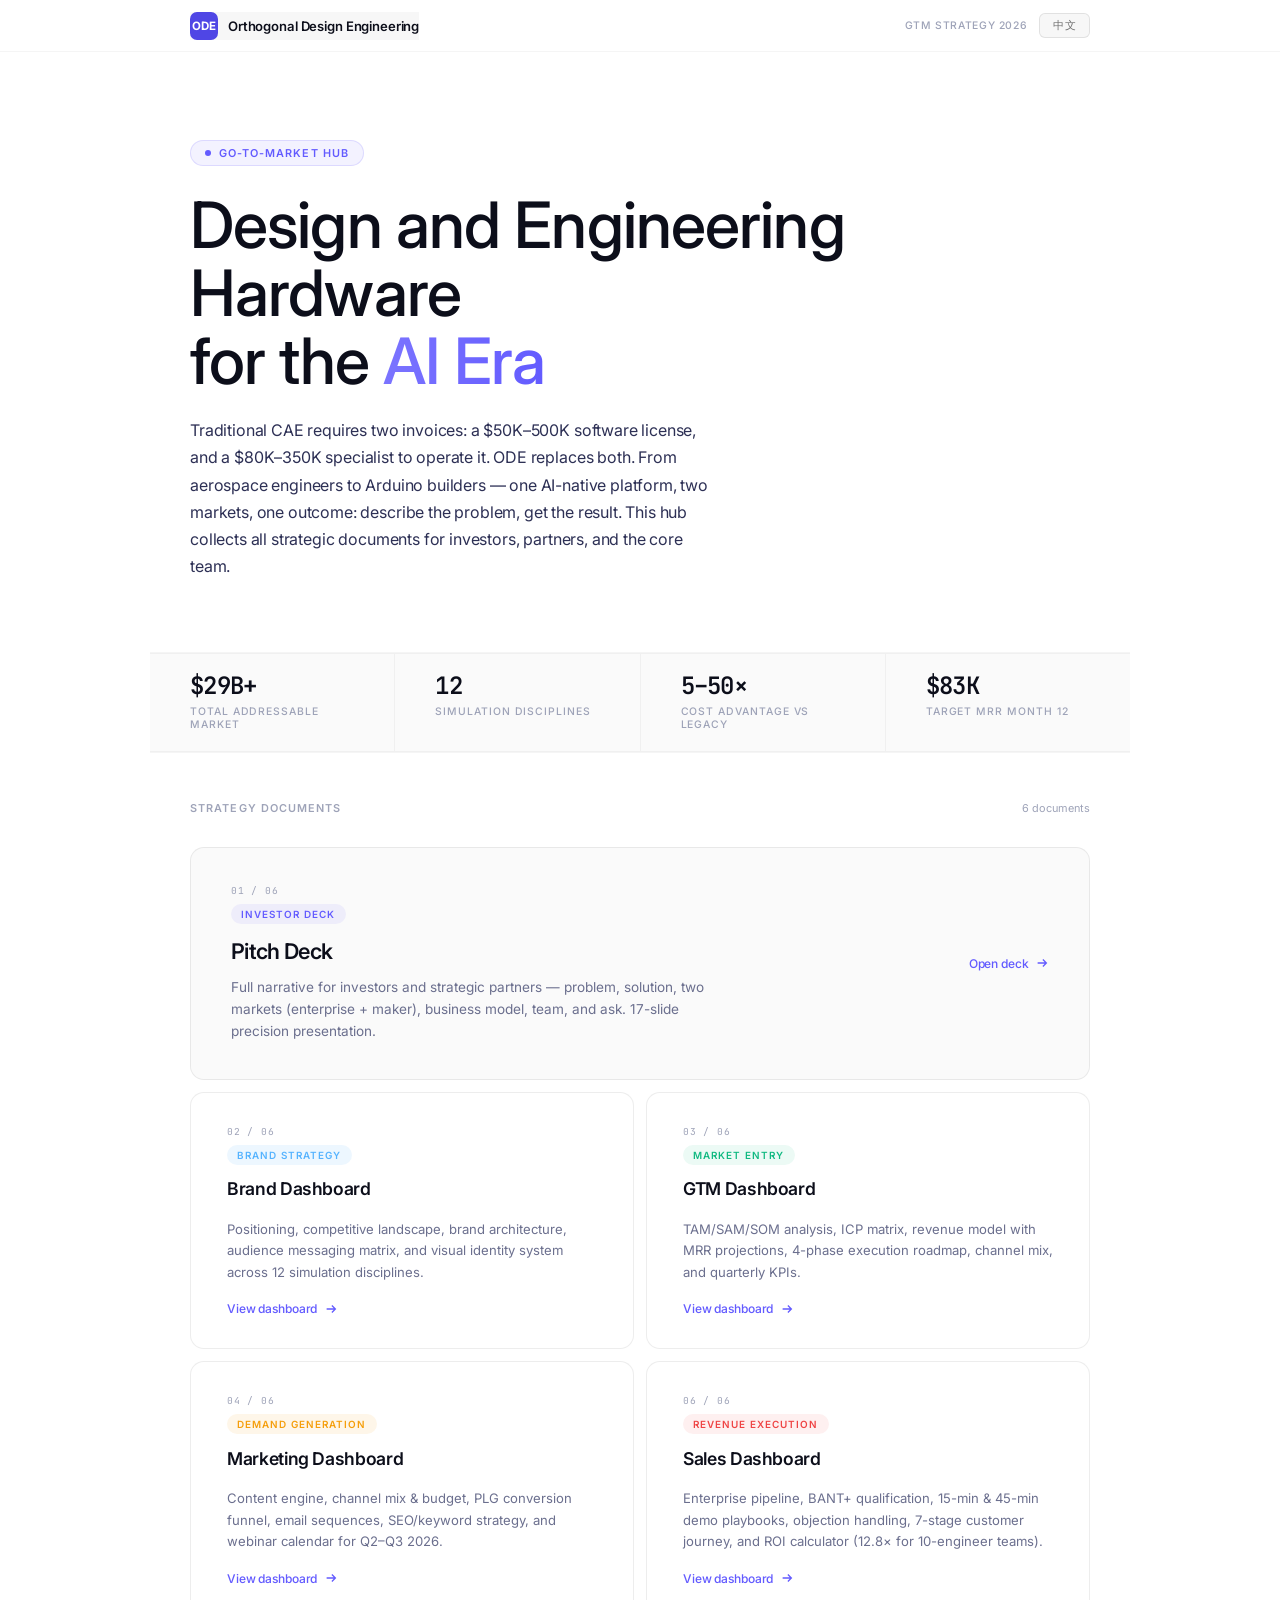
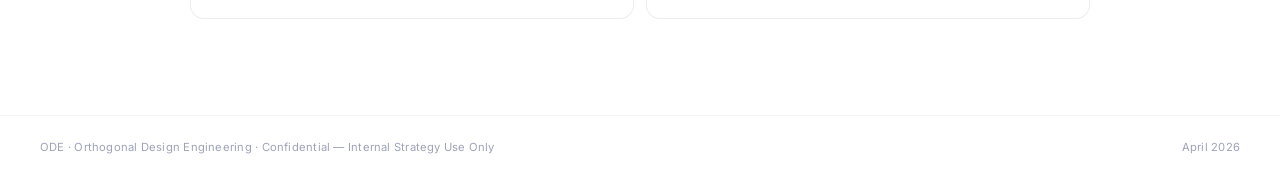
<file: deck/index.html>
<!DOCTYPE html>
<html lang="en">
<head>
<meta charset="UTF-8">
<meta name="viewport" content="width=device-width, initial-scale=1.0">
<title>ODE — Go-To-Market Hub</title>
<link rel="preconnect" href="https://fonts.googleapis.com">
<link href="https://fonts.googleapis.com/css2?family=Inter:wght@300;400;500;600;700;800&family=JetBrains+Mono:wght@400;500&display=swap" rel="stylesheet">
<style>
*,*::before,*::after{box-sizing:border-box;margin:0;padding:0}

:root{
  --bg:#FFFFFF;
  --surface:#F7F8FC;
  --surface2:#ECEEF6;
  --surface3:#E0E3EF;
  --text:#0C0E1A;
  --text2:#2D3055;
  --text3:#6B6F8E;
  --text4:#9EA3B8;
  --accent:#635BFF;
  --accent-bg:#4F46E5;
  --accent-hover:#7B74FF;
  --border:rgba(12,14,26,0.08);
  --border-s:rgba(12,14,26,0.05);
  --font:'Inter',-apple-system,BlinkMacSystemFont,sans-serif;
  --mono:'JetBrains Mono',ui-monospace,'SF Mono',Menlo,monospace;
}

html{scroll-behavior:smooth}
body{
  font-family:var(--font);
  font-feature-settings:normal;
  background:var(--bg);
  color:var(--text);
  -webkit-font-smoothing:antialiased;
  min-height:100vh;
}

/* ── NAV ── */
.nav{
  position:sticky;top:0;z-index:100;
  background:rgba(255,255,255,0.92);
  backdrop-filter:blur(20px);
  border-bottom:1px solid var(--border-s);
  padding:0 max(2.5rem, calc((100% - 980px) / 2 + 2.5rem));
  display:flex;align-items:center;justify-content:space-between;
  height:52px;
}
.nav-brand{
  display:flex;align-items:center;gap:10px;
  text-decoration:none;
}
.nav-mark{
  width:28px;height:28px;
  background:var(--accent-bg);
  border-radius:7px;
  display:flex;align-items:center;justify-content:center;
  font-size:.72rem;font-weight:700;color:white;
  letter-spacing:-.02em;
  flex-shrink:0;
}
.nav-name{font-size:.82rem;font-weight:590;color:var(--text);letter-spacing:-.01em}
.nav-sub{font-size:.72rem;font-weight:400;color:var(--text4);margin-left:2px}
.nav-right{display:flex;align-items:center;gap:.75rem}
.nav-tag{
  font-size:.65rem;font-weight:510;
  color:var(--text4);
  letter-spacing:.06em;text-transform:uppercase;
}

/* ── LANG TOGGLE ── */
#lang-btn{
  padding:.28rem .8rem;
  background:rgba(12,14,26,0.03);
  color:var(--text2);
  border:1px solid var(--border);
  border-radius:6px;
  font-size:.7rem;font-weight:590;
  cursor:pointer;
  font-family:var(--font);
  font-feature-settings:normal;
  letter-spacing:.05em;
  transition:background .18s,color .18s;
}
#lang-btn:hover{background:rgba(12,14,26,0.06);color:var(--text)}

/* ── HERO ── */
.hero{
  max-width:980px;
  margin:0 auto;
  padding:5.5rem 2.5rem 4.5rem;
}
.hero-eyebrow{
  display:inline-flex;align-items:center;gap:.5rem;
  font-size:.68rem;font-weight:590;
  color:var(--accent);
  letter-spacing:.1em;text-transform:uppercase;
  margin-bottom:1.6rem;
  padding:.3rem .85rem;
  background:rgba(99,91,255,0.08);
  border:1px solid rgba(99,91,255,0.16);
  border-radius:9999px;
}
.hero-eyebrow::before{
  content:'';display:block;
  width:6px;height:6px;border-radius:50%;
  background:var(--accent);
}
.hero-title{
  font-size:clamp(2.8rem,5vw,4rem);
  font-weight:510;
  line-height:1.06;
  letter-spacing:-0.88px;
  color:var(--text);
  margin-bottom:1.4rem;
}
.hero-title em{
  font-style:normal;
  background:linear-gradient(90deg,var(--accent-hover),var(--accent));
  -webkit-background-clip:text;-webkit-text-fill-color:transparent;
  background-clip:text;
}
.hero-sub{
  font-size:1rem;
  font-weight:400;
  line-height:1.7;
  color:var(--text3);
  max-width:520px;
  letter-spacing:-.01em;
}

/* ── DIVIDER ── */
.divider{
  max-width:980px;margin:0 auto;
  border:none;border-top:1px solid var(--border-s);
}

/* ── DOCS GRID ── */
.docs-section{
  max-width:980px;margin:0 auto;
  padding:3rem 2.5rem 6rem;
}
.docs-header{
  display:flex;align-items:baseline;justify-content:space-between;
  margin-bottom:2rem;
}
.docs-label{
  font-size:.68rem;font-weight:590;
  color:var(--text4);
  letter-spacing:.1em;text-transform:uppercase;
}
.docs-count{font-size:.68rem;color:var(--text4)}

/* Pitch Deck — wide hero card */
.card-hero{
  display:grid;grid-template-columns:1fr auto;
  align-items:center;gap:2rem;
  background:rgba(12,14,26,0.02);
  border:1px solid var(--border);
  border-radius:14px;
  padding:2.25rem 2.5rem;
  margin-bottom:12px;
  text-decoration:none;
  transition:background .2s,border-color .2s;
  cursor:pointer;
  position:relative;
  overflow:hidden;
}
.card-hero::before{
  content:'';position:absolute;
  inset:0;opacity:0;
  background:radial-gradient(ellipse at 20% 50%,rgba(99,91,255,0.06),transparent 60%);
  transition:opacity .4s;
}
.card-hero:hover{background:rgba(12,14,26,0.04);border-color:rgba(12,14,26,0.12)}
.card-hero:hover::before{opacity:1}

/* 4 secondary cards */
.docs-grid{
  display:grid;
  grid-template-columns:repeat(2,1fr);
  gap:12px;
  margin-top:0;
}
.card{
  background:rgba(12,14,26,0.02);
  border:1px solid var(--border);
  border-radius:14px;
  padding:2rem 2.25rem;
  text-decoration:none;
  transition:background .2s,border-color .2s;
  cursor:pointer;
  display:flex;flex-direction:column;gap:1.1rem;
  position:relative;overflow:hidden;
}
.card::before{
  content:'';position:absolute;inset:0;opacity:0;
  background:radial-gradient(ellipse at 0% 0%,rgba(99,91,255,0.05),transparent 60%);
  transition:opacity .4s;
}
.card:hover{background:rgba(12,14,26,0.03);border-color:rgba(12,14,26,0.12)}
.card:hover::before{opacity:1}

/* Card internals */
.card-badge{
  display:inline-flex;align-items:center;gap:.35rem;
  font-size:.62rem;font-weight:590;
  letter-spacing:.1em;text-transform:uppercase;
  padding:.25rem .65rem;
  border-radius:9999px;
  width:fit-content;
}
.badge-violet{background:rgba(99,91,255,0.10);color:var(--accent)}
.badge-blue{background:rgba(85,179,255,0.1);color:#55b3ff}
.badge-green{background:rgba(16,185,129,0.1);color:#10b981}
.badge-amber{background:rgba(251,191,36,0.1);color:#fbbf24}
.badge-rose{background:rgba(251,113,133,0.1);color:#fb7185}

.card-num{
  font-family:var(--mono);
  font-size:.6rem;font-weight:400;
  color:var(--text4);
  letter-spacing:.08em;
  margin-bottom:.3rem;
}
.card-title{
  font-size:1.1rem;font-weight:590;
  color:var(--text);
  letter-spacing:-.02em;
  line-height:1.3;
}
.card-title-zh{display:none}
.card-desc{
  font-size:.82rem;font-weight:400;
  color:var(--text3);
  line-height:1.65;
  flex:1;
}
.card-arrow{
  display:flex;align-items:center;gap:.4rem;
  font-size:.75rem;font-weight:510;
  color:var(--accent);
  letter-spacing:-.01em;
  margin-top:auto;
  transition:gap .2s;
}
a:hover .card-arrow{gap:.6rem}
.card-arrow svg{width:14px;height:14px;flex-shrink:0}

/* hero card overrides */
.card-hero .ch-left{}
.card-hero .ch-right{
  display:flex;flex-direction:column;align-items:flex-end;gap:.6rem;
}
.card-hero .card-title{font-size:1.35rem;letter-spacing:-.03em}
.card-hero .card-desc{color:var(--text3);font-size:.85rem;max-width:480px}

/* ── STATS BAR ── */
.stats{
  display:flex;
  border-top:1px solid var(--border-s);
  border-bottom:1px solid var(--border-s);
  background:rgba(12,14,26,0.02);
}
.stat-item{
  flex:1;
  padding:1.25rem 2.5rem;
  border-right:1px solid var(--border-s);
}
.stat-item:last-child{border-right:none}
.stat-val{
  font-family:var(--mono);
  font-size:1.5rem;font-weight:590;
  color:var(--text);
  letter-spacing:-.03em;
  line-height:1;
}
.stat-key{
  font-size:.65rem;font-weight:510;
  color:var(--text4);
  letter-spacing:.09em;text-transform:uppercase;
  margin-top:.4rem;
}

/* ── FOOTER ── */
.footer{
  border-top:1px solid var(--border-s);
  padding:1.5rem 2.5rem;
  display:flex;align-items:center;justify-content:space-between;
  max-width:100%;
}
.footer-txt{
  font-size:.7rem;color:var(--text4);
  letter-spacing:.02em;
}

@media(max-width:680px){
  .hero{padding:3.5rem 1.25rem 3rem}
  .hero-title{font-size:2.2rem;letter-spacing:-.6px}
  .docs-section{padding:2rem 1.25rem 4rem}
  .card-hero{grid-template-columns:1fr}
  .card-hero .ch-right{align-items:flex-start}
  .docs-grid{grid-template-columns:1fr}
  .stats{flex-wrap:wrap}
  .stat-item{flex:0 0 50%;border-bottom:1px solid var(--border-s)}
  .nav{padding:0 1.25rem}
  .nav-sub{display:none}
}
</style>
<link rel="stylesheet" href="deck-theme.css">
</head>
<body>

<!-- NAV -->
<nav class="nav">
  <a href="#" class="nav-brand">
    <div class="nav-mark">ODE</div>
    <span class="nav-name" data-en="Orthogonal Design Engineering" data-zh="正交设计工程">Orthogonal Design Engineering</span>
  </a>
  <div class="nav-right">
    <span class="nav-tag" data-en="GTM Strategy 2026" data-zh="市场策略 2026">GTM Strategy 2026</span>
    <button id="lang-btn" onclick="toggleLang()">中文</button>
  </div>
</nav>

<!-- HERO -->
<section class="hero">
  <div class="hero-eyebrow" data-en="Go-To-Market Hub" data-zh="市场进入中心">Go-To-Market Hub</div>
  <h1 class="hero-title">
    <span data-en="Design and Engineering Hardware<br>for the <em>AI Era</em>" data-zh="<em>AI 时代</em>的<br>硬件设计及研发">Design and Engineering Hardware<br>for the <em>AI Era</em></span>
  </h1>
  <p class="hero-sub" data-en="Traditional CAE requires two invoices: a $50K–500K software license, and a $80K–350K specialist to operate it. ODE replaces both. From aerospace engineers to Arduino builders — one AI-native platform, two markets, one outcome: describe the problem, get the result. This hub collects all strategic documents for investors, partners, and the core team." data-zh="传统 CAE 需要两张账单：$50K–500K 的软件许可证，以及 $80K–350K 的专家才能运行它。ODE 同时替代两者。从航空工程师到 Arduino 创客——一个 AI 原生平台，双市场，同一结果：描述问题，获得答案。本中心汇聚面向投资人、合作伙伴和核心团队的全部战略文档。">Traditional CAE requires two invoices: a $50K–500K software license, and a $80K–350K specialist to operate it. ODE replaces both. From aerospace engineers to Arduino builders — one AI-native platform, two markets, one outcome: describe the problem, get the result. This hub collects all strategic documents for investors, partners, and the core team.</p>
</section>

<hr class="divider">

<!-- STATS -->
<div class="stats" style="max-width:980px;margin:0 auto">
  <div class="stat-item">
    <div class="stat-val">$29B+</div>
    <div class="stat-key" data-en="Total Addressable Market" data-zh="总目标市场">Total Addressable Market</div>
  </div>
  <div class="stat-item">
    <div class="stat-val">12</div>
    <div class="stat-key" data-en="Simulation Disciplines" data-zh="仿真学科数">Simulation Disciplines</div>
  </div>
  <div class="stat-item">
    <div class="stat-val">5–50×</div>
    <div class="stat-key" data-en="Cost Advantage vs Legacy" data-zh="相对传统工具成本优势">Cost Advantage vs Legacy</div>
  </div>
  <div class="stat-item">
    <div class="stat-val">$83K</div>
    <div class="stat-key" data-en="Target MRR Month 12" data-zh="第12月目标月收入">Target MRR Month 12</div>
  </div>
</div>

<hr class="divider">

<!-- DOCUMENTS -->
<section class="docs-section">
  <div class="docs-header">
    <span class="docs-label" data-en="Strategy Documents" data-zh="战略文档">Strategy Documents</span>
    <span class="docs-count" data-en="6 documents" data-zh="6 份文档">6 documents</span>
  </div>

  <!-- Pitch Deck — hero card -->
  <a class="card-hero" href="pitch-deck.html">
    <div class="ch-left">
      <div class="card-num">01 / 06</div>
      <div class="card-badge badge-violet" data-en="Investor Deck" data-zh="投资人材料">Investor Deck</div>
      <div style="height:.85rem"></div>
      <div class="card-title" data-en="Pitch Deck" data-zh="融资演示文稿">Pitch Deck</div>
      <div style="height:.65rem"></div>
      <div class="card-desc" data-en="Full narrative for investors and strategic partners — problem, solution, two markets (enterprise + maker), business model, team, and ask. 17-slide precision presentation." data-zh="面向投资人和战略合作伙伴的完整叙事——问题、解决方案、双市场（企业版+创客版）、商业模式、团队与融资需求。17 张精准演示幻灯片。">Full narrative for investors and strategic partners — problem, solution, two markets (enterprise + maker), business model, team, and ask. 17-slide precision presentation.</div>
    </div>
    <div class="ch-right">
      <div class="card-arrow">
        <span data-en="Open deck" data-zh="打开演示">Open deck</span>
        <svg viewBox="0 0 16 16" fill="none" stroke="currentColor" stroke-width="1.5">
          <path d="M3 8h10M9 4l4 4-4 4"/>
        </svg>
      </div>
    </div>
  </a>

  <!-- 4 Dashboard cards -->
  <div class="docs-grid">

    <!-- Brand -->
    <a class="card" href="brand-dashboard.html">
      <div>
        <div class="card-num">02 / 06</div>
        <div class="card-badge badge-blue" data-en="Brand Strategy" data-zh="品牌战略">Brand Strategy</div>
        <div style="height:.85rem"></div>
        <div class="card-title" data-en="Brand Dashboard" data-zh="品牌战略看板">Brand Dashboard</div>
      </div>
      <div class="card-desc" data-en="Positioning, competitive landscape, brand architecture, audience messaging matrix, and visual identity system across 12 simulation disciplines." data-zh="定位策略、竞争格局、品牌架构、受众传播矩阵，以及覆盖 12 个仿真学科的视觉识别系统。">Positioning, competitive landscape, brand architecture, audience messaging matrix, and visual identity system across 12 simulation disciplines.</div>
      <div class="card-arrow">
        <span data-en="View dashboard" data-zh="查看看板">View dashboard</span>
        <svg viewBox="0 0 16 16" fill="none" stroke="currentColor" stroke-width="1.5">
          <path d="M3 8h10M9 4l4 4-4 4"/>
        </svg>
      </div>
    </a>

    <!-- GTM -->
    <a class="card" href="gtm-dashboard.html">
      <div>
        <div class="card-num">03 / 06</div>
        <div class="card-badge badge-green" data-en="Market Entry" data-zh="市场进入">Market Entry</div>
        <div style="height:.85rem"></div>
        <div class="card-title" data-en="GTM Dashboard" data-zh="市场进入看板">GTM Dashboard</div>
      </div>
      <div class="card-desc" data-en="TAM/SAM/SOM analysis, ICP matrix, revenue model with MRR projections, 4-phase execution roadmap, channel mix, and quarterly KPIs." data-zh="TAM/SAM/SOM 分析、理想客户画像矩阵、含月收入预测的收入模型、四阶段执行路线图、渠道组合及季度 KPI。">TAM/SAM/SOM analysis, ICP matrix, revenue model with MRR projections, 4-phase execution roadmap, channel mix, and quarterly KPIs.</div>
      <div class="card-arrow">
        <span data-en="View dashboard" data-zh="查看看板">View dashboard</span>
        <svg viewBox="0 0 16 16" fill="none" stroke="currentColor" stroke-width="1.5">
          <path d="M3 8h10M9 4l4 4-4 4"/>
        </svg>
      </div>
    </a>

    <!-- Marketing -->
    <a class="card" href="marketing-dashboard.html">
      <div>
        <div class="card-num">04 / 06</div>
        <div class="card-badge badge-amber" data-en="Demand Generation" data-zh="需求生成">Demand Generation</div>
        <div style="height:.85rem"></div>
        <div class="card-title" data-en="Marketing Dashboard" data-zh="营销战略看板">Marketing Dashboard</div>
      </div>
      <div class="card-desc" data-en="Content engine, channel mix & budget, PLG conversion funnel, email sequences, SEO/keyword strategy, and webinar calendar for Q2–Q3 2026." data-zh="内容引擎、渠道组合与预算、产品主导增长转化漏斗、邮件序列、SEO/关键词策略及 2026 年 Q2–Q3 网络研讨会日历。">Content engine, channel mix & budget, PLG conversion funnel, email sequences, SEO/keyword strategy, and webinar calendar for Q2–Q3 2026.</div>
      <div class="card-arrow">
        <span data-en="View dashboard" data-zh="查看看板">View dashboard</span>
        <svg viewBox="0 0 16 16" fill="none" stroke="currentColor" stroke-width="1.5">
          <path d="M3 8h10M9 4l4 4-4 4"/>
        </svg>
      </div>
    </a>

    <!-- Brand Identity (temporarily hidden)
    <a class="card" href="brand-identity.html" style="border-color:rgba(99,91,255,0.20)">
      <div>
        <div class="card-num">05 / 06</div>
        <div class="card-badge" style="background:rgba(99,91,255,0.10);color:#635BFF" data-en="Visual Identity" data-zh="视觉识别">Visual Identity</div>
        <div style="height:.85rem"></div>
        <div class="card-title" data-en="ode. Brand System" data-zh="ode. 品牌系统">ode. Brand System</div>
      </div>
      <div class="card-desc" data-en="Dual-brand architecture (Orthogonal company + ode. product), signal color system, wordmark rules, typography, voice & tone, and brand-in-use applications." data-zh="双层品牌架构（Orthogonal 公司品牌 + ode. 产品品牌）、信号色系统、字标规范、字体、语调指南及品牌应用示例。">Dual-brand architecture (Orthogonal company + ode. product), signal color system, wordmark rules, typography, voice & tone, and brand-in-use applications.</div>
      <div class="card-arrow" style="color:#635BFF">
        <span data-en="View identity" data-zh="查看品牌">View identity</span>
        <svg viewBox="0 0 16 16" fill="none" stroke="currentColor" stroke-width="1.5">
          <path d="M3 8h10M9 4l4 4-4 4"/>
        </svg>
      </div>
    </a>
    -->

    <!-- Sales -->
    <a class="card" href="sales-dashboard.html">
      <div>
        <div class="card-num">06 / 06</div>
        <div class="card-badge badge-rose" data-en="Revenue Execution" data-zh="营收执行">Revenue Execution</div>
        <div style="height:.85rem"></div>
        <div class="card-title" data-en="Sales Dashboard" data-zh="销售战略看板">Sales Dashboard</div>
      </div>
      <div class="card-desc" data-en="Enterprise pipeline, BANT+ qualification, 15-min & 45-min demo playbooks, objection handling, 7-stage customer journey, and ROI calculator (12.8× for 10-engineer teams)." data-zh="企业销售漏斗、BANT+ 客户资质评估、15 分钟与 45 分钟演示剧本、异议处理手册、7 阶段客户旅程及 ROI 计算器（10 人工程团队 12.8 倍回报）。">Enterprise pipeline, BANT+ qualification, 15-min & 45-min demo playbooks, objection handling, 7-stage customer journey, and ROI calculator (12.8× for 10-engineer teams).</div>
      <div class="card-arrow">
        <span data-en="View dashboard" data-zh="查看看板">View dashboard</span>
        <svg viewBox="0 0 16 16" fill="none" stroke="currentColor" stroke-width="1.5">
          <path d="M3 8h10M9 4l4 4-4 4"/>
        </svg>
      </div>
    </a>

  </div>
</section>

<!-- FOOTER -->
<footer class="footer">
  <span class="footer-txt" data-en="ODE · Orthogonal Design Engineering · Confidential — Internal Strategy Use Only" data-zh="ODE · 正交设计工程 · 保密文件 — 仅供内部战略使用">ODE · Orthogonal Design Engineering · Confidential — Internal Strategy Use Only</span>
  <span class="footer-txt" data-en="April 2026" data-zh="2026年4月">April 2026</span>
</footer>

<script>
(function(){
  let _lang='en';
  window.toggleLang=function(){
    _lang=_lang==='en'?'zh':'en';
    document.querySelectorAll('[data-zh]').forEach(el=>{
      el.innerHTML=_lang==='zh'?el.getAttribute('data-zh'):el.getAttribute('data-en');
    });
    document.getElementById('lang-btn').textContent=_lang==='en'?'中文':'EN';
    document.documentElement.lang=_lang;
  };
})();
</script>
</body>
</html>
</file>
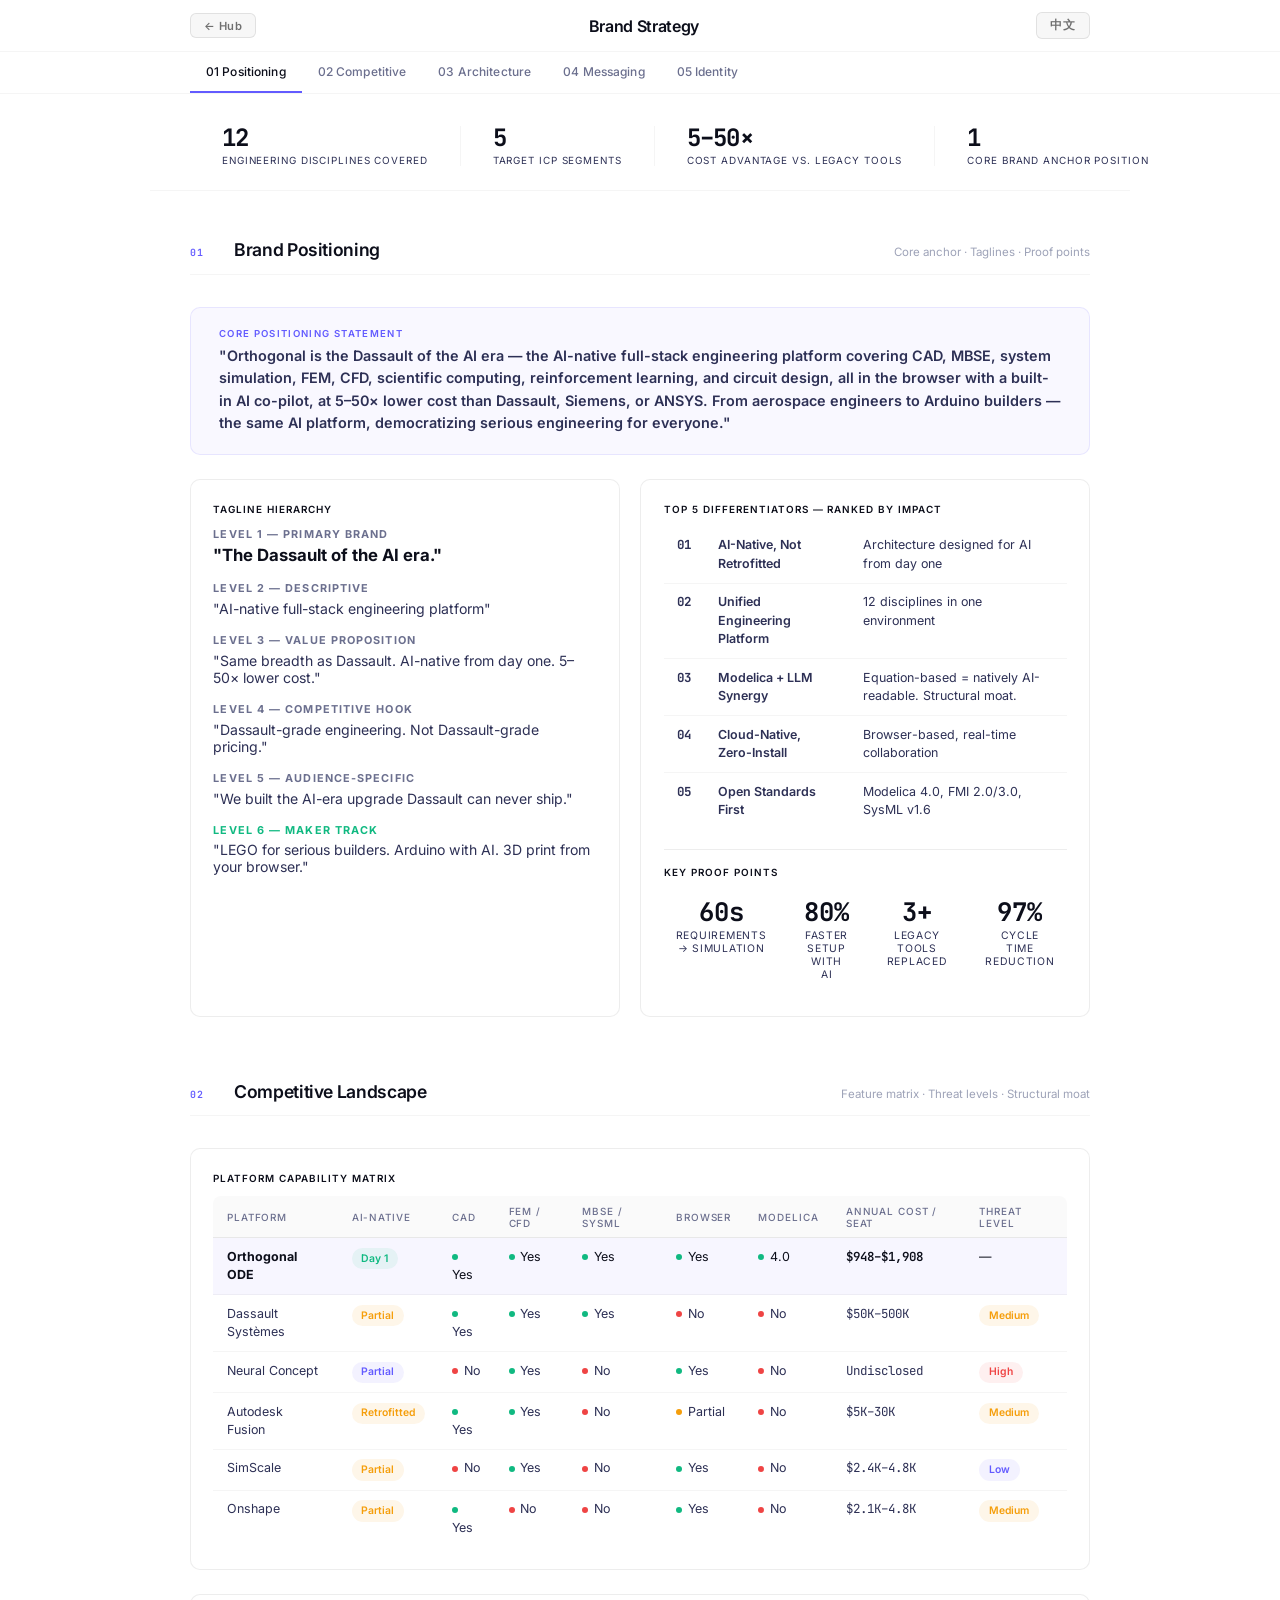
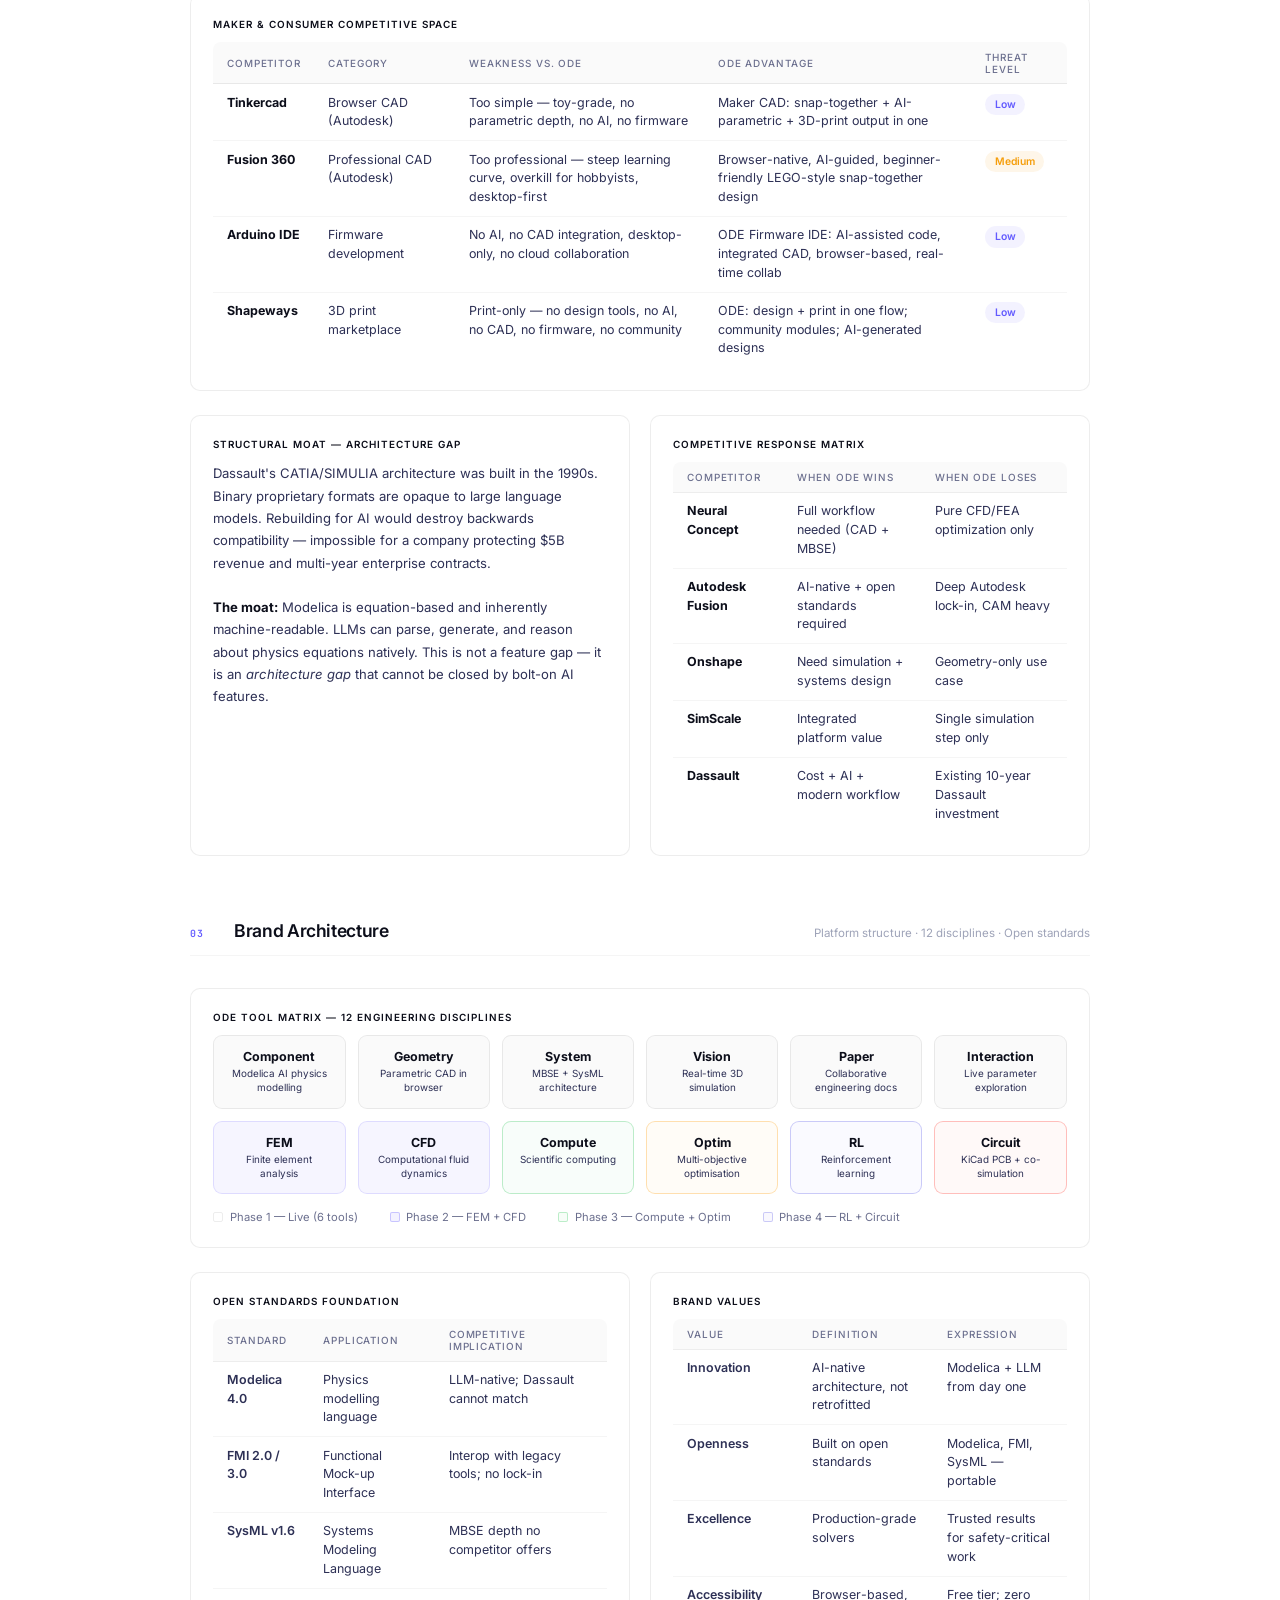
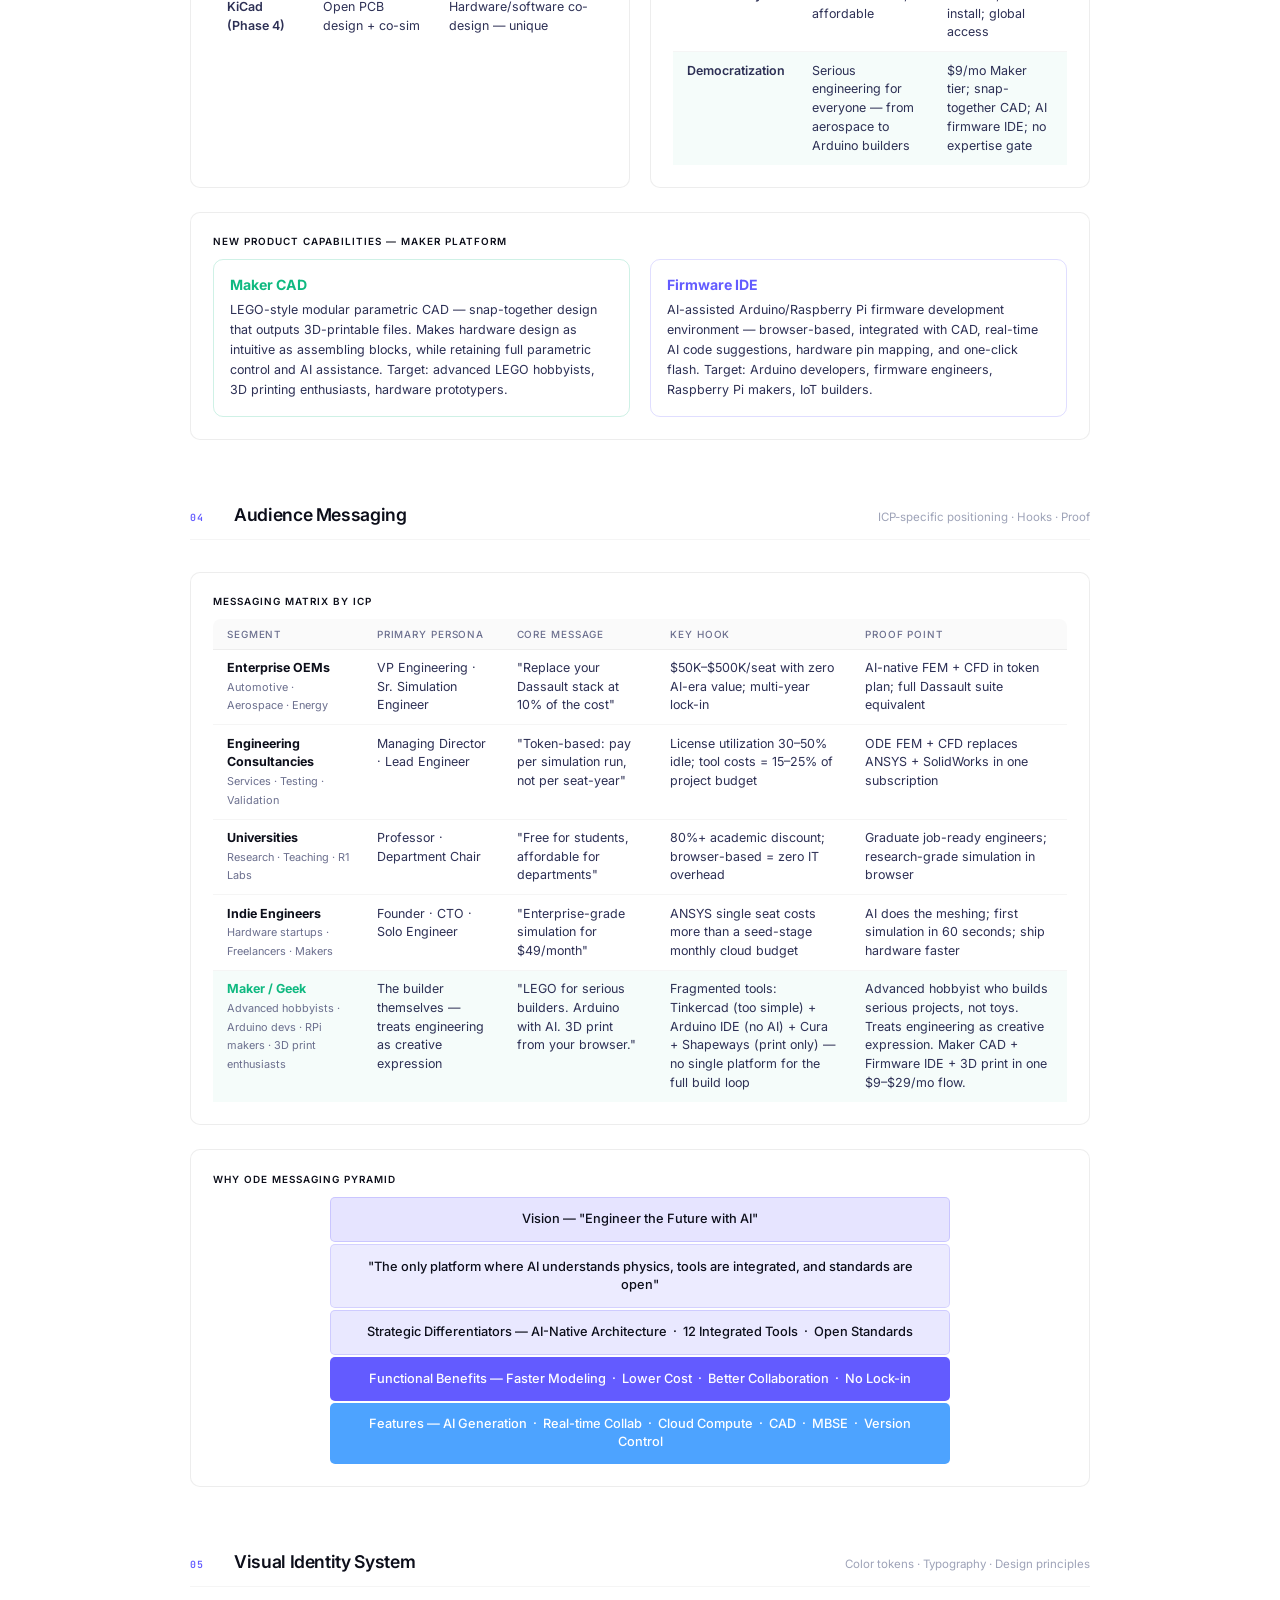
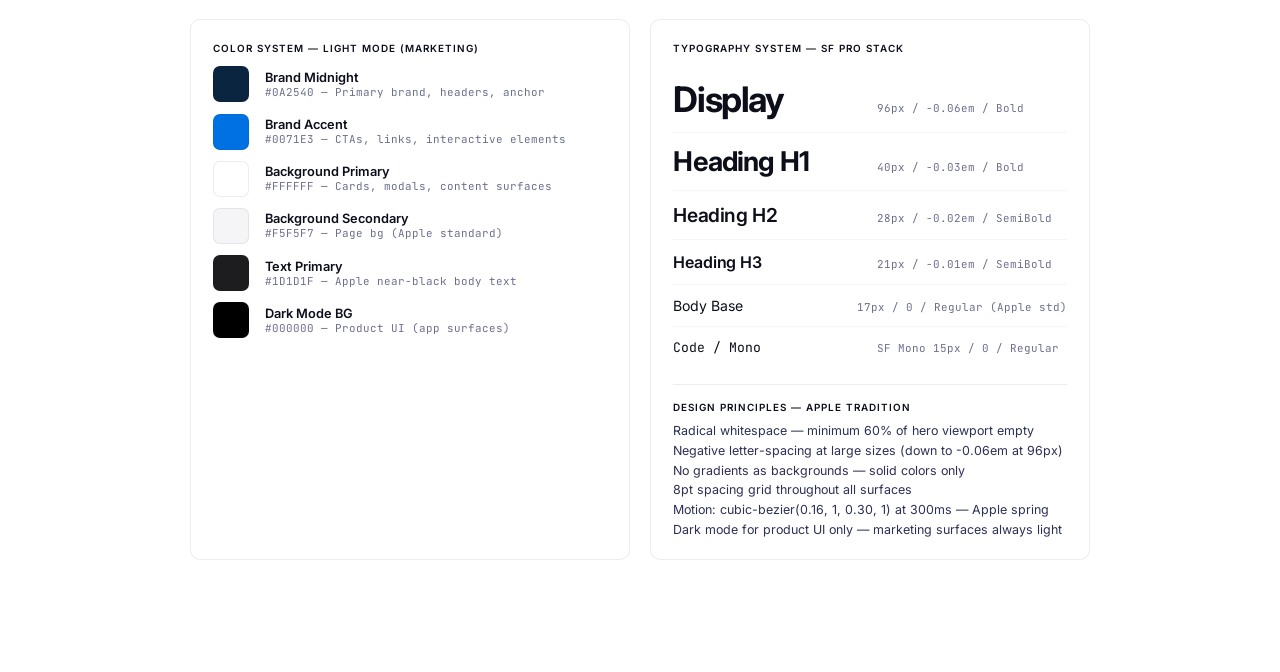
<file: deck/brand-dashboard.html>
<!DOCTYPE html>
<html lang="en">
<head>
<meta charset="UTF-8">
<meta name="viewport" content="width=device-width, initial-scale=1.0">
<title>ODE — Brand Strategy Dashboard</title>
<link rel="preconnect" href="https://fonts.googleapis.com">
<link href="https://fonts.googleapis.com/css2?family=Inter:wght@300;400;500;600;700;800&family=JetBrains+Mono:wght@400;500&display=swap" rel="stylesheet">
<style>
@import url("gtm-sales-base.css");
.g6{display:grid;grid-template-columns:repeat(6,1fr);gap:.75rem}
.swatch{width:36px;height:36px;border-radius:7px;border:1px solid var(--border);flex-shrink:0}
.tool-cell{background:rgba(12,14,26,0.02);border:1px solid var(--border);border-radius:9px;padding:.8rem;text-align:center}
.tc-name{font-size:.78rem;font-weight:700;margin-bottom:.2rem}
.tc-sub{font-size:.62rem;color:var(--text3);line-height:1.4}
.pyramid{display:flex;flex-direction:column;gap:2px;max-width:620px;margin:0 auto}
.pyr-row{display:flex;align-items:center;justify-content:center;padding:.8rem 1.25rem;color:var(--text);font-size:.8rem;font-weight:500;text-align:center;border-radius:5px;line-height:1.4}
.type-row{display:flex;align-items:baseline;gap:1.5rem;padding:.75rem 0;border-bottom:1px solid var(--border-s)}
.type-row:last-child{border-bottom:none}
.stat-mini{text-align:center;padding:.75rem}
.sm-num{font-size:1.6rem;font-weight:700;color:var(--text);font-family:var(--mono);line-height:1}
.sm-lbl{font-size:.65rem;color:var(--text3);margin-top:.25rem;text-transform:uppercase;letter-spacing:.07em}
@media(max-width:900px){.g6{grid-template-columns:repeat(3,1fr)}}
</style>
<link rel="stylesheet" href="deck-theme.css">
</head>
<body>

<div class="page-header" style="display:flex;align-items:center">
  <a href="index.html" style="padding:.28rem .8rem;background:rgba(12,14,26,.05);color:rgba(12,14,26,.6);border:1px solid rgba(12,14,26,.12);border-radius:6px;font-size:.7rem;font-weight:590;text-decoration:none;letter-spacing:.04em;flex-shrink:0;margin-right:1.25rem;white-space:nowrap;transition:background .18s,color .18s" onmouseover="this.style.background='rgba(12,14,26,.10)';this.style.color='rgba(12,14,26,.9)'" onmouseout="this.style.background='rgba(12,14,26,.05)';this.style.color='rgba(12,14,26,.6)'" data-en="← Hub" data-zh="← 主页">← Hub</a>
  <div>
    <div class="ph-eyebrow">Orthogonal Design Engineering · ODE</div>
    <div class="ph-title" data-en="Brand Strategy" data-zh="品牌策略">Brand Strategy</div>
  </div>
  <div class="ph-meta" data-en="April 2026 &nbsp;·&nbsp; Internal Confidential<br>Positioning · Architecture · Messaging · Identity" data-zh="2026年4月 &nbsp;·&nbsp; 内部保密文件<br>定位 · 架构 · 消息传递 · 视觉识别">April 2026 &nbsp;·&nbsp; Internal Confidential<br>Positioning · Architecture · Messaging · Identity</div>
  <button id="lang-btn" onclick="toggleLang()" style="padding:.3rem .85rem;background:rgba(12,14,26,.08);color:var(--text);border:1px solid rgba(12,14,26,.15);border-radius:6px;font-size:.72rem;font-weight:600;cursor:pointer;font-family:inherit;letter-spacing:.04em;transition:background .2s;flex-shrink:0;align-self:center;margin-left:1.5rem">中文</button>
</div>

<nav class="dash-nav" id="nav">
  <a href="#positioning" class="nav-item active" data-en="01 Positioning" data-zh="01 品牌定位">01 Positioning</a>
  <a href="#competitive" class="nav-item" data-en="02 Competitive" data-zh="02 竞争格局">02 Competitive</a>
  <a href="#architecture" class="nav-item" data-en="03 Architecture" data-zh="03 品牌架构">03 Architecture</a>
  <a href="#messaging" class="nav-item" data-en="04 Messaging" data-zh="04 消息传递">04 Messaging</a>
  <a href="#identity" class="nav-item" data-en="05 Identity" data-zh="05 视觉识别">05 Identity</a>
</nav>

<div class="stats-bar">
  <div class="stat-cell"><div class="stat-num">12</div><div class="stat-lbl" data-en="Engineering disciplines covered" data-zh="工程学科覆盖">Engineering disciplines covered</div></div>
  <div class="stat-cell"><div class="stat-num">5</div><div class="stat-lbl" data-en="Target ICP segments" data-zh="目标客户画像数量">Target ICP segments</div></div>
  <div class="stat-cell"><div class="stat-num">5–50×</div><div class="stat-lbl" data-en="Cost advantage vs. legacy tools" data-zh="相比传统工具的成本优势">Cost advantage vs. legacy tools</div></div>
  <div class="stat-cell"><div class="stat-num">1</div><div class="stat-lbl" data-en="Core brand anchor position" data-zh="核心品牌锚点定位">Core brand anchor position</div></div>
</div>

<main class="dash-main">

  <!-- 01 POSITIONING -->
  <section class="section" id="positioning">
    <div class="sec-hd">
      <span class="sec-num">01</span>
      <span class="sec-title" data-en="Brand Positioning" data-zh="品牌定位">Brand Positioning</span>
      <span class="sec-sub" data-en="Core anchor · Taglines · Proof points" data-zh="核心锚点 · 标语体系 · 证明点">Core anchor · Taglines · Proof points</span>
    </div>

    <div class="insight">
      <div class="ins-label" data-en="Core Positioning Statement" data-zh="核心定位声明">Core Positioning Statement</div>
      <div class="ins-text" data-en='"Orthogonal is the Dassault of the AI era — the AI-native full-stack engineering platform covering CAD, MBSE, system simulation, FEM, CFD, scientific computing, reinforcement learning, and circuit design, all in the browser with a built-in AI co-pilot, at 5–50× lower cost than Dassault, Siemens, or ANSYS. From aerospace engineers to Arduino builders — the same AI platform, democratizing serious engineering for everyone."' data-zh='"Orthogonal 是AI时代的Dassault — AI原生全栈工程平台，涵盖CAD、MBSE、系统仿真、FEM、CFD、科学计算、强化学习和电路设计，全部在浏览器中运行，内置AI协驾，成本比Dassault、Siemens或ANSYS低5–50倍。从航空航天工程师到Arduino开发者——同一AI平台，让严肃工程面向所有人。"'>"Orthogonal is the Dassault of the AI era — the AI-native full-stack engineering platform covering CAD, MBSE, system simulation, FEM, CFD, scientific computing, reinforcement learning, and circuit design, all in the browser with a built-in AI co-pilot, at 5–50× lower cost than Dassault, Siemens, or ANSYS. From aerospace engineers to Arduino builders — the same AI platform, democratizing serious engineering for everyone."</div>
    </div>

    <div class="g2">
      <div class="card">
        <div class="card-title" data-en="Tagline Hierarchy" data-zh="标语层级体系">Tagline Hierarchy</div>
        <div style="display:flex;flex-direction:column;gap:1rem">
          <div>
            <div style="font-size:.68rem;font-weight:700;text-transform:uppercase;letter-spacing:.1em;color:var(--text3);margin-bottom:.3rem" data-en="Level 1 — Primary Brand" data-zh="第一层 — 主品牌">Level 1 — Primary Brand</div>
            <div style="font-size:1.05rem;font-weight:700;color:var(--text)">"The Dassault of the AI era."</div>
          </div>
          <div>
            <div style="font-size:.68rem;font-weight:700;text-transform:uppercase;letter-spacing:.1em;color:var(--text3);margin-bottom:.3rem" data-en="Level 2 — Descriptive" data-zh="第二层 — 描述性定位">Level 2 — Descriptive</div>
            <div style="font-size:.88rem;color:var(--text2)">"AI-native full-stack engineering platform"</div>
          </div>
          <div>
            <div style="font-size:.68rem;font-weight:700;text-transform:uppercase;letter-spacing:.1em;color:var(--text3);margin-bottom:.3rem" data-en="Level 3 — Value Proposition" data-zh="第三层 — 价值主张">Level 3 — Value Proposition</div>
            <div style="font-size:.88rem;color:var(--text2)">"Same breadth as Dassault. AI-native from day one. 5–50× lower cost."</div>
          </div>
          <div>
            <div style="font-size:.68rem;font-weight:700;text-transform:uppercase;letter-spacing:.1em;color:var(--text3);margin-bottom:.3rem" data-en="Level 4 — Competitive Hook" data-zh="第四层 — 竞争钩子">Level 4 — Competitive Hook</div>
            <div style="font-size:.88rem;color:var(--text2)">"Dassault-grade engineering. Not Dassault-grade pricing."</div>
          </div>
          <div>
            <div style="font-size:.68rem;font-weight:700;text-transform:uppercase;letter-spacing:.1em;color:var(--text3);margin-bottom:.3rem" data-en="Level 5 — Audience-Specific" data-zh="第五层 — 受众专属">Level 5 — Audience-Specific</div>
            <div style="font-size:.88rem;color:var(--text2)">"We built the AI-era upgrade Dassault can never ship."</div>
          </div>
          <div>
            <div style="font-size:.68rem;font-weight:700;text-transform:uppercase;letter-spacing:.1em;color:var(--success);margin-bottom:.3rem" data-en="Level 6 — Maker Track" data-zh="第六层 — 创客专属">Level 6 — Maker Track</div>
            <div style="font-size:.88rem;color:var(--text2)" data-en='"LEGO for serious builders. Arduino with AI. 3D print from your browser."' data-zh='"认真创客的LEGO。AI赋能的Arduino。从浏览器直接3D打印。"'>"LEGO for serious builders. Arduino with AI. 3D print from your browser."</div>
          </div>
        </div>
      </div>
      <div class="card">
        <div class="card-title" data-en="Top 5 Differentiators — Ranked by Impact" data-zh="五大差异化优势 — 按影响力排序">Top 5 Differentiators — Ranked by Impact</div>
        <table class="tbl">
          <tbody>
            <tr><td style="width:24px;font-family:var(--mono);font-weight:700;color:var(--accent)">01</td><td style="font-weight:600;color:var(--text)" data-en="AI-Native, Not Retrofitted" data-zh="AI原生，非改造拼接">AI-Native, Not Retrofitted</td><td style="color:var(--text2)" data-en="Architecture designed for AI from day one" data-zh="架构从第一天起为AI而设计">Architecture designed for AI from day one</td></tr>
            <tr><td style="font-family:var(--mono);font-weight:700;color:var(--accent)">02</td><td style="font-weight:600;color:var(--text)" data-en="Unified Engineering Platform" data-zh="统一工程平台">Unified Engineering Platform</td><td style="color:var(--text2)" data-en="12 disciplines in one environment" data-zh="12个学科在同一环境中">12 disciplines in one environment</td></tr>
            <tr><td style="font-family:var(--mono);font-weight:700;color:var(--accent)">03</td><td style="font-weight:600;color:var(--text)" data-en="Modelica + LLM Synergy" data-zh="Modelica + 大模型协同">Modelica + LLM Synergy</td><td style="color:var(--text2)" data-en="Equation-based = natively AI-readable. Structural moat." data-zh="方程式驱动 = 原生AI可读。结构性护城河。">Equation-based = natively AI-readable. Structural moat.</td></tr>
            <tr><td style="font-family:var(--mono);font-weight:700;color:var(--accent)">04</td><td style="font-weight:600;color:var(--text)" data-en="Cloud-Native, Zero-Install" data-zh="云原生，无需安装">Cloud-Native, Zero-Install</td><td style="color:var(--text2)" data-en="Browser-based, real-time collaboration" data-zh="浏览器端运行，实时协作">Browser-based, real-time collaboration</td></tr>
            <tr><td style="font-family:var(--mono);font-weight:700;color:var(--accent)">05</td><td style="font-weight:600;color:var(--text)" data-en="Open Standards First" data-zh="开放标准优先">Open Standards First</td><td style="color:var(--text2)" data-en="Modelica 4.0, FMI 2.0/3.0, SysML v1.6" data-zh="Modelica 4.0, FMI 2.0/3.0, SysML v1.6">Modelica 4.0, FMI 2.0/3.0, SysML v1.6</td></tr>
          </tbody>
        </table>
        <div style="margin-top:1.25rem;padding-top:1rem;border-top:1px solid var(--border)">
          <div class="card-title" style="margin-bottom:.6rem" data-en="Key Proof Points" data-zh="核心证明数据">Key Proof Points</div>
          <div class="g4">
            <div class="stat-mini"><div class="sm-num">60s</div><div class="sm-lbl" data-en="Requirements → simulation" data-zh="需求到仿真">Requirements → simulation</div></div>
            <div class="stat-mini"><div class="sm-num">80%</div><div class="sm-lbl" data-en="Faster setup with AI" data-zh="AI加速建模">Faster setup with AI</div></div>
            <div class="stat-mini"><div class="sm-num">3+</div><div class="sm-lbl" data-en="Legacy tools replaced" data-zh="替代传统工具数量">Legacy tools replaced</div></div>
            <div class="stat-mini"><div class="sm-num">97%</div><div class="sm-lbl" data-en="Cycle time reduction" data-zh="仿真周期缩短">Cycle time reduction</div></div>
          </div>
        </div>
      </div>
    </div>
  </section>

  <!-- 02 COMPETITIVE -->
  <section class="section" id="competitive">
    <div class="sec-hd">
      <span class="sec-num">02</span>
      <span class="sec-title" data-en="Competitive Landscape" data-zh="竞争格局">Competitive Landscape</span>
      <span class="sec-sub" data-en="Feature matrix · Threat levels · Structural moat" data-zh="功能矩阵 · 威胁等级 · 结构性护城河">Feature matrix · Threat levels · Structural moat</span>
    </div>

    <div class="card">
      <div class="card-title" data-en="Platform Capability Matrix" data-zh="平台能力矩阵">Platform Capability Matrix</div>
      <table class="tbl" style="margin-top:.5rem">
        <thead>
          <tr>
            <th data-en="Platform" data-zh="平台">Platform</th>
            <th data-en="AI-Native" data-zh="AI原生">AI-Native</th>
            <th data-en="CAD" data-zh="CAD">CAD</th>
            <th data-en="FEM / CFD" data-zh="FEM / CFD">FEM / CFD</th>
            <th data-en="MBSE / SysML" data-zh="MBSE / SysML">MBSE / SysML</th>
            <th data-en="Browser" data-zh="浏览器端">Browser</th>
            <th data-en="Modelica" data-zh="Modelica">Modelica</th>
            <th data-en="Annual Cost / Seat" data-zh="年费/席位">Annual Cost / Seat</th>
            <th data-en="Threat Level" data-zh="威胁等级">Threat Level</th>
          </tr>
        </thead>
        <tbody>
          <tr class="hl">
            <td><strong>Orthogonal ODE</strong></td>
            <td><span class="pill p-green">Day 1</span></td>
            <td><span class="d-g dot"></span>Yes</td>
            <td><span class="d-g dot"></span>Yes</td>
            <td><span class="d-g dot"></span>Yes</td>
            <td><span class="d-g dot"></span>Yes</td>
            <td><span class="d-g dot"></span>4.0</td>
            <td style="font-family:var(--mono);color:var(--success);font-weight:600">$948–$1,908</td>
            <td>—</td>
          </tr>
          <tr>
            <td>Dassault Systèmes</td>
            <td><span class="pill p-amber">Partial</span></td>
            <td><span class="d-g dot"></span>Yes</td>
            <td><span class="d-g dot"></span>Yes</td>
            <td><span class="d-g dot"></span>Yes</td>
            <td><span class="d-r dot"></span>No</td>
            <td><span class="d-r dot"></span>No</td>
            <td style="font-family:var(--mono);color:var(--error)">$50K–500K</td>
            <td><span class="pill p-amber">Medium</span></td>
          </tr>
          <tr>
            <td>Neural Concept</td>
            <td><span class="pill p-blue">Partial</span></td>
            <td><span class="d-r dot"></span>No</td>
            <td><span class="d-g dot"></span>Yes</td>
            <td><span class="d-r dot"></span>No</td>
            <td><span class="d-g dot"></span>Yes</td>
            <td><span class="d-r dot"></span>No</td>
            <td style="font-family:var(--mono)">Undisclosed</td>
            <td><span class="pill p-red">High</span></td>
          </tr>
          <tr>
            <td>Autodesk Fusion</td>
            <td><span class="pill p-amber">Retrofitted</span></td>
            <td><span class="d-g dot"></span>Yes</td>
            <td><span class="d-g dot"></span>Yes</td>
            <td><span class="d-r dot"></span>No</td>
            <td><span class="d-a dot"></span>Partial</td>
            <td><span class="d-r dot"></span>No</td>
            <td style="font-family:var(--mono);color:var(--warning)">$5K–30K</td>
            <td><span class="pill p-amber">Medium</span></td>
          </tr>
          <tr>
            <td>SimScale</td>
            <td><span class="pill p-amber">Partial</span></td>
            <td><span class="d-r dot"></span>No</td>
            <td><span class="d-g dot"></span>Yes</td>
            <td><span class="d-r dot"></span>No</td>
            <td><span class="d-g dot"></span>Yes</td>
            <td><span class="d-r dot"></span>No</td>
            <td style="font-family:var(--mono)">$2.4K–4.8K</td>
            <td><span class="pill p-blue">Low</span></td>
          </tr>
          <tr>
            <td>Onshape</td>
            <td><span class="pill p-amber">Partial</span></td>
            <td><span class="d-g dot"></span>Yes</td>
            <td><span class="d-r dot"></span>No</td>
            <td><span class="d-r dot"></span>No</td>
            <td><span class="d-g dot"></span>Yes</td>
            <td><span class="d-r dot"></span>No</td>
            <td style="font-family:var(--mono)">$2.1K–4.8K</td>
            <td><span class="pill p-amber">Medium</span></td>
          </tr>
        </tbody>
      </table>
    </div>

    <div class="card" style="margin-top:1.5rem;border-color:rgba(16,185,129,.25);background:rgba(16,185,129,.03)">
      <div class="card-title" data-en="Maker &amp; Consumer Competitive Space" data-zh="创客与消费者竞争格局">Maker &amp; Consumer Competitive Space</div>
      <table class="tbl" style="margin-top:.5rem">
        <thead>
          <tr>
            <th data-en="Competitor" data-zh="竞争对手">Competitor</th>
            <th data-en="Category" data-zh="类别">Category</th>
            <th data-en="Weakness vs. ODE" data-zh="相对ODE的弱点">Weakness vs. ODE</th>
            <th data-en="ODE Advantage" data-zh="ODE优势">ODE Advantage</th>
            <th data-en="Threat Level" data-zh="威胁等级">Threat Level</th>
          </tr>
        </thead>
        <tbody>
          <tr>
            <td><strong style="color:var(--text)">Tinkercad</strong></td>
            <td data-en="Browser CAD (Autodesk)" data-zh="浏览器CAD（Autodesk）">Browser CAD (Autodesk)</td>
            <td data-en="Too simple — toy-grade, no parametric depth, no AI, no firmware" data-zh="过于简单 — 玩具级，无参数化深度，无AI，无固件">Too simple — toy-grade, no parametric depth, no AI, no firmware</td>
            <td data-en="Maker CAD: snap-together + AI-parametric + 3D-print output in one" data-zh="Maker CAD：积木拼合 + AI参数化 + 3D打印输出一体化">Maker CAD: snap-together + AI-parametric + 3D-print output in one</td>
            <td><span class="pill p-blue">Low</span></td>
          </tr>
          <tr>
            <td><strong style="color:var(--text)">Fusion 360</strong></td>
            <td data-en="Professional CAD (Autodesk)" data-zh="专业CAD（Autodesk）">Professional CAD (Autodesk)</td>
            <td data-en="Too professional — steep learning curve, overkill for hobbyists, desktop-first" data-zh="过于专业 — 学习曲线陡峭，对爱好者过度复杂，桌面优先">Too professional — steep learning curve, overkill for hobbyists, desktop-first</td>
            <td data-en="Browser-native, AI-guided, beginner-friendly LEGO-style snap-together design" data-zh="浏览器原生，AI引导，适合初学者的LEGO式积木设计">Browser-native, AI-guided, beginner-friendly LEGO-style snap-together design</td>
            <td><span class="pill p-amber">Medium</span></td>
          </tr>
          <tr>
            <td><strong style="color:var(--text)">Arduino IDE</strong></td>
            <td data-en="Firmware development" data-zh="固件开发">Firmware development</td>
            <td data-en="No AI, no CAD integration, desktop-only, no cloud collaboration" data-zh="无AI，无CAD集成，仅桌面端，无云端协作">No AI, no CAD integration, desktop-only, no cloud collaboration</td>
            <td data-en="ODE Firmware IDE: AI-assisted code, integrated CAD, browser-based, real-time collab" data-zh="ODE固件IDE：AI辅助编程，集成CAD，浏览器端，实时协作">ODE Firmware IDE: AI-assisted code, integrated CAD, browser-based, real-time collab</td>
            <td><span class="pill p-blue">Low</span></td>
          </tr>
          <tr>
            <td><strong style="color:var(--text)">Shapeways</strong></td>
            <td data-en="3D print marketplace" data-zh="3D打印市场">3D print marketplace</td>
            <td data-en="Print-only — no design tools, no AI, no CAD, no firmware, no community" data-zh="仅打印 — 无设计工具，无AI，无CAD，无固件，无社区">Print-only — no design tools, no AI, no CAD, no firmware, no community</td>
            <td data-en="ODE: design + print in one flow; community modules; AI-generated designs" data-zh="ODE：设计与打印一体化；社区模块；AI生成设计">ODE: design + print in one flow; community modules; AI-generated designs</td>
            <td><span class="pill p-blue">Low</span></td>
          </tr>
        </tbody>
      </table>
    </div>

    <div class="g2" style="margin-top:1.5rem">
      <div class="card">
        <div class="card-title" data-en="Structural Moat — Architecture Gap" data-zh="结构性护城河 — 架构鸿沟">Structural Moat — Architecture Gap</div>
        <div style="font-size:.82rem;color:var(--text2);line-height:1.7">
          Dassault's CATIA/SIMULIA architecture was built in the 1990s. Binary proprietary formats are opaque to large language models. Rebuilding for AI would destroy backwards compatibility — impossible for a company protecting $5B revenue and multi-year enterprise contracts.
          <br><br>
          <strong style="color:var(--text)">The moat:</strong> Modelica is equation-based and inherently machine-readable. LLMs can parse, generate, and reason about physics equations natively. This is not a feature gap — it is an <em>architecture gap</em> that cannot be closed by bolt-on AI features.
        </div>
      </div>
      <div class="card">
        <div class="card-title" data-en="Competitive Response Matrix" data-zh="竞争应对矩阵">Competitive Response Matrix</div>
        <table class="tbl" style="margin-top:.25rem">
          <thead>
            <tr>
              <th data-en="Competitor" data-zh="竞争对手">Competitor</th>
              <th data-en="When ODE Wins" data-zh="ODE的胜出场景">When ODE Wins</th>
              <th data-en="When ODE Loses" data-zh="ODE的劣势场景">When ODE Loses</th>
            </tr>
          </thead>
          <tbody>
            <tr>
              <td><strong style="color:var(--text)">Neural Concept</strong></td>
              <td data-en="Full workflow needed (CAD + MBSE)" data-zh="需要完整工作流（CAD + MBSE）">Full workflow needed (CAD + MBSE)</td>
              <td data-en="Pure CFD/FEA optimization only" data-zh="纯CFD/FEA优化场景">Pure CFD/FEA optimization only</td>
            </tr>
            <tr>
              <td><strong style="color:var(--text)">Autodesk Fusion</strong></td>
              <td data-en="AI-native + open standards required" data-zh="需要AI原生 + 开放标准">AI-native + open standards required</td>
              <td data-en="Deep Autodesk lock-in, CAM heavy" data-zh="深度Autodesk锁定，重度CAM用户">Deep Autodesk lock-in, CAM heavy</td>
            </tr>
            <tr>
              <td><strong style="color:var(--text)">Onshape</strong></td>
              <td data-en="Need simulation + systems design" data-zh="需要仿真 + 系统设计">Need simulation + systems design</td>
              <td data-en="Geometry-only use case" data-zh="纯几何建模场景">Geometry-only use case</td>
            </tr>
            <tr>
              <td><strong style="color:var(--text)">SimScale</strong></td>
              <td data-en="Integrated platform value" data-zh="集成平台价值场景">Integrated platform value</td>
              <td data-en="Single simulation step only" data-zh="仅需单一仿真步骤">Single simulation step only</td>
            </tr>
            <tr>
              <td><strong style="color:var(--text)">Dassault</strong></td>
              <td data-en="Cost + AI + modern workflow" data-zh="成本 + AI + 现代工作流">Cost + AI + modern workflow</td>
              <td data-en="Existing 10-year Dassault investment" data-zh="已有10年Dassault深度投入">Existing 10-year Dassault investment</td>
            </tr>
          </tbody>
        </table>
      </div>
    </div>
  </section>

  <!-- 03 ARCHITECTURE -->
  <section class="section" id="architecture">
    <div class="sec-hd">
      <span class="sec-num">03</span>
      <span class="sec-title" data-en="Brand Architecture" data-zh="品牌架构">Brand Architecture</span>
      <span class="sec-sub" data-en="Platform structure · 12 disciplines · Open standards" data-zh="平台结构 · 12个学科 · 开放标准">Platform structure · 12 disciplines · Open standards</span>
    </div>

    <div class="card">
      <div class="card-title" data-en="ODE Tool Matrix — 12 Engineering Disciplines" data-zh="ODE工具矩阵 — 12个工程学科">ODE Tool Matrix — 12 Engineering Disciplines</div>
      <div class="g6" style="margin-top:.75rem">
        <div class="tool-cell"><div class="tc-name" style="color:#0071E3">Component</div><div class="tc-sub" data-en="Modelica AI physics modelling" data-zh="Modelica AI物理建模">Modelica AI physics modelling</div></div>
        <div class="tool-cell"><div class="tc-name" style="color:#34C759">Geometry</div><div class="tc-sub" data-en="Parametric CAD in browser" data-zh="浏览器参数化CAD">Parametric CAD in browser</div></div>
        <div class="tool-cell"><div class="tc-name" style="color:#FF9F0A">System</div><div class="tc-sub" data-en="MBSE + SysML architecture" data-zh="MBSE + SysML架构设计">MBSE + SysML architecture</div></div>
        <div class="tool-cell"><div class="tc-name" style="color:#5E5CE6">Vision</div><div class="tc-sub" data-en="Real-time 3D simulation" data-zh="实时3D仿真">Real-time 3D simulation</div></div>
        <div class="tool-cell"><div class="tc-name" style="color:#FF3B30">Paper</div><div class="tc-sub" data-en="Collaborative engineering docs" data-zh="协作工程文档">Collaborative engineering docs</div></div>
        <div class="tool-cell"><div class="tc-name" style="color:#8a8f98">Interaction</div><div class="tc-sub" data-en="Live parameter exploration" data-zh="实时参数探索">Live parameter exploration</div></div>
        <div class="tool-cell" style="border-color:rgba(99,91,255,.16);background:rgba(99,91,255,.06)"><div class="tc-name" style="color:#635BFF">FEM</div><div class="tc-sub" data-en="Finite element analysis" data-zh="有限元分析">Finite element analysis</div></div>
        <div class="tool-cell" style="border-color:rgba(99,91,255,.16);background:rgba(99,91,255,.06)"><div class="tc-name" style="color:#635BFF">CFD</div><div class="tc-sub" data-en="Computational fluid dynamics" data-zh="计算流体力学">Computational fluid dynamics</div></div>
        <div class="tool-cell" style="border-color:rgba(52,199,89,.3);background:rgba(52,199,89,.03)"><div class="tc-name" style="color:#34C759">Compute</div><div class="tc-sub" data-en="Scientific computing" data-zh="科学计算">Scientific computing</div></div>
        <div class="tool-cell" style="border-color:rgba(255,159,10,.3);background:rgba(255,159,10,.03)"><div class="tc-name" style="color:#FF9F0A">Optim</div><div class="tc-sub" data-en="Multi-objective optimisation" data-zh="多目标优化">Multi-objective optimisation</div></div>
        <div class="tool-cell" style="border-color:rgba(94,92,230,.3);background:rgba(94,92,230,.03)"><div class="tc-name" style="color:#5E5CE6">RL</div><div class="tc-sub" data-en="Reinforcement learning" data-zh="强化学习">Reinforcement learning</div></div>
        <div class="tool-cell" style="border-color:rgba(255,59,48,.3);background:rgba(255,59,48,.03)"><div class="tc-name" style="color:#FF3B30">Circuit</div><div class="tc-sub" data-en="KiCad PCB + co-simulation" data-zh="KiCad PCB + 协同仿真">KiCad PCB + co-simulation</div></div>
      </div>
      <div style="display:flex;gap:2rem;margin-top:1rem;flex-wrap:wrap">
        <div style="display:flex;align-items:center;gap:.4rem;font-size:.7rem;color:var(--text3)"><span style="width:10px;height:10px;background:var(--white);border:1px solid var(--border);border-radius:2px;display:inline-block"></span><span data-en="Phase 1 — Live (6 tools)" data-zh="第一阶段 — 已上线（6个工具）">Phase 1 — Live (6 tools)</span></div>
        <div style="display:flex;align-items:center;gap:.4rem;font-size:.7rem;color:var(--text3)"><span style="width:10px;height:10px;background:rgba(99,91,255,.08);border:1px solid rgba(99,91,255,.3);border-radius:2px;display:inline-block"></span><span data-en="Phase 2 — FEM + CFD" data-zh="第二阶段 — FEM + CFD">Phase 2 — FEM + CFD</span></div>
        <div style="display:flex;align-items:center;gap:.4rem;font-size:.7rem;color:var(--text3)"><span style="width:10px;height:10px;background:rgba(52,199,89,.04);border:1px solid rgba(52,199,89,.3);border-radius:2px;display:inline-block"></span><span data-en="Phase 3 — Compute + Optim" data-zh="第三阶段 — Compute + Optim">Phase 3 — Compute + Optim</span></div>
        <div style="display:flex;align-items:center;gap:.4rem;font-size:.7rem;color:var(--text3)"><span style="width:10px;height:10px;background:rgba(94,92,230,.04);border:1px solid rgba(94,92,230,.3);border-radius:2px;display:inline-block"></span><span data-en="Phase 4 — RL + Circuit" data-zh="第四阶段 — RL + Circuit">Phase 4 — RL + Circuit</span></div>
      </div>
    </div>

    <div class="g2" style="margin-top:1.5rem">
      <div class="card">
        <div class="card-title" data-en="Open Standards Foundation" data-zh="开放标准基础">Open Standards Foundation</div>
        <table class="tbl" style="margin-top:.25rem">
          <thead>
            <tr>
              <th data-en="Standard" data-zh="标准">Standard</th>
              <th data-en="Application" data-zh="应用">Application</th>
              <th data-en="Competitive Implication" data-zh="竞争意义">Competitive Implication</th>
            </tr>
          </thead>
          <tbody>
            <tr>
              <td style="font-weight:600;color:var(--text)">Modelica 4.0</td>
              <td data-en="Physics modelling language" data-zh="物理建模语言">Physics modelling language</td>
              <td data-en="LLM-native; Dassault cannot match" data-zh="大模型原生；Dassault无法匹敌">LLM-native; Dassault cannot match</td>
            </tr>
            <tr>
              <td style="font-weight:600;color:var(--text)">FMI 2.0 / 3.0</td>
              <td data-en="Functional Mock-up Interface" data-zh="功能样机接口">Functional Mock-up Interface</td>
              <td data-en="Interop with legacy tools; no lock-in" data-zh="与旧工具互通；无锁定">Interop with legacy tools; no lock-in</td>
            </tr>
            <tr>
              <td style="font-weight:600;color:var(--text)">SysML v1.6</td>
              <td data-en="Systems Modeling Language" data-zh="系统建模语言">Systems Modeling Language</td>
              <td data-en="MBSE depth no competitor offers" data-zh="MBSE深度无竞争对手可及">MBSE depth no competitor offers</td>
            </tr>
            <tr>
              <td style="font-weight:600;color:var(--text)">KiCad (Phase 4)</td>
              <td data-en="Open PCB design + co-sim" data-zh="开放PCB设计 + 协同仿真">Open PCB design + co-sim</td>
              <td data-en="Hardware/software co-design — unique" data-zh="软硬件协同设计 — 行业独特">Hardware/software co-design — unique</td>
            </tr>
          </tbody>
        </table>
      </div>
      <div class="card">
        <div class="card-title" data-en="Brand Values" data-zh="品牌价值观">Brand Values</div>
        <table class="tbl" style="margin-top:.25rem">
          <thead>
            <tr>
              <th data-en="Value" data-zh="价值观">Value</th>
              <th data-en="Definition" data-zh="定义">Definition</th>
              <th data-en="Expression" data-zh="体现">Expression</th>
            </tr>
          </thead>
          <tbody>
            <tr>
              <td style="font-weight:600;color:var(--text)" data-en="Innovation" data-zh="创新">Innovation</td>
              <td data-en="AI-native architecture, not retrofitted" data-zh="AI原生架构，非改造拼接">AI-native architecture, not retrofitted</td>
              <td data-en="Modelica + LLM from day one" data-zh="Modelica + 大模型从第一天起">Modelica + LLM from day one</td>
            </tr>
            <tr>
              <td style="font-weight:600;color:var(--text)" data-en="Openness" data-zh="开放">Openness</td>
              <td data-en="Built on open standards" data-zh="基于开放标准构建">Built on open standards</td>
              <td data-en="Modelica, FMI, SysML — portable" data-zh="Modelica, FMI, SysML — 可移植">Modelica, FMI, SysML — portable</td>
            </tr>
            <tr>
              <td style="font-weight:600;color:var(--text)" data-en="Excellence" data-zh="卓越">Excellence</td>
              <td data-en="Production-grade solvers" data-zh="生产级求解器">Production-grade solvers</td>
              <td data-en="Trusted results for safety-critical work" data-zh="安全关键场景可信赖的结果">Trusted results for safety-critical work</td>
            </tr>
            <tr>
              <td style="font-weight:600;color:var(--text)" data-en="Accessibility" data-zh="普惠">Accessibility</td>
              <td data-en="Browser-based, affordable" data-zh="浏览器端，价格普惠">Browser-based, affordable</td>
              <td data-en="Free tier; zero install; global access" data-zh="免费层级；零安装；全球可用">Free tier; zero install; global access</td>
            </tr>
            <tr style="background:rgba(16,185,129,.04)">
              <td style="font-weight:600;color:var(--success)" data-en="Democratization" data-zh="民主化工程">Democratization</td>
              <td data-en="Serious engineering for everyone — from aerospace to Arduino builders" data-zh="面向所有人的严肃工程 — 从航空航天到Arduino开发者">Serious engineering for everyone — from aerospace to Arduino builders</td>
              <td data-en="$9/mo Maker tier; snap-together CAD; AI firmware IDE; no expertise gate" data-zh="$9/月创客层级；积木式CAD；AI固件IDE；无专业门槛">$9/mo Maker tier; snap-together CAD; AI firmware IDE; no expertise gate</td>
            </tr>
          </tbody>
        </table>
      </div>
    </div>

    <div class="card" style="margin-top:1.5rem;border-color:rgba(16,185,129,.25);background:rgba(16,185,129,.03)">
      <div class="card-title" data-en="New Product Capabilities — Maker Platform" data-zh="新产品能力 — 创客平台">New Product Capabilities — Maker Platform</div>
      <div class="g2" style="margin-top:.75rem">
        <div style="border:1px solid rgba(16,185,129,.2);border-radius:10px;padding:1rem">
          <div style="font-size:.88rem;font-weight:700;color:var(--success);margin-bottom:.4rem" data-en="Maker CAD" data-zh="Maker CAD">Maker CAD</div>
          <div style="font-size:.78rem;color:var(--text2);line-height:1.6" data-en="LEGO-style modular parametric CAD — snap-together design that outputs 3D-printable files. Makes hardware design as intuitive as assembling blocks, while retaining full parametric control and AI assistance. Target: advanced LEGO hobbyists, 3D printing enthusiasts, hardware prototypers." data-zh="LEGO式模块化参数化CAD——积木拼合设计，直接输出3D打印文件。让硬件设计像拼积木一样直觉化，同时保留完整参数控制和AI辅助。目标用户：高级LEGO爱好者、3D打印发烧友、硬件原型开发者。">LEGO-style modular parametric CAD — snap-together design that outputs 3D-printable files. Makes hardware design as intuitive as assembling blocks, while retaining full parametric control and AI assistance. Target: advanced LEGO hobbyists, 3D printing enthusiasts, hardware prototypers.</div>
        </div>
        <div style="border:1px solid rgba(99,91,255,.2);border-radius:10px;padding:1rem">
          <div style="font-size:.88rem;font-weight:700;color:var(--accent);margin-bottom:.4rem" data-en="Firmware IDE" data-zh="固件IDE">Firmware IDE</div>
          <div style="font-size:.78rem;color:var(--text2);line-height:1.6" data-en="AI-assisted Arduino/Raspberry Pi firmware development environment — browser-based, integrated with CAD, real-time AI code suggestions, hardware pin mapping, and one-click flash. Target: Arduino developers, firmware engineers, Raspberry Pi makers, IoT builders." data-zh="AI辅助Arduino/Raspberry Pi固件开发环境——浏览器端，与CAD集成，实时AI代码建议，硬件引脚映射，一键烧录。目标用户：Arduino开发者、固件工程师、Raspberry Pi创客、IoT构建者。">AI-assisted Arduino/Raspberry Pi firmware development environment — browser-based, integrated with CAD, real-time AI code suggestions, hardware pin mapping, and one-click flash. Target: Arduino developers, firmware engineers, Raspberry Pi makers, IoT builders.</div>
        </div>
      </div>
    </div>
  </section>

  <!-- 04 MESSAGING -->
  <section class="section" id="messaging">
    <div class="sec-hd">
      <span class="sec-num">04</span>
      <span class="sec-title" data-en="Audience Messaging" data-zh="受众消息传递">Audience Messaging</span>
      <span class="sec-sub" data-en="ICP-specific positioning · Hooks · Proof" data-zh="ICP专属定位 · 钩子 · 证明">ICP-specific positioning · Hooks · Proof</span>
    </div>

    <div class="card">
      <div class="card-title" data-en="Messaging Matrix by ICP" data-zh="各ICP消息矩阵">Messaging Matrix by ICP</div>
      <table class="tbl" style="margin-top:.5rem">
        <thead>
          <tr>
            <th data-en="Segment" data-zh="客户分类">Segment</th>
            <th data-en="Primary Persona" data-zh="核心决策人">Primary Persona</th>
            <th data-en="Core Message" data-zh="核心信息">Core Message</th>
            <th data-en="Key Hook" data-zh="关键钩子">Key Hook</th>
            <th data-en="Proof Point" data-zh="证明点">Proof Point</th>
          </tr>
        </thead>
        <tbody>
          <tr>
            <td data-en='<strong style="color:var(--text)">Enterprise OEMs</strong><br><span style="font-size:.68rem;color:var(--text3)">Automotive · Aerospace · Energy</span>' data-zh='<strong style="color:var(--text)">企业级OEM客户</strong><br><span style="font-size:.68rem;color:var(--text3)">汽车 · 航空航天 · 能源</span>'><strong style="color:var(--text)">Enterprise OEMs</strong><br><span style="font-size:.68rem;color:var(--text3)">Automotive · Aerospace · Energy</span></td>
            <td data-en="VP Engineering · Sr. Simulation Engineer" data-zh="工程副总裁 · 高级仿真工程师">VP Engineering · Sr. Simulation Engineer</td>
            <td data-en='"Replace your Dassault stack at 10% of the cost"' data-zh='"以10%的成本替换您的Dassault技术栈"'>"Replace your Dassault stack at 10% of the cost"</td>
            <td data-en="$50K–$500K/seat with zero AI-era value; multi-year lock-in" data-zh="$50K–$500K/席位却无AI时代价值；多年锁定">$50K–$500K/seat with zero AI-era value; multi-year lock-in</td>
            <td data-en="AI-native FEM + CFD in token plan; full Dassault suite equivalent" data-zh="Token计划内AI原生FEM + CFD；等效完整Dassault套件">AI-native FEM + CFD in token plan; full Dassault suite equivalent</td>
          </tr>
          <tr>
            <td data-en='<strong style="color:var(--text)">Engineering Consultancies</strong><br><span style="font-size:.68rem;color:var(--text3)">Services · Testing · Validation</span>' data-zh='<strong style="color:var(--text)">工程咨询公司</strong><br><span style="font-size:.68rem;color:var(--text3)">服务 · 测试 · 验证</span>'><strong style="color:var(--text)">Engineering Consultancies</strong><br><span style="font-size:.68rem;color:var(--text3)">Services · Testing · Validation</span></td>
            <td data-en="Managing Director · Lead Engineer" data-zh="总监 · 首席工程师">Managing Director · Lead Engineer</td>
            <td data-en='"Token-based: pay per simulation run, not per seat-year"' data-zh='"Token计费：按仿真次数付费，而非按席位年付费"'>"Token-based: pay per simulation run, not per seat-year"</td>
            <td data-en="License utilization 30–50% idle; tool costs = 15–25% of project budget" data-zh="许可证使用率30–50%闲置；工具成本占项目预算15–25%">License utilization 30–50% idle; tool costs = 15–25% of project budget</td>
            <td data-en="ODE FEM + CFD replaces ANSYS + SolidWorks in one subscription" data-zh="ODE FEM + CFD以单一订阅替代ANSYS + SolidWorks">ODE FEM + CFD replaces ANSYS + SolidWorks in one subscription</td>
          </tr>
          <tr>
            <td data-en='<strong style="color:var(--text)">Universities</strong><br><span style="font-size:.68rem;color:var(--text3)">Research · Teaching · R1 Labs</span>' data-zh='<strong style="color:var(--text)">高校与科研机构</strong><br><span style="font-size:.68rem;color:var(--text3)">科研 · 教学 · R1实验室</span>'><strong style="color:var(--text)">Universities</strong><br><span style="font-size:.68rem;color:var(--text3)">Research · Teaching · R1 Labs</span></td>
            <td data-en="Professor · Department Chair" data-zh="教授 · 系主任">Professor · Department Chair</td>
            <td data-en='"Free for students, affordable for departments"' data-zh='"学生免费，院系可负担"'>"Free for students, affordable for departments"</td>
            <td data-en="80%+ academic discount; browser-based = zero IT overhead" data-zh="80%以上学术折扣；浏览器端 = 零IT开销">80%+ academic discount; browser-based = zero IT overhead</td>
            <td data-en="Graduate job-ready engineers; research-grade simulation in browser" data-zh="培养具备就业竞争力的工程师；浏览器中的研究级仿真">Graduate job-ready engineers; research-grade simulation in browser</td>
          </tr>
          <tr>
            <td data-en='<strong style="color:var(--text)">Indie Engineers</strong><br><span style="font-size:.68rem;color:var(--text3)">Hardware startups · Freelancers · Makers</span>' data-zh='<strong style="color:var(--text)">独立工程师</strong><br><span style="font-size:.68rem;color:var(--text3)">硬件创业公司 · 自由职业者 · 创客</span>'><strong style="color:var(--text)">Indie Engineers</strong><br><span style="font-size:.68rem;color:var(--text3)">Hardware startups · Freelancers · Makers</span></td>
            <td data-en="Founder · CTO · Solo Engineer" data-zh="创始人 · CTO · 独立工程师">Founder · CTO · Solo Engineer</td>
            <td data-en='"Enterprise-grade simulation for $49/month"' data-zh='"$49/月的企业级仿真"'>"Enterprise-grade simulation for $49/month"</td>
            <td data-en="ANSYS single seat costs more than a seed-stage monthly cloud budget" data-zh="ANSYS单席位费用超过种子期月度云预算">ANSYS single seat costs more than a seed-stage monthly cloud budget</td>
            <td data-en="AI does the meshing; first simulation in 60 seconds; ship hardware faster" data-zh="AI自动网格划分；60秒内完成首次仿真；更快交付硬件">AI does the meshing; first simulation in 60 seconds; ship hardware faster</td>
          </tr>
          <tr style="background:rgba(16,185,129,.04)">
            <td data-en='<strong style="color:var(--success)">Maker / Geek</strong><br><span style="font-size:.68rem;color:var(--text3)">Advanced hobbyists · Arduino devs · RPi makers · 3D print enthusiasts</span>' data-zh='<strong style="color:var(--success)">创客 / 极客</strong><br><span style="font-size:.68rem;color:var(--text3)">高级爱好者 · Arduino开发者 · RPi创客 · 3D打印发烧友</span>'><strong style="color:var(--success)">Maker / Geek</strong><br><span style="font-size:.68rem;color:var(--text3)">Advanced hobbyists · Arduino devs · RPi makers · 3D print enthusiasts</span></td>
            <td data-en="The builder themselves — treats engineering as creative expression" data-zh="创客本人 — 将工程视为创意表达">The builder themselves — treats engineering as creative expression</td>
            <td data-en='"LEGO for serious builders. Arduino with AI. 3D print from your browser."' data-zh='"认真创客的LEGO。AI赋能的Arduino。从浏览器直接3D打印。"'>"LEGO for serious builders. Arduino with AI. 3D print from your browser."</td>
            <td data-en="Fragmented tools: Tinkercad (too simple) + Arduino IDE (no AI) + Cura + Shapeways (print only) — no single platform for the full build loop" data-zh="工具碎片化：Tinkercad（太简单）+ Arduino IDE（无AI）+ Cura + Shapeways（仅打印）——没有覆盖完整构建闭环的单一平台">Fragmented tools: Tinkercad (too simple) + Arduino IDE (no AI) + Cura + Shapeways (print only) — no single platform for the full build loop</td>
            <td data-en="Advanced hobbyist who builds serious projects, not toys. Treats engineering as creative expression. Maker CAD + Firmware IDE + 3D print in one $9–$29/mo flow." data-zh="构建严肃项目而非玩具的高级爱好者。将工程视为创意表达。Maker CAD + 固件IDE + 3D打印，$9–$29/月一体化。">Advanced hobbyist who builds serious projects, not toys. Treats engineering as creative expression. Maker CAD + Firmware IDE + 3D print in one $9–$29/mo flow.</td>
          </tr>
        </tbody>
      </table>
    </div>

    <div class="card" style="margin-top:1.5rem">
      <div class="card-title" data-en="Why ODE Messaging Pyramid" data-zh="ODE价值传递金字塔">Why ODE Messaging Pyramid</div>
      <div class="pyramid" style="margin-top:.75rem">
        <div class="pyr-row" style="background:rgba(99,91,255,0.16);border:1px solid rgba(99,91,255,0.22)" data-en='Vision — "Engineer the Future with AI"' data-zh='愿景 — 「用AI重塑工程未来」'>Vision — "Engineer the Future with AI"</div>
        <div class="pyr-row" style="background:rgba(99,91,255,0.12);border:1px solid rgba(99,91,255,0.18)" data-en='"The only platform where AI understands physics, tools are integrated, and standards are open"' data-zh='"唯一一个AI理解物理、工具深度集成、标准完全开放的平台"'>"The only platform where AI understands physics, tools are integrated, and standards are open"</div>
        <div class="pyr-row" style="background:rgba(99,91,255,0.14);border:1px solid rgba(99,91,255,0.20)" data-en="Strategic Differentiators — AI-Native Architecture &nbsp;·&nbsp; 12 Integrated Tools &nbsp;·&nbsp; Open Standards" data-zh="战略差异化 — AI原生架构 &nbsp;·&nbsp; 12大集成工具 &nbsp;·&nbsp; 开放标准">Strategic Differentiators — AI-Native Architecture &nbsp;·&nbsp; 12 Integrated Tools &nbsp;·&nbsp; Open Standards</div>
        <div class="pyr-row" style="background:var(--accent);color:#fff" data-en="Functional Benefits — Faster Modeling &nbsp;·&nbsp; Lower Cost &nbsp;·&nbsp; Better Collaboration &nbsp;·&nbsp; No Lock-in" data-zh="功能价值 — 更快建模 &nbsp;·&nbsp; 更低成本 &nbsp;·&nbsp; 更好协作 &nbsp;·&nbsp; 无锁定">Functional Benefits — Faster Modeling &nbsp;·&nbsp; Lower Cost &nbsp;·&nbsp; Better Collaboration &nbsp;·&nbsp; No Lock-in</div>
        <div class="pyr-row" style="background:#4da3ff;color:#fff" data-en="Features — AI Generation &nbsp;·&nbsp; Real-time Collab &nbsp;·&nbsp; Cloud Compute &nbsp;·&nbsp; CAD &nbsp;·&nbsp; MBSE &nbsp;·&nbsp; Version Control" data-zh="产品特性 — AI生成 &nbsp;·&nbsp; 实时协作 &nbsp;·&nbsp; 云端计算 &nbsp;·&nbsp; CAD &nbsp;·&nbsp; MBSE &nbsp;·&nbsp; 版本控制">Features — AI Generation &nbsp;·&nbsp; Real-time Collab &nbsp;·&nbsp; Cloud Compute &nbsp;·&nbsp; CAD &nbsp;·&nbsp; MBSE &nbsp;·&nbsp; Version Control</div>
      </div>
    </div>
  </section>

  <!-- 05 IDENTITY -->
  <section class="section" id="identity">
    <div class="sec-hd">
      <span class="sec-num">05</span>
      <span class="sec-title" data-en="Visual Identity System" data-zh="视觉识别系统">Visual Identity System</span>
      <span class="sec-sub" data-en="Color tokens · Typography · Design principles" data-zh="色彩系统 · 字体规范 · 设计原则">Color tokens · Typography · Design principles</span>
    </div>

    <div class="g2">
      <div class="card">
        <div class="card-title" data-en="Color System — Light Mode (Marketing)" data-zh="色彩系统 — 浅色模式（营销端）">Color System — Light Mode (Marketing)</div>
        <div style="display:flex;flex-direction:column;gap:.7rem;margin-top:.5rem">
          <div style="display:flex;align-items:center;gap:1rem"><div class="swatch" style="background:#0A2540"></div><div><div style="font-size:.8rem;font-weight:600;color:var(--text)" data-en="Brand Midnight" data-zh="品牌深蓝">Brand Midnight</div><div style="font-size:.68rem;color:var(--text3);font-family:var(--mono)">#0A2540 — Primary brand, headers, anchor</div></div></div>
          <div style="display:flex;align-items:center;gap:1rem"><div class="swatch" style="background:#0071E3"></div><div><div style="font-size:.8rem;font-weight:600;color:var(--text)" data-en="Brand Accent" data-zh="品牌强调色">Brand Accent</div><div style="font-size:.68rem;color:var(--text3);font-family:var(--mono)">#0071E3 — CTAs, links, interactive elements</div></div></div>
          <div style="display:flex;align-items:center;gap:1rem"><div class="swatch" style="background:#FFFFFF;"></div><div><div style="font-size:.8rem;font-weight:600;color:var(--text)" data-en="Background Primary" data-zh="主背景色">Background Primary</div><div style="font-size:.68rem;color:var(--text3);font-family:var(--mono)">#FFFFFF — Cards, modals, content surfaces</div></div></div>
          <div style="display:flex;align-items:center;gap:1rem"><div class="swatch" style="background:#F5F5F7"></div><div><div style="font-size:.8rem;font-weight:600;color:var(--text)" data-en="Background Secondary" data-zh="次背景色">Background Secondary</div><div style="font-size:.68rem;color:var(--text3);font-family:var(--mono)">#F5F5F7 — Page bg (Apple standard)</div></div></div>
          <div style="display:flex;align-items:center;gap:1rem"><div class="swatch" style="background:#1D1D1F"></div><div><div style="font-size:.8rem;font-weight:600;color:var(--text)" data-en="Text Primary" data-zh="主文本色">Text Primary</div><div style="font-size:.68rem;color:var(--text3);font-family:var(--mono)">#1D1D1F — Apple near-black body text</div></div></div>
          <div style="display:flex;align-items:center;gap:1rem"><div class="swatch" style="background:#000000"></div><div><div style="font-size:.8rem;font-weight:600;color:var(--text)" data-en="Dark Mode BG" data-zh="深色模式背景">Dark Mode BG</div><div style="font-size:.68rem;color:var(--text3);font-family:var(--mono)">#000000 — Product UI (app surfaces)</div></div></div>
        </div>
      </div>
      <div class="card">
        <div class="card-title" data-en="Typography System — SF Pro Stack" data-zh="字体系统 — SF Pro 字体栈">Typography System — SF Pro Stack</div>
        <div style="margin-top:.5rem">
          <div class="type-row"><div style="font-size:2.2rem;font-weight:700;letter-spacing:-.04em;flex:1">Display</div><div style="font-size:.68rem;color:var(--text3);font-family:var(--mono);min-width:190px">96px / -0.06em / Bold</div></div>
          <div class="type-row"><div style="font-size:1.7rem;font-weight:700;letter-spacing:-.03em;flex:1">Heading H1</div><div style="font-size:.68rem;color:var(--text3);font-family:var(--mono);min-width:190px">40px / -0.03em / Bold</div></div>
          <div class="type-row"><div style="font-size:1.2rem;font-weight:600;letter-spacing:-.02em;flex:1">Heading H2</div><div style="font-size:.68rem;color:var(--text3);font-family:var(--mono);min-width:190px">28px / -0.02em / SemiBold</div></div>
          <div class="type-row"><div style="font-size:1rem;font-weight:600;letter-spacing:-.01em;flex:1">Heading H3</div><div style="font-size:.68rem;color:var(--text3);font-family:var(--mono);min-width:190px">21px / -0.01em / SemiBold</div></div>
          <div class="type-row"><div style="font-size:.88rem;font-weight:400;flex:1">Body Base</div><div style="font-size:.68rem;color:var(--text3);font-family:var(--mono);min-width:190px">17px / 0 / Regular (Apple std)</div></div>
          <div class="type-row"><div style="font-size:.82rem;font-family:var(--mono);font-weight:400;flex:1">Code / Mono</div><div style="font-size:.68rem;color:var(--text3);font-family:var(--mono);min-width:190px">SF Mono 15px / 0 / Regular</div></div>
        </div>
        <div style="margin-top:1rem;padding-top:1rem;border-top:1px solid var(--border)">
          <div class="card-title" style="margin-bottom:.6rem" data-en="Design Principles — Apple Tradition" data-zh="设计原则 — Apple传统">Design Principles — Apple Tradition</div>
          <div style="display:flex;flex-direction:column;gap:.3rem">
            <div style="font-size:.78rem;color:var(--text2)" data-en="Radical whitespace — minimum 60% of hero viewport empty" data-zh="极简留白 — 主视觉区至少60%为空白">Radical whitespace — minimum 60% of hero viewport empty</div>
            <div style="font-size:.78rem;color:var(--text2)" data-en="Negative letter-spacing at large sizes (down to -0.06em at 96px)" data-zh="大字号负字间距（96px时达-0.06em）">Negative letter-spacing at large sizes (down to -0.06em at 96px)</div>
            <div style="font-size:.78rem;color:var(--text2)" data-en="No gradients as backgrounds — solid colors only" data-zh="背景不使用渐变色 — 仅使用纯色">No gradients as backgrounds — solid colors only</div>
            <div style="font-size:.78rem;color:var(--text2)" data-en="8pt spacing grid throughout all surfaces" data-zh="全界面使用8pt间距网格">8pt spacing grid throughout all surfaces</div>
            <div style="font-size:.78rem;color:var(--text2)" data-en="Motion: cubic-bezier(0.16, 1, 0.30, 1) at 300ms — Apple spring" data-zh="动效：cubic-bezier(0.16, 1, 0.30, 1) 300ms — Apple弹簧曲线">Motion: cubic-bezier(0.16, 1, 0.30, 1) at 300ms — Apple spring</div>
            <div style="font-size:.78rem;color:var(--text2)" data-en="Dark mode for product UI only — marketing surfaces always light" data-zh="深色模式仅用于产品界面 — 营销页面始终使用浅色">Dark mode for product UI only — marketing surfaces always light</div>
          </div>
        </div>
      </div>
    </div>
  </section>

</main>

<script>
const sections = document.querySelectorAll('.section');
const navItems = document.querySelectorAll('.nav-item');
const obs = new IntersectionObserver(entries => {
  entries.forEach(e => {
    if (e.isIntersecting) {
      const id = e.target.id;
      navItems.forEach(n => n.classList.toggle('active', n.getAttribute('href') === '#' + id));
    }
  });
}, { rootMargin: '-30% 0px -60% 0px' });
sections.forEach(s => obs.observe(s));

let _lang='en';
function toggleLang(){
  _lang=_lang==='en'?'zh':'en';
  document.querySelectorAll('[data-zh]').forEach(el=>{
    el.innerHTML=_lang==='zh'?el.getAttribute('data-zh'):el.getAttribute('data-en');
  });
  document.getElementById('lang-btn').textContent=_lang==='en'?'中文':'EN';
  document.documentElement.lang=_lang;
}
</script>
</body>
</html>
</file>
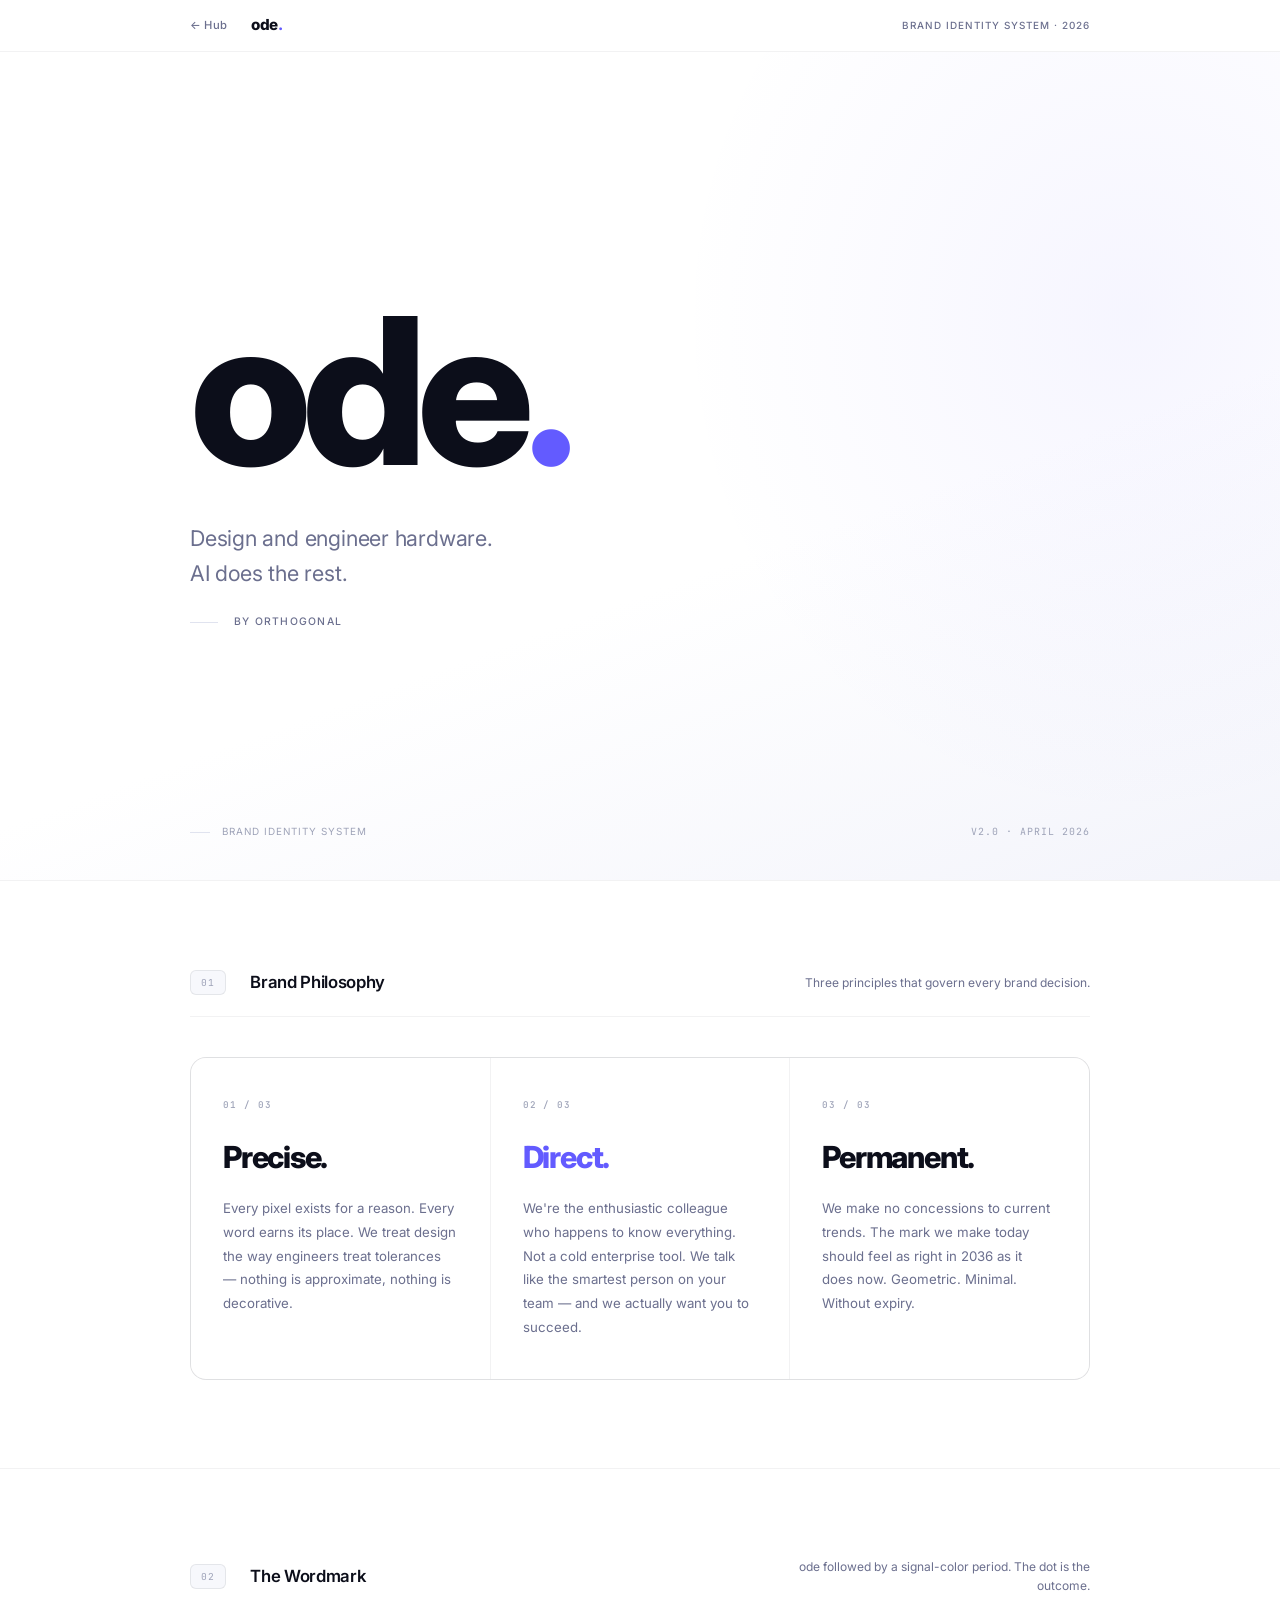
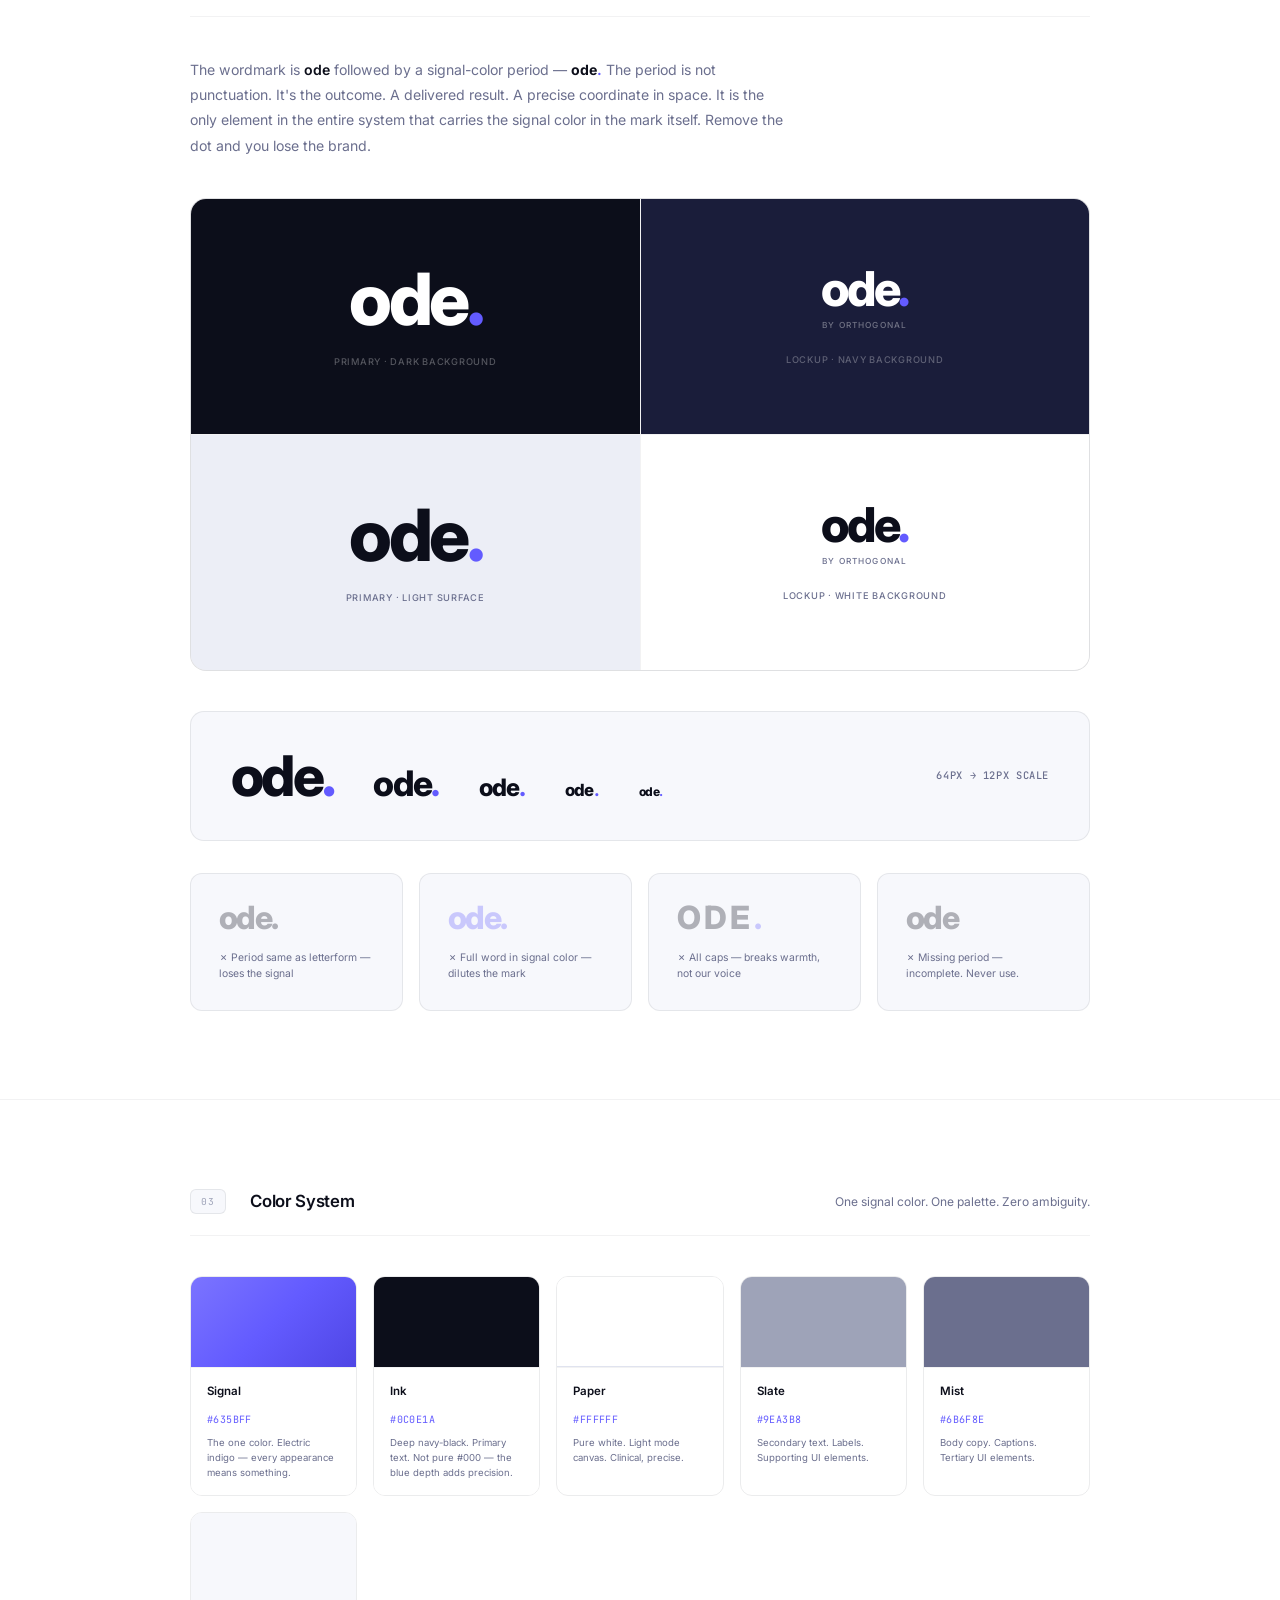
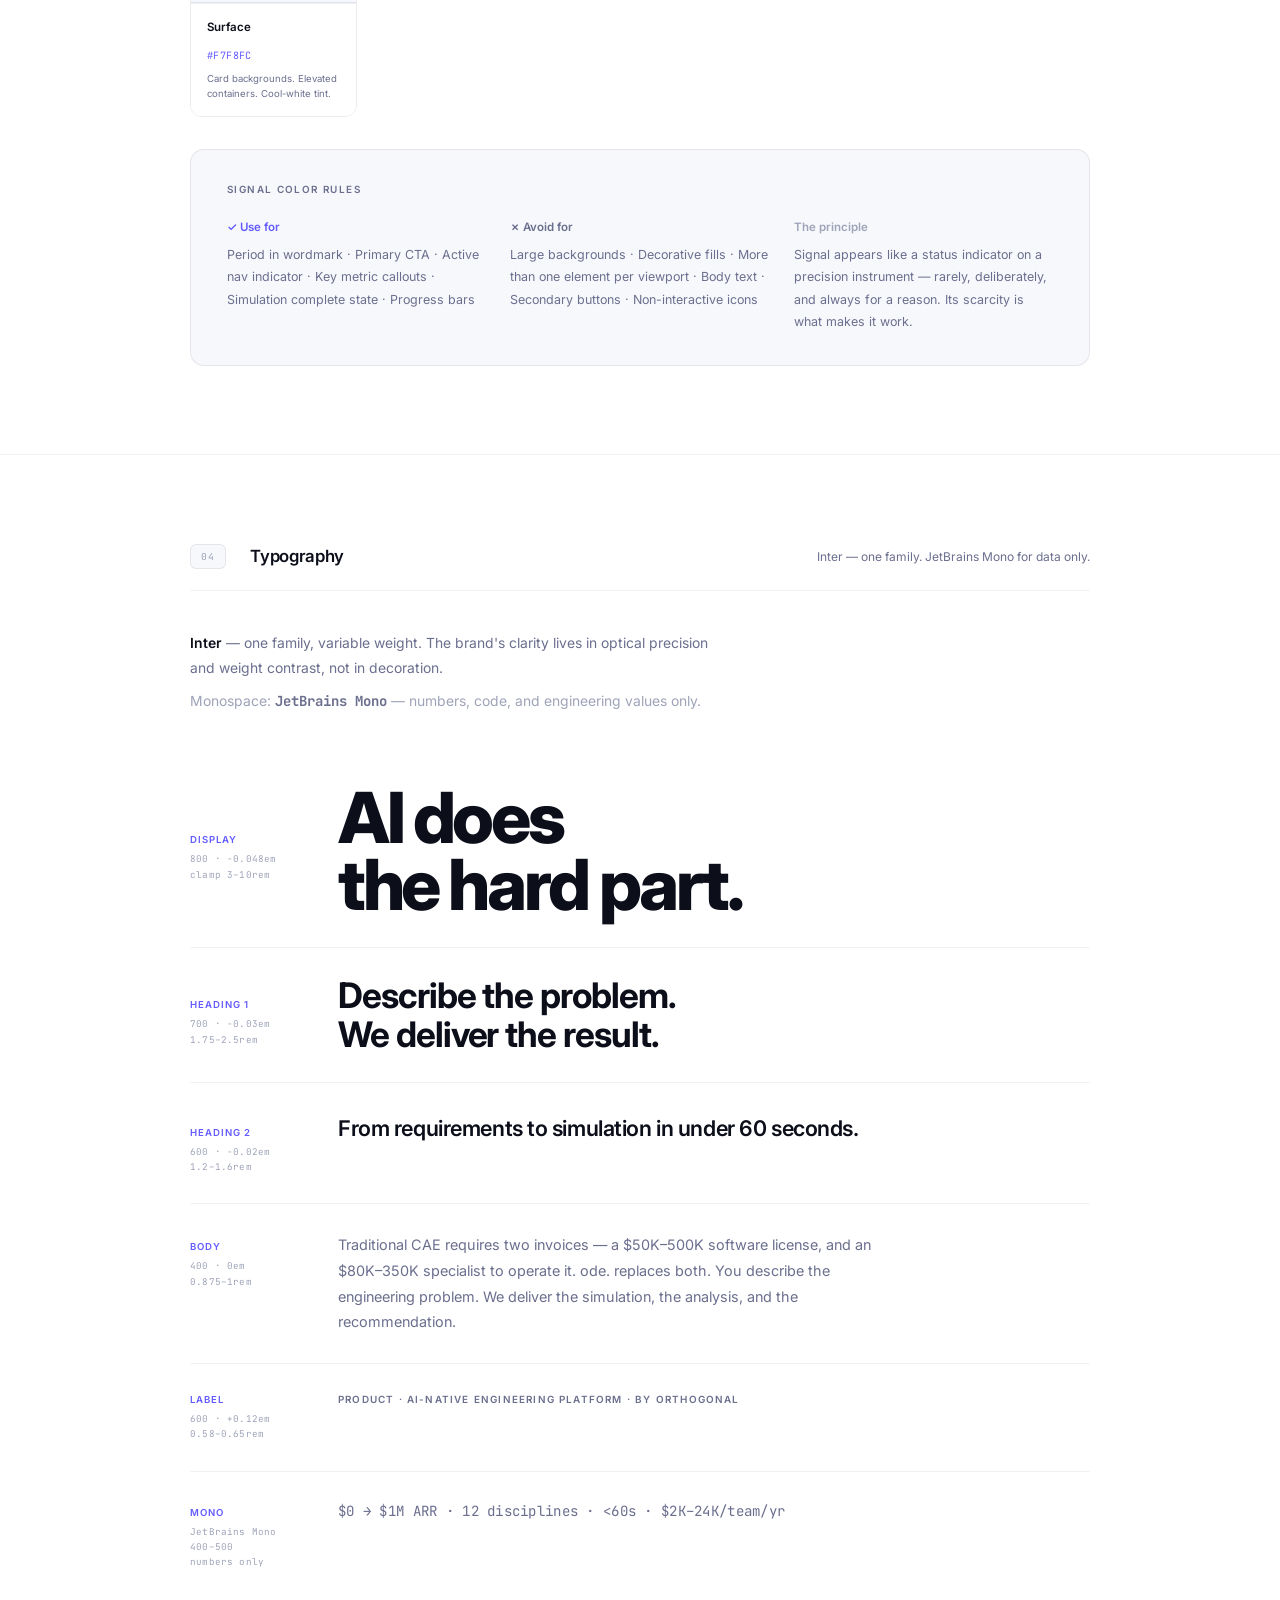
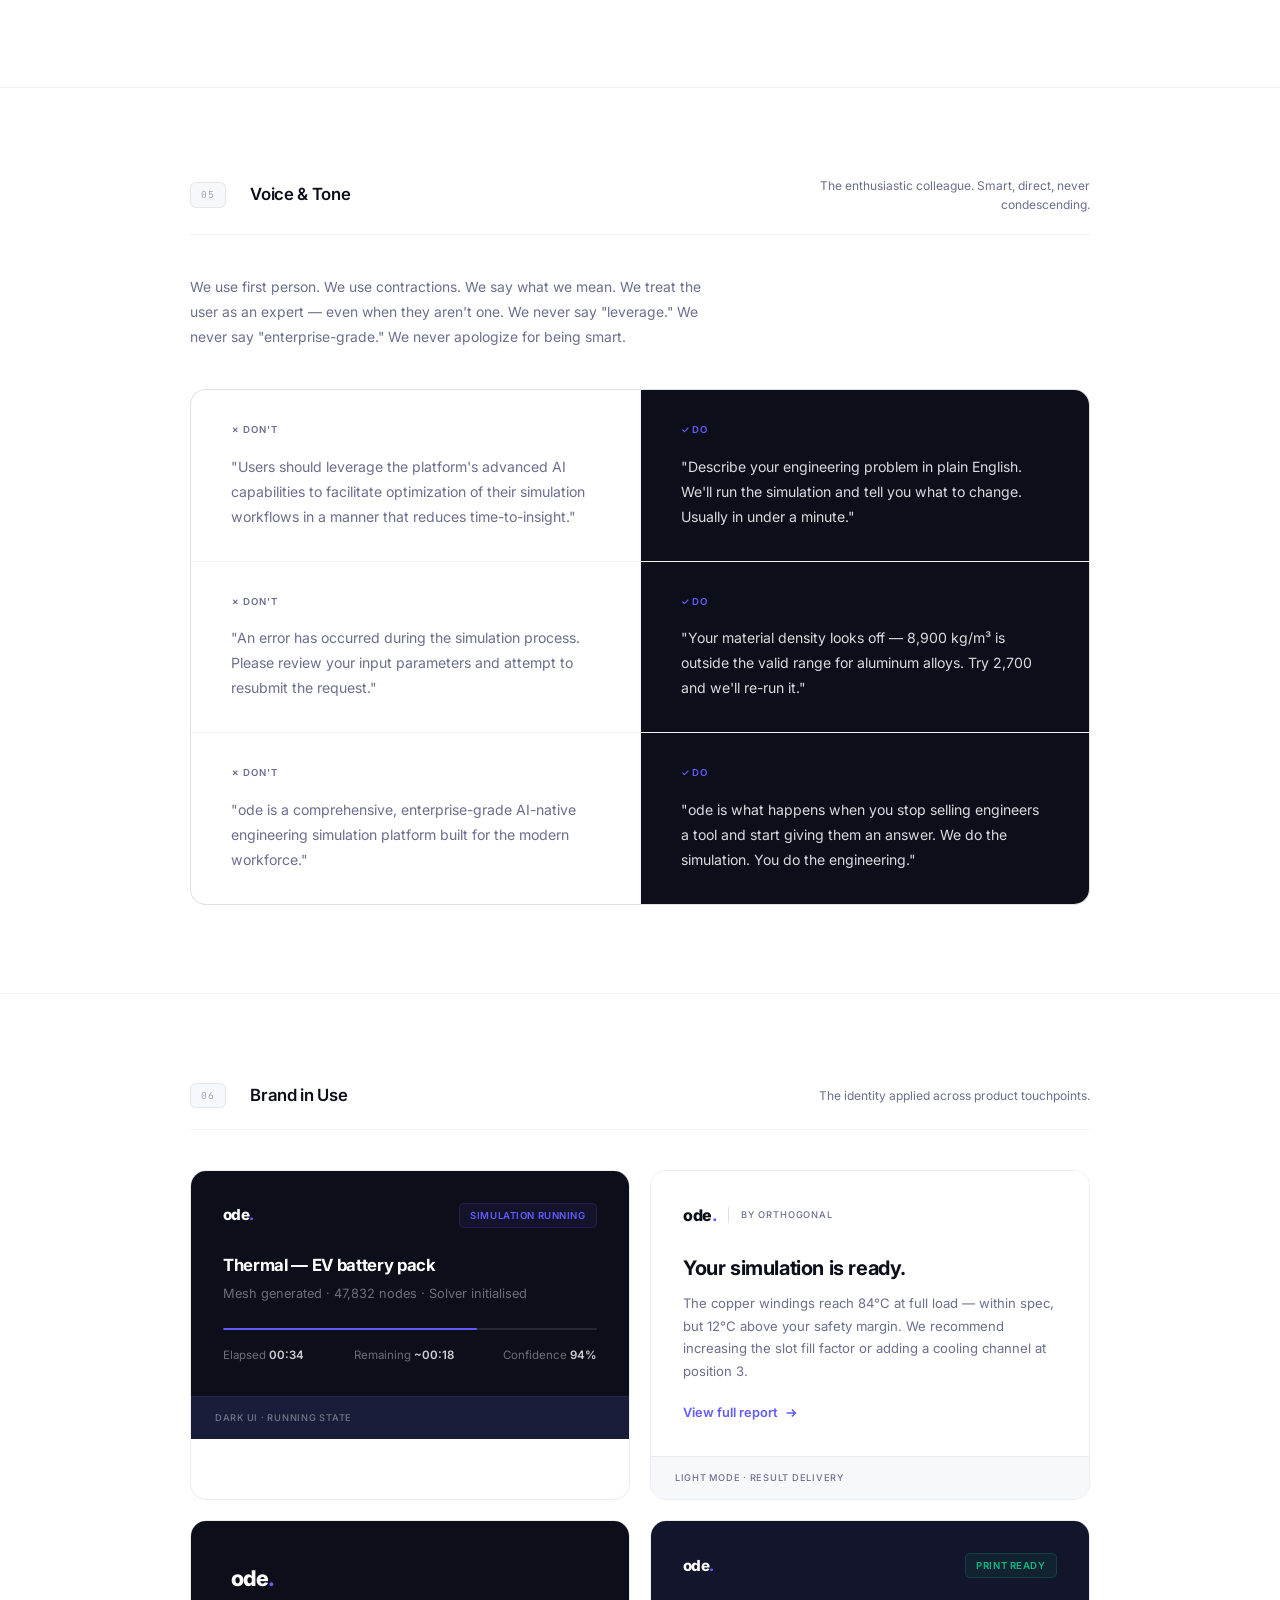
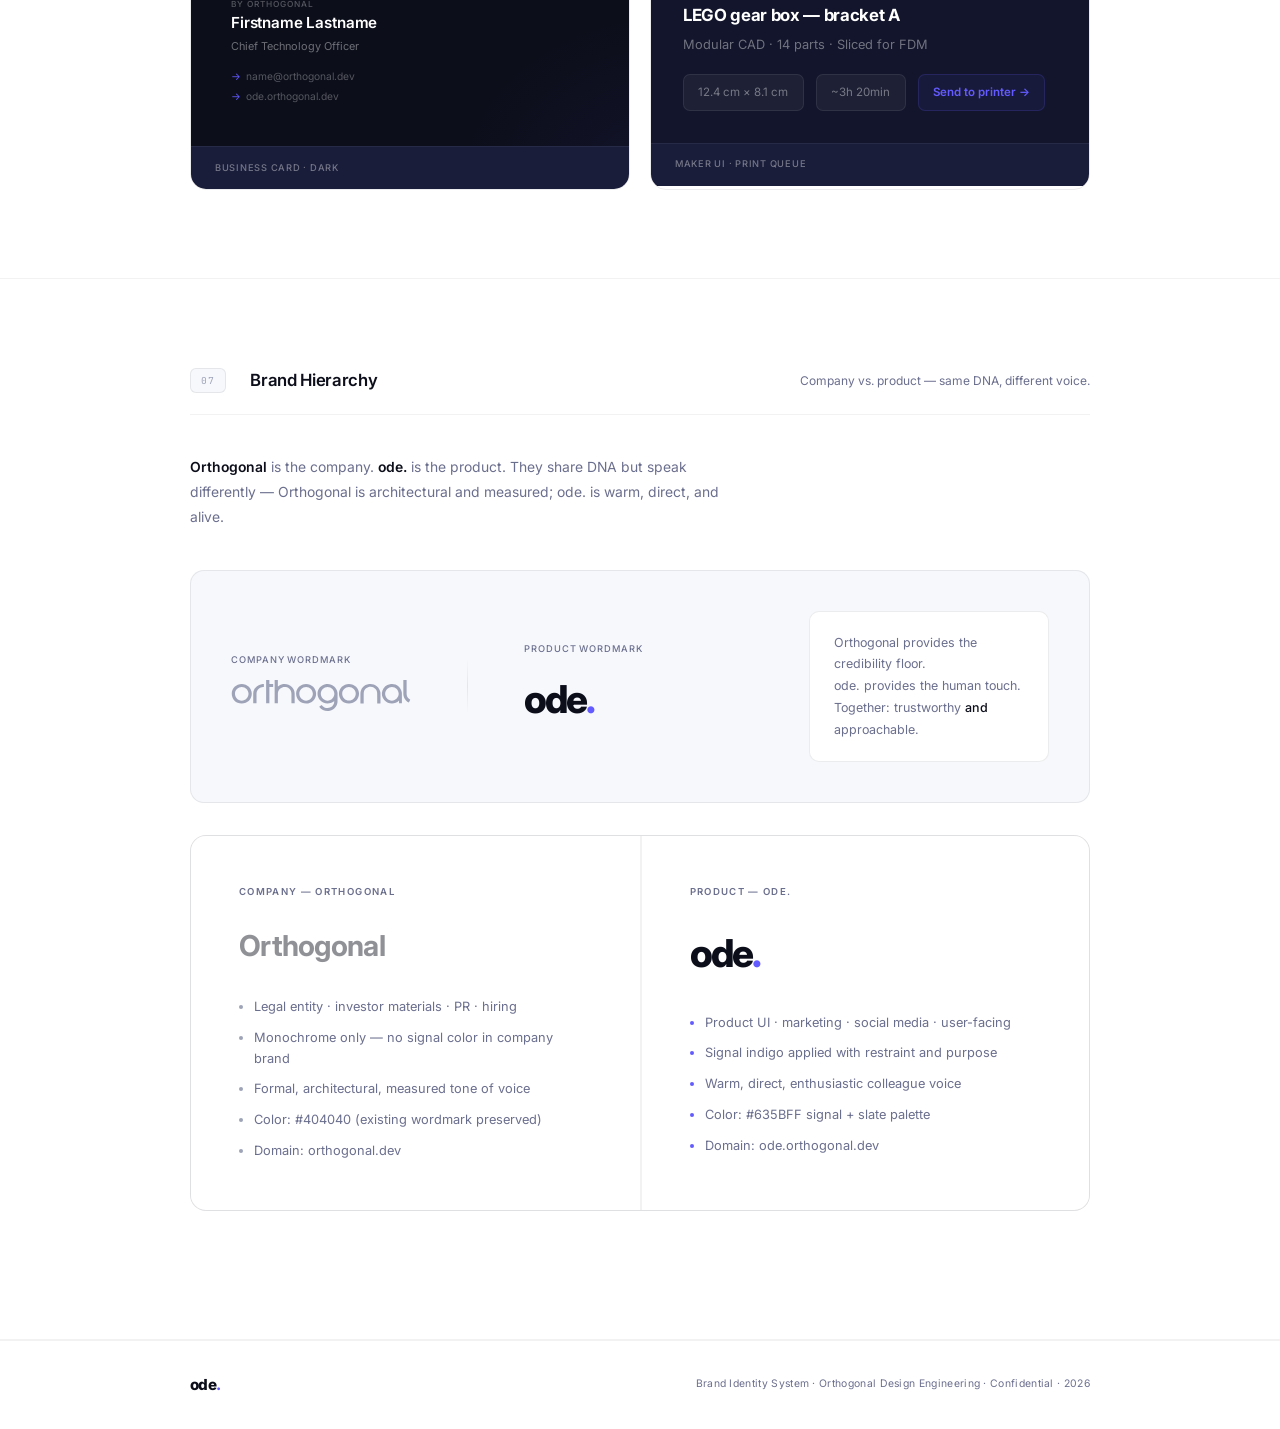
<file: deck/brand-identity.html>
<!DOCTYPE html>
<html lang="en">
<head>
<meta charset="UTF-8">
<meta name="viewport" content="width=device-width, initial-scale=1.0">
<title>ode. — Brand Identity System</title>
<link rel="preconnect" href="https://fonts.googleapis.com">
<link href="https://fonts.googleapis.com/css2?family=Inter:wght@300;400;500;600;700;800&family=JetBrains+Mono:wght@400;500&display=swap" rel="stylesheet">
<style>
*,*::before,*::after{box-sizing:border-box;margin:0;padding:0}

:root{
  --ink:    #0C0E1A;
  --paper:  #FFFFFF;
  --signal: #635BFF;
  --signal-d:#4F46E5;
  --signal-s:rgba(99,91,255,0.08);
  --signal-b:rgba(99,91,255,0.18);
  --al-1: #F7F8FC;
  --al-2: #9EA3B8;
  --al-3: #6B6F8E;
  --al-4: #3D4166;
  --al-5: #1A1D3A;
  --al-6: #0C0E1A;
  --surface:  #F7F8FC;
  --surface2: #ECEEF6;
  --surface3: #E0E3EF;
  --border:   rgba(12,14,26,0.08);
  --border-s: rgba(12,14,26,0.05);
  --font: 'Inter',-apple-system,BlinkMacSystemFont,sans-serif;
  --mono: 'JetBrains Mono',ui-monospace,'SF Mono',Menlo,monospace;
}

html{scroll-behavior:smooth}
body{
  font-family:var(--font);
  background:var(--paper);
  color:var(--ink);
  -webkit-font-smoothing:antialiased;
  -moz-osx-font-smoothing:grayscale;
  line-height:1.6;
}

/* ── Utilities ── */
.signal{color:var(--signal)}
.section{padding:5.5rem 2.5rem;max-width:980px;margin:0 auto}
hr.div{border:none;border-top:1px solid var(--border-s)}
.label{
  font-size:.62rem;font-weight:600;letter-spacing:.14em;
  text-transform:uppercase;color:var(--al-3);
  display:block;margin-bottom:2rem
}

/* ── NAV ── */
nav{
  position:sticky;top:0;z-index:200;
  display:flex;align-items:center;justify-content:space-between;
  padding:0 max(2.5rem, calc((100% - 980px) / 2 + 2.5rem));height:52px;
  background:rgba(255,255,255,0.96);
  backdrop-filter:blur(24px);
  border-bottom:1px solid var(--border-s);
}
.nav-left{display:flex;align-items:center;gap:1.5rem}
.nav-mark{
  font-size:.95rem;font-weight:800;letter-spacing:-.035em;
  color:var(--ink);text-decoration:none
}
.nav-mark .dot{color:var(--signal)}
.nav-back{
  font-size:.7rem;font-weight:500;color:var(--al-3);
  text-decoration:none;letter-spacing:.02em;
  transition:color .18s;
}
.nav-back:hover{color:var(--ink)}
.nav-right{
  font-size:.62rem;font-weight:500;letter-spacing:.1em;
  text-transform:uppercase;color:var(--al-3)
}

/* ── HERO ── */
.hero{
  min-height:92vh;
  display:flex;flex-direction:column;justify-content:center;
  padding:0 max(2.5rem, calc((100% - 980px) / 2 + 2.5rem));position:relative;overflow:hidden;
  background:linear-gradient(160deg,#FFFFFF 60%,#F3F4FB 100%);
}
.hero::before{
  content:'';position:absolute;
  top:-20%;right:-8%;
  width:65%;height:130%;
  background:radial-gradient(ellipse at 70% 40%,rgba(99,91,255,.06) 0%,transparent 55%);
  pointer-events:none
}
.hero-wm{
  font-size:clamp(6rem,16vw,14rem);
  font-weight:800;letter-spacing:-.048em;line-height:.88;
  color:var(--ink);position:relative;z-index:1;
  display:inline-flex;align-items:baseline
}
.hero-wm .dot{color:var(--signal)}
.hero-bottom{
  margin-top:2.5rem;
  display:flex;align-items:flex-start;
  flex-direction:column;
  max-width:560px;
  position:relative;z-index:1
}
.hero-tagline{
  font-size:clamp(1.05rem,2vw,1.35rem);
  font-weight:400;color:var(--al-3);
  line-height:1.6;letter-spacing:-.01em;
  margin-bottom:1.5rem
}
.hero-byline{display:flex;align-items:center;gap:1rem}
.hero-sep{width:28px;height:1px;background:var(--surface3)}
.hero-by{
  font-size:.65rem;font-weight:500;letter-spacing:.12em;
  text-transform:uppercase;color:var(--al-3)
}
.hero-meta{
  position:absolute;bottom:2.5rem;left:max(2.5rem, calc((100% - 980px) / 2 + 2.5rem));right:max(2.5rem, calc((100% - 980px) / 2 + 2.5rem));
  display:flex;align-items:center;justify-content:space-between;
  font-size:.62rem;letter-spacing:.1em;text-transform:uppercase;
  color:var(--al-2)
}
.hero-meta-line{display:flex;align-items:center;gap:.75rem}
.hero-meta-line::before{
  content:'';display:block;
  width:20px;height:1px;background:var(--surface3)
}

/* ── SECTION HEADER ── */
.sec-header{
  display:flex;align-items:center;gap:1.5rem;
  margin-bottom:2.5rem;
  padding-bottom:1.25rem;
  border-bottom:1px solid var(--border-s)
}
.sec-n{
  font-family:var(--mono);font-size:.6rem;font-weight:400;
  color:var(--al-2);letter-spacing:.08em;
  background:var(--surface);border:1px solid var(--border);
  border-radius:6px;padding:.25rem .65rem
}
.sec-title{font-size:1.05rem;font-weight:600;color:var(--ink);letter-spacing:-.02em}
.sec-desc{
  margin-left:auto;font-size:.75rem;color:var(--al-3);
  max-width:320px;text-align:right;line-height:1.6
}

/* ── PHILOSOPHY PILLARS ── */
.pillars{
  display:grid;grid-template-columns:repeat(3,1fr);
  gap:1px;background:var(--border-s);
  border:1px solid var(--border);border-radius:16px;overflow:hidden
}
.pillar{
  padding:2.5rem 2rem;background:var(--paper);
  position:relative;transition:background .2s
}
.pillar:hover{background:var(--surface)}
.pillar-n{
  font-size:.58rem;font-weight:500;letter-spacing:.1em;
  color:var(--al-2);display:block;margin-bottom:1.25rem;
  font-family:var(--mono)
}
.pillar-word{
  font-size:1.9rem;font-weight:800;letter-spacing:-.04em;
  color:var(--ink);display:block;margin-bottom:1rem
}
.pillar-word.warm{color:var(--signal)}
.pillar-p{font-size:.83rem;color:var(--al-3);line-height:1.78}

/* ── MARK SECTION ── */
.mark-insight{
  max-width:600px;margin-bottom:2.5rem;
  font-size:.88rem;color:var(--al-3);line-height:1.8
}
.mark-insight strong{color:var(--ink);font-weight:600}
.mark-insight .hi{
  display:inline-flex;align-items:baseline;
  font-weight:700;color:var(--ink);
}
.mark-insight .hi .dot{color:var(--signal)}

.mark-grid{
  display:grid;grid-template-columns:1fr 1fr;
  gap:1px;background:var(--border-s);
  border:1px solid var(--border);
  border-radius:16px;overflow:hidden
}
.mark-cell{
  display:flex;flex-direction:column;
  align-items:center;justify-content:center;
  gap:1.25rem;padding:4rem 3rem;
  position:relative;
}
.mc-dark  {background:var(--ink)}
.mc-navy  {background:#1A1D3A}
.mc-surf  {background:var(--surface2)}
.mc-paper {background:var(--paper)}

.wm{
  font-weight:800;letter-spacing:-.048em;line-height:1;
  display:inline-flex;align-items:baseline
}
.wm .dot{color:var(--signal)}
.wm-on-dark{color:#FFFFFF}
.wm-on-light{color:var(--ink)}

.wm-xl{font-size:4.5rem}
.wm-lg{font-size:3rem}
.wm-md{font-size:2rem}
.wm-sm{font-size:1.1rem}

.wm-lockup{display:flex;flex-direction:column;align-items:center;gap:.4rem}
.wm-by{
  font-size:.52rem;font-weight:500;letter-spacing:.14em;
  text-transform:uppercase
}
.wm-by-dk{color:rgba(255,255,255,.38)}
.wm-by-lt{color:var(--al-3)}

.mark-cap{font-size:.58rem;letter-spacing:.08em;text-transform:uppercase;font-weight:500}
.mark-cap-dk{color:rgba(255,255,255,.3)}
.mark-cap-lt{color:var(--al-3)}

/* Scale row */
.scale-row{
  margin-top:2.5rem;
  display:flex;align-items:baseline;gap:2.5rem;
  flex-wrap:wrap;padding:2.25rem 2.5rem;
  background:var(--surface);border-radius:14px;
  border:1px solid var(--border)
}
.scale-note{
  margin-left:auto;font-size:.65rem;color:var(--al-3);
  letter-spacing:.06em;text-transform:uppercase;
  font-weight:500;align-self:center;font-family:var(--mono)
}

/* Don'ts grid */
.donts-grid{
  margin-top:2rem;
  display:grid;grid-template-columns:repeat(auto-fit,minmax(210px,1fr));
  gap:1rem
}
.dont-card{
  padding:1.75rem;background:var(--surface);
  border:1px solid var(--border);border-radius:12px
}
.dont-label{
  font-size:.65rem;color:var(--al-3);
  margin-top:.85rem;line-height:1.55
}

/* ── COLOR SYSTEM ── */
.color-grid{
  display:grid;
  grid-template-columns:repeat(auto-fill,minmax(152px,1fr));
  gap:1rem;margin-bottom:2rem
}
.swatch{border-radius:12px;overflow:hidden;border:1px solid var(--border)}
.swatch-chip{height:90px}
.swatch-body{padding:.9rem 1rem;background:var(--paper);border-top:1px solid var(--border-s)}
.sw-name{
  font-size:.72rem;font-weight:600;
  color:var(--ink);display:block;margin-bottom:.25rem
}
.sw-hex{
  font-size:.63rem;color:var(--signal);
  font-family:var(--mono);letter-spacing:.04em
}
.sw-role{
  font-size:.6rem;color:var(--al-3);
  margin-top:.35rem;display:block;line-height:1.55
}

.signal-rules{
  padding:2rem 2.25rem;
  background:var(--surface);border:1px solid var(--border);
  border-radius:14px
}
.signal-rules-grid{
  display:grid;
  grid-template-columns:repeat(auto-fit,minmax(200px,1fr));
  gap:1.5rem;margin-top:1.25rem
}
.sr-head{
  font-size:.72rem;font-weight:600;
  margin-bottom:.5rem;display:block
}
.sr-text{font-size:.78rem;color:var(--al-3);line-height:1.78}

/* ── TYPOGRAPHY ── */
.type-grid{display:flex;flex-direction:column}
.type-row{
  display:flex;align-items:baseline;gap:2rem;
  padding:1.75rem 0;border-bottom:1px solid var(--border-s)
}
.type-row:last-child{border-bottom:none}
.type-meta{width:116px;flex-shrink:0}
.tm-name{
  font-size:.6rem;font-weight:600;letter-spacing:.1em;
  text-transform:uppercase;color:var(--signal);display:block
}
.tm-spec{
  font-size:.58rem;color:var(--al-2);
  letter-spacing:.02em;display:block;
  margin-top:.3rem;line-height:1.65;
  font-family:var(--mono)
}
.type-sample{flex:1}

/* ── VOICE ── */
.voice-grid{
  display:grid;grid-template-columns:1fr 1fr;
  gap:1px;background:var(--border-s);
  border:1px solid var(--border);
  border-radius:16px;overflow:hidden
}
.voice-cell{padding:2rem 2.5rem;background:var(--paper)}
.voice-cell.vc-do{background:var(--ink)}
.v-label{
  font-size:.6rem;font-weight:600;
  letter-spacing:.1em;text-transform:uppercase;
  display:block;margin-bottom:1rem
}
.v-dont{color:var(--al-3)}
.v-do{color:var(--signal)}
.v-text{font-size:.88rem;line-height:1.78}
.v-text-dont{color:var(--al-3)}
.v-text-do{color:rgba(255,255,255,.85)}

/* ── APPLICATIONS ── */
.app-grid{
  display:grid;
  grid-template-columns:repeat(auto-fill,minmax(320px,1fr));
  gap:1.25rem
}
.app-card{border-radius:16px;overflow:hidden;border:1px solid var(--border)}
.app-tag{
  padding:.85rem 1.5rem;
  font-size:.58rem;letter-spacing:.08em;text-transform:uppercase;
  font-weight:500;
}
.app-tag-dk{background:var(--al-5);color:rgba(255,255,255,.4);border-top:1px solid rgba(255,255,255,.06)}
.app-tag-lt{background:var(--surface);color:var(--al-3);border-top:1px solid var(--border-s)}

/* Dark UI mock */
.ui-mock{background:var(--ink);padding:2rem}
.ui-header{display:flex;align-items:center;justify-content:space-between;margin-bottom:1.5rem}
.ui-mark{font-size:.95rem;font-weight:800;letter-spacing:-.035em;color:#fff}
.ui-mark .dot{color:var(--signal)}
.ui-badge{
  font-size:.6rem;font-weight:600;letter-spacing:.06em;
  text-transform:uppercase;color:var(--signal);
  background:var(--signal-s);border:1px solid var(--signal-b);
  padding:.25rem .65rem;border-radius:5px
}
.ui-title{
  font-size:1.05rem;font-weight:700;letter-spacing:-.02em;
  color:#fff;margin-bottom:.35rem
}
.ui-sub{font-size:.8rem;color:rgba(255,255,255,.4);line-height:1.5}
.ui-prog{
  margin-top:1.5rem;height:2px;
  background:rgba(255,255,255,.1);border-radius:2px;overflow:hidden
}
.ui-bar{height:100%;background:var(--signal);border-radius:2px;width:68%}
.ui-stats{
  margin-top:1rem;display:flex;justify-content:space-between;
  font-size:.72rem;color:rgba(255,255,255,.4)
}
.ui-stats strong{color:rgba(255,255,255,.8);font-weight:600}

/* Light result mock */
.result-mock{background:var(--paper);padding:2rem}
.result-header{
  display:flex;align-items:center;gap:.75rem;
  margin-bottom:1.5rem
}
.result-wm{font-size:1rem;font-weight:800;letter-spacing:-.03em;color:var(--ink)}
.result-wm .dot{color:var(--signal)}
.result-sep{width:1px;height:16px;background:var(--surface3)}
.result-by{
  font-size:.58rem;font-weight:500;letter-spacing:.1em;
  text-transform:uppercase;color:var(--al-3)
}
.result-h{
  font-size:1.25rem;font-weight:700;letter-spacing:-.02em;
  color:var(--ink);margin-bottom:.5rem
}
.result-body{font-size:.82rem;color:var(--al-3);line-height:1.72}
.result-cta{
  margin-top:1.25rem;
  display:inline-flex;align-items:center;gap:.4rem;
  font-size:.8rem;font-weight:600;color:var(--signal)
}

/* Business card */
.biz{
  background:var(--ink);padding:2.5rem;
  min-height:200px;display:flex;flex-direction:column;
  justify-content:space-between;position:relative;overflow:hidden
}
.biz::after{
  content:'';position:absolute;bottom:-20%;right:-10%;
  width:50%;height:80%;
  background:radial-gradient(ellipse at 100% 100%,rgba(99,91,255,.08) 0%,transparent 70%);
  pointer-events:none
}
.biz-top-mark{
  font-size:1.35rem;font-weight:800;
  letter-spacing:-.04em;color:#fff
}
.biz-top-mark .dot{color:var(--signal)}
.biz-top-by{
  font-size:.52rem;font-weight:500;letter-spacing:.12em;
  text-transform:uppercase;color:rgba(255,255,255,.3);margin-top:.15rem
}
.biz-name{font-size:.95rem;font-weight:600;color:#fff;letter-spacing:-.01em}
.biz-role{font-size:.68rem;color:rgba(255,255,255,.4);margin-top:.15rem}
.biz-contact{font-size:.64rem;color:rgba(255,255,255,.3);margin-top:.75rem;line-height:1.9}
.biz-arrow{color:var(--signal);margin-right:.3rem}

/* ── BRAND HIERARCHY ── */
.hierarchy{
  display:grid;grid-template-columns:1fr 1fr;
  gap:1px;background:var(--border-s);
  border:1px solid var(--border);
  border-radius:16px;overflow:hidden;margin-bottom:2.5rem
}
.h-cell{padding:3rem;background:var(--paper)}
.h-type{
  font-size:.6rem;font-weight:600;letter-spacing:.14em;
  text-transform:uppercase;color:var(--al-3);display:block;margin-bottom:1.5rem
}
.h-orth{
  font-size:1.8rem;font-weight:700;letter-spacing:-.025em;
  color:var(--ink);display:block;margin-bottom:1.75rem;opacity:.45
}
.h-ode{
  font-size:2.4rem;font-weight:800;letter-spacing:-.048em;
  color:var(--ink);display:flex;align-items:baseline;margin-bottom:1.75rem
}
.h-ode .dot{color:var(--signal)}
.h-list{display:flex;flex-direction:column;gap:.65rem}
.h-item{
  display:flex;align-items:flex-start;gap:.7rem;
  font-size:.8rem;color:var(--al-3)
}
.h-bullet{
  width:4px;height:4px;border-radius:50%;
  flex-shrink:0;margin-top:.5rem
}
.hb-al{background:var(--al-2)}
.hb-co{background:var(--signal)}

/* Brand compare */
.brand-compare{
  padding:2.5rem;background:var(--surface);
  border:1px solid var(--border);border-radius:14px;
  display:flex;align-items:center;gap:3.5rem;flex-wrap:wrap;
  margin-bottom:2rem
}
.bc-col-label{
  font-size:.58rem;font-weight:500;letter-spacing:.1em;
  text-transform:uppercase;color:var(--al-3);
  display:block;margin-bottom:.75rem
}
.bc-sep{
  width:1px;height:56px;
  background:linear-gradient(to bottom,transparent,var(--border),transparent);
  flex-shrink:0
}
.bc-ode-wm{
  font-size:2.4rem;font-weight:800;
  letter-spacing:-.048em;color:var(--ink);
  display:flex;align-items:baseline
}
.bc-ode-wm .dot{color:var(--signal)}
.bc-note{
  margin-left:auto;padding:1.25rem 1.5rem;
  background:var(--paper);border-radius:10px;
  border:1px solid var(--border);max-width:240px;
  font-size:.78rem;color:var(--al-3);line-height:1.75
}
.bc-note em{font-style:normal;color:var(--ink);font-weight:500}

/* ── FOOTER ── */
footer{
  border-top:1px solid var(--border-s);
  padding:2rem max(2.5rem, calc((100% - 980px) / 2 + 2.5rem));
  display:flex;align-items:center;justify-content:space-between
}
.ft-mark{
  font-size:.95rem;font-weight:800;
  letter-spacing:-.035em;color:var(--ink)
}
.ft-mark .dot{color:var(--signal)}
.ft-copy{font-size:.65rem;color:var(--al-3);letter-spacing:.03em}

@media(max-width:700px){
  .pillars{grid-template-columns:1fr}
  .mark-grid{grid-template-columns:1fr}
  .voice-grid{grid-template-columns:1fr}
  .hierarchy{grid-template-columns:1fr}
  .brand-compare{gap:2rem}
  .bc-sep{width:40px;height:1px}
  .hero-wm{font-size:clamp(4.5rem,18vw,9rem)}
  .scale-row{gap:1.5rem}
}
</style>
</head>
<body>

<!-- ── NAV ── -->
<nav>
  <div class="nav-left">
    <a href="index.html" class="nav-back">← Hub</a>
    <a href="#" class="nav-mark">ode<span class="dot">.</span></a>
  </div>
  <div class="nav-right">Brand Identity System · 2026</div>
</nav>

<!-- ══════════════════════════════════════════
     HERO
══════════════════════════════════════════ -->
<section class="hero">
  <div class="hero-wm">ode<span class="dot">.</span></div>
  <div class="hero-bottom">
    <p class="hero-tagline">Design and engineer hardware.<br>AI does the rest.</p>
    <div class="hero-byline">
      <div class="hero-sep"></div>
      <span class="hero-by">by Orthogonal</span>
    </div>
  </div>
  <div class="hero-meta">
    <div class="hero-meta-line">Brand Identity System</div>
    <span style="font-family:var(--mono)">v2.0 · April 2026</span>
  </div>
</section>

<hr class="div">

<!-- ══════════════════════════════════════════
     PHILOSOPHY
══════════════════════════════════════════ -->
<div class="section">
  <div class="sec-header">
    <span class="sec-n">01</span>
    <span class="sec-title">Brand Philosophy</span>
    <span class="sec-desc">Three principles that govern every brand decision.</span>
  </div>
  <div class="pillars">
    <div class="pillar">
      <span class="pillar-n">01 / 03</span>
      <span class="pillar-word">Precise.</span>
      <p class="pillar-p">Every pixel exists for a reason. Every word earns its place. We treat design the way engineers treat tolerances — nothing is approximate, nothing is decorative.</p>
    </div>
    <div class="pillar">
      <span class="pillar-n">02 / 03</span>
      <span class="pillar-word warm">Direct.</span>
      <p class="pillar-p">We're the enthusiastic colleague who happens to know everything. Not a cold enterprise tool. We talk like the smartest person on your team — and we actually want you to succeed.</p>
    </div>
    <div class="pillar">
      <span class="pillar-n">03 / 03</span>
      <span class="pillar-word">Permanent.</span>
      <p class="pillar-p">We make no concessions to current trends. The mark we make today should feel as right in 2036 as it does now. Geometric. Minimal. Without expiry.</p>
    </div>
  </div>
</div>

<hr class="div">

<!-- ══════════════════════════════════════════
     THE MARK
══════════════════════════════════════════ -->
<div class="section">
  <div class="sec-header">
    <span class="sec-n">02</span>
    <span class="sec-title">The Wordmark</span>
    <span class="sec-desc">ode followed by a signal-color period. The dot is the outcome.</span>
  </div>

  <p class="mark-insight">
    The wordmark is <strong>ode</strong> followed by a signal-color period —
    <strong class="hi">ode<span class="dot">.</span></strong>
    The period is not punctuation. It's the outcome. A delivered result. A precise coordinate in space.
    It is the only element in the entire system that carries the signal color in the mark itself.
    Remove the dot and you lose the brand.
  </p>

  <!-- 4 usage contexts -->
  <div class="mark-grid">
    <div class="mark-cell mc-dark">
      <div class="wm wm-xl wm-on-dark"><span>ode</span><span class="dot">.</span></div>
      <span class="mark-cap mark-cap-dk">Primary · Dark Background</span>
    </div>
    <div class="mark-cell mc-navy">
      <div class="wm-lockup">
        <div class="wm wm-lg wm-on-dark"><span>ode</span><span class="dot">.</span></div>
        <span class="wm-by wm-by-dk">by Orthogonal</span>
      </div>
      <span class="mark-cap mark-cap-dk">Lockup · Navy Background</span>
    </div>
    <div class="mark-cell mc-surf">
      <div class="wm wm-xl wm-on-light"><span>ode</span><span class="dot">.</span></div>
      <span class="mark-cap mark-cap-lt">Primary · Light Surface</span>
    </div>
    <div class="mark-cell mc-paper">
      <div class="wm-lockup">
        <div class="wm wm-lg wm-on-light"><span>ode</span><span class="dot">.</span></div>
        <span class="wm-by wm-by-lt">by Orthogonal</span>
      </div>
      <span class="mark-cap mark-cap-lt">Lockup · White Background</span>
    </div>
  </div>

  <!-- Size scale -->
  <div class="scale-row">
    <div class="wm wm-on-light" style="font-size:3.5rem"><span>ode</span><span class="dot">.</span></div>
    <div class="wm wm-on-light" style="font-size:2.2rem"><span>ode</span><span class="dot">.</span></div>
    <div class="wm wm-on-light" style="font-size:1.5rem"><span>ode</span><span class="dot">.</span></div>
    <div class="wm wm-on-light" style="font-size:1.05rem"><span>ode</span><span class="dot">.</span></div>
    <div class="wm wm-on-light" style="font-size:.75rem"><span>ode</span><span class="dot">.</span></div>
    <span class="scale-note">64px → 12px scale</span>
  </div>

  <!-- Don'ts -->
  <div class="donts-grid">
    <div class="dont-card">
      <div class="wm wm-on-light" style="font-size:2rem;opacity:.3"><span>ode</span><span class="dot" style="color:var(--ink)">.</span></div>
      <p class="dont-label">✗ Period same as letterform — loses the signal</p>
    </div>
    <div class="dont-card">
      <div class="wm wm-on-light" style="font-size:2rem;opacity:.3"><span style="color:var(--signal)">ode</span><span class="dot">.</span></div>
      <p class="dont-label">✗ Full word in signal color — dilutes the mark</p>
    </div>
    <div class="dont-card">
      <div class="wm wm-on-light" style="font-size:2rem;opacity:.3;letter-spacing:.1em"><span>ODE</span><span class="dot">.</span></div>
      <p class="dont-label">✗ All caps — breaks warmth, not our voice</p>
    </div>
    <div class="dont-card">
      <div class="wm wm-on-light" style="font-size:2rem;opacity:.3"><span>ode</span></div>
      <p class="dont-label">✗ Missing period — incomplete. Never use.</p>
    </div>
  </div>
</div>

<hr class="div">

<!-- ══════════════════════════════════════════
     COLOR SYSTEM
══════════════════════════════════════════ -->
<div class="section">
  <div class="sec-header">
    <span class="sec-n">03</span>
    <span class="sec-title">Color System</span>
    <span class="sec-desc">One signal color. One palette. Zero ambiguity.</span>
  </div>

  <div class="color-grid">
    <div class="swatch">
      <div class="swatch-chip" style="background:linear-gradient(135deg,#7B74FF,#635BFF,#4F46E5)"></div>
      <div class="swatch-body">
        <span class="sw-name">Signal</span>
        <span class="sw-hex">#635BFF</span>
        <span class="sw-role">The one color. Electric indigo — every appearance means something.</span>
      </div>
    </div>
    <div class="swatch">
      <div class="swatch-chip" style="background:#0C0E1A"></div>
      <div class="swatch-body">
        <span class="sw-name">Ink</span>
        <span class="sw-hex">#0C0E1A</span>
        <span class="sw-role">Deep navy-black. Primary text. Not pure #000 — the blue depth adds precision.</span>
      </div>
    </div>
    <div class="swatch">
      <div class="swatch-chip" style="background:#FFFFFF;border-bottom:1px solid #E0E3EF"></div>
      <div class="swatch-body">
        <span class="sw-name">Paper</span>
        <span class="sw-hex">#FFFFFF</span>
        <span class="sw-role">Pure white. Light mode canvas. Clinical, precise.</span>
      </div>
    </div>
    <div class="swatch">
      <div class="swatch-chip" style="background:#9EA3B8"></div>
      <div class="swatch-body">
        <span class="sw-name">Slate</span>
        <span class="sw-hex">#9EA3B8</span>
        <span class="sw-role">Secondary text. Labels. Supporting UI elements.</span>
      </div>
    </div>
    <div class="swatch">
      <div class="swatch-chip" style="background:#6B6F8E"></div>
      <div class="swatch-body">
        <span class="sw-name">Mist</span>
        <span class="sw-hex">#6B6F8E</span>
        <span class="sw-role">Body copy. Captions. Tertiary UI elements.</span>
      </div>
    </div>
    <div class="swatch">
      <div class="swatch-chip" style="background:#F7F8FC;border-bottom:1px solid #E0E3EF"></div>
      <div class="swatch-body">
        <span class="sw-name">Surface</span>
        <span class="sw-hex">#F7F8FC</span>
        <span class="sw-role">Card backgrounds. Elevated containers. Cool-white tint.</span>
      </div>
    </div>
  </div>

  <div class="signal-rules">
    <span class="label" style="margin-bottom:0">Signal Color Rules</span>
    <div class="signal-rules-grid">
      <div>
        <span class="sr-head" style="color:var(--signal)">✓ Use for</span>
        <p class="sr-text">Period in wordmark · Primary CTA · Active nav indicator · Key metric callouts · Simulation complete state · Progress bars</p>
      </div>
      <div>
        <span class="sr-head" style="color:var(--al-3)">✗ Avoid for</span>
        <p class="sr-text">Large backgrounds · Decorative fills · More than one element per viewport · Body text · Secondary buttons · Non-interactive icons</p>
      </div>
      <div>
        <span class="sr-head" style="color:var(--al-2)">The principle</span>
        <p class="sr-text">Signal appears like a status indicator on a precision instrument — rarely, deliberately, and always for a reason. Its scarcity is what makes it work.</p>
      </div>
    </div>
  </div>
</div>

<hr class="div">

<!-- ══════════════════════════════════════════
     TYPOGRAPHY
══════════════════════════════════════════ -->
<div class="section">
  <div class="sec-header">
    <span class="sec-n">04</span>
    <span class="sec-title">Typography</span>
    <span class="sec-desc">Inter — one family. JetBrains Mono for data only.</span>
  </div>

  <p style="font-size:.87rem;color:var(--al-3);line-height:1.78;max-width:520px;margin-bottom:2.75rem">
    <strong style="color:var(--ink);font-weight:600">Inter</strong> — one family, variable weight.
    The brand's clarity lives in optical precision and weight contrast, not in decoration.
    <span style="display:inline-block;margin-top:.5rem;color:var(--al-2)">
      Monospace: <strong style="color:var(--al-3);font-family:var(--mono)">JetBrains Mono</strong> — numbers, code, and engineering values only.
    </span>
  </p>

  <div class="type-grid">
    <div class="type-row">
      <div class="type-meta">
        <span class="tm-name">Display</span>
        <span class="tm-spec">800 · −0.048em<br>clamp 3–10rem</span>
      </div>
      <div class="type-sample" style="font-size:clamp(2.2rem,5.5vw,5rem);font-weight:800;letter-spacing:-.048em;color:var(--ink);line-height:.95">
        AI does<br>the hard part.
      </div>
    </div>

    <div class="type-row">
      <div class="type-meta">
        <span class="tm-name">Heading 1</span>
        <span class="tm-spec">700 · −0.03em<br>1.75–2.5rem</span>
      </div>
      <div class="type-sample" style="font-size:clamp(1.5rem,2.8vw,2.2rem);font-weight:700;letter-spacing:-.03em;color:var(--ink);line-height:1.1">
        Describe the problem.<br>We deliver the result.
      </div>
    </div>

    <div class="type-row">
      <div class="type-meta">
        <span class="tm-name">Heading 2</span>
        <span class="tm-spec">600 · −0.02em<br>1.2–1.6rem</span>
      </div>
      <div class="type-sample" style="font-size:1.35rem;font-weight:600;letter-spacing:-.02em;color:var(--ink)">
        From requirements to simulation in under 60 seconds.
      </div>
    </div>

    <div class="type-row">
      <div class="type-meta">
        <span class="tm-name">Body</span>
        <span class="tm-spec">400 · 0em<br>0.875–1rem</span>
      </div>
      <div class="type-sample" style="font-size:.9rem;font-weight:400;color:var(--al-3);line-height:1.78;max-width:540px">
        Traditional CAE requires two invoices — a $50K–500K software license,
        and an $80K–350K specialist to operate it. ode. replaces both.
        You describe the engineering problem. We deliver the simulation,
        the analysis, and the recommendation.
      </div>
    </div>

    <div class="type-row">
      <div class="type-meta">
        <span class="tm-name">Label</span>
        <span class="tm-spec">600 · +0.12em<br>0.58–0.65rem</span>
      </div>
      <div class="type-sample" style="font-size:.62rem;font-weight:600;letter-spacing:.12em;text-transform:uppercase;color:var(--al-3)">
        Product · AI-Native Engineering Platform · by Orthogonal
      </div>
    </div>

    <div class="type-row">
      <div class="type-meta">
        <span class="tm-name">Mono</span>
        <span class="tm-spec">JetBrains Mono<br>400–500<br>numbers only</span>
      </div>
      <div class="type-sample" style="font-family:var(--mono);font-size:.88rem;color:var(--al-3);letter-spacing:.02em">
        $0 → $1M ARR · 12 disciplines · &lt;60s · $2K–24K/team/yr
      </div>
    </div>
  </div>
</div>

<hr class="div">

<!-- ══════════════════════════════════════════
     VOICE & TONE
══════════════════════════════════════════ -->
<div class="section">
  <div class="sec-header">
    <span class="sec-n">05</span>
    <span class="sec-title">Voice & Tone</span>
    <span class="sec-desc">The enthusiastic colleague. Smart, direct, never condescending.</span>
  </div>

  <p style="font-size:.87rem;color:var(--al-3);line-height:1.78;max-width:520px;margin-bottom:2.5rem">
    We use first person. We use contractions. We say what we mean.
    We treat the user as an expert — even when they aren't one.
    We never say "leverage." We never say "enterprise-grade." We never apologize for being smart.
  </p>

  <div class="voice-grid">
    <div class="voice-cell">
      <span class="v-label v-dont">✗ Don't</span>
      <p class="v-text v-text-dont">"Users should leverage the platform's advanced AI capabilities to facilitate optimization of their simulation workflows in a manner that reduces time-to-insight."</p>
    </div>
    <div class="voice-cell vc-do">
      <span class="v-label v-do">✓ Do</span>
      <p class="v-text v-text-do">"Describe your engineering problem in plain English. We'll run the simulation and tell you what to change. Usually in under a minute."</p>
    </div>
    <div class="voice-cell">
      <span class="v-label v-dont">✗ Don't</span>
      <p class="v-text v-text-dont">"An error has occurred during the simulation process. Please review your input parameters and attempt to resubmit the request."</p>
    </div>
    <div class="voice-cell vc-do">
      <span class="v-label v-do">✓ Do</span>
      <p class="v-text v-text-do">"Your material density looks off — 8,900 kg/m³ is outside the valid range for aluminum alloys. Try 2,700 and we'll re-run it."</p>
    </div>
    <div class="voice-cell">
      <span class="v-label v-dont">✗ Don't</span>
      <p class="v-text v-text-dont">"ode is a comprehensive, enterprise-grade AI-native engineering simulation platform built for the modern workforce."</p>
    </div>
    <div class="voice-cell vc-do">
      <span class="v-label v-do">✓ Do</span>
      <p class="v-text v-text-do">"ode is what happens when you stop selling engineers a tool and start giving them an answer. We do the simulation. You do the engineering."</p>
    </div>
  </div>
</div>

<hr class="div">

<!-- ══════════════════════════════════════════
     APPLICATIONS
══════════════════════════════════════════ -->
<div class="section">
  <div class="sec-header">
    <span class="sec-n">06</span>
    <span class="sec-title">Brand in Use</span>
    <span class="sec-desc">The identity applied across product touchpoints.</span>
  </div>

  <div class="app-grid">

    <!-- Dark UI: simulation running -->
    <div class="app-card">
      <div class="ui-mock">
        <div class="ui-header">
          <div class="ui-mark">ode<span class="dot">.</span></div>
          <div class="ui-badge">Simulation running</div>
        </div>
        <div class="ui-title">Thermal — EV battery pack</div>
        <div class="ui-sub">Mesh generated · 47,832 nodes · Solver initialised</div>
        <div class="ui-prog"><div class="ui-bar"></div></div>
        <div class="ui-stats">
          <span>Elapsed <strong>00:34</strong></span>
          <span>Remaining <strong>~00:18</strong></span>
          <span>Confidence <strong>94%</strong></span>
        </div>
      </div>
      <div class="app-tag app-tag-dk">Dark UI · Running State</div>
    </div>

    <!-- Light mode: result delivery -->
    <div class="app-card">
      <div class="result-mock">
        <div class="result-header">
          <div class="result-wm">ode<span class="dot">.</span></div>
          <div class="result-sep"></div>
          <div class="result-by">by Orthogonal</div>
        </div>
        <div class="result-h">Your simulation is ready.</div>
        <div class="result-body">
          The copper windings reach 84°C at full load — within spec,
          but 12°C above your safety margin. We recommend increasing
          the slot fill factor or adding a cooling channel at position 3.
        </div>
        <div class="result-cta">
          View full report
          <svg width="14" height="14" viewBox="0 0 16 16" fill="none" stroke="currentColor" stroke-width="1.8"><path d="M3 8h10M9 4l4 4-4 4"/></svg>
        </div>
      </div>
      <div class="app-tag app-tag-lt">Light Mode · Result Delivery</div>
    </div>

    <!-- Business card -->
    <div class="app-card">
      <div class="biz">
        <div>
          <div class="biz-top-mark">ode<span class="dot">.</span></div>
          <div class="biz-top-by">by Orthogonal</div>
        </div>
        <div>
          <div class="biz-name">Firstname Lastname</div>
          <div class="biz-role">Chief Technology Officer</div>
          <div class="biz-contact">
            <span class="biz-arrow">→</span>name@orthogonal.dev<br>
            <span class="biz-arrow">→</span>ode.orthogonal.dev
          </div>
        </div>
      </div>
      <div class="app-tag app-tag-dk">Business Card · Dark</div>
    </div>

    <!-- Maker UI -->
    <div class="app-card">
      <div class="ui-mock" style="background:#12152B">
        <div class="ui-header">
          <div class="ui-mark">ode<span class="dot">.</span></div>
          <div style="font-size:.6rem;font-weight:600;letter-spacing:.06em;text-transform:uppercase;color:#10b981;background:rgba(16,185,129,.08);border:1px solid rgba(16,185,129,.2);padding:.25rem .65rem;border-radius:5px">Print ready</div>
        </div>
        <div class="ui-title">LEGO gear box — bracket A</div>
        <div class="ui-sub">Modular CAD · 14 parts · Sliced for FDM</div>
        <div style="margin-top:1.25rem;display:flex;gap:.75rem;flex-wrap:wrap">
          <div style="padding:.5rem .9rem;background:rgba(255,255,255,.05);border:1px solid rgba(255,255,255,.08);border-radius:7px;font-size:.72rem;color:rgba(255,255,255,.4)">12.4 cm × 8.1 cm</div>
          <div style="padding:.5rem .9rem;background:rgba(255,255,255,.05);border:1px solid rgba(255,255,255,.08);border-radius:7px;font-size:.72rem;color:rgba(255,255,255,.4)">~3h 20min</div>
          <div style="padding:.5rem .9rem;background:var(--signal-s);border:1px solid var(--signal-b);border-radius:7px;font-size:.72rem;color:var(--signal);font-weight:600">Send to printer →</div>
        </div>
      </div>
      <div class="app-tag app-tag-dk">Maker UI · Print Queue</div>
    </div>

  </div>
</div>

<hr class="div">

<!-- ══════════════════════════════════════════
     BRAND HIERARCHY
══════════════════════════════════════════ -->
<div class="section">
  <div class="sec-header">
    <span class="sec-n">07</span>
    <span class="sec-title">Brand Hierarchy</span>
    <span class="sec-desc">Company vs. product — same DNA, different voice.</span>
  </div>

  <p style="font-size:.87rem;color:var(--al-3);line-height:1.78;max-width:540px;margin-bottom:2.5rem">
    <strong style="color:var(--ink);font-weight:600">Orthogonal</strong> is the company.
    <strong style="color:var(--ink);font-weight:600">ode.</strong> is the product.
    They share DNA but speak differently — Orthogonal is architectural and measured;
    ode. is warm, direct, and alive.
  </p>

  <!-- Logo comparison -->
  <div class="brand-compare">
    <div>
      <span class="bc-col-label">Company wordmark</span>
      <svg viewBox="0 0 3001 521" width="180" height="31" fill="#9EA3B8" xmlns="http://www.w3.org/2000/svg">
        <path d="M2975.58 378.217C2958.08 369.899 2942.34 358.602 2928.87 343.704C2901.43 313.288 2884.56 277.782 2884.44 236.192C2884.19 161.208 2884.44 86.3467 2884.44 11.3618C2884.44 8.38231 2884.44 5.52693 2884.44 2.05081C2884.44 1.18178 2885.07 0.561042 2885.95 0.561042H2937.81C2938.69 0.561042 2939.32 1.18178 2939.32 2.05081V13.4724C2939.32 85.726 2939.45 158.104 2939.32 230.357C2939.2 268.222 2954.68 298.514 2985.14 320.985C2990.05 324.585 2995.21 327.689 3000.5 330.668C2984.39 361.084 2991.44 347.677 2975.58 378.217Z"/>
        <path d="M1056.15 392.742H1005.79C1005.04 392.742 1004.28 392.121 1004.28 391.376C1004.16 387.9 1003.78 384.424 1003.78 380.824C1003.78 330.793 1003.91 280.885 1003.65 230.854C1003.4 176.229 965.386 130.543 911.006 119.122C851.212 106.459 789.027 147.8 778.201 207.639C776.565 216.453 775.935 225.64 775.81 234.703C775.558 286.472 775.684 338.117 775.684 390.88C775.684 391.749 775.054 392.37 774.173 392.37H723.066C722.184 392.37 721.555 391.749 721.555 390.88V2.05081C721.555 1.18178 722.184 0.561042 723.066 0.561042H773.795C774.677 0.561042 775.306 1.18178 775.306 2.05081V105.962C775.306 107.203 776.691 107.824 777.698 107.203C782.481 103.976 786.006 101.617 789.279 99.2581C857.632 50.2199 951.917 57.6688 1010.95 117.135C1041.17 147.551 1057.28 184.547 1057.91 227.254C1058.54 280.637 1058.03 334.02 1058.03 387.404C1058.03 388.645 1057.78 389.762 1057.53 391.501C1057.53 392.121 1056.9 392.742 1056.15 392.742Z"/>
        <path d="M2498.11 393.735H2446.63C2445.74 393.735 2445.11 393.114 2445.11 392.245C2445.11 388.397 2445.11 384.548 2445.11 380.7C2444.99 326.944 2446 273.188 2444.23 219.433C2442.47 164.435 2394.38 119.246 2336.98 115.521C2282.35 111.921 2229.98 152.641 2220.42 206.397C2219.03 214.591 2218.28 222.909 2218.15 231.227C2217.9 284.486 2218.03 337.745 2218.03 391.873C2218.03 392.742 2217.4 393.363 2216.51 393.363H2164.53C2163.65 393.363 2163.02 392.618 2163.02 391.873C2163.02 388.149 2163.02 384.672 2163.02 381.072C2163.02 331.041 2163.02 281.134 2163.02 231.102C2163.02 146.31 2223.56 78.4013 2308.91 67.2281C2397.03 55.6824 2478.85 111.797 2496.98 197.955C2498.99 207.266 2499.75 216.701 2499.87 226.261C2500.38 279.768 2500.12 333.4 2500 386.907C2500 388.521 2499.75 390.135 2499.5 392.494C2499.5 393.239 2498.87 393.735 2498.11 393.735Z"/>
        <path d="M580.065 0.0644531H631.298C632.18 0.0644531 632.809 0.685189 632.809 1.55422V66.1108C632.809 66.9798 633.438 67.6005 634.32 67.6005H695.246C696.127 67.6005 696.756 68.2213 696.756 69.0903V115.397C696.756 116.266 696.127 116.887 695.246 116.887H634.445C633.564 116.887 632.935 117.508 632.935 118.377V390.88C632.935 391.749 632.305 392.37 631.424 392.37H579.939C579.058 392.37 578.428 391.749 578.428 390.88V1.55422C578.554 0.685189 579.184 0.0644531 580.065 0.0644531Z"/>
        <path d="M415.161 392.742H363.55C362.795 392.742 362.165 392.121 362.039 391.376C361.788 388.893 361.41 386.783 361.41 384.548C361.41 331.165 361.032 277.782 361.662 224.398C362.543 148.048 424.98 79.7669 502.271 69.9593C514.103 68.4696 526.188 67.973 538.902 66.9798C539.783 66.8556 540.538 67.6005 540.538 68.4695V116.39C540.538 117.135 539.909 117.88 539.154 117.88C529.083 118.625 518.761 118.625 508.942 120.736C453.555 132.281 417.175 176.478 416.923 232.468C416.672 281.258 416.923 330.172 416.923 378.962C416.923 382.686 416.923 386.41 416.923 391.128C416.672 392.121 415.916 392.742 415.161 392.742Z"/>
        <path d="M1777.44 209.749C1766.24 120.239 1679.89 55.0617 1588.87 68.3454C1463.75 86.4709 1396.28 222.288 1477.72 332.406C1527.82 400.315 1638.34 416.082 1707.08 366.795C1711.48 363.692 1715.64 360.091 1720.04 356.491C1720.92 355.746 1722.43 356.243 1722.56 357.484C1726.21 397.832 1700.15 441.284 1661.13 460.03C1638.09 471.079 1613.67 474.431 1588.37 469.837C1557.53 464.127 1533.61 447.739 1515.11 422.537C1514.6 421.917 1513.72 421.792 1513.09 422.165C1498.87 431.476 1485.27 440.415 1471.05 449.726C1472.31 451.96 1472.81 452.953 1473.44 453.822C1510.2 505.716 1582.58 531.663 1649.04 516.765C1725.58 499.509 1778.32 434.58 1778.58 357.236C1778.7 326.944 1778.7 296.652 1778.58 266.36C1778.45 247.49 1779.71 228.371 1777.44 209.749ZM1610.9 346.808C1547.96 346.683 1496.1 288.458 1497.23 230.606C1497.48 168.16 1549.47 116.142 1611.41 116.39C1674.22 116.639 1724.95 168.036 1724.95 230.978C1724.82 289.7 1673.72 346.932 1610.9 346.808Z"/>
        <path d="M2860.14 227.626C2860.14 220.302 2859.64 212.853 2858.26 205.528C2841.01 111.052 2754.28 51.5855 2659.24 70.4559C2598.31 82.4982 2554.63 118.253 2533.61 176.726C2512.59 235.199 2523.92 290.321 2563.44 337.248C2629.4 415.585 2751.63 411.116 2808.03 350.035C2808.53 349.415 2809.79 349.415 2811.93 348.67V391.004C2811.93 391.873 2812.56 392.494 2813.44 392.494H2858.38C2859.14 392.494 2859.77 391.873 2859.89 391.128C2860.02 388.769 2860.27 387.155 2860.27 385.541C2860.27 332.903 2860.39 280.265 2860.14 227.626ZM2692.09 346.683C2630.29 346.311 2577.42 286.844 2578.8 229.985C2580.31 167.291 2630.91 115.894 2693.35 116.142C2756.8 116.39 2805.89 167.415 2806.27 232.096C2806.77 287.589 2754.91 347.056 2692.09 346.683Z"/>
        <path d="M168.561 67.7247C75.9124 67.7247 -0.497204 140.972 0.509842 230.854C1.51689 322.475 69.4925 395.597 167.176 395.97C268.384 396.342 335.73 322.102 337.241 231.599C338.751 141.468 261.712 67.7247 168.561 67.7247ZM167.805 347.18C103.858 346.932 53.6315 288.458 54.8903 230.357C55.0162 168.284 106.879 116.887 168.938 117.259C231.375 117.632 282.357 168.656 282.609 230.854C282.86 290.817 232.005 347.428 167.805 347.18Z"/>
        <path d="M1249.12 68.2213C1156.6 68.4695 1081.83 141.965 1082.2 232.22C1082.58 325.578 1156.35 397.211 1251.76 396.715C1345.04 396.218 1419.06 322.475 1418.68 230.233C1418.31 141.096 1341.77 67.973 1249.12 68.2213ZM1249 347.677C1186.68 347.304 1135.95 291.19 1135.83 232.096C1135.7 169.774 1187.94 117.384 1250.13 118.004C1313.07 118.625 1363.67 169.277 1363.67 231.475C1364.81 290.196 1313.45 348.049 1249 347.677Z"/>
        <path d="M1970.54 66.9798C1877.52 66.8556 1802.12 139.358 1802.49 229.737C1802.87 320.612 1873.49 394.356 1969.16 394.728C2068.23 395.101 2138.09 320.24 2139.35 230.482C2140.48 140.102 2064.2 67.1039 1970.54 66.9798ZM1969.79 345.814C1908.11 345.566 1855.99 288.334 1856.75 229.116C1857.5 166.422 1907.86 116.515 1970.92 116.639C2033.74 116.763 2084.21 167.291 2084.59 229.613C2085.1 289.079 2032.73 346.063 1969.79 345.814Z"/>
      </svg>
    </div>
    <div class="bc-sep"></div>
    <div>
      <span class="bc-col-label">Product wordmark</span>
      <div class="bc-ode-wm">ode<span class="dot">.</span></div>
    </div>
    <div class="bc-note">
      Orthogonal provides the credibility floor.<br>
      ode. provides the human touch.<br>
      Together: trustworthy <em>and</em> approachable.
    </div>
  </div>

  <div class="hierarchy">
    <div class="h-cell">
      <span class="h-type">Company — Orthogonal</span>
      <span class="h-orth">Orthogonal</span>
      <div class="h-list">
        <div class="h-item"><div class="h-bullet hb-al"></div>Legal entity · investor materials · PR · hiring</div>
        <div class="h-item"><div class="h-bullet hb-al"></div>Monochrome only — no signal color in company brand</div>
        <div class="h-item"><div class="h-bullet hb-al"></div>Formal, architectural, measured tone of voice</div>
        <div class="h-item"><div class="h-bullet hb-al"></div>Color: #404040 (existing wordmark preserved)</div>
        <div class="h-item"><div class="h-bullet hb-al"></div>Domain: orthogonal.dev</div>
      </div>
    </div>
    <div class="h-cell" style="border-left:1px solid var(--border-s)">
      <span class="h-type">Product — ode.</span>
      <div class="h-ode">ode<span class="dot">.</span></div>
      <div class="h-list">
        <div class="h-item"><div class="h-bullet hb-co"></div>Product UI · marketing · social media · user-facing</div>
        <div class="h-item"><div class="h-bullet hb-co"></div>Signal indigo applied with restraint and purpose</div>
        <div class="h-item"><div class="h-bullet hb-co"></div>Warm, direct, enthusiastic colleague voice</div>
        <div class="h-item"><div class="h-bullet hb-co"></div>Color: #635BFF signal + slate palette</div>
        <div class="h-item"><div class="h-bullet hb-co"></div>Domain: ode.orthogonal.dev</div>
      </div>
    </div>
  </div>
</div>

<hr class="div">

<!-- ── FOOTER ── -->
<footer>
  <div class="ft-mark">ode<span class="dot">.</span></div>
  <div class="ft-copy">Brand Identity System · Orthogonal Design Engineering · Confidential · 2026</div>
</footer>

</body>
</html>
</file>
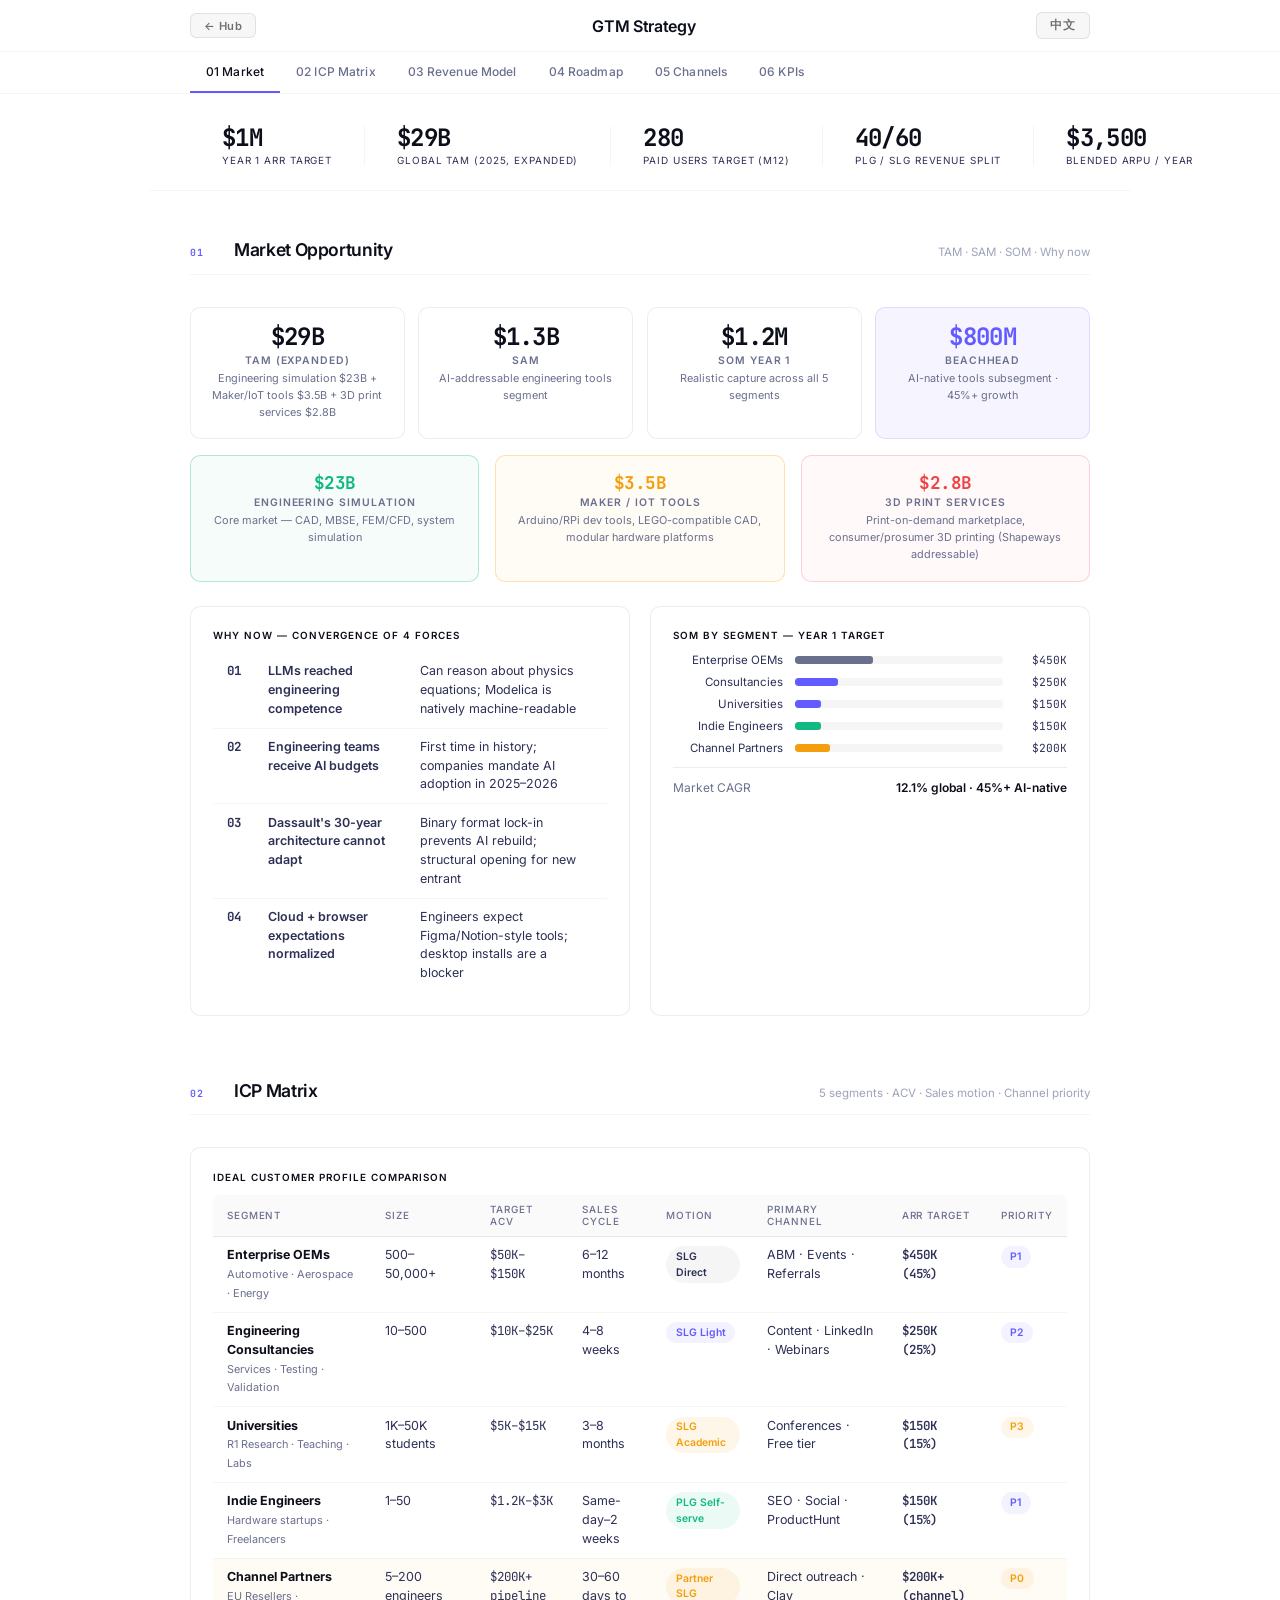
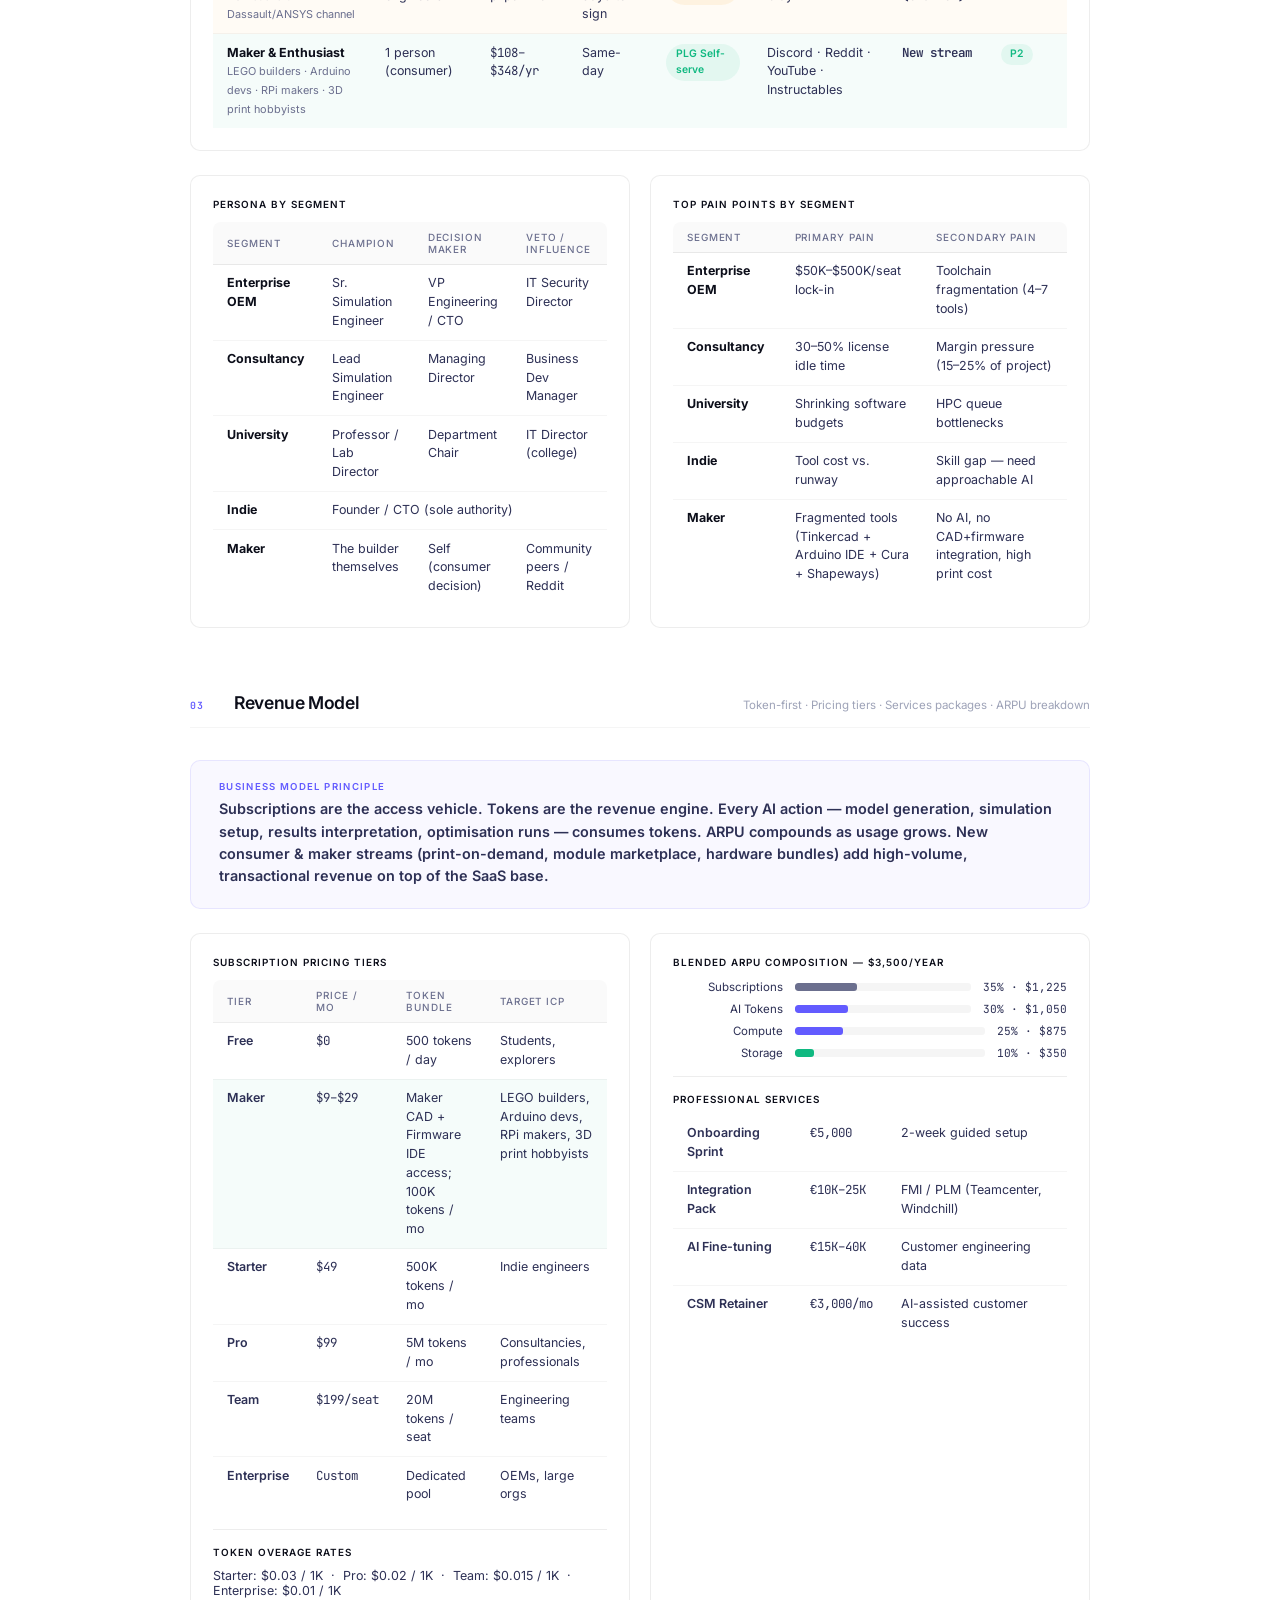
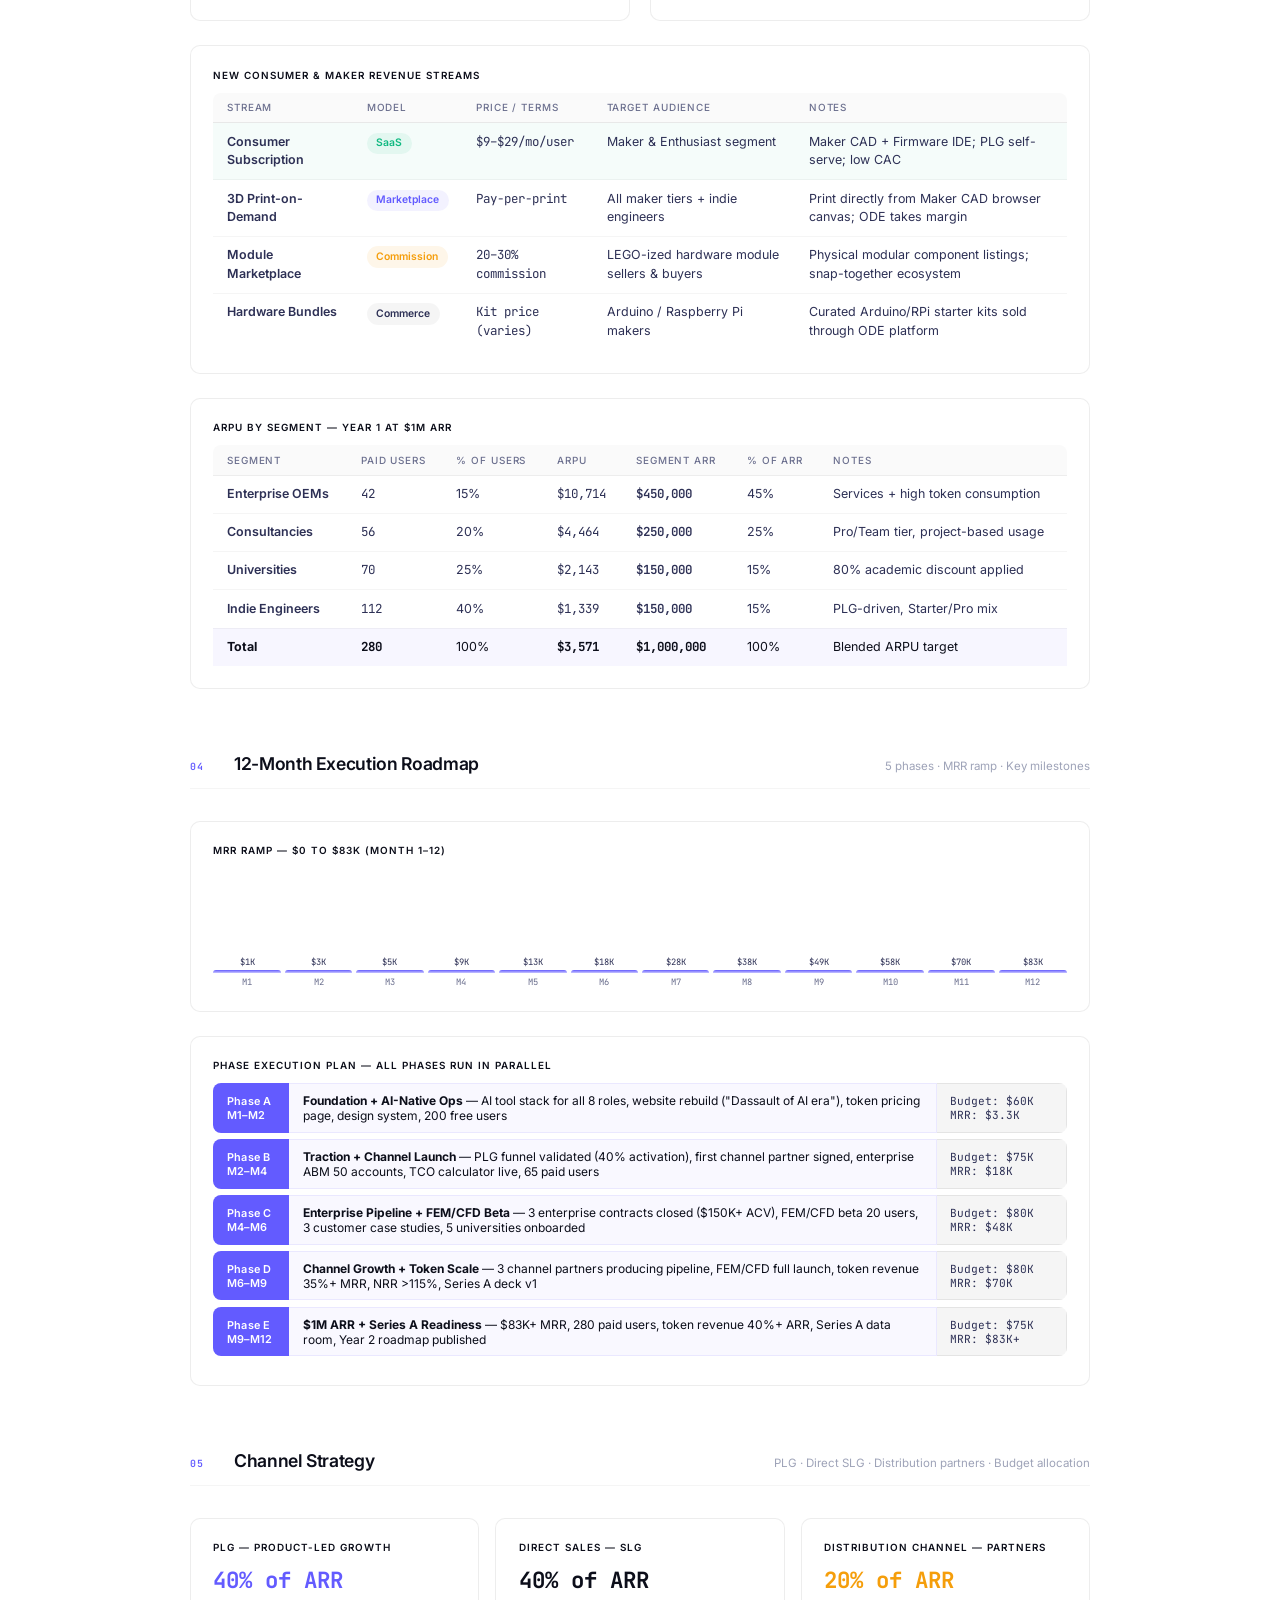
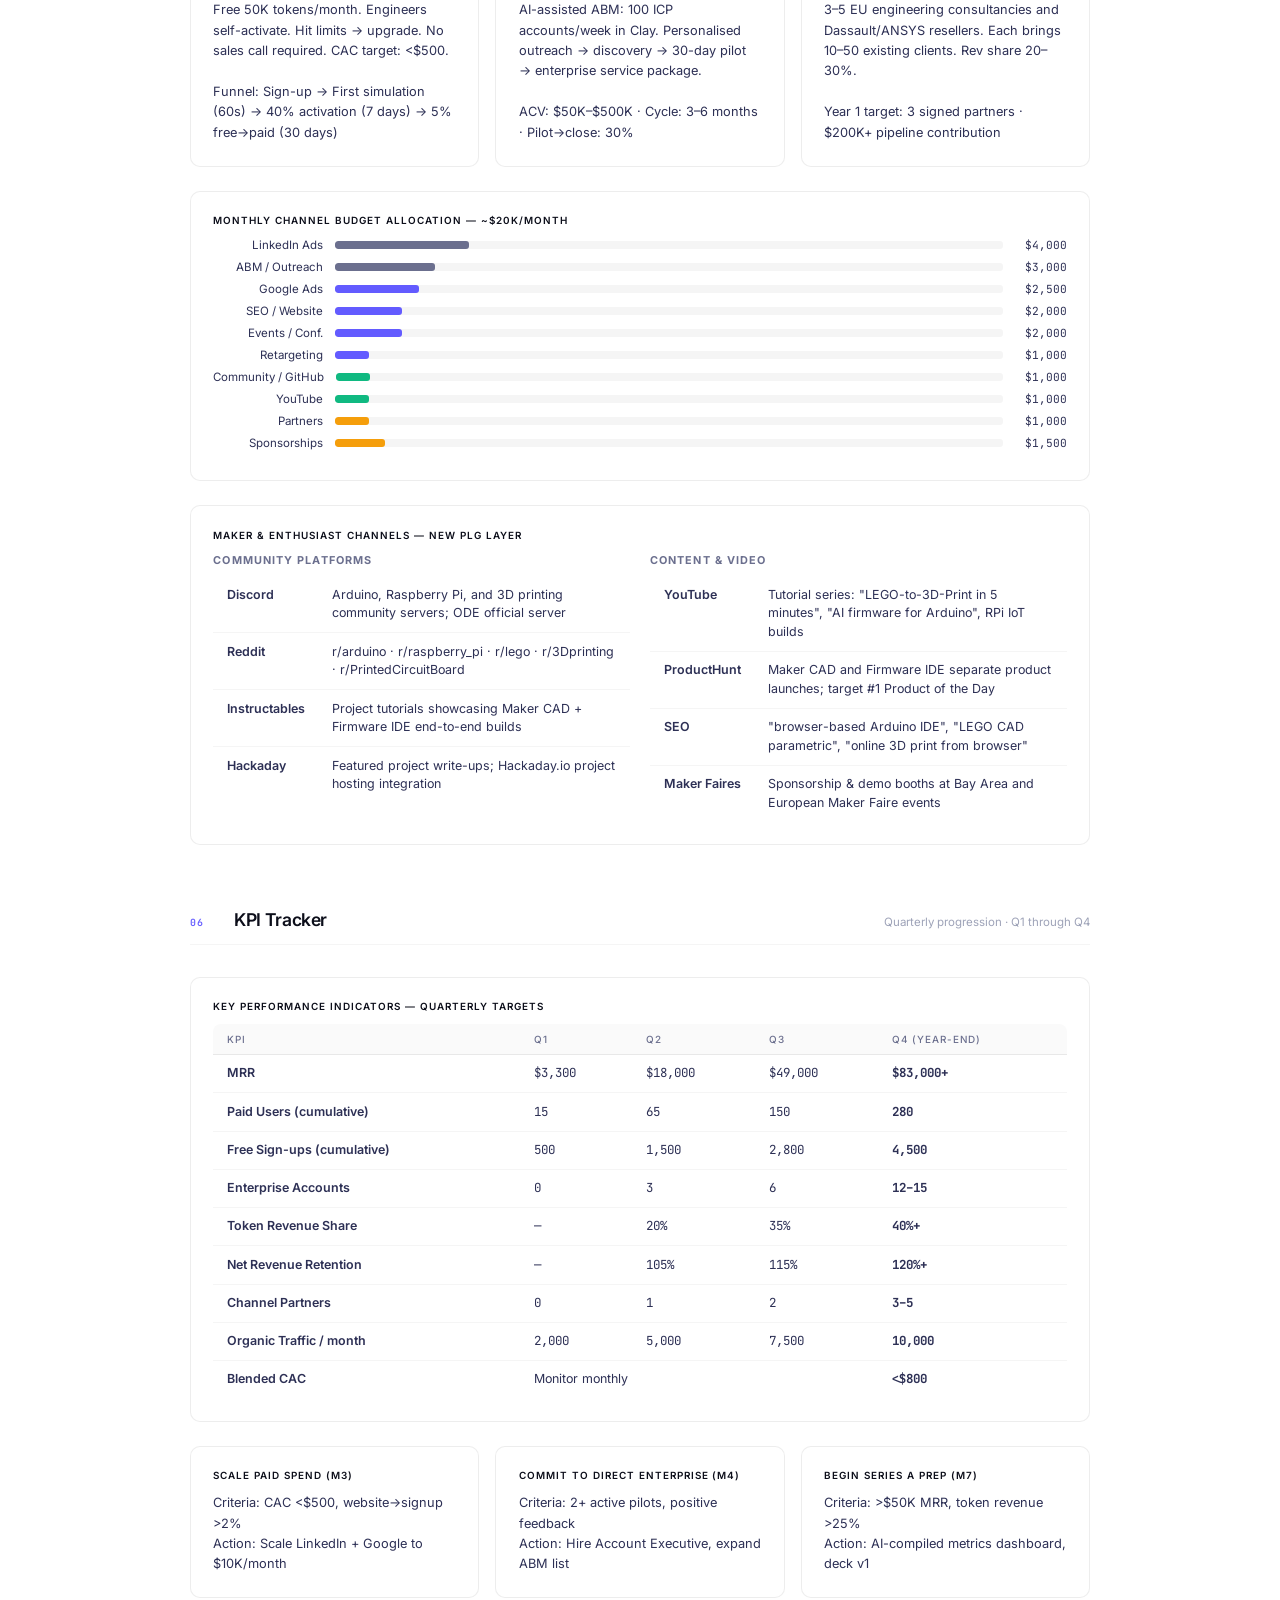
<file: deck/gtm-dashboard.html>
<!DOCTYPE html>
<html lang="en">
<head>
<meta charset="UTF-8">
<meta name="viewport" content="width=device-width, initial-scale=1.0">
<title>ODE — GTM Strategy Dashboard</title>
<link rel="preconnect" href="https://fonts.googleapis.com">
<link href="https://fonts.googleapis.com/css2?family=Inter:wght@300;400;500;600;700;800&family=JetBrains+Mono:wght@400;500&display=swap" rel="stylesheet">
<style>
@import url("gtm-sales-base.css");
/* MRR chart */
.mrr-chart{display:flex;align-items:flex-end;gap:4px;height:120px;width:100%;margin-top:.75rem}
.mrr-bar-wrap{flex:1;display:flex;flex-direction:column;align-items:center}
.mrr-bar{width:100%;border-radius:4px 4px 0 0;min-height:3px;background:linear-gradient(to top,rgba(99,91,255,0.35),var(--accent))}
.mrr-lbl{font-size:.55rem;color:var(--text3);margin-top:3px;font-family:var(--mono)}
.mrr-val{font-size:.55rem;color:var(--text2);margin-bottom:2px;font-family:var(--mono)}
</style>
<link rel="stylesheet" href="deck-theme.css">
</head>
<body>
<div class="page-header" style="display:flex;align-items:center">
  <a href="index.html" style="padding:.28rem .8rem;background:rgba(12,14,26,.05);color:rgba(12,14,26,.6);border:1px solid rgba(12,14,26,.12);border-radius:6px;font-size:.7rem;font-weight:590;text-decoration:none;letter-spacing:.04em;flex-shrink:0;margin-right:1.25rem;white-space:nowrap;transition:background .18s,color .18s" onmouseover="this.style.background='rgba(12,14,26,.09)';this.style.color='rgba(12,14,26,.9)'" onmouseout="this.style.background='rgba(12,14,26,.05)';this.style.color='rgba(12,14,26,.6)'" data-en="← Hub" data-zh="← 主页">← Hub</a>
  <div>
    <div class="ph-eyebrow">Orthogonal Design Engineering · ODE</div>
    <div class="ph-title" data-en="GTM Strategy" data-zh="市场进入策略">GTM Strategy</div>
  </div>
  <div class="ph-meta" data-en="April 2026 &nbsp;·&nbsp; Internal Confidential<br>Market · ICP · Revenue · Channels · Roadmap" data-zh="2026年4月 &nbsp;·&nbsp; 内部保密文件<br>市场 · 客户画像 · 营收 · 渠道 · 路线图">April 2026 &nbsp;·&nbsp; Internal Confidential<br>Market · ICP · Revenue · Channels · Roadmap</div>
  <button id="lang-btn" onclick="toggleLang()" style="padding:.3rem .85rem;background:rgba(12,14,26,.06);color:rgba(12,14,26,.75);border:1px solid rgba(12,14,26,.12);border-radius:6px;font-size:.72rem;font-weight:600;cursor:pointer;font-family:inherit;letter-spacing:.04em;transition:background .2s;flex-shrink:0;align-self:center;margin-left:1.5rem">中文</button>
</div>
<nav class="dash-nav" id="nav">
  <a href="#market" class="nav-item active" data-en="01 Market" data-zh="01 市场机会">01 Market</a>
  <a href="#icp" class="nav-item" data-en="02 ICP Matrix" data-zh="02 客户画像矩阵">02 ICP Matrix</a>
  <a href="#revenue" class="nav-item" data-en="03 Revenue Model" data-zh="03 营收模型">03 Revenue Model</a>
  <a href="#roadmap" class="nav-item" data-en="04 Roadmap" data-zh="04 执行路线图">04 Roadmap</a>
  <a href="#channels" class="nav-item" data-en="05 Channels" data-zh="05 渠道策略">05 Channels</a>
  <a href="#kpis" class="nav-item" data-en="06 KPIs" data-zh="06 关键指标">06 KPIs</a>
</nav>
<div class="stats-bar">
  <div class="stat-cell"><div class="stat-num">$1M</div><div class="stat-lbl" data-en="Year 1 ARR target" data-zh="第一年ARR目标">Year 1 ARR target</div></div>
  <div class="stat-cell"><div class="stat-num">$29B</div><div class="stat-lbl" data-en="Global TAM (2025, expanded)" data-zh="全球TAM（2025年，扩展后）">Global TAM (2025, expanded)</div></div>
  <div class="stat-cell"><div class="stat-num">280</div><div class="stat-lbl" data-en="Paid users target (M12)" data-zh="付费用户目标（第12个月）">Paid users target (M12)</div></div>
  <div class="stat-cell"><div class="stat-num">40/60</div><div class="stat-lbl" data-en="PLG / SLG revenue split" data-zh="PLG / SLG营收比例">PLG / SLG revenue split</div></div>
  <div class="stat-cell"><div class="stat-num">$3,500</div><div class="stat-lbl" data-en="Blended ARPU / year" data-zh="综合ARPU / 年">Blended ARPU / year</div></div>
</div>

<main class="dash-main">

  <!-- 01 MARKET -->
  <section class="section" id="market">
    <div class="sec-hd">
      <span class="sec-num">01</span>
      <span class="sec-title" data-en="Market Opportunity" data-zh="市场机会">Market Opportunity</span>
      <span class="sec-sub" data-en="TAM · SAM · SOM · Why now" data-zh="TAM · SAM · SOM · 为何是现在">TAM · SAM · SOM · Why now</span>
    </div>
    <div class="g4" style="margin-bottom:1rem">
      <div class="tam-box">
        <div class="tam-num">$29B</div>
        <div class="tam-label" data-en="TAM (expanded)" data-zh="TAM 总可寻址市场（扩展后）">TAM (expanded)</div>
        <div class="tam-sub" data-en="Engineering simulation $23B + Maker/IoT tools $3.5B + 3D print services $2.8B" data-zh="工程仿真$23B + 创客/IoT工具$3.5B + 3D打印服务$2.8B">Engineering simulation $23B + Maker/IoT tools $3.5B + 3D print services $2.8B</div>
      </div>
      <div class="tam-box">
        <div class="tam-num">$1.3B</div>
        <div class="tam-label" data-en="SAM" data-zh="SAM 可服务市场">SAM</div>
        <div class="tam-sub" data-en="AI-addressable engineering tools segment" data-zh="AI可服务工程工具细分市场">AI-addressable engineering tools segment</div>
      </div>
      <div class="tam-box">
        <div class="tam-num">$1.2M</div>
        <div class="tam-label" data-en="SOM Year 1" data-zh="SOM 第一年">SOM Year 1</div>
        <div class="tam-sub" data-en="Realistic capture across all 5 segments" data-zh="5大客户群可实现的合理份额">Realistic capture across all 5 segments</div>
      </div>
      <div class="tam-box" style="border-color:rgba(99,91,255,.16);background:rgba(99,91,255,.06)">
        <div class="tam-num" style="color:var(--accent)">$800M</div>
        <div class="tam-label" data-en="Beachhead" data-zh="滩头阵地">Beachhead</div>
        <div class="tam-sub" data-en="AI-native tools subsegment · 45%+ growth" data-zh="AI原生工具细分市场 · 年增长45%+">AI-native tools subsegment · 45%+ growth</div>
      </div>
    </div>
    <div style="display:grid;grid-template-columns:1fr 1fr 1fr;gap:1rem;margin-bottom:1.5rem">
      <div class="tam-box" style="border-color:rgba(16,185,129,.3);background:rgba(16,185,129,.04)">
        <div class="tam-num" style="font-size:1.1rem;color:#10b981">$23B</div>
        <div class="tam-label" data-en="Engineering Simulation" data-zh="工程仿真市场">Engineering Simulation</div>
        <div class="tam-sub" data-en="Core market — CAD, MBSE, FEM/CFD, system simulation" data-zh="核心市场 — CAD、MBSE、FEM/CFD、系统仿真">Core market — CAD, MBSE, FEM/CFD, system simulation</div>
      </div>
      <div class="tam-box" style="border-color:rgba(255,159,10,.3);background:rgba(255,159,10,.04)">
        <div class="tam-num" style="font-size:1.1rem;color:var(--warning)">$3.5B</div>
        <div class="tam-label" data-en="Maker / IoT Tools" data-zh="创客 / IoT工具">Maker / IoT Tools</div>
        <div class="tam-sub" data-en="Arduino/RPi dev tools, LEGO-compatible CAD, modular hardware platforms" data-zh="Arduino/RPi开发工具、兼容LEGO的CAD、模块化硬件平台">Arduino/RPi dev tools, LEGO-compatible CAD, modular hardware platforms</div>
      </div>
      <div class="tam-box" style="border-color:rgba(251,113,133,.3);background:rgba(251,113,133,.04)">
        <div class="tam-num" style="font-size:1.1rem;color:var(--error)">$2.8B</div>
        <div class="tam-label" data-en="3D Print Services" data-zh="3D打印服务">3D Print Services</div>
        <div class="tam-sub" data-en="Print-on-demand marketplace, consumer/prosumer 3D printing (Shapeways addressable)" data-zh="按需打印市场、消费者/专业消费者3D打印（Shapeways可寻址市场）">Print-on-demand marketplace, consumer/prosumer 3D printing (Shapeways addressable)</div>
      </div>
    </div>
    <div class="g2">
      <div class="card">
        <div class="card-title" data-en="Why Now — Convergence of 4 Forces" data-zh="为何是现在 — 4股力量的汇聚">Why Now — Convergence of 4 Forces</div>
        <table class="tbl" style="margin-top:.25rem">
          <tbody>
            <tr>
              <td style="width:20px;font-family:var(--mono);font-weight:700;color:var(--accent)">01</td>
              <td style="font-weight:600;color:var(--text)" data-en="LLMs reached engineering competence" data-zh="大模型达到工程级能力">LLMs reached engineering competence</td>
              <td style="color:var(--text2)" data-en="Can reason about physics equations; Modelica is natively machine-readable" data-zh="能推理物理方程；Modelica原生对大模型可读">Can reason about physics equations; Modelica is natively machine-readable</td>
            </tr>
            <tr>
              <td style="font-family:var(--mono);font-weight:700;color:var(--accent)">02</td>
              <td style="font-weight:600;color:var(--text)" data-en="Engineering teams receive AI budgets" data-zh="工程团队首次获得AI预算">Engineering teams receive AI budgets</td>
              <td style="color:var(--text2)" data-en="First time in history; companies mandate AI adoption in 2025–2026" data-zh="史上首次；企业在2025–2026年强制推行AI工具">First time in history; companies mandate AI adoption in 2025–2026</td>
            </tr>
            <tr>
              <td style="font-family:var(--mono);font-weight:700;color:var(--accent)">03</td>
              <td style="font-weight:600;color:var(--text)" data-en="Dassault's 30-year architecture cannot adapt" data-zh="达索30年架构无法适配AI">Dassault's 30-year architecture cannot adapt</td>
              <td style="color:var(--text2)" data-en="Binary format lock-in prevents AI rebuild; structural opening for new entrant" data-zh="二进制格式锁定阻止AI重建；为新进入者创造结构性机会">Binary format lock-in prevents AI rebuild; structural opening for new entrant</td>
            </tr>
            <tr>
              <td style="font-family:var(--mono);font-weight:700;color:var(--accent)">04</td>
              <td style="font-weight:600;color:var(--text)" data-en="Cloud + browser expectations normalized" data-zh="云端与浏览器使用习惯已成常态">Cloud + browser expectations normalized</td>
              <td style="color:var(--text2)" data-en="Engineers expect Figma/Notion-style tools; desktop installs are a blocker" data-zh="工程师期待Figma/Notion式工具；桌面安装已成障碍">Engineers expect Figma/Notion-style tools; desktop installs are a blocker</td>
            </tr>
          </tbody>
        </table>
      </div>
      <div class="card">
        <div class="card-title" data-en="SOM by Segment — Year 1 Target" data-zh="各细分市场SOM — 第一年目标">SOM by Segment — Year 1 Target</div>
        <div style="margin-top:.25rem">
          <div class="bc-row"><div class="bc-label" data-en="Enterprise OEMs" data-zh="企业级OEM">Enterprise OEMs</div><div class="bc-track"><div class="bc-fill" style="width:37.5%;background:var(--text3)"></div></div><div class="bc-val">$450K</div></div>
          <div class="bc-row"><div class="bc-label" data-en="Consultancies" data-zh="工程咨询">Consultancies</div><div class="bc-track"><div class="bc-fill" style="width:20.8%;background:var(--accent)"></div></div><div class="bc-val">$250K</div></div>
          <div class="bc-row"><div class="bc-label" data-en="Universities" data-zh="高校">Universities</div><div class="bc-track"><div class="bc-fill" style="width:12.5%;background:var(--ai)"></div></div><div class="bc-val">$150K</div></div>
          <div class="bc-row"><div class="bc-label" data-en="Indie Engineers" data-zh="独立工程师">Indie Engineers</div><div class="bc-track"><div class="bc-fill" style="width:12.5%;background:var(--success)"></div></div><div class="bc-val">$150K</div></div>
          <div class="bc-row"><div class="bc-label" data-en="Channel Partners" data-zh="渠道合作伙伴">Channel Partners</div><div class="bc-track"><div class="bc-fill" style="width:16.6%;background:var(--warning)"></div></div><div class="bc-val">$200K</div></div>
        </div>
        <div style="margin-top:.75rem;padding-top:.75rem;border-top:1px solid var(--border);display:flex;justify-content:space-between;font-size:.75rem">
          <span style="color:var(--text3)" data-en="Market CAGR" data-zh="市场年复合增长率">Market CAGR</span>
          <span style="font-weight:600;color:var(--text)" data-en="12.1% global · 45%+ AI-native" data-zh="全球12.1% · AI原生45%+">12.1% global · 45%+ AI-native</span>
        </div>
      </div>
    </div>
  </section>

  <!-- 02 ICP MATRIX -->
  <section class="section" id="icp">
    <div class="sec-hd">
      <span class="sec-num">02</span>
      <span class="sec-title" data-en="ICP Matrix" data-zh="客户画像矩阵">ICP Matrix</span>
      <span class="sec-sub" data-en="5 segments · ACV · Sales motion · Channel priority" data-zh="5大客户群 · 合同价值 · 销售模式 · 渠道优先级">5 segments · ACV · Sales motion · Channel priority</span>
    </div>
    <div class="card">
      <div class="card-title" data-en="Ideal Customer Profile Comparison" data-zh="理想客户画像对比">Ideal Customer Profile Comparison</div>
      <table class="tbl" style="margin-top:.5rem">
        <thead>
          <tr>
            <th data-en="Segment" data-zh="客户分类">Segment</th>
            <th data-en="Size" data-zh="规模">Size</th>
            <th data-en="Target ACV" data-zh="目标合同年价值">Target ACV</th>
            <th data-en="Sales Cycle" data-zh="销售周期">Sales Cycle</th>
            <th data-en="Motion" data-zh="销售模式">Motion</th>
            <th data-en="Primary Channel" data-zh="主渠道">Primary Channel</th>
            <th data-en="ARR Target" data-zh="ARR目标">ARR Target</th>
            <th data-en="Priority" data-zh="优先级">Priority</th>
          </tr>
        </thead>
        <tbody>
          <tr>
            <td data-en='<strong style="color:var(--text)">Enterprise OEMs</strong><br><span style="font-size:.68rem;color:var(--text3)">Automotive · Aerospace · Energy</span>' data-zh='<strong style="color:var(--text)">企业级OEM</strong><br><span style="font-size:.68rem;color:var(--text3)">汽车 · 航空航天 · 能源</span>'><strong style="color:var(--text)">Enterprise OEMs</strong><br><span style="font-size:.68rem;color:var(--text3)">Automotive · Aerospace · Energy</span></td>
            <td>500–50,000+</td>
            <td style="font-family:var(--mono);color:var(--text)">$50K–$150K</td>
            <td data-en="6–12 months" data-zh="6–12个月">6–12 months</td>
            <td><span class="pill p-navy">SLG Direct</span></td>
            <td data-en="ABM · Events · Referrals" data-zh="ABM · 活动 · 转介绍">ABM · Events · Referrals</td>
            <td style="font-family:var(--mono);font-weight:600;color:var(--text)">$450K (45%)</td>
            <td><span class="pill p-blue">P1</span></td>
          </tr>
          <tr>
            <td data-en='<strong style="color:var(--text)">Engineering Consultancies</strong><br><span style="font-size:.68rem;color:var(--text3)">Services · Testing · Validation</span>' data-zh='<strong style="color:var(--text)">工程咨询公司</strong><br><span style="font-size:.68rem;color:var(--text3)">服务 · 测试 · 验证</span>'><strong style="color:var(--text)">Engineering Consultancies</strong><br><span style="font-size:.68rem;color:var(--text3)">Services · Testing · Validation</span></td>
            <td>10–500</td>
            <td style="font-family:var(--mono);color:var(--text)">$10K–$25K</td>
            <td data-en="4–8 weeks" data-zh="4–8周">4–8 weeks</td>
            <td><span class="pill p-blue">SLG Light</span></td>
            <td data-en="Content · LinkedIn · Webinars" data-zh="内容营销 · LinkedIn · 网络研讨会">Content · LinkedIn · Webinars</td>
            <td style="font-family:var(--mono);font-weight:600;color:var(--text)">$250K (25%)</td>
            <td><span class="pill p-blue">P2</span></td>
          </tr>
          <tr>
            <td data-en='<strong style="color:var(--text)">Universities</strong><br><span style="font-size:.68rem;color:var(--text3)">R1 Research · Teaching · Labs</span>' data-zh='<strong style="color:var(--text)">高校与科研机构</strong><br><span style="font-size:.68rem;color:var(--text3)">R1科研 · 教学 · 实验室</span>'><strong style="color:var(--text)">Universities</strong><br><span style="font-size:.68rem;color:var(--text3)">R1 Research · Teaching · Labs</span></td>
            <td data-en="1K–50K students" data-zh="1K–50K学生">1K–50K students</td>
            <td style="font-family:var(--mono);color:var(--text)">$5K–$15K</td>
            <td data-en="3–8 months" data-zh="3–8个月">3–8 months</td>
            <td><span class="pill p-amber">SLG Academic</span></td>
            <td data-en="Conferences · Free tier" data-zh="学术会议 · 免费层级">Conferences · Free tier</td>
            <td style="font-family:var(--mono);font-weight:600;color:var(--text)">$150K (15%)</td>
            <td><span class="pill p-amber">P3</span></td>
          </tr>
          <tr>
            <td data-en='<strong style="color:var(--text)">Indie Engineers</strong><br><span style="font-size:.68rem;color:var(--text3)">Hardware startups · Freelancers</span>' data-zh='<strong style="color:var(--text)">独立工程师与创业公司</strong><br><span style="font-size:.68rem;color:var(--text3)">硬件创业公司 · 自由职业者</span>'><strong style="color:var(--text)">Indie Engineers</strong><br><span style="font-size:.68rem;color:var(--text3)">Hardware startups · Freelancers</span></td>
            <td>1–50</td>
            <td style="font-family:var(--mono);color:var(--text)">$1.2K–$3K</td>
            <td data-en="Same-day–2 weeks" data-zh="当天–2周">Same-day–2 weeks</td>
            <td><span class="pill p-green">PLG Self-serve</span></td>
            <td data-en="SEO · Social · ProductHunt" data-zh="SEO · 社交媒体 · ProductHunt">SEO · Social · ProductHunt</td>
            <td style="font-family:var(--mono);font-weight:600;color:var(--text)">$150K (15%)</td>
            <td><span class="pill p-blue">P1</span></td>
          </tr>
          <tr style="background:rgba(255,159,10,.04)">
            <td data-en='<strong style="color:var(--text)">Channel Partners</strong><br><span style="font-size:.68rem;color:var(--text3)">EU Resellers · Dassault/ANSYS channel</span>' data-zh='<strong style="color:var(--text)">渠道合作伙伴</strong><br><span style="font-size:.68rem;color:var(--text3)">欧盟经销商 · Dassault/ANSYS渠道</span>'><strong style="color:var(--text)">Channel Partners</strong><br><span style="font-size:.68rem;color:var(--text3)">EU Resellers · Dassault/ANSYS channel</span></td>
            <td data-en="5–200 engineers" data-zh="5–200名工程师">5–200 engineers</td>
            <td style="font-family:var(--mono);color:var(--text)">$200K+ pipeline</td>
            <td data-en="30–60 days to sign" data-zh="30–60天签约">30–60 days to sign</td>
            <td><span class="pill p-amber">Partner SLG</span></td>
            <td data-en="Direct outreach · Clay" data-zh="直接触达 · Clay">Direct outreach · Clay</td>
            <td style="font-family:var(--mono);font-weight:600;color:var(--text)">$200K+ (channel)</td>
            <td><span class="pill p-amber">P0</span></td>
          </tr>
          <tr style="background:rgba(16,185,129,.04)">
            <td data-en='<strong style="color:var(--text)">Maker &amp; Enthusiast</strong><br><span style="font-size:.68rem;color:var(--text3)">LEGO builders · Arduino devs · RPi makers · 3D print hobbyists</span>' data-zh='<strong style="color:var(--text)">创客与爱好者</strong><br><span style="font-size:.68rem;color:var(--text3)">LEGO爱好者 · Arduino开发者 · RPi创客 · 3D打印发烧友</span>'><strong style="color:var(--text)">Maker &amp; Enthusiast</strong><br><span style="font-size:.68rem;color:var(--text3)">LEGO builders · Arduino devs · RPi makers · 3D print hobbyists</span></td>
            <td data-en="1 person (consumer)" data-zh="个人（消费者）">1 person (consumer)</td>
            <td style="font-family:var(--mono);color:var(--success)">$108–$348/yr</td>
            <td data-en="Same-day" data-zh="当天">Same-day</td>
            <td><span class="pill p-green">PLG Self-serve</span></td>
            <td data-en="Discord · Reddit · YouTube · Instructables" data-zh="Discord · Reddit · YouTube · Instructables">Discord · Reddit · YouTube · Instructables</td>
            <td style="font-family:var(--mono);font-weight:600;color:var(--success)">New stream</td>
            <td><span class="pill p-green">P2</span></td>
          </tr>
        </tbody>
      </table>
    </div>
    <div class="g2" style="margin-top:1.5rem">
      <div class="card">
        <div class="card-title" data-en="Persona by Segment" data-zh="各细分市场核心角色">Persona by Segment</div>
        <table class="tbl" style="margin-top:.25rem">
          <thead>
            <tr>
              <th data-en="Segment" data-zh="客户分类">Segment</th>
              <th data-en="Champion" data-zh="内部推动者">Champion</th>
              <th data-en="Decision Maker" data-zh="决策者">Decision Maker</th>
              <th data-en="Veto / Influence" data-zh="否决权/影响者">Veto / Influence</th>
            </tr>
          </thead>
          <tbody>
            <tr>
              <td><strong style="color:var(--text)">Enterprise OEM</strong></td>
              <td data-en="Sr. Simulation Engineer" data-zh="高级仿真工程师">Sr. Simulation Engineer</td>
              <td data-en="VP Engineering / CTO" data-zh="工程副总裁 / CTO">VP Engineering / CTO</td>
              <td data-en="IT Security Director" data-zh="IT安全总监">IT Security Director</td>
            </tr>
            <tr>
              <td><strong style="color:var(--text)">Consultancy</strong></td>
              <td data-en="Lead Simulation Engineer" data-zh="首席仿真工程师">Lead Simulation Engineer</td>
              <td data-en="Managing Director" data-zh="总经理">Managing Director</td>
              <td data-en="Business Dev Manager" data-zh="业务发展经理">Business Dev Manager</td>
            </tr>
            <tr>
              <td><strong style="color:var(--text)">University</strong></td>
              <td data-en="Professor / Lab Director" data-zh="教授 / 实验室主任">Professor / Lab Director</td>
              <td data-en="Department Chair" data-zh="系主任">Department Chair</td>
              <td data-en="IT Director (college)" data-zh="IT总监（学院）">IT Director (college)</td>
            </tr>
            <tr>
              <td><strong style="color:var(--text)">Indie</strong></td>
              <td colspan="3" data-en="Founder / CTO (sole authority)" data-zh="创始人 / CTO（唯一决策人）">Founder / CTO (sole authority)</td>
            </tr>
            <tr>
              <td><strong style="color:var(--text)">Maker</strong></td>
              <td data-en="The builder themselves" data-zh="创客本人">The builder themselves</td>
              <td data-en="Self (consumer decision)" data-zh="本人（消费者决策）">Self (consumer decision)</td>
              <td data-en="Community peers / Reddit" data-zh="社区同行 / Reddit">Community peers / Reddit</td>
            </tr>
          </tbody>
        </table>
      </div>
      <div class="card">
        <div class="card-title" data-en="Top Pain Points by Segment" data-zh="各细分市场核心痛点">Top Pain Points by Segment</div>
        <table class="tbl" style="margin-top:.25rem">
          <thead>
            <tr>
              <th data-en="Segment" data-zh="客户分类">Segment</th>
              <th data-en="Primary Pain" data-zh="首要痛点">Primary Pain</th>
              <th data-en="Secondary Pain" data-zh="次要痛点">Secondary Pain</th>
            </tr>
          </thead>
          <tbody>
            <tr>
              <td><strong style="color:var(--text)">Enterprise OEM</strong></td>
              <td data-en="$50K–$500K/seat lock-in" data-zh="$50K–$500K/席位锁定">$50K–$500K/seat lock-in</td>
              <td data-en="Toolchain fragmentation (4–7 tools)" data-zh="工具链碎片化（4–7个工具）">Toolchain fragmentation (4–7 tools)</td>
            </tr>
            <tr>
              <td><strong style="color:var(--text)">Consultancy</strong></td>
              <td data-en="30–50% license idle time" data-zh="30–50%许可证闲置">30–50% license idle time</td>
              <td data-en="Margin pressure (15–25% of project)" data-zh="利润压力（占项目15–25%）">Margin pressure (15–25% of project)</td>
            </tr>
            <tr>
              <td><strong style="color:var(--text)">University</strong></td>
              <td data-en="Shrinking software budgets" data-zh="软件预算持续缩减">Shrinking software budgets</td>
              <td data-en="HPC queue bottlenecks" data-zh="HPC排队瓶颈">HPC queue bottlenecks</td>
            </tr>
            <tr>
              <td><strong style="color:var(--text)">Indie</strong></td>
              <td data-en="Tool cost vs. runway" data-zh="工具成本 vs. 融资跑道">Tool cost vs. runway</td>
              <td data-en="Skill gap — need approachable AI" data-zh="技能缺口 — 需要易用的AI">Skill gap — need approachable AI</td>
            </tr>
            <tr>
              <td><strong style="color:var(--text)">Maker</strong></td>
              <td data-en="Fragmented tools (Tinkercad + Arduino IDE + Cura + Shapeways)" data-zh="工具碎片化（Tinkercad + Arduino IDE + Cura + Shapeways）">Fragmented tools (Tinkercad + Arduino IDE + Cura + Shapeways)</td>
              <td data-en="No AI, no CAD+firmware integration, high print cost" data-zh="无AI、无CAD+固件集成、打印成本高">No AI, no CAD+firmware integration, high print cost</td>
            </tr>
          </tbody>
        </table>
      </div>
    </div>
  </section>

  <!-- 03 REVENUE MODEL -->
  <section class="section" id="revenue">
    <div class="sec-hd">
      <span class="sec-num">03</span>
      <span class="sec-title" data-en="Revenue Model" data-zh="营收模型">Revenue Model</span>
      <span class="sec-sub" data-en="Token-first · Pricing tiers · Services packages · ARPU breakdown" data-zh="Token优先 · 定价层级 · 服务套餐 · ARPU拆解">Token-first · Pricing tiers · Services packages · ARPU breakdown</span>
    </div>
    <div class="insight">
      <div class="ins-label" data-en="Business Model Principle" data-zh="商业模式原则">Business Model Principle</div>
      <div class="ins-text" data-en="Subscriptions are the access vehicle. Tokens are the revenue engine. Every AI action — model generation, simulation setup, results interpretation, optimisation runs — consumes tokens. ARPU compounds as usage grows. New consumer &amp; maker streams (print-on-demand, module marketplace, hardware bundles) add high-volume, transactional revenue on top of the SaaS base." data-zh="订阅是访问载体，Token是营收引擎。每一个AI操作——模型生成、仿真设置、结果解读、优化运行——都消耗Token。随着使用量增长，ARPU持续提升。新增的消费者与创客收入流（按需打印、模块市场、硬件套件）在SaaS基础上叠加高频交易型收入。">Subscriptions are the access vehicle. Tokens are the revenue engine. Every AI action — model generation, simulation setup, results interpretation, optimisation runs — consumes tokens. ARPU compounds as usage grows. New consumer &amp; maker streams (print-on-demand, module marketplace, hardware bundles) add high-volume, transactional revenue on top of the SaaS base.</div>
    </div>
    <div class="g2">
      <div class="card">
        <div class="card-title" data-en="Subscription Pricing Tiers" data-zh="订阅定价层级">Subscription Pricing Tiers</div>
        <table class="tbl" style="margin-top:.25rem">
          <thead>
            <tr>
              <th data-en="Tier" data-zh="层级">Tier</th>
              <th data-en="Price / mo" data-zh="月费">Price / mo</th>
              <th data-en="Token Bundle" data-zh="Token套餐">Token Bundle</th>
              <th data-en="Target ICP" data-zh="目标客户">Target ICP</th>
            </tr>
          </thead>
          <tbody>
            <tr>
              <td style="font-weight:600;color:var(--text)">Free</td>
              <td style="font-family:var(--mono)">$0</td>
              <td data-en="500 tokens / day" data-zh="500 tokens / 天">500 tokens / day</td>
              <td data-en="Students, explorers" data-zh="学生、探索用户">Students, explorers</td>
            </tr>
            <tr style="background:rgba(16,185,129,.04)">
              <td style="font-weight:600;color:var(--success)" data-en="Maker" data-zh="创客版">Maker</td>
              <td style="font-family:var(--mono);color:var(--success)">$9–$29</td>
              <td data-en="Maker CAD + Firmware IDE access; 100K tokens / mo" data-zh="Maker CAD + 固件IDE访问；100K tokens / 月">Maker CAD + Firmware IDE access; 100K tokens / mo</td>
              <td data-en="LEGO builders, Arduino devs, RPi makers, 3D print hobbyists" data-zh="LEGO爱好者、Arduino开发者、RPi创客、3D打印发烧友">LEGO builders, Arduino devs, RPi makers, 3D print hobbyists</td>
            </tr>
            <tr>
              <td style="font-weight:600;color:var(--text)">Starter</td>
              <td style="font-family:var(--mono)">$49</td>
              <td data-en="500K tokens / mo" data-zh="500K tokens / 月">500K tokens / mo</td>
              <td data-en="Indie engineers" data-zh="独立工程师">Indie engineers</td>
            </tr>
            <tr>
              <td style="font-weight:600;color:var(--text)">Pro</td>
              <td style="font-family:var(--mono)">$99</td>
              <td data-en="5M tokens / mo" data-zh="5M tokens / 月">5M tokens / mo</td>
              <td data-en="Consultancies, professionals" data-zh="咨询公司、专业人士">Consultancies, professionals</td>
            </tr>
            <tr>
              <td style="font-weight:600;color:var(--text)">Team</td>
              <td style="font-family:var(--mono)">$199/seat</td>
              <td data-en="20M tokens / seat" data-zh="20M tokens / 席位">20M tokens / seat</td>
              <td data-en="Engineering teams" data-zh="工程团队">Engineering teams</td>
            </tr>
            <tr>
              <td style="font-weight:600;color:var(--text)">Enterprise</td>
              <td style="font-family:var(--mono)">Custom</td>
              <td data-en="Dedicated pool" data-zh="专属Token池">Dedicated pool</td>
              <td data-en="OEMs, large orgs" data-zh="OEM客户、大型组织">OEMs, large orgs</td>
            </tr>
          </tbody>
        </table>
        <div style="margin-top:1rem;padding-top:1rem;border-top:1px solid var(--border)">
          <div class="card-title" style="margin-bottom:.6rem" data-en="Token Overage Rates" data-zh="Token超额计费标准">Token Overage Rates</div>
          <div style="font-size:.78rem;color:var(--text2)">Starter: $0.03 / 1K &nbsp;·&nbsp; Pro: $0.02 / 1K &nbsp;·&nbsp; Team: $0.015 / 1K &nbsp;·&nbsp; Enterprise: $0.01 / 1K</div>
        </div>
      </div>
      <div class="card">
        <div class="card-title" data-en="Blended ARPU Composition — $3,500/year" data-zh="综合ARPU构成 — $3,500/年">Blended ARPU Composition — $3,500/year</div>
        <div style="margin-top:.75rem">
          <div class="bc-row"><div class="bc-label" data-en="Subscriptions" data-zh="订阅费">Subscriptions</div><div class="bc-track"><div class="bc-fill" style="width:35%;background:var(--text3)"></div></div><div class="bc-val">35% · $1,225</div></div>
          <div class="bc-row"><div class="bc-label" data-en="AI Tokens" data-zh="AI Token">AI Tokens</div><div class="bc-track"><div class="bc-fill" style="width:30%;background:var(--accent)"></div></div><div class="bc-val">30% · $1,050</div></div>
          <div class="bc-row"><div class="bc-label" data-en="Compute" data-zh="算力">Compute</div><div class="bc-track"><div class="bc-fill" style="width:25%;background:var(--ai)"></div></div><div class="bc-val">25% · $875</div></div>
          <div class="bc-row"><div class="bc-label" data-en="Storage" data-zh="存储">Storage</div><div class="bc-track"><div class="bc-fill" style="width:10%;background:var(--success)"></div></div><div class="bc-val">10% · $350</div></div>
        </div>
        <div style="margin-top:1rem;padding-top:1rem;border-top:1px solid var(--border)">
          <div class="card-title" style="margin-bottom:.6rem" data-en="Professional Services" data-zh="专业服务">Professional Services</div>
          <table class="tbl">
            <tbody>
              <tr>
                <td style="font-weight:600;color:var(--text)">Onboarding Sprint</td>
                <td style="font-family:var(--mono)">€5,000</td>
                <td style="color:var(--text2)" data-en="2-week guided setup" data-zh="2周专家指导上线">2-week guided setup</td>
              </tr>
              <tr>
                <td style="font-weight:600;color:var(--text)">Integration Pack</td>
                <td style="font-family:var(--mono)">€10K–25K</td>
                <td style="color:var(--text2)" data-en="FMI / PLM (Teamcenter, Windchill)" data-zh="FMI / PLM集成服务（Teamcenter, Windchill）">FMI / PLM (Teamcenter, Windchill)</td>
              </tr>
              <tr>
                <td style="font-weight:600;color:var(--text)">AI Fine-tuning</td>
                <td style="font-family:var(--mono)">€15K–40K</td>
                <td style="color:var(--text2)" data-en="Customer engineering data" data-zh="客户工程数据微调">Customer engineering data</td>
              </tr>
              <tr>
                <td style="font-weight:600;color:var(--text)">CSM Retainer</td>
                <td style="font-family:var(--mono)">€3,000/mo</td>
                <td style="color:var(--text2)" data-en="AI-assisted customer success" data-zh="AI辅助客户成功">AI-assisted customer success</td>
              </tr>
            </tbody>
          </table>
        </div>
      </div>
    </div>
    <div class="card" style="margin-top:1.5rem">
      <div class="card-title" data-en="New Consumer &amp; Maker Revenue Streams" data-zh="新增消费者与创客收入流">New Consumer &amp; Maker Revenue Streams</div>
      <table class="tbl" style="margin-top:.5rem">
        <thead>
          <tr>
            <th data-en="Stream" data-zh="收入流">Stream</th>
            <th data-en="Model" data-zh="收费模式">Model</th>
            <th data-en="Price / Terms" data-zh="定价 / 条款">Price / Terms</th>
            <th data-en="Target Audience" data-zh="目标受众">Target Audience</th>
            <th data-en="Notes" data-zh="备注">Notes</th>
          </tr>
        </thead>
        <tbody>
          <tr style="background:rgba(16,185,129,.04)">
            <td style="font-weight:600;color:var(--success)" data-en="Consumer Subscription" data-zh="消费者订阅">Consumer Subscription</td>
            <td><span class="pill p-green">SaaS</span></td>
            <td style="font-family:var(--mono);color:var(--success)">$9–$29/mo/user</td>
            <td data-en="Maker &amp; Enthusiast segment" data-zh="创客与爱好者细分市场">Maker &amp; Enthusiast segment</td>
            <td data-en="Maker CAD + Firmware IDE; PLG self-serve; low CAC" data-zh="Maker CAD + 固件IDE；PLG自助服务；低获客成本">Maker CAD + Firmware IDE; PLG self-serve; low CAC</td>
          </tr>
          <tr>
            <td style="font-weight:600;color:var(--text)" data-en="3D Print-on-Demand" data-zh="3D按需打印服务">3D Print-on-Demand</td>
            <td><span class="pill p-blue">Marketplace</span></td>
            <td style="font-family:var(--mono)" data-en="Pay-per-print" data-zh="按打印量计费">Pay-per-print</td>
            <td data-en="All maker tiers + indie engineers" data-zh="所有创客层级 + 独立工程师">All maker tiers + indie engineers</td>
            <td data-en="Print directly from Maker CAD browser canvas; ODE takes margin" data-zh="直接从Maker CAD浏览器画布下单打印；ODE赚取差价">Print directly from Maker CAD browser canvas; ODE takes margin</td>
          </tr>
          <tr>
            <td style="font-weight:600;color:var(--text)" data-en="Module Marketplace" data-zh="模块市场">Module Marketplace</td>
            <td><span class="pill p-amber">Commission</span></td>
            <td style="font-family:var(--mono);color:var(--warning)">20–30% commission</td>
            <td data-en="LEGO-ized hardware module sellers &amp; buyers" data-zh="LEGO化硬件模块卖家与买家">LEGO-ized hardware module sellers &amp; buyers</td>
            <td data-en="Physical modular component listings; snap-together ecosystem" data-zh="模块化物理组件上架；积木式生态系统">Physical modular component listings; snap-together ecosystem</td>
          </tr>
          <tr>
            <td style="font-weight:600;color:var(--text)" data-en="Hardware Bundles" data-zh="硬件套件">Hardware Bundles</td>
            <td><span class="pill p-navy">Commerce</span></td>
            <td style="font-family:var(--mono)" data-en="Kit price (varies)" data-zh="套件定价（按产品）">Kit price (varies)</td>
            <td data-en="Arduino / Raspberry Pi makers" data-zh="Arduino / Raspberry Pi创客">Arduino / Raspberry Pi makers</td>
            <td data-en="Curated Arduino/RPi starter kits sold through ODE platform" data-zh="精选Arduino/RPi入门套件通过ODE平台销售">Curated Arduino/RPi starter kits sold through ODE platform</td>
          </tr>
        </tbody>
      </table>
    </div>

    <div class="card" style="margin-top:1.5rem">
      <div class="card-title" data-en="ARPU by Segment — Year 1 at $1M ARR" data-zh="各细分市场ARPU — 第一年$1M ARR">ARPU by Segment — Year 1 at $1M ARR</div>
      <table class="tbl" style="margin-top:.5rem">
        <thead>
          <tr>
            <th data-en="Segment" data-zh="客户分类">Segment</th>
            <th data-en="Paid Users" data-zh="付费用户">Paid Users</th>
            <th data-en="% of Users" data-zh="用户占比">% of Users</th>
            <th data-en="ARPU" data-zh="ARPU">ARPU</th>
            <th data-en="Segment ARR" data-zh="细分ARR">Segment ARR</th>
            <th data-en="% of ARR" data-zh="ARR占比">% of ARR</th>
            <th data-en="Notes" data-zh="备注">Notes</th>
          </tr>
        </thead>
        <tbody>
          <tr>
            <td style="font-weight:600;color:var(--text)" data-en="Enterprise OEMs" data-zh="企业级OEM">Enterprise OEMs</td>
            <td style="font-family:var(--mono)">42</td>
            <td>15%</td>
            <td style="font-family:var(--mono);color:var(--accent)">$10,714</td>
            <td style="font-family:var(--mono);font-weight:600;color:var(--text)">$450,000</td>
            <td>45%</td>
            <td data-en="Services + high token consumption" data-zh="专业服务 + 高Token消耗">Services + high token consumption</td>
          </tr>
          <tr>
            <td style="font-weight:600;color:var(--text)" data-en="Consultancies" data-zh="工程咨询公司">Consultancies</td>
            <td style="font-family:var(--mono)">56</td>
            <td>20%</td>
            <td style="font-family:var(--mono);color:var(--accent)">$4,464</td>
            <td style="font-family:var(--mono);font-weight:600;color:var(--text)">$250,000</td>
            <td>25%</td>
            <td data-en="Pro/Team tier, project-based usage" data-zh="Pro/Team层级，按项目使用">Pro/Team tier, project-based usage</td>
          </tr>
          <tr>
            <td style="font-weight:600;color:var(--text)" data-en="Universities" data-zh="高校与科研机构">Universities</td>
            <td style="font-family:var(--mono)">70</td>
            <td>25%</td>
            <td style="font-family:var(--mono);color:var(--accent)">$2,143</td>
            <td style="font-family:var(--mono);font-weight:600;color:var(--text)">$150,000</td>
            <td>15%</td>
            <td data-en="80% academic discount applied" data-zh="已应用80%学术折扣">80% academic discount applied</td>
          </tr>
          <tr>
            <td style="font-weight:600;color:var(--text)" data-en="Indie Engineers" data-zh="独立工程师">Indie Engineers</td>
            <td style="font-family:var(--mono)">112</td>
            <td>40%</td>
            <td style="font-family:var(--mono);color:var(--accent)">$1,339</td>
            <td style="font-family:var(--mono);font-weight:600;color:var(--text)">$150,000</td>
            <td>15%</td>
            <td data-en="PLG-driven, Starter/Pro mix" data-zh="PLG驱动，Starter/Pro混合">PLG-driven, Starter/Pro mix</td>
          </tr>
          <tr class="hl">
            <td data-en="<strong>Total</strong>" data-zh="<strong>合计</strong>"><strong>Total</strong></td>
            <td style="font-family:var(--mono);font-weight:700">280</td>
            <td>100%</td>
            <td style="font-family:var(--mono);font-weight:700;color:var(--text)">$3,571</td>
            <td style="font-family:var(--mono);font-weight:700;color:var(--text)">$1,000,000</td>
            <td>100%</td>
            <td data-en="Blended ARPU target" data-zh="综合ARPU目标">Blended ARPU target</td>
          </tr>
        </tbody>
      </table>
    </div>
  </section>

  <!-- 04 ROADMAP -->
  <section class="section" id="roadmap">
    <div class="sec-hd">
      <span class="sec-num">04</span>
      <span class="sec-title" data-en="12-Month Execution Roadmap" data-zh="12个月执行路线图">12-Month Execution Roadmap</span>
      <span class="sec-sub" data-en="5 phases · MRR ramp · Key milestones" data-zh="5个阶段 · MRR增长曲线 · 关键里程碑">5 phases · MRR ramp · Key milestones</span>
    </div>
    <div class="card" style="margin-bottom:1.5rem">
      <div class="card-title" data-en="MRR Ramp — $0 to $83K (Month 1–12)" data-zh="MRR增长 — $0至$83K（第1–12个月）">MRR Ramp — $0 to $83K (Month 1–12)</div>
      <div class="mrr-chart" id="mrr-chart"></div>
    </div>
    <div class="card">
      <div class="card-title" data-en="Phase Execution Plan — All Phases Run in Parallel" data-zh="阶段执行计划 — 所有阶段并行推进">Phase Execution Plan — All Phases Run in Parallel</div>
      <div style="margin-top:.75rem">
        <div class="phase-row">
          <div class="ph-num" data-en="Phase A<br>M1–M2" data-zh="阶段A<br>M1–M2">Phase A<br>M1–M2</div>
          <div class="ph-title-cell" data-en="<strong>Foundation + AI-Native Ops</strong> — AI tool stack for all 8 roles, website rebuild (&quot;Dassault of AI era&quot;), token pricing page, design system, 200 free users" data-zh="<strong>基础建设 + AI原生运营</strong> — 为全部8个职能部署AI工具栈，网站重建（"AI时代的Dassault"），Token定价页面，设计系统，200名免费用户"><strong>Foundation + AI-Native Ops</strong> — AI tool stack for all 8 roles, website rebuild ("Dassault of AI era"), token pricing page, design system, 200 free users</div>
          <div class="ph-target">Budget: $60K<br>MRR: $3.3K</div>
        </div>
        <div class="phase-row">
          <div class="ph-num" data-en="Phase B<br>M2–M4" data-zh="阶段B<br>M2–M4">Phase B<br>M2–M4</div>
          <div class="ph-title-cell" data-en="<strong>Traction + Channel Launch</strong> — PLG funnel validated (40% activation), first channel partner signed, enterprise ABM 50 accounts, TCO calculator live, 65 paid users" data-zh="<strong>牵引力 + 渠道启动</strong> — PLG漏斗验证（40%激活率），首个渠道合作伙伴签约，企业ABM触达50个账户，TCO计算器上线，65名付费用户"><strong>Traction + Channel Launch</strong> — PLG funnel validated (40% activation), first channel partner signed, enterprise ABM 50 accounts, TCO calculator live, 65 paid users</div>
          <div class="ph-target">Budget: $75K<br>MRR: $18K</div>
        </div>
        <div class="phase-row">
          <div class="ph-num" data-en="Phase C<br>M4–M6" data-zh="阶段C<br>M4–M6">Phase C<br>M4–M6</div>
          <div class="ph-title-cell" data-en="<strong>Enterprise Pipeline + FEM/CFD Beta</strong> — 3 enterprise contracts closed ($150K+ ACV), FEM/CFD beta 20 users, 3 customer case studies, 5 universities onboarded" data-zh="<strong>企业渠道 + FEM/CFD测试版</strong> — 3份企业合同签订（$150K+ ACV），FEM/CFD测试版20名用户，3个客户案例研究，5所高校完成入驻"><strong>Enterprise Pipeline + FEM/CFD Beta</strong> — 3 enterprise contracts closed ($150K+ ACV), FEM/CFD beta 20 users, 3 customer case studies, 5 universities onboarded</div>
          <div class="ph-target">Budget: $80K<br>MRR: $48K</div>
        </div>
        <div class="phase-row">
          <div class="ph-num" data-en="Phase D<br>M6–M9" data-zh="阶段D<br>M6–M9">Phase D<br>M6–M9</div>
          <div class="ph-title-cell" data-en="<strong>Channel Growth + Token Scale</strong> — 3 channel partners producing pipeline, FEM/CFD full launch, token revenue 35%+ MRR, NRR &gt;115%, Series A deck v1" data-zh="<strong>渠道扩张 + Token规模化</strong> — 3个渠道合作伙伴产生业务管道，FEM/CFD正式发布，Token收入占MRR 35%+，NRR &gt;115%，A轮融资材料v1"><strong>Channel Growth + Token Scale</strong> — 3 channel partners producing pipeline, FEM/CFD full launch, token revenue 35%+ MRR, NRR &gt;115%, Series A deck v1</div>
          <div class="ph-target">Budget: $80K<br>MRR: $70K</div>
        </div>
        <div class="phase-row">
          <div class="ph-num" data-en="Phase E<br>M9–M12" data-zh="阶段E<br>M9–M12">Phase E<br>M9–M12</div>
          <div class="ph-title-cell" data-en="<strong>$1M ARR + Series A Readiness</strong> — $83K+ MRR, 280 paid users, token revenue 40%+ ARR, Series A data room, Year 2 roadmap published" data-zh="<strong>$1M ARR + A轮融资就绪</strong> — $83K+ MRR，280名付费用户，Token收入占ARR 40%+，A轮融资数据室，第二年路线图发布"><strong>$1M ARR + Series A Readiness</strong> — $83K+ MRR, 280 paid users, token revenue 40%+ ARR, Series A data room, Year 2 roadmap published</div>
          <div class="ph-target">Budget: $75K<br>MRR: $83K+</div>
        </div>
      </div>
    </div>
  </section>

  <!-- 05 CHANNELS -->
  <section class="section" id="channels">
    <div class="sec-hd">
      <span class="sec-num">05</span>
      <span class="sec-title" data-en="Channel Strategy" data-zh="渠道策略">Channel Strategy</span>
      <span class="sec-sub" data-en="PLG · Direct SLG · Distribution partners · Budget allocation" data-zh="PLG · 直销SLG · 分销合作 · 预算分配">PLG · Direct SLG · Distribution partners · Budget allocation</span>
    </div>
    <div class="g3" style="margin-bottom:1.5rem">
      <div class="card" style="border-color:rgba(99,91,255,.16);background:rgba(99,91,255,.05)">
        <div class="card-title" data-en="PLG — Product-Led Growth" data-zh="PLG — 产品主导增长">PLG — Product-Led Growth</div>
        <div style="font-size:1.4rem;font-weight:700;color:var(--accent);font-family:var(--mono);margin-bottom:.3rem" data-en="40% of ARR" data-zh="占ARR 40%">40% of ARR</div>
        <div style="font-size:.8rem;color:var(--text2);line-height:1.6" data-en="Free 50K tokens/month. Engineers self-activate. Hit limits → upgrade. No sales call required. CAC target: &lt;$500.<br><br>Funnel: Sign-up → First simulation (60s) → 40% activation (7 days) → 5% free→paid (30 days)" data-zh="免费50K tokens/月。工程师自主激活。触达限额→升级。无需销售通话。CAC目标：&lt;$500。<br><br>漏斗：注册 → 首次仿真（60秒）→ 40%激活率（7天）→ 5%免费转付费（30天）">Free 50K tokens/month. Engineers self-activate. Hit limits → upgrade. No sales call required. CAC target: &lt;$500.<br><br>
        Funnel: Sign-up → First simulation (60s) → 40% activation (7 days) → 5% free→paid (30 days)</div>
      </div>
      <div class="card" style="border-color:rgba(12,14,26,.1);background:rgba(12,14,26,.025)">
        <div class="card-title" data-en="Direct Sales — SLG" data-zh="直销 — 销售主导增长">Direct Sales — SLG</div>
        <div style="font-size:1.4rem;font-weight:700;color:var(--text);font-family:var(--mono);margin-bottom:.3rem">40% of ARR</div>
        <div style="font-size:.8rem;color:var(--text2);line-height:1.6" data-en="AI-assisted ABM: 100 ICP accounts/week in Clay. Personalised outreach → discovery → 30-day pilot → enterprise service package.<br><br>ACV: $50K–$500K · Cycle: 3–6 months · Pilot→close: 30%" data-zh="AI辅助ABM：每周在Clay中触达100个ICP账户。个性化触达 → 发现需求 → 30天试用 → 企业服务套餐。<br><br>ACV: $50K–$500K · 周期: 3–6个月 · 试用转签: 30%">AI-assisted ABM: 100 ICP accounts/week in Clay. Personalised outreach → discovery → 30-day pilot → enterprise service package.<br><br>
        ACV: $50K–$500K · Cycle: 3–6 months · Pilot→close: 30%</div>
      </div>
      <div class="card" style="border-color:rgba(255,159,10,.25);background:rgba(255,159,10,.03)">
        <div class="card-title" data-en="Distribution Channel — Partners" data-zh="分销渠道 — 合作伙伴">Distribution Channel — Partners</div>
        <div style="font-size:1.4rem;font-weight:700;color:var(--warning);font-family:var(--mono);margin-bottom:.3rem">20% of ARR</div>
        <div style="font-size:.8rem;color:var(--text2);line-height:1.6" data-en="3–5 EU engineering consultancies and Dassault/ANSYS resellers. Each brings 10–50 existing clients. Rev share 20–30%.<br><br>Year 1 target: 3 signed partners · $200K+ pipeline contribution" data-zh="3–5家欧盟工程咨询公司及Dassault/ANSYS经销商。每家带来10–50个现有客户。收入分成20–30%。<br><br>第一年目标：3个签约合作伙伴 · $200K+管道贡献">3–5 EU engineering consultancies and Dassault/ANSYS resellers. Each brings 10–50 existing clients. Rev share 20–30%.<br><br>
        Year 1 target: 3 signed partners · $200K+ pipeline contribution</div>
      </div>
    </div>
    <div class="card">
      <div class="card-title" data-en="Monthly Channel Budget Allocation — ~$20K/month" data-zh="月度渠道预算分配 — 约$20K/月">Monthly Channel Budget Allocation — ~$20K/month</div>
      <div style="margin-top:.75rem">
        <div class="bc-row"><div class="bc-label" data-en="LinkedIn Ads" data-zh="LinkedIn广告">LinkedIn Ads</div><div class="bc-track"><div class="bc-fill" style="width:20%;background:var(--text3)"></div></div><div class="bc-val">$4,000</div></div>
        <div class="bc-row"><div class="bc-label" data-en="ABM / Outreach" data-zh="ABM / 定向触达">ABM / Outreach</div><div class="bc-track"><div class="bc-fill" style="width:15%;background:var(--text3)"></div></div><div class="bc-val">$3,000</div></div>
        <div class="bc-row"><div class="bc-label" data-en="Google Ads" data-zh="Google广告">Google Ads</div><div class="bc-track"><div class="bc-fill" style="width:12.5%;background:var(--accent)"></div></div><div class="bc-val">$2,500</div></div>
        <div class="bc-row"><div class="bc-label" data-en="SEO / Website" data-zh="SEO / 官网">SEO / Website</div><div class="bc-track"><div class="bc-fill" style="width:10%;background:var(--accent)"></div></div><div class="bc-val">$2,000</div></div>
        <div class="bc-row"><div class="bc-label" data-en="Events / Conf." data-zh="展会 / 会议">Events / Conf.</div><div class="bc-track"><div class="bc-fill" style="width:10%;background:var(--ai)"></div></div><div class="bc-val">$2,000</div></div>
        <div class="bc-row"><div class="bc-label" data-en="Retargeting" data-zh="再营销">Retargeting</div><div class="bc-track"><div class="bc-fill" style="width:5%;background:var(--ai)"></div></div><div class="bc-val">$1,000</div></div>
        <div class="bc-row"><div class="bc-label" data-en="Community / GitHub" data-zh="社区 / GitHub">Community / GitHub</div><div class="bc-track"><div class="bc-fill" style="width:5%;background:var(--success)"></div></div><div class="bc-val">$1,000</div></div>
        <div class="bc-row"><div class="bc-label" data-en="YouTube" data-zh="YouTube">YouTube</div><div class="bc-track"><div class="bc-fill" style="width:5%;background:var(--success)"></div></div><div class="bc-val">$1,000</div></div>
        <div class="bc-row"><div class="bc-label" data-en="Partners" data-zh="合作伙伴">Partners</div><div class="bc-track"><div class="bc-fill" style="width:5%;background:var(--warning)"></div></div><div class="bc-val">$1,000</div></div>
        <div class="bc-row"><div class="bc-label" data-en="Sponsorships" data-zh="赞助">Sponsorships</div><div class="bc-track"><div class="bc-fill" style="width:7.5%;background:var(--warning)"></div></div><div class="bc-val">$1,500</div></div>
      </div>
    </div>
    <div class="card" style="margin-top:1.5rem;border-color:rgba(16,185,129,.25);background:rgba(16,185,129,.03)">
      <div class="card-title" data-en="Maker &amp; Enthusiast Channels — New PLG Layer" data-zh="创客与爱好者渠道 — 新增PLG层">Maker &amp; Enthusiast Channels — New PLG Layer</div>
      <div class="g2" style="margin-top:.75rem">
        <div>
          <div style="font-size:.68rem;font-weight:700;text-transform:uppercase;letter-spacing:.1em;color:var(--text3);margin-bottom:.6rem" data-en="Community Platforms" data-zh="社区平台">Community Platforms</div>
          <table class="tbl">
            <tbody>
              <tr>
                <td style="font-weight:600;color:var(--text)">Discord</td>
                <td data-en="Arduino, Raspberry Pi, and 3D printing community servers; ODE official server" data-zh="Arduino、Raspberry Pi和3D打印社区服务器；ODE官方服务器">Arduino, Raspberry Pi, and 3D printing community servers; ODE official server</td>
              </tr>
              <tr>
                <td style="font-weight:600;color:var(--text)">Reddit</td>
                <td data-en="r/arduino · r/raspberry_pi · r/lego · r/3Dprinting · r/PrintedCircuitBoard" data-zh="r/arduino · r/raspberry_pi · r/lego · r/3Dprinting · r/PrintedCircuitBoard">r/arduino · r/raspberry_pi · r/lego · r/3Dprinting · r/PrintedCircuitBoard</td>
              </tr>
              <tr>
                <td style="font-weight:600;color:var(--text)">Instructables</td>
                <td data-en="Project tutorials showcasing Maker CAD + Firmware IDE end-to-end builds" data-zh="展示Maker CAD + 固件IDE端到端构建的项目教程">Project tutorials showcasing Maker CAD + Firmware IDE end-to-end builds</td>
              </tr>
              <tr>
                <td style="font-weight:600;color:var(--text)">Hackaday</td>
                <td data-en="Featured project write-ups; Hackaday.io project hosting integration" data-zh="精选项目报道；Hackaday.io项目托管集成">Featured project write-ups; Hackaday.io project hosting integration</td>
              </tr>
            </tbody>
          </table>
        </div>
        <div>
          <div style="font-size:.68rem;font-weight:700;text-transform:uppercase;letter-spacing:.1em;color:var(--text3);margin-bottom:.6rem" data-en="Content &amp; Video" data-zh="内容与视频">Content &amp; Video</div>
          <table class="tbl">
            <tbody>
              <tr>
                <td style="font-weight:600;color:var(--text)">YouTube</td>
                <td data-en="Tutorial series: &quot;LEGO-to-3D-Print in 5 minutes&quot;, &quot;AI firmware for Arduino&quot;, RPi IoT builds" data-zh="教程系列："5分钟从LEGO到3D打印"、"AI辅助Arduino固件"、RPi物联网构建">Tutorial series: "LEGO-to-3D-Print in 5 minutes", "AI firmware for Arduino", RPi IoT builds</td>
              </tr>
              <tr>
                <td style="font-weight:600;color:var(--text)" data-en="ProductHunt" data-zh="ProductHunt">ProductHunt</td>
                <td data-en="Maker CAD and Firmware IDE separate product launches; target #1 Product of the Day" data-zh="Maker CAD和固件IDE分别上线ProductHunt；目标当日第一名">Maker CAD and Firmware IDE separate product launches; target #1 Product of the Day</td>
              </tr>
              <tr>
                <td style="font-weight:600;color:var(--text)">SEO</td>
                <td data-en="Long-tail: &quot;browser-based Arduino IDE&quot;, &quot;LEGO CAD parametric&quot;, &quot;online 3D print from browser&quot;" data-zh="长尾词：&quot;浏览器Arduino IDE&quot;、&quot;LEGO CAD参数化&quot;、&quot;浏览器在线3D打印&quot;">"browser-based Arduino IDE", "LEGO CAD parametric", "online 3D print from browser"</td>
              </tr>
              <tr>
                <td style="font-weight:600;color:var(--text)" data-en="Maker Faires" data-zh="创客嘉年华">Maker Faires</td>
                <td data-en="Sponsorship &amp; demo booths at Bay Area and European Maker Faire events" data-zh="赞助并在湾区及欧洲Maker Faire活动设置演示展位">Sponsorship &amp; demo booths at Bay Area and European Maker Faire events</td>
              </tr>
            </tbody>
          </table>
        </div>
      </div>
    </div>
  </section>

  <!-- 06 KPIs -->
  <section class="section" id="kpis">
    <div class="sec-hd">
      <span class="sec-num">06</span>
      <span class="sec-title" data-en="KPI Tracker" data-zh="KPI追踪">KPI Tracker</span>
      <span class="sec-sub" data-en="Quarterly progression · Q1 through Q4" data-zh="季度进展 · Q1至Q4">Quarterly progression · Q1 through Q4</span>
    </div>
    <div class="card">
      <div class="card-title" data-en="Key Performance Indicators — Quarterly Targets" data-zh="关键绩效指标 — 季度目标">Key Performance Indicators — Quarterly Targets</div>
      <table class="tbl" style="margin-top:.5rem">
        <thead>
          <tr>
            <th data-en="KPI" data-zh="关键指标">KPI</th>
            <th data-en="Q1" data-zh="第一季度">Q1</th>
            <th data-en="Q2" data-zh="第二季度">Q2</th>
            <th data-en="Q3" data-zh="第三季度">Q3</th>
            <th data-en="Q4 (Year-End)" data-zh="第四季度（年底）">Q4 (Year-End)</th>
          </tr>
        </thead>
        <tbody>
          <tr>
            <td style="font-weight:600;color:var(--text)" data-en="MRR" data-zh="月度经常性收入">MRR</td>
            <td style="font-family:var(--mono)">$3,300</td>
            <td style="font-family:var(--mono)">$18,000</td>
            <td style="font-family:var(--mono)">$49,000</td>
            <td style="font-family:var(--mono);font-weight:700;color:var(--text)">$83,000+</td>
          </tr>
          <tr>
            <td style="font-weight:600;color:var(--text)" data-en="Paid Users (cumulative)" data-zh="付费用户（累计）">Paid Users (cumulative)</td>
            <td style="font-family:var(--mono)">15</td>
            <td style="font-family:var(--mono)">65</td>
            <td style="font-family:var(--mono)">150</td>
            <td style="font-family:var(--mono);font-weight:700;color:var(--text)">280</td>
          </tr>
          <tr>
            <td style="font-weight:600;color:var(--text)" data-en="Free Sign-ups (cumulative)" data-zh="免费注册（累计）">Free Sign-ups (cumulative)</td>
            <td style="font-family:var(--mono)">500</td>
            <td style="font-family:var(--mono)">1,500</td>
            <td style="font-family:var(--mono)">2,800</td>
            <td style="font-family:var(--mono);font-weight:700;color:var(--text)">4,500</td>
          </tr>
          <tr>
            <td style="font-weight:600;color:var(--text)" data-en="Enterprise Accounts" data-zh="企业客户数">Enterprise Accounts</td>
            <td style="font-family:var(--mono)">0</td>
            <td style="font-family:var(--mono)">3</td>
            <td style="font-family:var(--mono)">6</td>
            <td style="font-family:var(--mono);font-weight:700;color:var(--text)">12–15</td>
          </tr>
          <tr>
            <td style="font-weight:600;color:var(--text)" data-en="Token Revenue Share" data-zh="Token收入占比">Token Revenue Share</td>
            <td style="font-family:var(--mono)">—</td>
            <td style="font-family:var(--mono)">20%</td>
            <td style="font-family:var(--mono)">35%</td>
            <td style="font-family:var(--mono);font-weight:700;color:var(--text)">40%+</td>
          </tr>
          <tr>
            <td style="font-weight:600;color:var(--text)" data-en="Net Revenue Retention" data-zh="净收入留存率">Net Revenue Retention</td>
            <td style="font-family:var(--mono)">—</td>
            <td style="font-family:var(--mono)">105%</td>
            <td style="font-family:var(--mono)">115%</td>
            <td style="font-family:var(--mono);font-weight:700;color:var(--text)">120%+</td>
          </tr>
          <tr>
            <td style="font-weight:600;color:var(--text)" data-en="Channel Partners" data-zh="渠道合作伙伴">Channel Partners</td>
            <td style="font-family:var(--mono)">0</td>
            <td style="font-family:var(--mono)">1</td>
            <td style="font-family:var(--mono)">2</td>
            <td style="font-family:var(--mono);font-weight:700;color:var(--text)">3–5</td>
          </tr>
          <tr>
            <td style="font-weight:600;color:var(--text)" data-en="Organic Traffic / month" data-zh="月自然流量">Organic Traffic / month</td>
            <td style="font-family:var(--mono)">2,000</td>
            <td style="font-family:var(--mono)">5,000</td>
            <td style="font-family:var(--mono)">7,500</td>
            <td style="font-family:var(--mono);font-weight:700;color:var(--text)">10,000</td>
          </tr>
          <tr>
            <td style="font-weight:600;color:var(--text)" data-en="Blended CAC" data-zh="综合获客成本">Blended CAC</td>
            <td colspan="3" style="color:var(--text2)" data-en="Monitor monthly" data-zh="每月监测">Monitor monthly</td>
            <td style="font-family:var(--mono);font-weight:700;color:var(--text)">&lt;$800</td>
          </tr>
        </tbody>
      </table>
    </div>
    <div class="g3" style="margin-top:1.5rem">
      <div class="card">
        <div class="card-title" data-en="Scale Paid Spend (M3)" data-zh="扩大付费投放（M3）">Scale Paid Spend (M3)</div>
        <div style="font-size:.8rem;color:var(--text2);line-height:1.6" data-en="Criteria: CAC &lt;$500, website→signup &gt;2%<br>Action: Scale LinkedIn + Google to $10K/month" data-zh="标准：CAC &lt;$500，官网→注册转化率 &gt;2%<br>行动：将LinkedIn + Google扩展至$10K/月">Criteria: CAC &lt;$500, website→signup &gt;2%<br>Action: Scale LinkedIn + Google to $10K/month</div>
      </div>
      <div class="card">
        <div class="card-title" data-en="Commit to Direct Enterprise (M4)" data-zh="确认企业直销路线（M4）">Commit to Direct Enterprise (M4)</div>
        <div style="font-size:.8rem;color:var(--text2);line-height:1.6" data-en="Criteria: 2+ active pilots, positive feedback<br>Action: Hire Account Executive, expand ABM list" data-zh="标准：2个以上活跃试用，正面反馈<br>行动：招聘客户主管，扩展ABM名单">Criteria: 2+ active pilots, positive feedback<br>Action: Hire Account Executive, expand ABM list</div>
      </div>
      <div class="card">
        <div class="card-title" data-en="Begin Series A Prep (M7)" data-zh="开启A轮融资准备（M7）">Begin Series A Prep (M7)</div>
        <div style="font-size:.8rem;color:var(--text2);line-height:1.6" data-en="Criteria: &gt;$50K MRR, token revenue &gt;25%<br>Action: AI-compiled metrics dashboard, deck v1" data-zh="标准：&gt;$50K MRR，Token收入 &gt;25%<br>行动：AI汇编指标仪表板，融资材料v1">Criteria: &gt;$50K MRR, token revenue &gt;25%<br>Action: AI-compiled metrics dashboard, deck v1</div>
      </div>
    </div>
  </section>

</main>
<script>
const mrr=[1,3,5,9,13,18,28,38,49,58,70,83];
const lbl=['M1','M2','M3','M4','M5','M6','M7','M8','M9','M10','M11','M12'];
const chart=document.getElementById('mrr-chart');
const max=Math.max(...mrr);
mrr.forEach((v,i)=>{
  const w=document.createElement('div');w.className='mrr-bar-wrap';
  w.innerHTML=`<div class="mrr-val">$${v}K</div><div class="mrr-bar" style="height:${Math.max(v/max*100,2)}%"></div><div class="mrr-lbl">${lbl[i]}</div>`;
  chart.appendChild(w);
});
const sections=document.querySelectorAll('.section');
const navItems=document.querySelectorAll('.nav-item');
const obs=new IntersectionObserver(entries=>{
  entries.forEach(e=>{if(e.isIntersecting){const id=e.target.id;navItems.forEach(n=>n.classList.toggle('active',n.getAttribute('href')==='#'+id));}});
},{rootMargin:'-30% 0px -60% 0px'});
sections.forEach(s=>obs.observe(s));

let _lang='en';
function toggleLang(){
  _lang=_lang==='en'?'zh':'en';
  document.querySelectorAll('[data-zh]').forEach(el=>{
    el.innerHTML=_lang==='zh'?el.getAttribute('data-zh'):el.getAttribute('data-en');
  });
  document.getElementById('lang-btn').textContent=_lang==='en'?'中文':'EN';
  document.documentElement.lang=_lang;
}
</script>
</body>
</html>
</file>
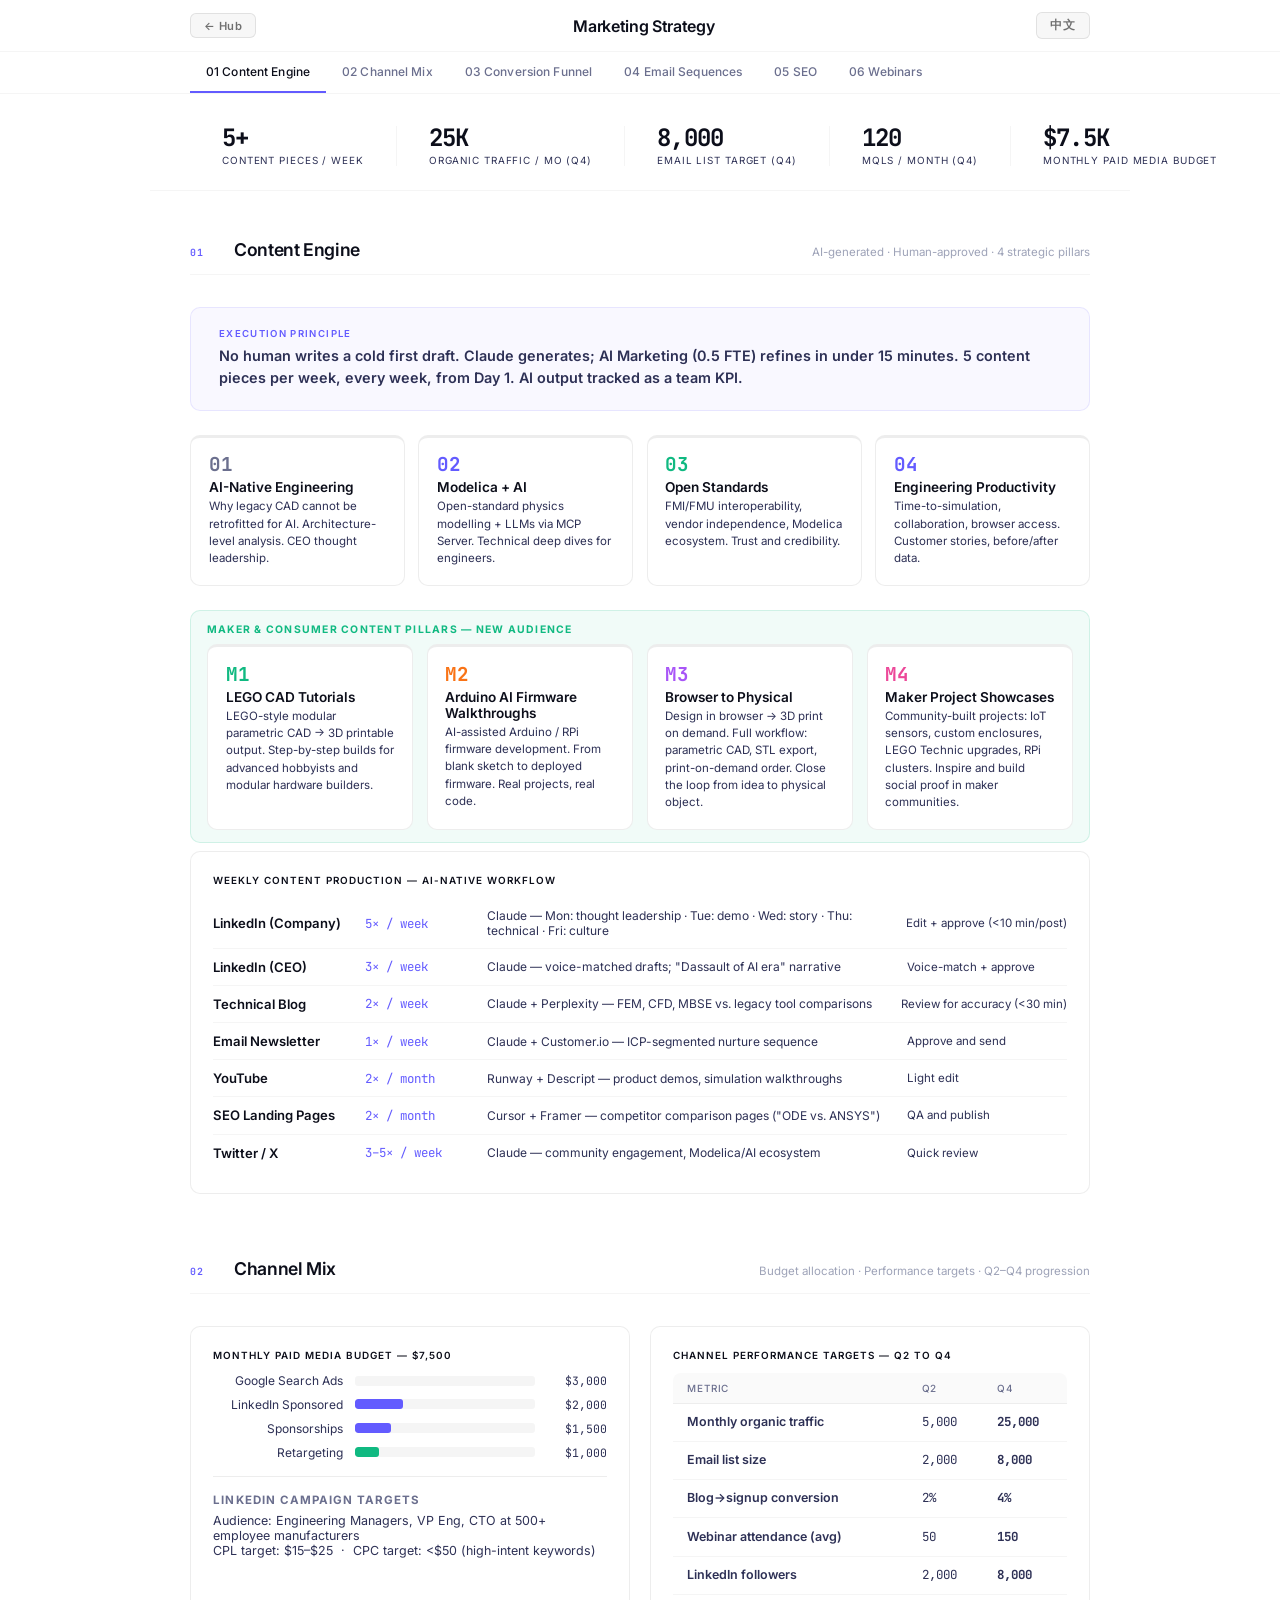
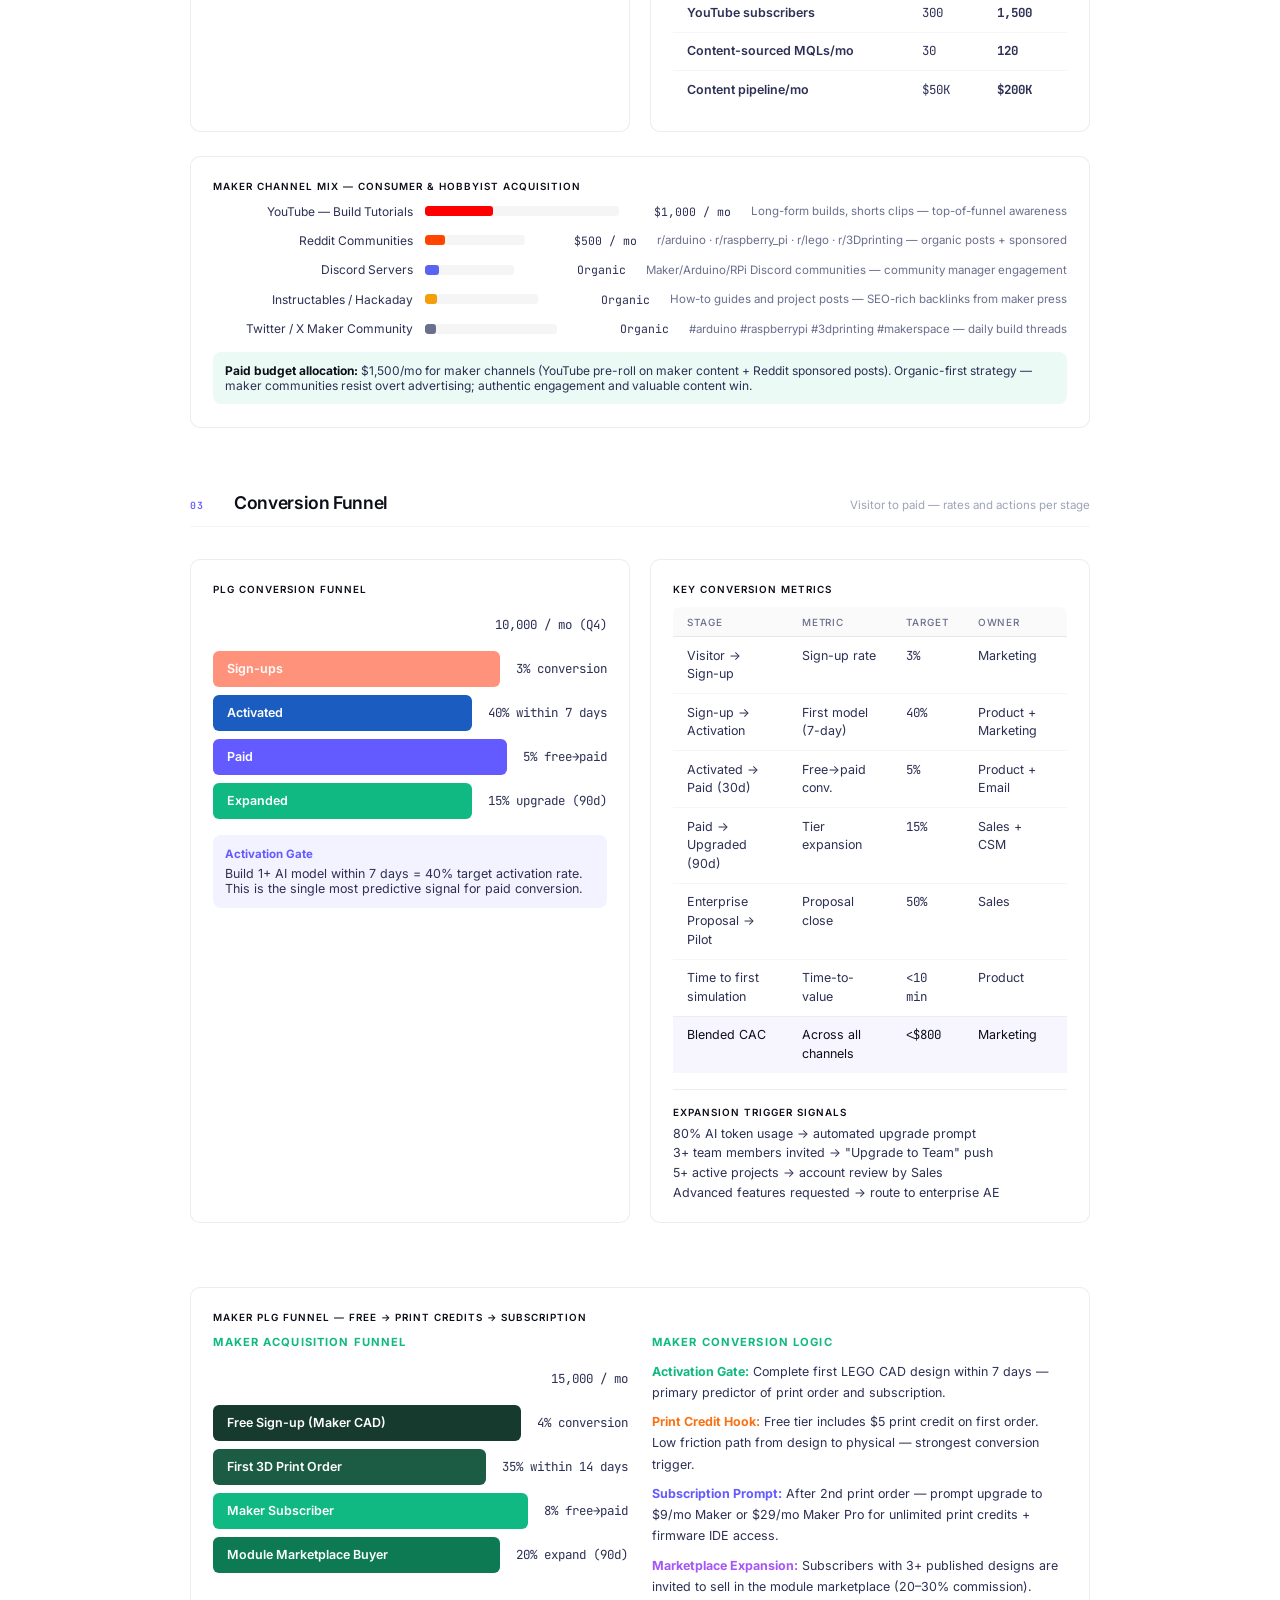
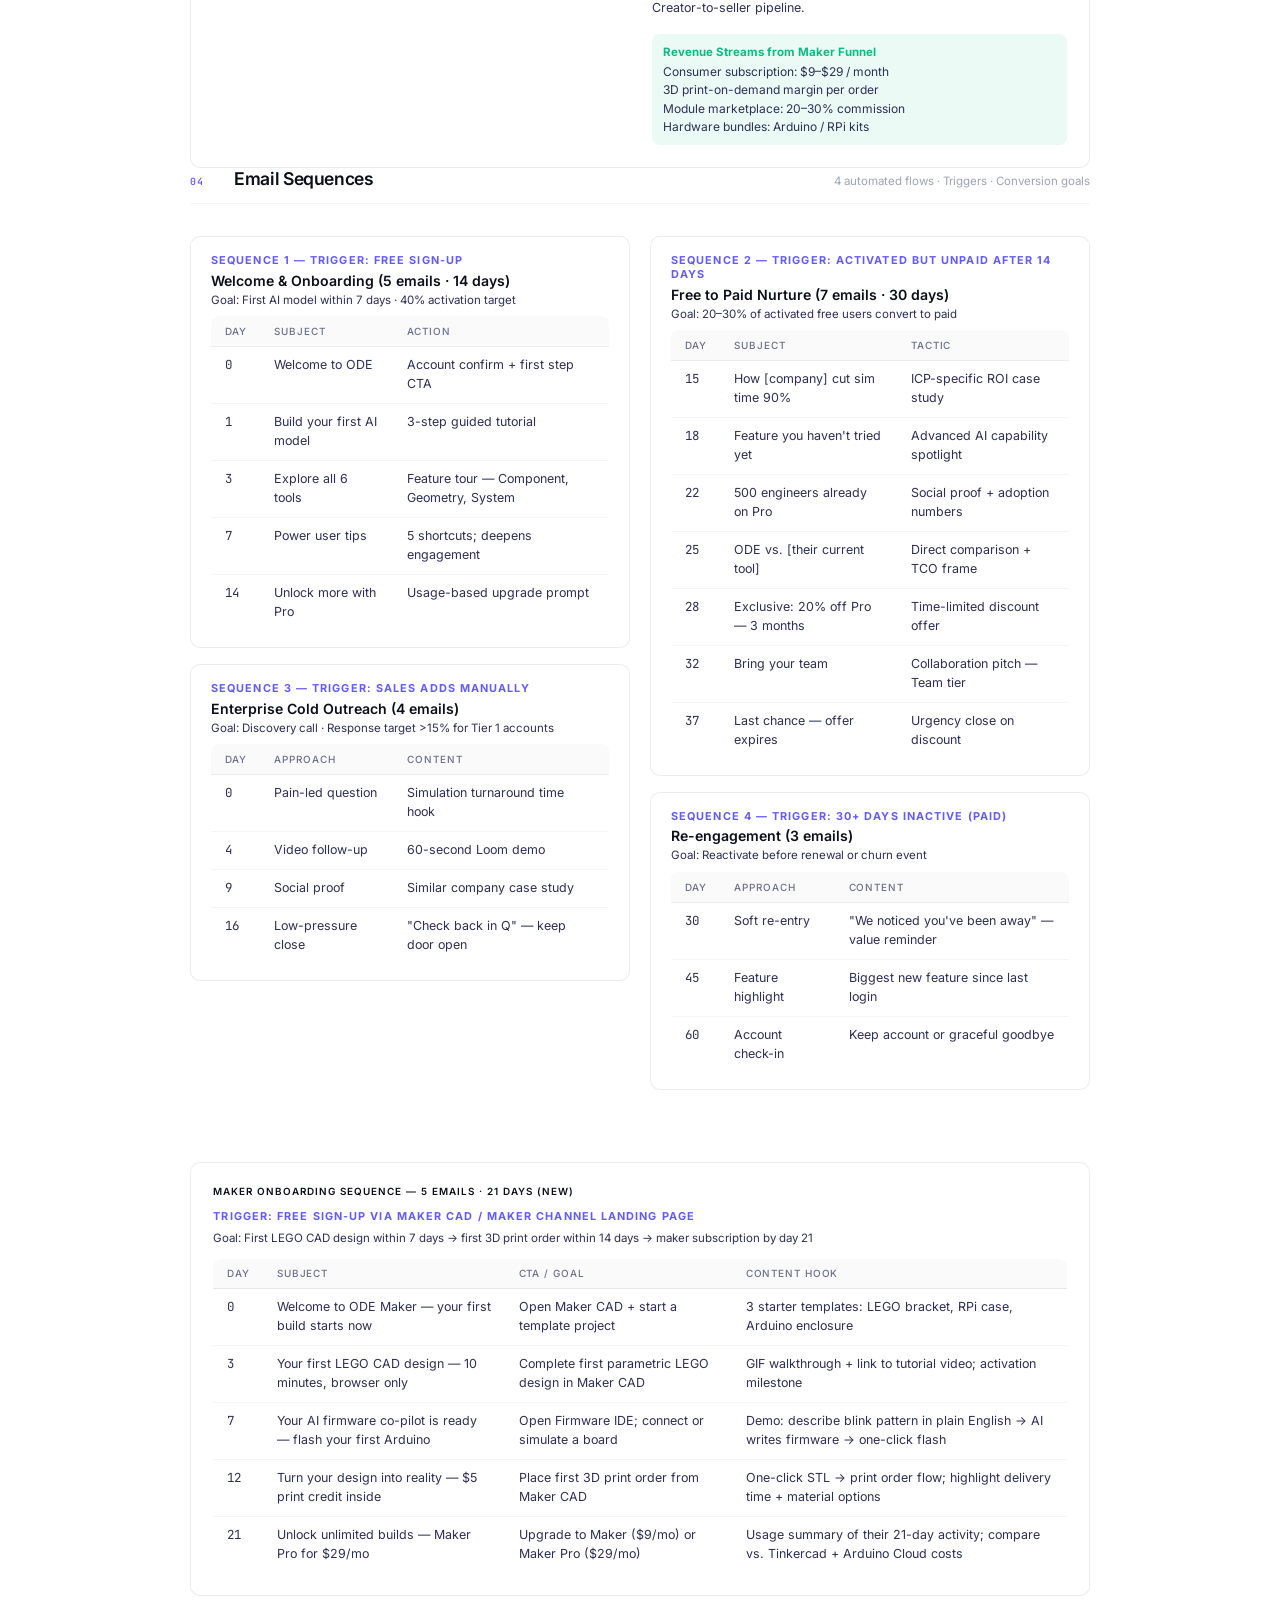
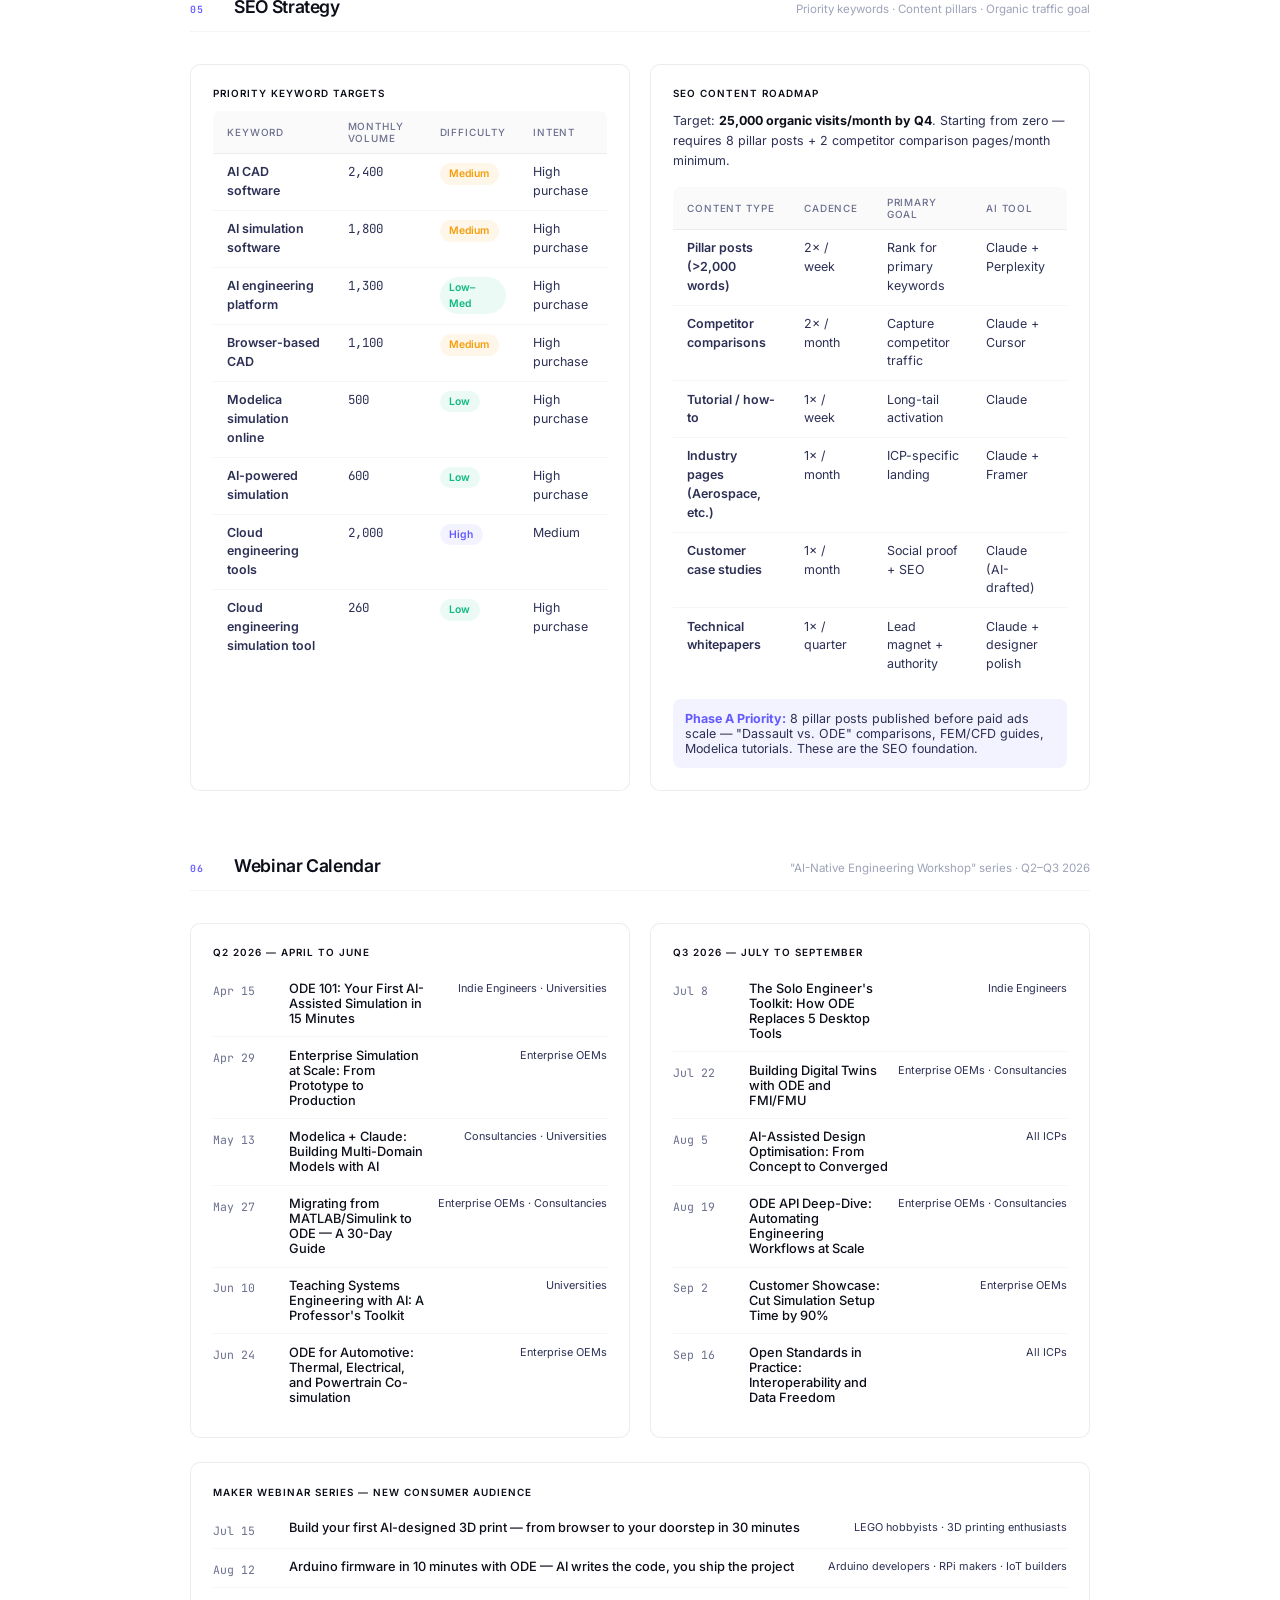
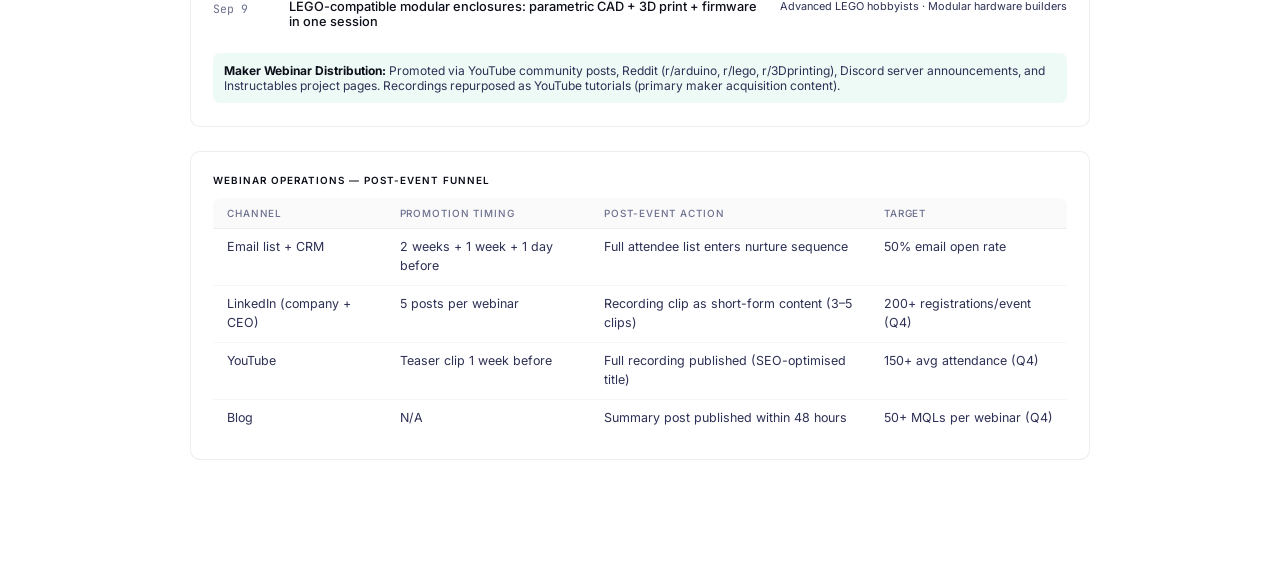
<file: deck/marketing-dashboard.html>
<!DOCTYPE html>
<html lang="en">
<head>
<meta charset="UTF-8">
<meta name="viewport" content="width=device-width, initial-scale=1.0">
<title>ODE — Marketing Dashboard</title>
<link rel="preconnect" href="https://fonts.googleapis.com">
<link href="https://fonts.googleapis.com/css2?family=Inter:wght@300;400;500;600;700;800&family=JetBrains+Mono:wght@400;500&display=swap" rel="stylesheet">
<style>
@import url("gtm-sales-base.css");
.bc-row{display:flex;align-items:center;gap:.75rem;font-size:.8rem;margin-bottom:.55rem}
.bc-label{min-width:130px;color:var(--text2);text-align:right;font-size:.75rem}
.bc-track{flex:1;background:rgba(12,14,26,0.04);border-radius:3px;height:10px;overflow:hidden}
.bc-fill{height:100%;border-radius:3px}
.bc-val{min-width:60px;color:var(--text);font-family:var(--mono);font-size:.72rem;text-align:right}
.funnel-step{display:flex;align-items:center;gap:1rem;margin-bottom:.5rem}
.fs-bar{flex:1;position:relative;height:36px;border-radius:6px;display:flex;align-items:center;padding:0 .85rem;color:white;font-size:.78rem;font-weight:600}
.fs-rate{font-family:var(--mono);font-size:.78rem;color:var(--text2);min-width:80px;text-align:right}
.seq-card{background:rgba(12,14,26,0.02);border:1px solid var(--border);border-radius:10px;padding:1rem 1.25rem;margin-bottom:.5rem}
.seq-trigger{font-size:.68rem;font-weight:700;text-transform:uppercase;letter-spacing:.1em;color:var(--accent);margin-bottom:.3rem}
.seq-title{font-size:.88rem;font-weight:600;color:var(--text);margin-bottom:.25rem}
.seq-meta{font-size:.72rem;color:var(--text3)}
.pillar{background:rgba(12,14,26,0.02);border:1px solid var(--border);border-radius:10px;padding:1.1rem;border-top:3px solid}
.pillar-num{font-family:var(--mono);font-size:1.2rem;font-weight:700;line-height:1;margin-bottom:.3rem}
.pillar-title{font-size:.85rem;font-weight:600;color:var(--text);margin-bottom:.2rem}
.pillar-sub{font-size:.72rem;color:var(--text2);line-height:1.5}
.cad-row{display:flex;align-items:center;gap:.75rem;padding:.6rem 0;border-bottom:1px solid var(--border-s)}
.cad-row:last-child{border-bottom:none}
.cad-channel{font-size:.82rem;font-weight:600;color:var(--text);min-width:140px}
.cad-freq{font-family:var(--mono);font-size:.78rem;color:var(--accent);min-width:110px}
.cad-tool{font-size:.75rem;color:var(--text2);flex:1}
.cad-human{font-size:.72rem;color:var(--text3);min-width:160px}
.wb-row{display:flex;align-items:flex-start;gap:1rem;padding:.65rem 0;border-bottom:1px solid var(--border-s)}
.wb-row:last-child{border-bottom:none}
.wb-date{font-family:var(--mono);font-size:.72rem;color:var(--text3);min-width:60px;margin-top:.15rem}
.wb-title{font-size:.8rem;font-weight:500;color:var(--text);flex:1}
.wb-icp{font-size:.68rem;color:var(--text3);min-width:160px;text-align:right}
</style>
<link rel="stylesheet" href="deck-theme.css">
</head>
<body>
<div class="page-header" style="display:flex;align-items:center">
  <a href="index.html" style="padding:.28rem .8rem;background:rgba(12,14,26,.05);color:rgba(12,14,26,.6);border:1px solid rgba(12,14,26,.12);border-radius:6px;font-size:.7rem;font-weight:590;text-decoration:none;letter-spacing:.04em;flex-shrink:0;margin-right:1.25rem;white-space:nowrap;transition:background .18s,color .18s" onmouseover="this.style.background='rgba(12,14,26,.1)';this.style.color='rgba(12,14,26,.9)'" onmouseout="this.style.background='rgba(12,14,26,.05)';this.style.color='rgba(12,14,26,.6)'" data-en="← Hub" data-zh="← 主页">← Hub</a>
  <div>
    <div class="ph-eyebrow">Orthogonal Design Engineering · ODE</div>
    <div class="ph-title" data-en="Marketing Strategy" data-zh="营销策略">Marketing Strategy</div>
  </div>
  <div class="ph-meta" data-en="April 2026 &nbsp;·&nbsp; Internal Confidential<br>Content · Channels · Funnel · Email · SEO" data-zh="2026年4月 &nbsp;·&nbsp; 内部保密文件<br>内容 · 渠道 · 转化漏斗 · 邮件 · SEO">April 2026 &nbsp;·&nbsp; Internal Confidential<br>Content · Channels · Funnel · Email · SEO</div>
  <button id="lang-btn" onclick="toggleLang()" style="padding:.3rem .85rem;background:rgba(12,14,26,.06);color:rgba(12,14,26,.75);border:1px solid rgba(12,14,26,.12);border-radius:6px;font-size:.72rem;font-weight:600;cursor:pointer;font-family:inherit;letter-spacing:.04em;transition:background .2s;flex-shrink:0;align-self:center;margin-left:1.5rem">中文</button>
</div>
<nav class="dash-nav" id="nav">
  <a href="#content" class="nav-item active" data-en="01 Content Engine" data-zh="01 内容引擎">01 Content Engine</a>
  <a href="#channels" class="nav-item" data-en="02 Channel Mix" data-zh="02 渠道组合">02 Channel Mix</a>
  <a href="#funnel" class="nav-item" data-en="03 Conversion Funnel" data-zh="03 转化漏斗">03 Conversion Funnel</a>
  <a href="#email" class="nav-item" data-en="04 Email Sequences" data-zh="04 邮件序列">04 Email Sequences</a>
  <a href="#seo" class="nav-item" data-en="05 SEO" data-zh="05 SEO策略">05 SEO</a>
  <a href="#webinars" class="nav-item" data-en="06 Webinars" data-zh="06 网络研讨会">06 Webinars</a>
</nav>
<div class="stats-bar">
  <div class="stat-cell"><div class="stat-num">5+</div><div class="stat-lbl" data-en="Content pieces / week" data-zh="内容产出 / 周">Content pieces / week</div></div>
  <div class="stat-cell"><div class="stat-num">25K</div><div class="stat-lbl" data-en="Organic traffic / mo (Q4)" data-zh="自然流量 / 月（Q4）">Organic traffic / mo (Q4)</div></div>
  <div class="stat-cell"><div class="stat-num">8,000</div><div class="stat-lbl" data-en="Email list target (Q4)" data-zh="邮件列表目标（Q4）">Email list target (Q4)</div></div>
  <div class="stat-cell"><div class="stat-num">120</div><div class="stat-lbl" data-en="MQLs / month (Q4)" data-zh="营销合格线索 / 月（Q4）">MQLs / month (Q4)</div></div>
  <div class="stat-cell"><div class="stat-num">$7.5K</div><div class="stat-lbl" data-en="Monthly paid media budget" data-zh="月度付费媒体预算">Monthly paid media budget</div></div>
</div>

<main class="dash-main">

  <!-- 01 CONTENT ENGINE -->
  <section class="section" id="content">
    <div class="sec-hd">
      <span class="sec-num">01</span>
      <span class="sec-title" data-en="Content Engine" data-zh="内容引擎">Content Engine</span>
      <span class="sec-sub" data-en="AI-generated · Human-approved · 4 strategic pillars" data-zh="AI生成 · 人工审核 · 4大战略支柱">AI-generated · Human-approved · 4 strategic pillars</span>
    </div>
    <div class="insight">
      <div class="ins-label" data-en="Execution Principle" data-zh="执行原则">Execution Principle</div>
      <div class="ins-text" data-en="No human writes a cold first draft. Claude generates; AI Marketing (0.5 FTE) refines in under 15 minutes. 5 content pieces per week, every week, from Day 1. AI output tracked as a team KPI." data-zh="没有人工撰写初稿。Claude生成；AI营销专员（0.5 FTE）在15分钟内精修。每周至少5篇内容，从第一天起持续执行。AI产出作为团队KPI追踪。">No human writes a cold first draft. Claude generates; AI Marketing (0.5 FTE) refines in under 15 minutes. 5 content pieces per week, every week, from Day 1. AI output tracked as a team KPI.</div>
    </div>
    <div class="g4" style="margin-bottom:1.5rem">
      <div class="pillar" style="border-top-color:var(--text3)">
        <div class="pillar-num" style="color:var(--text3)">01</div>
        <div class="pillar-title" data-en="AI-Native Engineering" data-zh="AI原生工程">AI-Native Engineering</div>
        <div class="pillar-sub" data-en="Why legacy CAD cannot be retrofitted for AI. Architecture-level analysis. CEO thought leadership." data-zh="传统CAD为何无法为AI改造。架构层分析。CEO思想领导力。">Why legacy CAD cannot be retrofitted for AI. Architecture-level analysis. CEO thought leadership.</div>
      </div>
      <div class="pillar" style="border-top-color:var(--accent)">
        <div class="pillar-num" style="color:var(--accent)">02</div>
        <div class="pillar-title" data-en="Modelica + AI" data-zh="Modelica + AI">Modelica + AI</div>
        <div class="pillar-sub" data-en="Open-standard physics modelling + LLMs via MCP Server. Technical deep dives for engineers." data-zh="开放标准物理建模 + 大模型（via MCP Server）。面向工程师的技术深度内容。">Open-standard physics modelling + LLMs via MCP Server. Technical deep dives for engineers.</div>
      </div>
      <div class="pillar" style="border-top-color:var(--success)">
        <div class="pillar-num" style="color:var(--success)">03</div>
        <div class="pillar-title" data-en="Open Standards" data-zh="开放标准">Open Standards</div>
        <div class="pillar-sub" data-en="FMI/FMU interoperability, vendor independence, Modelica ecosystem. Trust and credibility." data-zh="FMI/FMU互操作性、厂商独立性、Modelica生态。建立信任与公信力。">FMI/FMU interoperability, vendor independence, Modelica ecosystem. Trust and credibility.</div>
      </div>
      <div class="pillar" style="border-top-color:var(--ai)">
        <div class="pillar-num" style="color:var(--ai)">04</div>
        <div class="pillar-title" data-en="Engineering Productivity" data-zh="工程效率">Engineering Productivity</div>
        <div class="pillar-sub" data-en="Time-to-simulation, collaboration, browser access. Customer stories, before/after data." data-zh="仿真时间、协作体验、浏览器访问。客户案例，前后对比数据。">Time-to-simulation, collaboration, browser access. Customer stories, before/after data.</div>
      </div>
    </div>
    <div style="margin-top:1.25rem;padding:.75rem 1rem;background:rgba(16,185,129,0.06);border:1px solid rgba(16,185,129,0.15);border-radius:10px;margin-bottom:.5rem">
      <div style="font-size:.65rem;font-weight:700;text-transform:uppercase;letter-spacing:.12em;color:var(--success);margin-bottom:.5rem" data-en="Maker &amp; Consumer Content Pillars — New Audience" data-zh="创客与消费者内容支柱 — 新受众">Maker &amp; Consumer Content Pillars — New Audience</div>
      <div class="g4">
        <div class="pillar" style="border-top-color:var(--success)">
          <div class="pillar-num" style="color:var(--success)">M1</div>
          <div class="pillar-title" data-en="LEGO CAD Tutorials" data-zh="乐高CAD教程">LEGO CAD Tutorials</div>
          <div class="pillar-sub" data-en="LEGO-style modular parametric CAD → 3D printable output. Step-by-step builds for advanced hobbyists and modular hardware builders." data-zh="乐高风格模块化参数化CAD → 3D打印输出。面向高级爱好者和模块化硬件构建者的分步教程。">LEGO-style modular parametric CAD → 3D printable output. Step-by-step builds for advanced hobbyists and modular hardware builders.</div>
        </div>
        <div class="pillar" style="border-top-color:#f97316">
          <div class="pillar-num" style="color:#f97316">M2</div>
          <div class="pillar-title" data-en="Arduino AI Firmware Walkthroughs" data-zh="Arduino AI固件操作演示">Arduino AI Firmware Walkthroughs</div>
          <div class="pillar-sub" data-en="AI-assisted Arduino / RPi firmware development. From blank sketch to deployed firmware. Real projects, real code." data-zh="AI辅助Arduino/树莓派固件开发。从空白草图到部署固件。真实项目，真实代码。">AI-assisted Arduino / RPi firmware development. From blank sketch to deployed firmware. Real projects, real code.</div>
        </div>
        <div class="pillar" style="border-top-color:#a855f7">
          <div class="pillar-num" style="color:#a855f7">M3</div>
          <div class="pillar-title" data-en="Browser to Physical" data-zh="从浏览器到实物">Browser to Physical</div>
          <div class="pillar-sub" data-en="Design in browser → 3D print on demand. Full workflow: parametric CAD, STL export, print-on-demand order. Close the loop from idea to physical object." data-zh="在浏览器中设计 → 按需3D打印。完整流程：参数化CAD、STL导出、按需打印订单。从创意到实物的完整闭环。">Design in browser → 3D print on demand. Full workflow: parametric CAD, STL export, print-on-demand order. Close the loop from idea to physical object.</div>
        </div>
        <div class="pillar" style="border-top-color:#ec4899">
          <div class="pillar-num" style="color:#ec4899">M4</div>
          <div class="pillar-title" data-en="Maker Project Showcases" data-zh="创客项目展示">Maker Project Showcases</div>
          <div class="pillar-sub" data-en="Community-built projects: IoT sensors, custom enclosures, LEGO Technic upgrades, RPi clusters. Inspire and build social proof in maker communities." data-zh="社区构建项目：物联网传感器、定制外壳、乐高科技升级、树莓派集群。激励创作并在创客社区建立社会证明。">Community-built projects: IoT sensors, custom enclosures, LEGO Technic upgrades, RPi clusters. Inspire and build social proof in maker communities.</div>
        </div>
      </div>
    </div>
    <div class="card">
      <div class="card-title" data-en="Weekly Content Production — AI-Native Workflow" data-zh="每周内容产出 — AI原生工作流">Weekly Content Production — AI-Native Workflow</div>
      <div style="margin-top:.25rem">
        <div class="cad-row">
          <div class="cad-channel" data-en="LinkedIn (Company)" data-zh="LinkedIn（公司）">LinkedIn (Company)</div>
          <div class="cad-freq">5× / week</div>
          <div class="cad-tool">Claude — Mon: thought leadership · Tue: demo · Wed: story · Thu: technical · Fri: culture</div>
          <div class="cad-human" data-en="Edit + approve (&lt;10 min/post)" data-zh="编辑+审核（&lt;10分钟/篇）">Edit + approve (&lt;10 min/post)</div>
        </div>
        <div class="cad-row">
          <div class="cad-channel" data-en="LinkedIn (CEO)" data-zh="LinkedIn（CEO）">LinkedIn (CEO)</div>
          <div class="cad-freq">3× / week</div>
          <div class="cad-tool">Claude — voice-matched drafts; "Dassault of AI era" narrative</div>
          <div class="cad-human" data-en="Voice-match + approve" data-zh="语气匹配+审核">Voice-match + approve</div>
        </div>
        <div class="cad-row">
          <div class="cad-channel" data-en="Technical Blog" data-zh="技术博客">Technical Blog</div>
          <div class="cad-freq">2× / week</div>
          <div class="cad-tool">Claude + Perplexity — FEM, CFD, MBSE vs. legacy tool comparisons</div>
          <div class="cad-human" data-en="Review for accuracy (&lt;30 min)" data-zh="准确性审核（&lt;30分钟）">Review for accuracy (&lt;30 min)</div>
        </div>
        <div class="cad-row">
          <div class="cad-channel" data-en="Email Newsletter" data-zh="邮件简报">Email Newsletter</div>
          <div class="cad-freq">1× / week</div>
          <div class="cad-tool">Claude + Customer.io — ICP-segmented nurture sequence</div>
          <div class="cad-human" data-en="Approve and send" data-zh="审核后发送">Approve and send</div>
        </div>
        <div class="cad-row">
          <div class="cad-channel" data-en="YouTube" data-zh="YouTube">YouTube</div>
          <div class="cad-freq">2× / month</div>
          <div class="cad-tool">Runway + Descript — product demos, simulation walkthroughs</div>
          <div class="cad-human" data-en="Light edit" data-zh="轻度编辑">Light edit</div>
        </div>
        <div class="cad-row">
          <div class="cad-channel" data-en="SEO Landing Pages" data-zh="SEO落地页">SEO Landing Pages</div>
          <div class="cad-freq">2× / month</div>
          <div class="cad-tool">Cursor + Framer — competitor comparison pages ("ODE vs. ANSYS")</div>
          <div class="cad-human" data-en="QA and publish" data-zh="质检后发布">QA and publish</div>
        </div>
        <div class="cad-row">
          <div class="cad-channel" data-en="Twitter / X" data-zh="Twitter / X">Twitter / X</div>
          <div class="cad-freq">3–5× / week</div>
          <div class="cad-tool">Claude — community engagement, Modelica/AI ecosystem</div>
          <div class="cad-human" data-en="Quick review" data-zh="快速审核">Quick review</div>
        </div>
      </div>
    </div>
  </section>

  <!-- 02 CHANNEL MIX -->
  <section class="section" id="channels">
    <div class="sec-hd">
      <span class="sec-num">02</span>
      <span class="sec-title" data-en="Channel Mix" data-zh="渠道组合">Channel Mix</span>
      <span class="sec-sub" data-en="Budget allocation · Performance targets · Q2–Q4 progression" data-zh="预算分配 · 效果目标 · Q2至Q4进展">Budget allocation · Performance targets · Q2–Q4 progression</span>
    </div>
    <div class="g2">
      <div class="card">
        <div class="card-title" data-en="Monthly Paid Media Budget — $7,500" data-zh="月度付费媒体预算 — $7,500">Monthly Paid Media Budget — $7,500</div>
        <div style="margin-top:.75rem">
          <div class="bc-row"><div class="bc-label" data-en="Google Search Ads" data-zh="Google搜索广告">Google Search Ads</div><div class="bc-track"><div class="bc-fill" style="width:40%;background:var(--midnight)"></div></div><div class="bc-val">$3,000</div></div>
          <div class="bc-row"><div class="bc-label" data-en="LinkedIn Sponsored" data-zh="LinkedIn赞助内容">LinkedIn Sponsored</div><div class="bc-track"><div class="bc-fill" style="width:26.6%;background:var(--accent)"></div></div><div class="bc-val">$2,000</div></div>
          <div class="bc-row"><div class="bc-label" data-en="Sponsorships" data-zh="赞助合作">Sponsorships</div><div class="bc-track"><div class="bc-fill" style="width:20%;background:var(--ai)"></div></div><div class="bc-val">$1,500</div></div>
          <div class="bc-row"><div class="bc-label" data-en="Retargeting" data-zh="再营销">Retargeting</div><div class="bc-track"><div class="bc-fill" style="width:13.3%;background:var(--success)"></div></div><div class="bc-val">$1,000</div></div>
        </div>
        <div style="margin-top:1rem;padding-top:1rem;border-top:1px solid var(--border)">
          <div style="font-size:.72rem;color:var(--text3);margin-bottom:.4rem;font-weight:700;text-transform:uppercase;letter-spacing:.09em" data-en="LinkedIn Campaign Targets" data-zh="LinkedIn广告目标">LinkedIn Campaign Targets</div>
          <div style="font-size:.78rem;color:var(--text2)" data-en="Audience: Engineering Managers, VP Eng, CTO at 500+ employee manufacturers<br>CPL target: $15–$25 &nbsp;·&nbsp; CPC target: &lt;$50 (high-intent keywords)" data-zh="受众：500人以上制造业企业的工程总监、VP Engineering、CTO<br>CPL目标：$15–$25 &nbsp;·&nbsp; CPC目标：&lt;$50（高意图关键词）">Audience: Engineering Managers, VP Eng, CTO at 500+ employee manufacturers<br>CPL target: $15–$25 &nbsp;·&nbsp; CPC target: &lt;$50 (high-intent keywords)</div>
        </div>
      </div>
      <div class="card">
        <div class="card-title" data-en="Channel Performance Targets — Q2 to Q4" data-zh="渠道效果目标 — Q2至Q4">Channel Performance Targets — Q2 to Q4</div>
        <table class="tbl" style="margin-top:.25rem">
          <thead><tr><th data-en="Metric" data-zh="指标">Metric</th><th data-en="Q2" data-zh="第二季度">Q2</th><th data-en="Q4" data-zh="第四季度">Q4</th></tr></thead>
          <tbody>
            <tr><td style="font-weight:600;color:var(--text)" data-en="Monthly organic traffic" data-zh="月自然流量">Monthly organic traffic</td><td style="font-family:var(--mono)">5,000</td><td style="font-family:var(--mono);color:var(--accent);font-weight:700">25,000</td></tr>
            <tr><td style="font-weight:600;color:var(--text)" data-en="Email list size" data-zh="邮件列表规模">Email list size</td><td style="font-family:var(--mono)">2,000</td><td style="font-family:var(--mono);color:var(--accent);font-weight:700">8,000</td></tr>
            <tr><td style="font-weight:600;color:var(--text)" data-en="Blog→signup conversion" data-zh="博客→注册转化率">Blog→signup conversion</td><td style="font-family:var(--mono)">2%</td><td style="font-family:var(--mono);color:var(--accent);font-weight:700">4%</td></tr>
            <tr><td style="font-weight:600;color:var(--text)" data-en="Webinar attendance (avg)" data-zh="网络研讨会平均参与人数">Webinar attendance (avg)</td><td style="font-family:var(--mono)">50</td><td style="font-family:var(--mono);color:var(--accent);font-weight:700">150</td></tr>
            <tr><td style="font-weight:600;color:var(--text)" data-en="LinkedIn followers" data-zh="LinkedIn粉丝数">LinkedIn followers</td><td style="font-family:var(--mono)">2,000</td><td style="font-family:var(--mono);color:var(--accent);font-weight:700">8,000</td></tr>
            <tr><td style="font-weight:600;color:var(--text)" data-en="YouTube subscribers" data-zh="YouTube订阅数">YouTube subscribers</td><td style="font-family:var(--mono)">300</td><td style="font-family:var(--mono);color:var(--accent);font-weight:700">1,500</td></tr>
            <tr><td style="font-weight:600;color:var(--text)" data-en="Content-sourced MQLs/mo" data-zh="内容来源MQL/月">Content-sourced MQLs/mo</td><td style="font-family:var(--mono)">30</td><td style="font-family:var(--mono);color:var(--accent);font-weight:700">120</td></tr>
            <tr><td style="font-weight:600;color:var(--text)" data-en="Content pipeline/mo" data-zh="内容贡献管道/月">Content pipeline/mo</td><td style="font-family:var(--mono)">$50K</td><td style="font-family:var(--mono);color:var(--accent);font-weight:700">$200K</td></tr>
          </tbody>
        </table>
      </div>
    </div>
    <div class="card" style="margin-top:1.5rem">
      <div class="card-title" data-en="Maker Channel Mix — Consumer &amp; Hobbyist Acquisition" data-zh="创客渠道组合 — 消费者与爱好者获取">Maker Channel Mix — Consumer &amp; Hobbyist Acquisition</div>
      <div style="margin-top:.5rem">
        <div class="bc-row" style="margin-bottom:.9rem">
          <div class="bc-label" style="min-width:200px" data-en="YouTube — Build Tutorials" data-zh="YouTube — 构建教程">YouTube — Build Tutorials</div>
          <div class="bc-track"><div class="bc-fill" style="width:35%;background:#ff0000"></div></div>
          <div class="bc-val" style="min-width:100px">$1,000 / mo</div>
          <div style="font-size:.72rem;color:var(--text3);min-width:260px;margin-left:.5rem" data-en="Long-form builds, shorts clips — top-of-funnel awareness" data-zh="长视频教程、短视频剪辑 — 漏斗顶部认知">Long-form builds, shorts clips — top-of-funnel awareness</div>
        </div>
        <div class="bc-row" style="margin-bottom:.9rem">
          <div class="bc-label" style="min-width:200px" data-en="Reddit Communities" data-zh="Reddit社区">Reddit Communities</div>
          <div class="bc-track"><div class="bc-fill" style="width:20%;background:#ff4500"></div></div>
          <div class="bc-val" style="min-width:100px">$500 / mo</div>
          <div style="font-size:.72rem;color:var(--text3);min-width:260px;margin-left:.5rem" data-en="r/arduino · r/raspberry_pi · r/lego · r/3Dprinting — organic posts + sponsored" data-zh="r/arduino · r/raspberry_pi · r/lego · r/3Dprinting — 自然帖子 + 赞助">r/arduino · r/raspberry_pi · r/lego · r/3Dprinting — organic posts + sponsored</div>
        </div>
        <div class="bc-row" style="margin-bottom:.9rem">
          <div class="bc-label" style="min-width:200px" data-en="Discord Servers" data-zh="Discord服务器">Discord Servers</div>
          <div class="bc-track"><div class="bc-fill" style="width:15%;background:#5865f2"></div></div>
          <div class="bc-val" style="min-width:100px">Organic</div>
          <div style="font-size:.72rem;color:var(--text3);min-width:260px;margin-left:.5rem" data-en="Maker/Arduino/RPi Discord communities — community manager engagement" data-zh="创客/Arduino/树莓派Discord社区 — 社区经理互动">Maker/Arduino/RPi Discord communities — community manager engagement</div>
        </div>
        <div class="bc-row" style="margin-bottom:.9rem">
          <div class="bc-label" style="min-width:200px" data-en="Instructables / Hackaday" data-zh="Instructables / Hackaday">Instructables / Hackaday</div>
          <div class="bc-track"><div class="bc-fill" style="width:10%;background:var(--warning)"></div></div>
          <div class="bc-val" style="min-width:100px">Organic</div>
          <div style="font-size:.72rem;color:var(--text3);min-width:260px;margin-left:.5rem" data-en="How-to guides and project posts — SEO-rich backlinks from maker press" data-zh="操作指南和项目帖子 — 来自创客媒体的富含SEO的反向链接">How-to guides and project posts — SEO-rich backlinks from maker press</div>
        </div>
        <div class="bc-row">
          <div class="bc-label" style="min-width:200px" data-en="Twitter / X Maker Community" data-zh="Twitter / X 创客社区">Twitter / X Maker Community</div>
          <div class="bc-track"><div class="bc-fill" style="width:8%;background:var(--text3)"></div></div>
          <div class="bc-val" style="min-width:100px">Organic</div>
          <div style="font-size:.72rem;color:var(--text3);min-width:260px;margin-left:.5rem" data-en="#arduino #raspberrypi #3dprinting #makerspace — daily build threads" data-zh="#arduino #raspberrypi #3dprinting #makerspace — 每日构建话题">#arduino #raspberrypi #3dprinting #makerspace — daily build threads</div>
        </div>
      </div>
      <div style="margin-top:1rem;padding:.7rem;background:rgba(16,185,129,0.08);border-radius:8px;font-size:.75rem;color:var(--text2)" data-en="<strong style=&quot;color:var(--text)&quot;>Paid budget allocation:</strong> $1,500/mo for maker channels (YouTube pre-roll on maker content + Reddit sponsored posts). Organic-first strategy — maker communities resist overt advertising; authentic engagement and valuable content win." data-zh="<strong style=&quot;color:var(--text)&quot;>付费预算分配：</strong>创客渠道每月$1,500（YouTube创客内容前贴片广告 + Reddit赞助帖）。有机优先策略 — 创客社区对明显广告持抵制态度；真实互动和有价值内容才是制胜之道。">
        <strong style="color:var(--text)">Paid budget allocation:</strong> $1,500/mo for maker channels (YouTube pre-roll on maker content + Reddit sponsored posts). Organic-first strategy — maker communities resist overt advertising; authentic engagement and valuable content win.
      </div>
    </div>
  </section>

  <!-- 03 CONVERSION FUNNEL -->
  <section class="section" id="funnel">
    <div class="sec-hd">
      <span class="sec-num">03</span>
      <span class="sec-title" data-en="Conversion Funnel" data-zh="转化漏斗">Conversion Funnel</span>
      <span class="sec-sub" data-en="Visitor to paid — rates and actions per stage" data-zh="从访客到付费 — 各阶段转化率与行动">Visitor to paid — rates and actions per stage</span>
    </div>
    <div class="g2">
      <div class="card">
        <div class="card-title" data-en="PLG Conversion Funnel" data-zh="PLG转化漏斗">PLG Conversion Funnel</div>
        <div style="margin-top:.75rem">
          <div class="funnel-step">
            <div class="fs-bar" style="background:var(--midnight)" data-en="Website Visitors" data-zh="网站访客">Website Visitors</div>
            <div class="fs-rate">10,000 / mo (Q4)</div>
          </div>
          <div class="funnel-step">
            <div class="fs-bar" style="background:rgba(255,122,93,.82);width:30%" data-en="Sign-ups" data-zh="注册用户">Sign-ups</div>
            <div class="fs-rate" data-en="3% conversion" data-zh="3%转化率">3% conversion</div>
          </div>
          <div class="funnel-step">
            <div class="fs-bar" style="background:#1a5cbf;width:12%" data-en="Activated" data-zh="激活用户">Activated</div>
            <div class="fs-rate" data-en="40% within 7 days" data-zh="7天内40%激活">40% within 7 days</div>
          </div>
          <div class="funnel-step">
            <div class="fs-bar" style="background:var(--accent);width:6%" data-en="Paid" data-zh="付费用户">Paid</div>
            <div class="fs-rate" data-en="5% free→paid" data-zh="5%免费转付费">5% free→paid</div>
          </div>
          <div class="funnel-step">
            <div class="fs-bar" style="background:var(--success);width:2.5%" data-en="Expanded" data-zh="扩展用户">Expanded</div>
            <div class="fs-rate" data-en="15% upgrade (90d)" data-zh="15%升级（90天）">15% upgrade (90d)</div>
          </div>
        </div>
        <div style="margin-top:1rem;padding:.75rem;background:rgba(99,91,255,0.08);border-radius:8px">
          <div style="font-size:.72rem;font-weight:700;color:var(--accent);margin-bottom:.3rem" data-en="Activation Gate" data-zh="激活门槛">Activation Gate</div>
          <div style="font-size:.78rem;color:var(--text2)" data-en="Build 1+ AI model within 7 days = 40% target activation rate. This is the single most predictive signal for paid conversion." data-zh="7天内生成1个以上AI模型 = 40%激活率目标。这是付费转化的最强预测信号。">Build 1+ AI model within 7 days = 40% target activation rate. This is the single most predictive signal for paid conversion.</div>
        </div>
      </div>
      <div class="card">
        <div class="card-title" data-en="Key Conversion Metrics" data-zh="核心转化指标">Key Conversion Metrics</div>
        <table class="tbl" style="margin-top:.25rem">
          <thead><tr><th data-en="Stage" data-zh="阶段">Stage</th><th data-en="Metric" data-zh="指标">Metric</th><th data-en="Target" data-zh="目标">Target</th><th data-en="Owner" data-zh="负责方">Owner</th></tr></thead>
          <tbody>
            <tr><td data-en="Visitor → Sign-up" data-zh="访客→注册">Visitor → Sign-up</td><td>Sign-up rate</td><td style="font-family:var(--mono);color:var(--accent)">3%</td><td data-en="Marketing" data-zh="市场部">Marketing</td></tr>
            <tr><td data-en="Sign-up → Activation" data-zh="注册→激活">Sign-up → Activation</td><td>First model (7-day)</td><td style="font-family:var(--mono);color:var(--accent)">40%</td><td data-en="Product + Marketing" data-zh="产品+市场">Product + Marketing</td></tr>
            <tr><td data-en="Activated → Paid (30d)" data-zh="激活→付费（30天）">Activated → Paid (30d)</td><td>Free→paid conv.</td><td style="font-family:var(--mono);color:var(--accent)">5%</td><td data-en="Product + Email" data-zh="产品+邮件">Product + Email</td></tr>
            <tr><td data-en="Paid → Upgraded (90d)" data-zh="付费→升级（90天）">Paid → Upgraded (90d)</td><td>Tier expansion</td><td style="font-family:var(--mono);color:var(--accent)">15%</td><td data-en="Sales + CSM" data-zh="销售+客户成功">Sales + CSM</td></tr>
            <tr><td data-en="Enterprise Proposal → Pilot" data-zh="企业提案→试点">Enterprise Proposal → Pilot</td><td>Proposal close</td><td style="font-family:var(--mono);color:var(--accent)">50%</td><td data-en="Sales" data-zh="销售">Sales</td></tr>
            <tr><td data-en="Time to first simulation" data-zh="首次仿真时长">Time to first simulation</td><td>Time-to-value</td><td style="font-family:var(--mono);color:var(--accent)">&lt;10 min</td><td data-en="Product" data-zh="产品部">Product</td></tr>
            <tr class="hl"><td data-en="Blended CAC" data-zh="综合获客成本">Blended CAC</td><td>Across all channels</td><td style="font-family:var(--mono)">&lt;$800</td><td data-en="Marketing" data-zh="市场部">Marketing</td></tr>
          </tbody>
        </table>
        <div style="margin-top:1rem;padding-top:1rem;border-top:1px solid var(--border)">
          <div class="card-title" style="margin-bottom:.5rem" data-en="Expansion Trigger Signals" data-zh="扩展触发信号">Expansion Trigger Signals</div>
          <div style="font-size:.78rem;color:var(--text2);display:flex;flex-direction:column;gap:.3rem">
            <div data-en="80% AI token usage → automated upgrade prompt" data-zh="AI Token使用率达80% → 自动升级提示">80% AI token usage → automated upgrade prompt</div>
            <div data-en='3+ team members invited → "Upgrade to Team" push' data-zh='邀请3个以上团队成员 → 推送「升级至Team」'>3+ team members invited → "Upgrade to Team" push</div>
            <div data-en="5+ active projects → account review by Sales" data-zh="5个以上活跃项目 → 销售进行账户审查">5+ active projects → account review by Sales</div>
            <div data-en="Advanced features requested → route to enterprise AE" data-zh="请求高级功能 → 转至企业客户经理">Advanced features requested → route to enterprise AE</div>
          </div>
        </div>
      </div>
    </div>
  </section>

    <div class="card" style="margin-top:1.5rem">
      <div class="card-title" data-en="Maker PLG Funnel — Free → Print Credits → Subscription" data-zh="创客PLG漏斗 — 免费 → 打印积分 → 订阅">Maker PLG Funnel — Free → Print Credits → Subscription</div>
      <div class="g2" style="margin-top:.75rem;gap:1.5rem">
        <div>
          <div style="font-size:.7rem;font-weight:700;text-transform:uppercase;letter-spacing:.1em;color:var(--success);margin-bottom:.75rem" data-en="Maker Acquisition Funnel" data-zh="创客获取漏斗">Maker Acquisition Funnel</div>
          <div class="funnel-step">
            <div class="fs-bar" style="background:var(--midnight)" data-en="YouTube / Reddit / Discord Visitor" data-zh="YouTube / Reddit / Discord 访客">YouTube / Reddit / Discord Visitor</div>
            <div class="fs-rate">15,000 / mo</div>
          </div>
          <div class="funnel-step">
            <div class="fs-bar" style="background:#163b2e;width:25%" data-en="Free Sign-up (Maker CAD)" data-zh="免费注册（创客CAD）">Free Sign-up (Maker CAD)</div>
            <div class="fs-rate" data-en="4% conversion" data-zh="4%转化率">4% conversion</div>
          </div>
          <div class="funnel-step">
            <div class="fs-bar" style="background:#1d5c44;width:14%" data-en="First 3D Print Order" data-zh="首次3D打印订单">First 3D Print Order</div>
            <div class="fs-rate" data-en="35% within 14 days" data-zh="14天内35%">35% within 14 days</div>
          </div>
          <div class="funnel-step">
            <div class="fs-bar" style="background:var(--success);width:7%" data-en="Maker Subscriber" data-zh="创客订阅用户">Maker Subscriber</div>
            <div class="fs-rate" data-en="8% free→paid" data-zh="8%免费转付费">8% free→paid</div>
          </div>
          <div class="funnel-step">
            <div class="fs-bar" style="background:#0d7a54;width:3%" data-en="Module Marketplace Buyer" data-zh="模块市场购买者">Module Marketplace Buyer</div>
            <div class="fs-rate" data-en="20% expand (90d)" data-zh="20%扩展（90天）">20% expand (90d)</div>
          </div>
        </div>
        <div>
          <div style="font-size:.7rem;font-weight:700;text-transform:uppercase;letter-spacing:.1em;color:var(--success);margin-bottom:.75rem" data-en="Maker Conversion Logic" data-zh="创客转化逻辑">Maker Conversion Logic</div>
          <div style="font-size:.78rem;color:var(--text2);line-height:1.7;display:flex;flex-direction:column;gap:.5rem">
            <div><span style="color:var(--success);font-weight:700" data-en="Activation Gate:" data-zh="激活门槛：">Activation Gate:</span> <span data-en="Complete first LEGO CAD design within 7 days — primary predictor of print order and subscription." data-zh="7天内完成第一个乐高CAD设计 — 打印订单和订阅的主要预测指标。">Complete first LEGO CAD design within 7 days — primary predictor of print order and subscription.</span></div>
            <div><span style="color:#f97316;font-weight:700" data-en="Print Credit Hook:" data-zh="打印积分钩子：">Print Credit Hook:</span> <span data-en="Free tier includes $5 print credit on first order. Low friction path from design to physical — strongest conversion trigger." data-zh="免费版首单含$5打印积分。从设计到实物的低摩擦路径 — 最强转化触发器。">Free tier includes $5 print credit on first order. Low friction path from design to physical — strongest conversion trigger.</span></div>
            <div><span style="color:var(--accent);font-weight:700" data-en="Subscription Prompt:" data-zh="订阅提示：">Subscription Prompt:</span> <span data-en="After 2nd print order — prompt upgrade to $9/mo Maker or $29/mo Maker Pro for unlimited print credits + firmware IDE access." data-zh="第2次打印订单后 — 提示升级至每月$9的创客版或每月$29的创客Pro版，含无限打印积分 + 固件IDE访问。">After 2nd print order — prompt upgrade to $9/mo Maker or $29/mo Maker Pro for unlimited print credits + firmware IDE access.</span></div>
            <div><span style="color:#a855f7;font-weight:700" data-en="Marketplace Expansion:" data-zh="市场扩展：">Marketplace Expansion:</span> <span data-en="Subscribers with 3+ published designs are invited to sell in the module marketplace (20–30% commission). Creator-to-seller pipeline." data-zh="拥有3个以上已发布设计的订阅用户受邀在模块市场销售（20–30%佣金）。创作者到卖家的完整路径。">Subscribers with 3+ published designs are invited to sell in the module marketplace (20–30% commission). Creator-to-seller pipeline.</span></div>
          </div>
          <div style="margin-top:1rem;padding:.7rem;background:rgba(16,185,129,0.08);border-radius:8px">
            <div style="font-size:.72rem;font-weight:700;color:var(--success);margin-bottom:.3rem" data-en="Revenue Streams from Maker Funnel" data-zh="创客漏斗的收入来源">Revenue Streams from Maker Funnel</div>
            <div style="font-size:.75rem;color:var(--text2);display:flex;flex-direction:column;gap:.2rem">
              <div data-en="Consumer subscription: $9–$29 / month" data-zh="消费者订阅：$9–$29 / 月">Consumer subscription: $9–$29 / month</div>
              <div data-en="3D print-on-demand margin per order" data-zh="按需3D打印每单毛利">3D print-on-demand margin per order</div>
              <div data-en="Module marketplace: 20–30% commission" data-zh="模块市场：20–30%佣金">Module marketplace: 20–30% commission</div>
              <div data-en="Hardware bundles: Arduino / RPi kits" data-zh="硬件套装：Arduino / 树莓派套件">Hardware bundles: Arduino / RPi kits</div>
            </div>
          </div>
        </div>
      </div>
    </div>
  </section>

  <!-- 04 EMAIL SEQUENCES -->
  <section class="section" id="email">
    <div class="sec-hd">
      <span class="sec-num">04</span>
      <span class="sec-title" data-en="Email Sequences" data-zh="邮件序列">Email Sequences</span>
      <span class="sec-sub" data-en="4 automated flows · Triggers · Conversion goals" data-zh="4条自动化流程 · 触发条件 · 转化目标">4 automated flows · Triggers · Conversion goals</span>
    </div>
    <div class="g2">
      <div>
        <div class="seq-card">
          <div class="seq-trigger" data-en="Sequence 1 — Trigger: Free sign-up" data-zh="序列1 — 触发：免费注册">Sequence 1 — Trigger: Free sign-up</div>
          <div class="seq-title" data-en="Welcome &amp; Onboarding (5 emails · 14 days)" data-zh="欢迎与引导（5封邮件 · 14天）">Welcome &amp; Onboarding (5 emails · 14 days)</div>
          <div class="seq-meta" style="margin-bottom:.6rem" data-en="Goal: First AI model within 7 days · 40% activation target" data-zh="目标：7天内生成首个AI模型 · 40%激活率">Goal: First AI model within 7 days · 40% activation target</div>
          <table class="tbl">
            <thead><tr><th data-en="Day" data-zh="天数">Day</th><th data-en="Subject" data-zh="邮件主题">Subject</th><th data-en="Action" data-zh="行动目标">Action</th></tr></thead>
            <tbody>
              <tr><td style="font-family:var(--mono)">0</td><td data-en="Welcome to ODE" data-zh="欢迎加入ODE">Welcome to ODE</td><td style="color:var(--text2)" data-en="Account confirm + first step CTA" data-zh="账户确认 + 第一步行动">Account confirm + first step CTA</td></tr>
              <tr><td style="font-family:var(--mono)">1</td><td data-en="Build your first AI model" data-zh="构建你的第一个AI模型">Build your first AI model</td><td style="color:var(--text2)" data-en="3-step guided tutorial" data-zh="3步引导教程">3-step guided tutorial</td></tr>
              <tr><td style="font-family:var(--mono)">3</td><td data-en="Explore all 6 tools" data-zh="探索全部6个工具">Explore all 6 tools</td><td style="color:var(--text2)" data-en="Feature tour — Component, Geometry, System" data-zh="功能导览 — Component, Geometry, System">Feature tour — Component, Geometry, System</td></tr>
              <tr><td style="font-family:var(--mono)">7</td><td data-en="Power user tips" data-zh="高效使用技巧">Power user tips</td><td style="color:var(--text2)" data-en="5 shortcuts; deepens engagement" data-zh="5个快捷技巧；加深使用深度">5 shortcuts; deepens engagement</td></tr>
              <tr><td style="font-family:var(--mono)">14</td><td data-en="Unlock more with Pro" data-zh="升级Pro，解锁更多">Unlock more with Pro</td><td style="color:var(--text2)" data-en="Usage-based upgrade prompt" data-zh="基于用量的升级提示">Usage-based upgrade prompt</td></tr>
            </tbody>
          </table>
        </div>
        <div class="seq-card" style="margin-top:1rem">
          <div class="seq-trigger" data-en="Sequence 3 — Trigger: Sales adds manually" data-zh="序列3 — 触发：销售手动添加">Sequence 3 — Trigger: Sales adds manually</div>
          <div class="seq-title" data-en="Enterprise Cold Outreach (4 emails)" data-zh="企业冷开发（4封邮件）">Enterprise Cold Outreach (4 emails)</div>
          <div class="seq-meta" style="margin-bottom:.6rem" data-en="Goal: Discovery call · Response target &gt;15% for Tier 1 accounts" data-zh="目标：探索通话 · T1账户回复率&gt;15%">Goal: Discovery call · Response target &gt;15% for Tier 1 accounts</div>
          <table class="tbl">
            <thead><tr><th data-en="Day" data-zh="天数">Day</th><th data-en="Approach" data-zh="方式">Approach</th><th data-en="Content" data-zh="内容">Content</th></tr></thead>
            <tbody>
              <tr><td style="font-family:var(--mono)">0</td><td data-en="Pain-led question" data-zh="痛点切入">Pain-led question</td><td style="color:var(--text2)" data-en="Simulation turnaround time hook" data-zh="仿真周期时间钩子">Simulation turnaround time hook</td></tr>
              <tr><td style="font-family:var(--mono)">4</td><td data-en="Video follow-up" data-zh="视频跟进">Video follow-up</td><td style="color:var(--text2)" data-en="60-second Loom demo" data-zh="60秒Loom演示视频">60-second Loom demo</td></tr>
              <tr><td style="font-family:var(--mono)">9</td><td data-en="Social proof" data-zh="社会证明">Social proof</td><td style="color:var(--text2)" data-en="Similar company case study" data-zh="同类企业案例">Similar company case study</td></tr>
              <tr><td style="font-family:var(--mono)">16</td><td data-en="Low-pressure close" data-zh="低压力收尾">Low-pressure close</td><td style="color:var(--text2)" data-en='"Check back in Q" — keep door open' data-zh='「下季度再联系」 — 保持联系'>"Check back in Q" — keep door open</td></tr>
            </tbody>
          </table>
        </div>
      </div>
      <div>
        <div class="seq-card">
          <div class="seq-trigger" data-en="Sequence 2 — Trigger: Activated but unpaid after 14 days" data-zh="序列2 — 触发：激活14天未付费">Sequence 2 — Trigger: Activated but unpaid after 14 days</div>
          <div class="seq-title" data-en="Free to Paid Nurture (7 emails · 30 days)" data-zh="免费转付费培育（7封邮件 · 30天）">Free to Paid Nurture (7 emails · 30 days)</div>
          <div class="seq-meta" style="margin-bottom:.6rem" data-en="Goal: 20–30% of activated free users convert to paid" data-zh="目标：20–30%的激活免费用户转为付费">Goal: 20–30% of activated free users convert to paid</div>
          <table class="tbl">
            <thead><tr><th data-en="Day" data-zh="天数">Day</th><th data-en="Subject" data-zh="邮件主题">Subject</th><th data-en="Tactic" data-zh="策略">Tactic</th></tr></thead>
            <tbody>
              <tr><td style="font-family:var(--mono)">15</td><td data-en="How [company] cut sim time 90%" data-zh="[公司]如何将仿真时间缩短90%">How [company] cut sim time 90%</td><td style="color:var(--text2)" data-en="ICP-specific ROI case study" data-zh="ICP专属ROI案例">ICP-specific ROI case study</td></tr>
              <tr><td style="font-family:var(--mono)">18</td><td data-en="Feature you haven't tried yet" data-zh="你还没用过的这个功能">Feature you haven't tried yet</td><td style="color:var(--text2)" data-en="Advanced AI capability spotlight" data-zh="高级AI能力聚焦">Advanced AI capability spotlight</td></tr>
              <tr><td style="font-family:var(--mono)">22</td><td data-en="500 engineers already on Pro" data-zh="已有500位工程师升级Pro">500 engineers already on Pro</td><td style="color:var(--text2)" data-en="Social proof + adoption numbers" data-zh="社会证明 + 用户数量">Social proof + adoption numbers</td></tr>
              <tr><td style="font-family:var(--mono)">25</td><td data-en="ODE vs. [their current tool]" data-zh="ODE vs. [他们当前的工具]">ODE vs. [their current tool]</td><td style="color:var(--text2)" data-en="Direct comparison + TCO frame" data-zh="直接对比 + TCO框架">Direct comparison + TCO frame</td></tr>
              <tr><td style="font-family:var(--mono)">28</td><td data-en="Exclusive: 20% off Pro — 3 months" data-zh="专属优惠：Pro 8折 — 前3个月">Exclusive: 20% off Pro — 3 months</td><td style="color:var(--text2)" data-en="Time-limited discount offer" data-zh="限时折扣优惠">Time-limited discount offer</td></tr>
              <tr><td style="font-family:var(--mono)">32</td><td data-en="Bring your team" data-zh="邀请你的团队">Bring your team</td><td style="color:var(--text2)" data-en="Collaboration pitch — Team tier" data-zh="协作功能推介 — Team层级">Collaboration pitch — Team tier</td></tr>
              <tr><td style="font-family:var(--mono)">37</td><td data-en="Last chance — offer expires" data-zh="最后机会 — 优惠即将到期">Last chance — offer expires</td><td style="color:var(--text2)" data-en="Urgency close on discount" data-zh="折扣到期紧迫性收尾">Urgency close on discount</td></tr>
            </tbody>
          </table>
        </div>
        <div class="seq-card" style="margin-top:1rem">
          <div class="seq-trigger" data-en="Sequence 4 — Trigger: 30+ days inactive (paid)" data-zh="序列4 — 触发：付费用户超30天未活跃">Sequence 4 — Trigger: 30+ days inactive (paid)</div>
          <div class="seq-title" data-en="Re-engagement (3 emails)" data-zh="重新激活（3封邮件）">Re-engagement (3 emails)</div>
          <div class="seq-meta" style="margin-bottom:.6rem" data-en="Goal: Reactivate before renewal or churn event" data-zh="目标：在续费或流失前重新激活">Goal: Reactivate before renewal or churn event</div>
          <table class="tbl">
            <thead><tr><th data-en="Day" data-zh="天数">Day</th><th data-en="Approach" data-zh="方式">Approach</th><th data-en="Content" data-zh="内容">Content</th></tr></thead>
            <tbody>
              <tr><td style="font-family:var(--mono)">30</td><td data-en="Soft re-entry" data-zh="温和回归">Soft re-entry</td><td style="color:var(--text2)" data-en='"We noticed you&#39;ve been away" — value reminder' data-zh='「我们注意到你已离开一段时间」 — 价值提醒'>"We noticed you've been away" — value reminder</td></tr>
              <tr><td style="font-family:var(--mono)">45</td><td data-en="Feature highlight" data-zh="功能亮点">Feature highlight</td><td style="color:var(--text2)" data-en="Biggest new feature since last login" data-zh="上次登录以来的最大新功能">Biggest new feature since last login</td></tr>
              <tr><td style="font-family:var(--mono)">60</td><td data-en="Account check-in" data-zh="账户回访">Account check-in</td><td style="color:var(--text2)" data-en="Keep account or graceful goodbye" data-zh="保留账户或优雅告别">Keep account or graceful goodbye</td></tr>
            </tbody>
          </table>
        </div>
      </div>
    </div>
  </section>

    <div class="card" style="margin-top:1.5rem;border:1px solid rgba(16,185,129,0.25)">
      <div class="card-title" style="color:var(--success)" data-en="Maker Onboarding Sequence — 5 Emails · 21 Days (New)" data-zh="创客引导序列 — 5封邮件 · 21天（新增）">Maker Onboarding Sequence — 5 Emails · 21 Days (New)</div>
      <div class="seq-trigger" style="margin-bottom:.5rem" data-en="Trigger: Free sign-up via Maker CAD / maker channel landing page" data-zh="触发：通过创客CAD / 创客渠道落地页免费注册">Trigger: Free sign-up via Maker CAD / maker channel landing page</div>
      <div class="seq-meta" style="margin-bottom:.85rem" data-en="Goal: First LEGO CAD design within 7 days → first 3D print order within 14 days → maker subscription by day 21" data-zh="目标：7天内完成首个乐高CAD设计 → 14天内首次3D打印订单 → 21天内转为创客订阅">Goal: First LEGO CAD design within 7 days → first 3D print order within 14 days → maker subscription by day 21</div>
      <table class="tbl">
        <thead><tr><th data-en="Day" data-zh="天数">Day</th><th data-en="Subject" data-zh="邮件主题">Subject</th><th data-en="CTA / Goal" data-zh="行动号召 / 目标">CTA / Goal</th><th data-en="Content Hook" data-zh="内容钩子">Content Hook</th></tr></thead>
        <tbody>
          <tr>
            <td style="font-family:var(--mono)">0</td>
            <td data-en="Welcome to ODE Maker — your first build starts now" data-zh="欢迎加入ODE创客 — 你的第一个作品从现在开始">Welcome to ODE Maker — your first build starts now</td>
            <td style="color:var(--text2)" data-en="Open Maker CAD + start a template project" data-zh="打开创客CAD + 从模板项目开始">Open Maker CAD + start a template project</td>
            <td style="color:var(--text3)" data-en="3 starter templates: LEGO bracket, RPi case, Arduino enclosure" data-zh="3个入门模板：乐高支架、树莓派外壳、Arduino机箱">3 starter templates: LEGO bracket, RPi case, Arduino enclosure</td>
          </tr>
          <tr>
            <td style="font-family:var(--mono)">3</td>
            <td data-en="Your first LEGO CAD design — 10 minutes, browser only" data-zh="你的第一个乐高CAD设计 — 10分钟，仅需浏览器">Your first LEGO CAD design — 10 minutes, browser only</td>
            <td style="color:var(--text2)" data-en="Complete first parametric LEGO design in Maker CAD" data-zh="在创客CAD中完成第一个参数化乐高设计">Complete first parametric LEGO design in Maker CAD</td>
            <td style="color:var(--text3)" data-en="GIF walkthrough + link to tutorial video; activation milestone" data-zh="GIF操作演示 + 教程视频链接；激活里程碑">GIF walkthrough + link to tutorial video; activation milestone</td>
          </tr>
          <tr>
            <td style="font-family:var(--mono)">7</td>
            <td data-en="Your AI firmware co-pilot is ready — flash your first Arduino" data-zh="你的AI固件副驾驶已就绪 — 刷写你的第一个Arduino">Your AI firmware co-pilot is ready — flash your first Arduino</td>
            <td style="color:var(--text2)" data-en="Open Firmware IDE; connect or simulate a board" data-zh="打开固件IDE；连接或模拟开发板">Open Firmware IDE; connect or simulate a board</td>
            <td style="color:var(--text3)" data-en="Demo: describe blink pattern in plain English → AI writes firmware → one-click flash" data-zh="演示：用自然语言描述闪烁模式 → AI编写固件 → 一键刷写">Demo: describe blink pattern in plain English → AI writes firmware → one-click flash</td>
          </tr>
          <tr>
            <td style="font-family:var(--mono)">12</td>
            <td data-en="Turn your design into reality — $5 print credit inside" data-zh="将你的设计变为现实 — 内含$5打印积分">Turn your design into reality — $5 print credit inside</td>
            <td style="color:var(--text2)" data-en="Place first 3D print order from Maker CAD" data-zh="从创客CAD下第一个3D打印订单">Place first 3D print order from Maker CAD</td>
            <td style="color:var(--text3)" data-en="One-click STL → print order flow; highlight delivery time + material options" data-zh="一键STL → 打印订单流程；突出交货时间 + 材料选项">One-click STL → print order flow; highlight delivery time + material options</td>
          </tr>
          <tr>
            <td style="font-family:var(--mono)">21</td>
            <td data-en="Unlock unlimited builds — Maker Pro for $29/mo" data-zh="解锁无限构建 — 创客Pro版仅需$29/月">Unlock unlimited builds — Maker Pro for $29/mo</td>
            <td style="color:var(--text2)" data-en="Upgrade to Maker ($9/mo) or Maker Pro ($29/mo)" data-zh="升级至创客版（$9/月）或创客Pro版（$29/月）">Upgrade to Maker ($9/mo) or Maker Pro ($29/mo)</td>
            <td style="color:var(--text3)" data-en="Usage summary of their 21-day activity; compare vs. Tinkercad + Arduino Cloud costs" data-zh="21天活动使用摘要；与Tinkercad + Arduino Cloud费用对比">Usage summary of their 21-day activity; compare vs. Tinkercad + Arduino Cloud costs</td>
          </tr>
        </tbody>
      </table>
    </div>
  </section>

  <!-- 05 SEO -->
  <section class="section" id="seo">
    <div class="sec-hd">
      <span class="sec-num">05</span>
      <span class="sec-title" data-en="SEO Strategy" data-zh="SEO策略">SEO Strategy</span>
      <span class="sec-sub" data-en="Priority keywords · Content pillars · Organic traffic goal" data-zh="优先关键词 · 内容支柱 · 自然流量目标">Priority keywords · Content pillars · Organic traffic goal</span>
    </div>
    <div class="g2">
      <div class="card">
        <div class="card-title" data-en="Priority Keyword Targets" data-zh="优先关键词目标">Priority Keyword Targets</div>
        <table class="tbl" style="margin-top:.25rem">
          <thead><tr><th data-en="Keyword" data-zh="关键词">Keyword</th><th data-en="Monthly Volume" data-zh="月搜索量">Monthly Volume</th><th data-en="Difficulty" data-zh="难度">Difficulty</th><th data-en="Intent" data-zh="搜索意图">Intent</th></tr></thead>
          <tbody>
            <tr><td style="font-weight:600;color:var(--text)">AI CAD software</td><td style="font-family:var(--mono)">2,400</td><td><span class="pill p-amber">Medium</span></td><td data-en="High purchase" data-zh="高购买意图">High purchase</td></tr>
            <tr><td style="font-weight:600;color:var(--text)">AI simulation software</td><td style="font-family:var(--mono)">1,800</td><td><span class="pill p-amber">Medium</span></td><td data-en="High purchase" data-zh="高购买意图">High purchase</td></tr>
            <tr><td style="font-weight:600;color:var(--text)">AI engineering platform</td><td style="font-family:var(--mono)">1,300</td><td><span class="pill p-green">Low–Med</span></td><td data-en="High purchase" data-zh="高购买意图">High purchase</td></tr>
            <tr><td style="font-weight:600;color:var(--text)">Browser-based CAD</td><td style="font-family:var(--mono)">1,100</td><td><span class="pill p-amber">Medium</span></td><td data-en="High purchase" data-zh="高购买意图">High purchase</td></tr>
            <tr><td style="font-weight:600;color:var(--text)">Modelica simulation online</td><td style="font-family:var(--mono)">500</td><td><span class="pill p-green">Low</span></td><td data-en="High purchase" data-zh="高购买意图">High purchase</td></tr>
            <tr><td style="font-weight:600;color:var(--text)">AI-powered simulation</td><td style="font-family:var(--mono)">600</td><td><span class="pill p-green">Low</span></td><td data-en="High purchase" data-zh="高购买意图">High purchase</td></tr>
            <tr><td style="font-weight:600;color:var(--text)">Cloud engineering tools</td><td style="font-family:var(--mono)">2,000</td><td><span class="pill" style="background:rgba(255,59,48,.1);color:var(--error)">High</span></td><td>Medium</td></tr>
            <tr><td style="font-weight:600;color:var(--text)">Cloud engineering simulation tool</td><td style="font-family:var(--mono)">260</td><td><span class="pill p-green">Low</span></td><td data-en="High purchase" data-zh="高购买意图">High purchase</td></tr>
          </tbody>
        </table>
      </div>
      <div class="card">
        <div class="card-title" data-en="SEO Content Roadmap" data-zh="SEO内容路线图">SEO Content Roadmap</div>
        <div style="font-size:.78rem;color:var(--text2);margin-bottom:1rem;line-height:1.6" data-en='Target: <strong style="color:var(--text)">25,000 organic visits/month by Q4</strong>. Starting from zero — requires 8 pillar posts + 2 competitor comparison pages/month minimum.' data-zh='目标：<strong style="color:var(--text)">Q4实现每月2.5万次自然访问</strong>。从零开始 — 至少需要8篇支柱文章 + 每月2篇竞品对比页。'>
          Target: <strong style="color:var(--text)">25,000 organic visits/month by Q4</strong>. Starting from zero — requires 8 pillar posts + 2 competitor comparison pages/month minimum.
        </div>
        <table class="tbl" style="margin-top:.25rem">
          <thead><tr><th data-en="Content Type" data-zh="内容类型">Content Type</th><th data-en="Cadence" data-zh="发布频率">Cadence</th><th data-en="Primary Goal" data-zh="首要目标">Primary Goal</th><th data-en="AI Tool" data-zh="AI工具">AI Tool</th></tr></thead>
          <tbody>
            <tr><td style="font-weight:600;color:var(--text)" data-en="Pillar posts (&gt;2,000 words)" data-zh="支柱文章（&gt;2000字）">Pillar posts (&gt;2,000 words)</td><td>2× / week</td><td data-en="Rank for primary keywords" data-zh="主关键词排名">Rank for primary keywords</td><td>Claude + Perplexity</td></tr>
            <tr><td style="font-weight:600;color:var(--text)" data-en="Competitor comparisons" data-zh="竞品对比页">Competitor comparisons</td><td>2× / month</td><td data-en="Capture competitor traffic" data-zh="截取竞品流量">Capture competitor traffic</td><td>Claude + Cursor</td></tr>
            <tr><td style="font-weight:600;color:var(--text)" data-en="Tutorial / how-to" data-zh="教程 / 操作指南">Tutorial / how-to</td><td>1× / week</td><td data-en="Long-tail activation" data-zh="长尾词激活">Long-tail activation</td><td>Claude</td></tr>
            <tr><td style="font-weight:600;color:var(--text)" data-en="Industry pages (Aerospace, etc.)" data-zh="行业专题页（航空航天等）">Industry pages (Aerospace, etc.)</td><td>1× / month</td><td data-en="ICP-specific landing" data-zh="ICP专属落地页">ICP-specific landing</td><td>Claude + Framer</td></tr>
            <tr><td style="font-weight:600;color:var(--text)" data-en="Customer case studies" data-zh="客户案例">Customer case studies</td><td>1× / month</td><td data-en="Social proof + SEO" data-zh="社会证明 + SEO">Social proof + SEO</td><td>Claude (AI-drafted)</td></tr>
            <tr><td style="font-weight:600;color:var(--text)" data-en="Technical whitepapers" data-zh="技术白皮书">Technical whitepapers</td><td>1× / quarter</td><td data-en="Lead magnet + authority" data-zh="获客钩子 + 权威性建立">Lead magnet + authority</td><td>Claude + designer polish</td></tr>
          </tbody>
        </table>
        <div style="margin-top:1rem;padding:.75rem;background:rgba(99,91,255,0.08);border-radius:8px;font-size:.78rem;color:var(--text2)" data-en='<strong style="color:var(--accent)">Phase A Priority:</strong> 8 pillar posts published before paid ads scale — "Dassault vs. ODE" comparisons, FEM/CFD guides, Modelica tutorials. These are the SEO foundation.' data-zh='<strong style="color:var(--accent)">阶段A优先：</strong>付费广告扩大规模前，先发布8篇支柱文章 — "达索 vs. ODE"对比、FEM/CFD指南、Modelica教程。这是SEO的基础。'>
          <strong style="color:var(--accent)">Phase A Priority:</strong> 8 pillar posts published before paid ads scale — "Dassault vs. ODE" comparisons, FEM/CFD guides, Modelica tutorials. These are the SEO foundation.
        </div>
      </div>
    </div>
  </section>

  <!-- 06 WEBINARS -->
  <section class="section" id="webinars">
    <div class="sec-hd">
      <span class="sec-num">06</span>
      <span class="sec-title" data-en="Webinar Calendar" data-zh="网络研讨会日历">Webinar Calendar</span>
      <span class="sec-sub" data-en='"AI-Native Engineering Workshop" series · Q2–Q3 2026' data-zh='「AI原生工程研讨会」系列 · 2026年Q2–Q3'>"AI-Native Engineering Workshop" series · Q2–Q3 2026</span>
    </div>
    <div class="g2">
      <div class="card">
        <div class="card-title" data-en="Q2 2026 — April to June" data-zh="2026年Q2 — 四月至六月">Q2 2026 — April to June</div>
        <div style="margin-top:.25rem">
          <div class="wb-row"><div class="wb-date">Apr 15</div><div class="wb-title" data-en="ODE 101: Your First AI-Assisted Simulation in 15 Minutes" data-zh="ODE入门：15分钟完成你的第一次AI辅助仿真">ODE 101: Your First AI-Assisted Simulation in 15 Minutes</div><div class="wb-icp" data-en="Indie Engineers · Universities" data-zh="独立工程师 · 高校">Indie Engineers · Universities</div></div>
          <div class="wb-row"><div class="wb-date">Apr 29</div><div class="wb-title" data-en="Enterprise Simulation at Scale: From Prototype to Production" data-zh="企业级仿真规模化：从原型到生产">Enterprise Simulation at Scale: From Prototype to Production</div><div class="wb-icp" data-en="Enterprise OEMs" data-zh="企业级OEM">Enterprise OEMs</div></div>
          <div class="wb-row"><div class="wb-date">May 13</div><div class="wb-title" data-en="Modelica + Claude: Building Multi-Domain Models with AI" data-zh="Modelica + Claude：用AI构建多域模型">Modelica + Claude: Building Multi-Domain Models with AI</div><div class="wb-icp" data-en="Consultancies · Universities" data-zh="咨询机构 · 高校">Consultancies · Universities</div></div>
          <div class="wb-row"><div class="wb-date">May 27</div><div class="wb-title" data-en="Migrating from MATLAB/Simulink to ODE — A 30-Day Guide" data-zh="从MATLAB/Simulink迁移至ODE — 30天实战指南">Migrating from MATLAB/Simulink to ODE — A 30-Day Guide</div><div class="wb-icp" data-en="Enterprise OEMs · Consultancies" data-zh="企业级OEM · 咨询机构">Enterprise OEMs · Consultancies</div></div>
          <div class="wb-row"><div class="wb-date">Jun 10</div><div class="wb-title" data-en="Teaching Systems Engineering with AI: A Professor's Toolkit" data-zh="用AI教授系统工程：教授工具包">Teaching Systems Engineering with AI: A Professor's Toolkit</div><div class="wb-icp" data-en="Universities" data-zh="高校">Universities</div></div>
          <div class="wb-row"><div class="wb-date">Jun 24</div><div class="wb-title" data-en="ODE for Automotive: Thermal, Electrical, and Powertrain Co-simulation" data-zh="ODE汽车应用：热、电、动力总成联合仿真">ODE for Automotive: Thermal, Electrical, and Powertrain Co-simulation</div><div class="wb-icp" data-en="Enterprise OEMs" data-zh="企业级OEM">Enterprise OEMs</div></div>
        </div>
      </div>
      <div class="card">
        <div class="card-title" data-en="Q3 2026 — July to September" data-zh="2026年Q3 — 七月至九月">Q3 2026 — July to September</div>
        <div style="margin-top:.25rem">
          <div class="wb-row"><div class="wb-date">Jul 8</div><div class="wb-title" data-en="The Solo Engineer's Toolkit: How ODE Replaces 5 Desktop Tools" data-zh="独立工程师工具箱：ODE如何替代5款桌面工具">The Solo Engineer's Toolkit: How ODE Replaces 5 Desktop Tools</div><div class="wb-icp" data-en="Indie Engineers" data-zh="独立工程师">Indie Engineers</div></div>
          <div class="wb-row"><div class="wb-date">Jul 22</div><div class="wb-title" data-en="Building Digital Twins with ODE and FMI/FMU" data-zh="用ODE和FMI/FMU构建数字孪生">Building Digital Twins with ODE and FMI/FMU</div><div class="wb-icp" data-en="Enterprise OEMs · Consultancies" data-zh="企业级OEM · 咨询机构">Enterprise OEMs · Consultancies</div></div>
          <div class="wb-row"><div class="wb-date">Aug 5</div><div class="wb-title" data-en="AI-Assisted Design Optimisation: From Concept to Converged" data-zh="AI辅助设计优化：从概念到收敛">AI-Assisted Design Optimisation: From Concept to Converged</div><div class="wb-icp" data-en="All ICPs" data-zh="所有ICP">All ICPs</div></div>
          <div class="wb-row"><div class="wb-date">Aug 19</div><div class="wb-title" data-en="ODE API Deep-Dive: Automating Engineering Workflows at Scale" data-zh="ODE API深度解析：大规模自动化工程流程">ODE API Deep-Dive: Automating Engineering Workflows at Scale</div><div class="wb-icp" data-en="Enterprise OEMs · Consultancies" data-zh="企业级OEM · 咨询机构">Enterprise OEMs · Consultancies</div></div>
          <div class="wb-row"><div class="wb-date">Sep 2</div><div class="wb-title" data-en="Customer Showcase: Cut Simulation Setup Time by 90%" data-zh="客户案例：将仿真准备时间缩短90%">Customer Showcase: Cut Simulation Setup Time by 90%</div><div class="wb-icp" data-en="Enterprise OEMs" data-zh="企业级OEM">Enterprise OEMs</div></div>
          <div class="wb-row"><div class="wb-date">Sep 16</div><div class="wb-title" data-en="Open Standards in Practice: Interoperability and Data Freedom" data-zh="开放标准实践：互操作性与数据自由">Open Standards in Practice: Interoperability and Data Freedom</div><div class="wb-icp" data-en="All ICPs" data-zh="所有ICP">All ICPs</div></div>
        </div>
      </div>
    </div>
    <div class="card" style="margin-top:1.5rem;border:1px solid rgba(16,185,129,0.22)">
      <div class="card-title" style="color:var(--success)" data-en="Maker Webinar Series — New Consumer Audience" data-zh="创客研讨会系列 — 新消费者受众">Maker Webinar Series — New Consumer Audience</div>
      <div style="margin-top:.25rem">
        <div class="wb-row">
          <div class="wb-date">Jul 15</div>
          <div class="wb-title" data-en="Build your first AI-designed 3D print — from browser to your doorstep in 30 minutes" data-zh="构建你的第一个AI设计3D打印品 — 30分钟从浏览器到你家门口">Build your first AI-designed 3D print — from browser to your doorstep in 30 minutes</div>
          <div class="wb-icp" data-en="LEGO hobbyists · 3D printing enthusiasts" data-zh="乐高爱好者 · 3D打印爱好者">LEGO hobbyists · 3D printing enthusiasts</div>
        </div>
        <div class="wb-row">
          <div class="wb-date">Aug 12</div>
          <div class="wb-title" data-en="Arduino firmware in 10 minutes with ODE — AI writes the code, you ship the project" data-zh="用ODE 10分钟完成Arduino固件 — AI写代码，你交付项目">Arduino firmware in 10 minutes with ODE — AI writes the code, you ship the project</div>
          <div class="wb-icp" data-en="Arduino developers · RPi makers · IoT builders" data-zh="Arduino开发者 · 树莓派创客 · 物联网构建者">Arduino developers · RPi makers · IoT builders</div>
        </div>
        <div class="wb-row">
          <div class="wb-date">Sep 9</div>
          <div class="wb-title" data-en="LEGO-compatible modular enclosures: parametric CAD + 3D print + firmware in one session" data-zh="乐高兼容模块化外壳：一次会话完成参数化CAD + 3D打印 + 固件">LEGO-compatible modular enclosures: parametric CAD + 3D print + firmware in one session</div>
          <div class="wb-icp" data-en="Advanced LEGO hobbyists · Modular hardware builders" data-zh="高级乐高爱好者 · 模块化硬件构建者">Advanced LEGO hobbyists · Modular hardware builders</div>
        </div>
      </div>
      <div style="margin-top:.85rem;padding:.65rem;background:rgba(16,185,129,0.07);border-radius:7px;font-size:.75rem;color:var(--text2)" data-en="<strong style=&quot;color:var(--text)&quot;>Maker Webinar Distribution:</strong> Promoted via YouTube community posts, Reddit (r/arduino, r/lego, r/3Dprinting), Discord server announcements, and Instructables project pages. Recordings repurposed as YouTube tutorials (primary maker acquisition content)." data-zh="<strong style=&quot;color:var(--text)&quot;>创客研讨会分发：</strong>通过YouTube社区帖子、Reddit（r/arduino, r/lego, r/3Dprinting）、Discord服务器公告和Instructables项目页面推广。录播内容重新包装为YouTube教程（主要创客获取内容）。">
        <strong style="color:var(--text)">Maker Webinar Distribution:</strong> Promoted via YouTube community posts, Reddit (r/arduino, r/lego, r/3Dprinting), Discord server announcements, and Instructables project pages. Recordings repurposed as YouTube tutorials (primary maker acquisition content).
      </div>
    </div>
    <div class="card" style="margin-top:1.5rem">
      <div class="card-title" data-en="Webinar Operations — Post-Event Funnel" data-zh="网络研讨会运营 — 活动后转化漏斗">Webinar Operations — Post-Event Funnel</div>
      <table class="tbl" style="margin-top:.25rem">
        <thead><tr><th data-en="Channel" data-zh="渠道">Channel</th><th data-en="Promotion Timing" data-zh="推广时机">Promotion Timing</th><th data-en="Post-Event Action" data-zh="活动后行动">Post-Event Action</th><th data-en="Target" data-zh="目标">Target</th></tr></thead>
        <tbody>
          <tr><td data-en="Email list + CRM" data-zh="邮件列表 + CRM">Email list + CRM</td><td data-en="2 weeks + 1 week + 1 day before" data-zh="活动前2周 + 1周 + 1天">2 weeks + 1 week + 1 day before</td><td data-en="Full attendee list enters nurture sequence" data-zh="全部参会者进入培育序列">Full attendee list enters nurture sequence</td><td data-en="50% email open rate" data-zh="邮件打开率50%">50% email open rate</td></tr>
          <tr><td data-en="LinkedIn (company + CEO)" data-zh="LinkedIn（公司 + CEO）">LinkedIn (company + CEO)</td><td data-en="5 posts per webinar" data-zh="每场5篇帖子">5 posts per webinar</td><td data-en="Recording clip as short-form content (3–5 clips)" data-zh="录播剪辑作为短视频内容（3–5个）">Recording clip as short-form content (3–5 clips)</td><td data-en="200+ registrations/event (Q4)" data-zh="每场200+注册（Q4）">200+ registrations/event (Q4)</td></tr>
          <tr><td data-en="YouTube" data-zh="YouTube">YouTube</td><td data-en="Teaser clip 1 week before" data-zh="活动前1周发布预告片">Teaser clip 1 week before</td><td data-en="Full recording published (SEO-optimised title)" data-zh="完整录播发布（SEO优化标题）">Full recording published (SEO-optimised title)</td><td data-en="150+ avg attendance (Q4)" data-zh="平均参与人数150+（Q4）">150+ avg attendance (Q4)</td></tr>
          <tr><td data-en="Blog" data-zh="博客">Blog</td><td>N/A</td><td data-en="Summary post published within 48 hours" data-zh="48小时内发布总结文章">Summary post published within 48 hours</td><td data-en="50+ MQLs per webinar (Q4)" data-zh="每场50+ MQL（Q4）">50+ MQLs per webinar (Q4)</td></tr>
        </tbody>
      </table>
    </div>
  </section>

</main>
<script>
const sections=document.querySelectorAll('.section');
const navItems=document.querySelectorAll('.nav-item');
const obs=new IntersectionObserver(entries=>{
  entries.forEach(e=>{if(e.isIntersecting){const id=e.target.id;navItems.forEach(n=>n.classList.toggle('active',n.getAttribute('href')==='#'+id));}});
},{rootMargin:'-30% 0px -60% 0px'});
sections.forEach(s=>obs.observe(s));
let _lang='en';
function toggleLang(){
  _lang=_lang==='en'?'zh':'en';
  document.querySelectorAll('[data-zh]').forEach(el=>{
    el.innerHTML=_lang==='zh'?el.getAttribute('data-zh'):el.getAttribute('data-en');
  });
  document.getElementById('lang-btn').textContent=_lang==='en'?'中文':'EN';
  document.documentElement.lang=_lang;
}
</script>
</body>
</html>
</file>
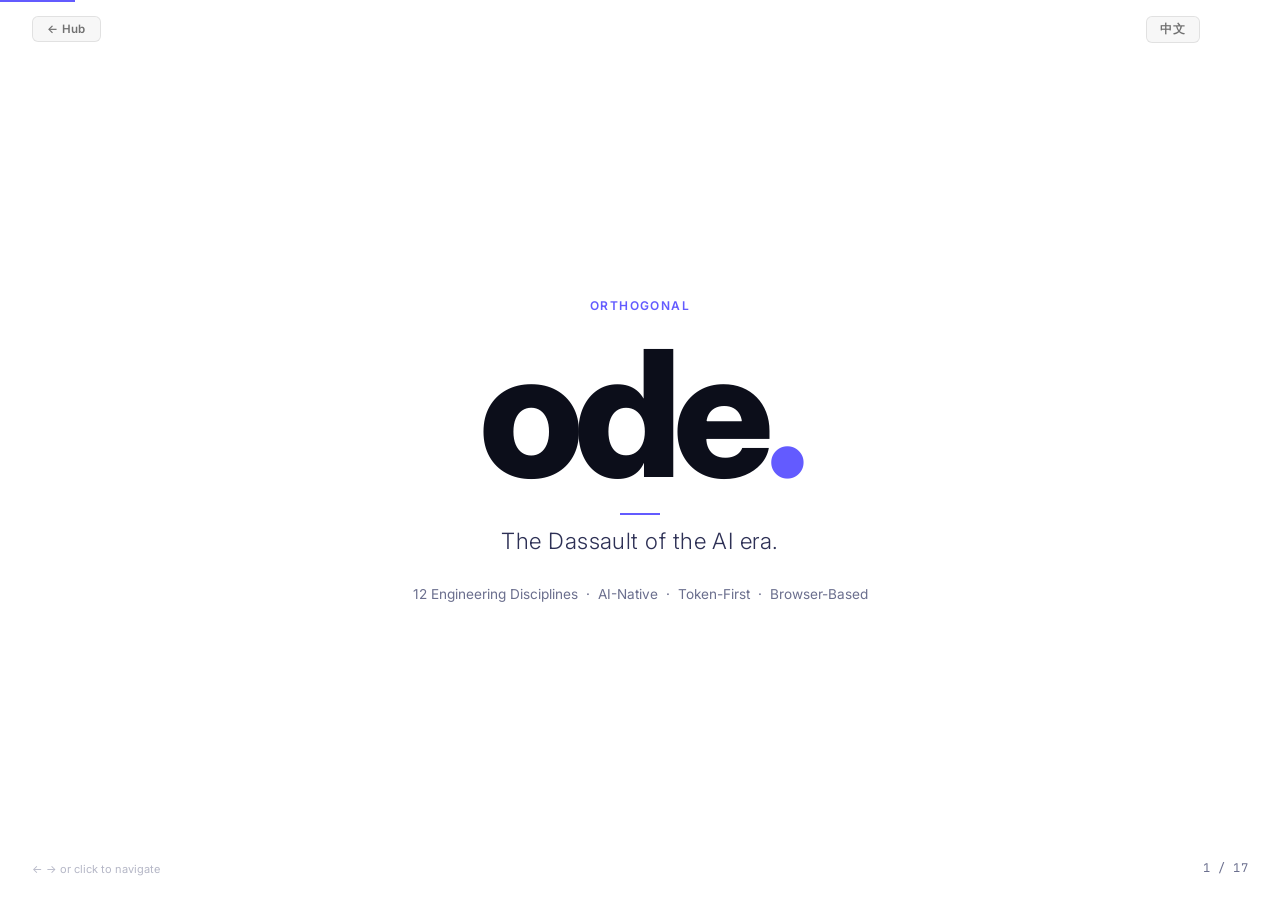
<file: deck/pitch-deck.html>
<!DOCTYPE html>
<html lang="en">
<head>
<meta charset="UTF-8">
<meta name="viewport" content="width=device-width, initial-scale=1.0">
<title>Orthogonal — The Dassault of the AI Era</title>
<link rel="preconnect" href="https://fonts.googleapis.com">
<link href="https://fonts.googleapis.com/css2?family=Inter:wght@300;400;500;600;700;800&family=JetBrains+Mono:wght@400;500&display=swap" rel="stylesheet">
<style>
/* ── Reset ── */
*,*::before,*::after{box-sizing:border-box;margin:0;padding:0}

/* ── ode. Brand System — Light Mode ── */
:root{
  --bg:#FFFFFF;
  --bg-white:#F7F8FC;
  --bg-card:#ECEEF6;
  --text:#0C0E1A;
  --text2:#2D3055;
  --text3:#6B6F8E;
  --border:rgba(12,14,26,0.08);
  --accent:#635BFF;
  --accent-h:#7B74FF;
  --midnight:#ECEEF6;
  --success:#10B981;
  --warning:#F59E0B;
  --error:#EF4444;
  --ai:#635BFF;
  --font:'Inter',-apple-system,BlinkMacSystemFont,sans-serif;
  --mono:'JetBrains Mono',ui-monospace,'SF Mono',Menlo,monospace;
  --shadow-sm:0 1px 3px rgba(12,14,26,0.08),0 0 0 1px rgba(12,14,26,0.05);
  --shadow-md:0 4px 12px rgba(12,14,26,0.10),0 0 0 1px rgba(12,14,26,0.06);
  --shadow-lg:0 8px 24px rgba(12,14,26,0.12),0 0 0 1px rgba(12,14,26,0.06);
}

html,body{
  height:100%;overflow:hidden;
  background:var(--bg);color:var(--text);
  font-family:var(--font);
  -webkit-font-smoothing:antialiased;
  font-feature-settings:normal;
}

/* ── Deck & Slide Engine ── */
.deck{position:relative;width:100%;height:100%}
.slide{
  position:absolute;inset:0;
  display:flex;flex-direction:column;
  justify-content:center;align-items:center;
  padding:5vh 8vw;
  opacity:0;transform:translateX(32px);
  transition:opacity .45s cubic-bezier(0.25,0.1,0.25,1),
              transform .45s cubic-bezier(0.25,0.1,0.25,1);
  pointer-events:none;overflow:hidden;
  background:var(--bg);
}
.slide.active{opacity:1;transform:translateX(0);pointer-events:auto}
.slide.prev{opacity:0;transform:translateX(-32px)}

/* ── Nav ── */
.counter{
  position:fixed;bottom:24px;right:32px;
  font-family:var(--mono);font-size:12px;color:var(--text3);
  z-index:100;letter-spacing:.04em;
}
.nav-hint{
  position:fixed;bottom:24px;left:32px;
  font-size:11px;color:var(--text3);z-index:100;opacity:.5;
}
.progress{
  position:fixed;top:0;left:0;height:2px;
  background:var(--accent);
  transition:width .4s ease;z-index:100;
}

/* ── Typography — Apple scale ── */
.hero-text{
  font-size:clamp(3.5rem,7vw,6rem);
  font-weight:700;
  line-height:1.0;
  letter-spacing:-0.04em;
  color:var(--text);
}
.hero-sub{
  font-size:clamp(1.1rem,2vw,1.5rem);
  color:var(--text2);
  line-height:1.6;
  font-weight:400;
  max-width:640px;
}
h2{
  font-size:clamp(2rem,4vw,3rem);
  font-weight:700;
  line-height:1.1;
  letter-spacing:-0.03em;
  color:var(--text);
}
h3{
  font-size:clamp(1rem,1.6vw,1.3rem);
  font-weight:600;
  color:var(--text);
}
.label{
  font-size:.75rem;font-weight:600;
  color:var(--accent);
  text-transform:uppercase;letter-spacing:.12em;
  margin-bottom:.75rem;
}
.accent{color:var(--accent)}
.midnight{color:var(--accent)}
.muted{color:var(--text2)}

/* ── Layout helpers ── */
.center{text-align:center;align-items:center}
.left{text-align:left;align-items:flex-start}
.row{display:flex;flex-wrap:wrap;gap:1.5rem;justify-content:center;width:100%}
.col{display:flex;flex-direction:column}
.mt-2{margin-top:1rem}.mt-3{margin-top:1.5rem}.mt-4{margin-top:2rem}.mt-6{margin-top:3rem}
.w-full{width:100%}

/* ── Cards ── */
.card{
  background:rgba(12,14,26,0.02);
  border:1px solid var(--border);
  border-radius:16px;
  padding:1.75rem;
  flex:1;min-width:180px;max-width:320px;
  box-shadow:var(--shadow-sm);
}
.card h3{margin-bottom:.4rem;font-size:1rem}
.card p{font-size:.875rem;color:var(--text2);line-height:1.55}

/* ── Big stat ── */
.big-stat{font-family:var(--mono);font-size:clamp(2.5rem,6vw,4.5rem);font-weight:700;line-height:1;color:var(--text)}
.stat-label{font-size:.8rem;color:var(--text3);margin-top:.3rem;text-transform:uppercase;letter-spacing:.1em}

/* ── Tool grid ── */
.tool-grid{
  display:grid;grid-template-columns:repeat(4,1fr);
  gap:1rem;max-width:900px;width:100%;
}
.tool{
  background:rgba(12,14,26,0.02);border:1px solid var(--border);
  border-radius:12px;padding:1.1rem 1.2rem;
  transition:box-shadow .2s,border-color .2s;
}
.tool:hover{box-shadow:var(--shadow-md);border-color:var(--accent)}
.tool .t-name{font-weight:600;font-size:.9rem;margin-bottom:.2rem}
.tool .t-sub{font-size:.75rem;color:var(--text3)}

/* ── Flow steps ── */
.flow{display:flex;align-items:center;gap:.75rem;flex-wrap:wrap;justify-content:center}
.step{
  background:rgba(12,14,26,0.02);border:1px solid var(--border);
  border-radius:12px;padding:1.1rem 1.4rem;
  text-align:center;min-width:140px;
  box-shadow:var(--shadow-sm);
}
.step .num{font-family:var(--mono);font-size:1.6rem;font-weight:700;color:var(--accent);line-height:1}
.step .txt{font-size:.8rem;color:var(--text2);margin-top:.3rem;line-height:1.4}
.arrow{font-size:1.2rem;color:var(--text3)}

/* ── Comparison table ── */
.comp-table{width:100%;max-width:800px;border-collapse:collapse;font-size:.85rem}
.comp-table th{
  text-align:left;padding:.7rem 1rem;
  border-bottom:2px solid var(--border);
  font-size:.75rem;text-transform:uppercase;letter-spacing:.08em;color:var(--text3);
}
.comp-table td{padding:.65rem 1rem;border-bottom:1px solid var(--border);color:var(--text2)}
.comp-table tr.ode-row td{color:var(--text);font-weight:500}
.comp-table td.check{color:var(--success);font-weight:700}
.comp-table td.cross{color:var(--text3)}
.comp-table .ode-badge{
  background:var(--accent);color:white;
  font-size:.65rem;font-weight:700;
  padding:.15rem .5rem;border-radius:4px;
  margin-left:.4rem;vertical-align:middle;
  text-transform:uppercase;letter-spacing:.04em;
}

/* ── Revenue bars ── */
.chart{display:flex;align-items:flex-end;gap:5px;height:160px;max-width:700px;width:100%;margin-top:1rem}
.bar-wrap{flex:1;display:flex;flex-direction:column;align-items:center}
.bar{
  width:100%;border-radius:5px 5px 0 0;min-height:3px;
  background:linear-gradient(to top,rgba(99,91,255,.35),var(--accent));
  transition:height .7s cubic-bezier(0.16,1,.3,1);
}
.bar-label{font-size:.6rem;color:var(--text3);margin-top:4px;font-family:var(--mono)}
.bar-val{font-size:.6rem;color:var(--text2);margin-bottom:2px;font-family:var(--mono)}

/* ── Token model viz ── */
.token-stack{display:flex;flex-direction:column;gap:.5rem;max-width:560px;width:100%}
.token-row{
  display:flex;align-items:center;gap:1rem;
  background:rgba(12,14,26,0.02);border:1px solid var(--border);
  border-radius:10px;padding:.8rem 1.1rem;
}
.token-bar-bg{flex:1;height:8px;background:var(--bg);border-radius:4px;overflow:hidden}
.token-bar-fill{height:100%;border-radius:4px;background:var(--accent)}
.token-pct{font-family:var(--mono);font-size:.8rem;font-weight:600;color:var(--text);min-width:36px;text-align:right}
.token-name{font-size:.8rem;color:var(--text2);min-width:100px}

/* ── AI ops cards ── */
.ai-card{
  background:rgba(12,14,26,0.02);border:1px solid var(--border);
  border-radius:14px;padding:1.25rem 1.4rem;
  flex:1;min-width:160px;max-width:220px;
  box-shadow:var(--shadow-sm);
}
.ai-card .role{font-size:.7rem;font-weight:600;color:var(--text3);text-transform:uppercase;letter-spacing:.1em;margin-bottom:.3rem}
.ai-card .ratio{font-family:var(--mono);font-size:1.6rem;font-weight:700;color:var(--accent);line-height:1}
.ai-card .tools{font-size:.72rem;color:var(--text2);margin-top:.4rem;line-height:1.5}

/* ── Team ── */
.team-grid{display:grid;grid-template-columns:repeat(4,1fr);gap:1.25rem;max-width:760px}
.member{text-align:center}
.avatar{
  width:64px;height:64px;border-radius:50%;
  margin:0 auto .5rem;
  overflow:hidden;
  flex-shrink:0;
}
.member .m-name{font-size:.82rem;font-weight:600;color:var(--text)}
.member .m-role{font-size:.72rem;color:var(--text3);margin-top:.1rem}
.member .m-ai{font-size:.65rem;color:var(--accent);margin-top:.2rem;font-weight:500}

/* ── Funds bar ── */
.funds{display:flex;gap:2px;width:100%;max-width:580px;height:32px;border-radius:8px;overflow:hidden;margin-top:1rem}
.funds div{
  display:flex;align-items:center;justify-content:center;
  font-size:.68rem;font-weight:600;color:white;
}
.f1{background:var(--accent)}.f2{background:rgba(99,91,255,.6)}.f3{background:rgba(12,14,26,.18)}.f4{background:rgba(16,185,129,.6)}

/* ── Cover logo ── */
.ode-logo{
  font-size:clamp(6rem,14vw,11rem);font-weight:800;
  letter-spacing:-.05em;line-height:1;
  color:var(--text);
  font-family:var(--font);
}
.tagline{
  font-size:clamp(1rem,2vw,1.4rem);
  color:var(--text2);font-weight:300;
  letter-spacing:.02em;
}

/* ── Divider ── */
.divider{width:40px;height:2px;background:var(--accent);margin:.75rem 0}

/* ── Pill badge ── */
.pill{
  display:inline-flex;align-items:center;
  background:rgba(99,91,255,.12);color:var(--accent);
  border:1px solid rgba(99,91,255,.2);
  border-radius:999px;padding:.25rem .8rem;
  font-size:.78rem;font-weight:600;
}

/* ── Lang button light theme override ── */
#lang-btn{background:rgba(12,14,26,.05)!important;border-color:rgba(12,14,26,.12)!important;}
#lang-btn:hover{background:rgba(12,14,26,.08)!important;}

/* ── Light theme: recover --midnight inline references ── */
/* --midnight is now #E8E4DC (light card surface), so inline color:var(--midnight)
   would be near-invisible on light bg. Override with accent for emphasis text. */
.hero-sub strong[style*="color:var(--midnight)"],
p strong[style*="color:var(--midnight)"],
strong[style*="color:var(--midnight)"]{color:var(--accent)!important}
/* Slide with color:var(--midnight) on p.hero-sub */
.hero-sub[style*="color:var(--midnight)"]{color:var(--text)!important;font-weight:600}

@media(max-width:768px){
  .tool-grid{grid-template-columns:repeat(2,1fr)}
  .team-grid{grid-template-columns:repeat(2,1fr)}
  .comp-table{font-size:.75rem}
}
</style>
<link rel="stylesheet" href="deck-theme.css">
</head>
<body>
<div class="progress" id="progress"></div>
<a href="index.html" id="back-btn" style="position:fixed;top:16px;left:32px;z-index:200;padding:.3rem .85rem;background:rgba(12,14,26,.05);color:rgba(12,14,26,.55);border:1px solid rgba(12,14,26,.12);border-radius:6px;font-size:.72rem;font-weight:600;text-decoration:none;font-family:'Inter',-apple-system,sans-serif;letter-spacing:.04em;backdrop-filter:blur(8px);transition:background .2s,color .2s" onmouseover="this.style.background='rgba(12,14,26,.09)';this.style.color='rgba(12,14,26,.85)'" onmouseout="this.style.background='rgba(12,14,26,.05)';this.style.color='rgba(12,14,26,.55)'" data-en="← Hub" data-zh="← 主页">← Hub</a>
<button id="lang-btn" onclick="toggleLang()" style="position:fixed;top:16px;right:80px;z-index:200;padding:.3rem .85rem;background:rgba(12,14,26,.06);color:rgba(12,14,26,.75);border:1px solid rgba(12,14,26,.12);border-radius:6px;font-size:.72rem;font-weight:600;cursor:pointer;font-family:'Inter',-apple-system,sans-serif;letter-spacing:.04em;backdrop-filter:blur(8px);transition:background .2s">中文</button>
<div class="deck" id="deck">

<!-- ══════════════════════════════════════════
     SLIDE 1 — Cover
══════════════════════════════════════════ -->
<section class="slide active center" data-slide="0">
  <p class="label" data-en="Orthogonal" data-zh="Orthogonal">Orthogonal</p>
  <div class="ode-logo">ode<span style="color:var(--accent)">.</span></div>
  <div class="divider" style="margin:.75rem auto"></div>
  <p class="tagline" data-en="The Dassault of the AI era." data-zh="AI时代的达索。">The Dassault of the AI era.</p>
  <p class="mt-4" style="font-size:.85rem;color:var(--text3)" data-en="12 Engineering Disciplines &nbsp;·&nbsp; AI-Native &nbsp;·&nbsp; Token-First &nbsp;·&nbsp; Browser-Based" data-zh="12大工程学科 &nbsp;·&nbsp; AI原生 &nbsp;·&nbsp; Token优先 &nbsp;·&nbsp; 浏览器端运行">
    12 Engineering Disciplines &nbsp;·&nbsp; AI-Native &nbsp;·&nbsp; Token-First &nbsp;·&nbsp; Browser-Based
  </p>
</section>

<!-- ══════════════════════════════════════════
     SLIDE 2 — The Generational Shift
══════════════════════════════════════════ -->
<section class="slide center" data-slide="1">
  <p class="label" data-en="The Shift" data-zh="时代转变">The Shift</p>
  <h2 data-en="Dassault defined engineering software<br>for <span class='accent'>30 years.</span>" data-zh="达索定义了工程软件<br>长达 <span class='accent'>30年。</span>">Dassault defined engineering software<br>for <span class="accent">30 years.</span></h2>
  <p class="hero-sub mt-3 center" style="max-width:680px" data-en="CATIA. SIMULIA. ENOVIA. GENESYS. Every discipline, one suite — built in the 1990s, priced for the Fortune 500, impossible to rebuild for AI." data-zh="CATIA. SIMULIA. ENOVIA. GENESYS. 覆盖每个学科，一套完整工具 — 建于20世纪90年代，面向财富500强定价，无法为AI进行重构。">
    CATIA. SIMULIA. ENOVIA. GENESYS. Every discipline, one suite —
    built in the 1990s, priced for the Fortune 500, impossible to rebuild for AI.
  </p>
  <p class="hero-sub mt-3 center" style="max-width:680px;color:var(--midnight);font-weight:600" data-en="We are building what Dassault would build today<br>if it started from scratch." data-zh="我们正在构建的，是<br>达索如果从今天重新起步会打造的产品。">
    We are building what Dassault would build today<br>if it started from scratch.
  </p>
</section>

<!-- ══════════════════════════════════════════
     SLIDE 3 — Problem
══════════════════════════════════════════ -->
<section class="slide center" data-slide="2">
  <p class="label" data-en="The Problem" data-zh="核心问题">The Problem</p>
  <h2 data-en="Engineering software is a monopoly.<br><span class='accent'>Engineering services is a bigger one.</span>" data-zh="工程软件是垄断。<br><span class='accent'>工程服务是更大的垄断。</span>">Engineering software is a monopoly.<br><span class="accent">Engineering services is a bigger one.</span></h2>
  <div class="row mt-4" style="max-width:960px">
    <div class="card">
      <h3 data-en="Software: $50K–$500K per seat" data-zh="软件：$50K–$500K / 席位">Software: $50K–$500K per seat</h3>
      <p data-en="Dassault CATIA + SIMULIA + GENESYS. Multi-year lock-in. But the software is only half the bill." data-zh="达索CATIA + SIMULIA + GENESYS。多年锁定合同。但软件只是账单的一半。">Dassault CATIA + SIMULIA + GENESYS. Multi-year lock-in. But the software is only half the bill.</p>
    </div>
    <div class="card">
      <h3 data-en="Services: $80K–350K on top" data-zh="服务：叠加 $80K–350K">Services: $80K–350K on top</h3>
      <p data-en="A simulation specialist earns $80K–150K/yr. External consultants charge $200–350/hr. Without them, the $100K license is unusable." data-zh="仿真工程师年薪 $80K–150K。外部顾问收费 $200–350/小时。没有专家，$10万的软件许可证形同废纸。">A simulation specialist earns $80K–150K/yr. External consultants charge $200–350/hr. Without them, the $100K license is unusable.</p>
    </div>
    <div class="card">
      <h3 data-en="AI bolted on, not built in" data-zh="AI拼接，非原生内建">AI bolted on, not built in</h3>
      <p data-en='30-year-old binary formats. AI cannot reason about proprietary geometry files. "AI features" = a chatbot sidebar. The architecture cannot be rebuilt.' data-zh="30年历史的二进制格式。AI无法推理专有几何文件。「AI功能」= 一个侧边栏聊天机器人。底层架构无法重构。">30-year-old binary formats. AI cannot reason about proprietary geometry files. "AI features" = a chatbot sidebar. The architecture cannot be rebuilt.</p>
    </div>
    <div class="card">
      <h3 data-en="You pay for access. Not results." data-zh="你付费换取访问权。不是结果。">You pay for access. Not results.</h3>
      <p data-en="The vendor sells you a tool and walks away. A simulation result requires months of expert setup. Accountability ends at the license key." data-zh="供应商卖给你工具就走人。获得一个仿真结果需要数月专家部署。许可证密钥之外，无人负责。">The vendor sells you a tool and walks away. A simulation result requires months of expert setup. Accountability ends at the license key.</p>
    </div>
  </div>
</section>

<!-- ══════════════════════════════════════════
     SLIDE 4 — Solution
══════════════════════════════════════════ -->
<section class="slide center" data-slide="3">
  <p class="label" data-en="The Solution" data-zh="解决方案">The Solution</p>
  <h2 data-en="ode<span style='color:var(--accent)'>.</span> —<br><span class='accent'>outcomes, not just tools</span>" data-zh="ode<span style='color:var(--accent)'>.</span> —<br><span class='accent'>交付结果，而非仅售工具</span>">ode<span style="color:var(--accent)">.</span> —<br><span class="accent">outcomes, not just tools</span></h2>
  <p class="hero-sub center mt-3" style="max-width:620px" data-en="Same breadth as Dassault's full suite. AI-native architecture built from scratch. Browser-based. 5–50× lower cost. But the real disruption: ODE's AI does what the specialist did — mesh, solve, interpret, iterate. You describe the problem. We deliver the result." data-zh="与达索完整工具套件同等广度。从零构建的AI原生架构。浏览器端运行。成本降低5至50倍。但真正的颠覆在于：ODE的AI承担了专家的工作——网格划分、求解、解读、迭代。你描述问题，我们交付结果。">
    Same breadth as Dassault's full suite. AI-native architecture built from scratch. Browser-based. 5–50× lower cost. But the real disruption: ODE's AI does what the specialist did — mesh, solve, interpret, iterate. You describe the problem. We deliver the result.
  </p>
  <div class="row mt-4" style="max-width:700px;justify-content:center">
    <div style="text-align:center;flex:1;min-width:110px">
      <div class="big-stat">12</div>
      <div class="stat-label" data-en="Disciplines" data-zh="学科覆盖">Disciplines</div>
    </div>
    <div style="text-align:center;flex:1;min-width:110px">
      <div class="big-stat">0</div>
      <div class="stat-label" data-en="Install Required" data-zh="需要安装">Install Required</div>
    </div>
    <div style="text-align:center;flex:1;min-width:110px">
      <div class="big-stat">10×</div>
      <div class="stat-label" data-en="Faster Iteration" data-zh="更快迭代">Faster Iteration</div>
    </div>
    <div style="text-align:center;flex:1;min-width:110px">
      <div class="big-stat" style="font-size:clamp(1.5rem,3.5vw,2.8rem)">5–50×</div>
      <div class="stat-label" data-en="Lower Cost" data-zh="更低成本">Lower Cost</div>
    </div>
  </div>
</section>

<!-- ══════════════════════════════════════════
     SLIDE 5 — Product: Full Tool Matrix
══════════════════════════════════════════ -->
<section class="slide center" data-slide="4">
  <p class="label" data-en="Product" data-zh="产品">Product</p>
  <h2 data-en="One platform. Every discipline.<br><span class='accent'>AI-Native in every tool.</span>" data-zh="一个平台。覆盖全学科。<br><span class='accent'>每个工具均为AI原生。</span>">One platform. Every discipline.<br><span class="accent">AI-Native in every tool.</span></h2>
  <div class="tool-grid mt-4">
    <div class="tool">
      <div class="t-name" style="color:#0071E3">Component</div>
      <div class="t-sub" data-en="Modelica AI physics modelling" data-zh="Modelica AI物理建模">Modelica AI physics modelling</div>
    </div>
    <div class="tool">
      <div class="t-name" style="color:#34C759">Geometry</div>
      <div class="t-sub" data-en="Browser-based parametric CAD" data-zh="浏览器端参数化CAD">Browser-based parametric CAD</div>
    </div>
    <div class="tool">
      <div class="t-name" style="color:#FF9F0A">System</div>
      <div class="t-sub" data-en="MBSE + SysML architecture" data-zh="MBSE + SysML系统架构">MBSE + SysML architecture</div>
    </div>
    <div class="tool">
      <div class="t-name" style="color:#5E5CE6">Vision</div>
      <div class="t-sub" data-en="Real-time 3D simulation" data-zh="实时3D仿真">Real-time 3D simulation</div>
    </div>
    <div class="tool">
      <div class="t-name" style="color:#FF3B30">Paper</div>
      <div class="t-sub" data-en="Collaborative engineering docs" data-zh="协作工程文档">Collaborative engineering docs</div>
    </div>
    <div class="tool">
      <div class="t-name" style="color:#0A2540">Interaction</div>
      <div class="t-sub" data-en="Live parameter exploration" data-zh="实时参数探索">Live parameter exploration</div>
    </div>
    <div class="tool new">
      <div class="t-name" style="color:#0071E3">FEM</div>
      <div class="t-sub" data-en="Finite element analysis" data-zh="有限元分析">Finite element analysis</div>
    </div>
    <div class="tool new">
      <div class="t-name" style="color:#0071E3">CFD</div>
      <div class="t-sub" data-en="Computational fluid dynamics" data-zh="计算流体力学">Computational fluid dynamics</div>
    </div>
    <div class="tool new">
      <div class="t-name" style="color:#34C759">Compute</div>
      <div class="t-sub" data-en="Scientific computing &amp; analysis" data-zh="科学计算与分析">Scientific computing &amp; analysis</div>
    </div>
    <div class="tool new">
      <div class="t-name" style="color:#FF9F0A">Optim</div>
      <div class="t-sub" data-en="Multi-objective optimisation" data-zh="多目标优化">Multi-objective optimisation</div>
    </div>
    <div class="tool new">
      <div class="t-name" style="color:#5E5CE6">RL</div>
      <div class="t-sub" data-en="Reinforcement learning control" data-zh="强化学习控制">Reinforcement learning control</div>
    </div>
    <div class="tool new">
      <div class="t-name" style="color:#FF3B30">Circuit</div>
      <div class="t-sub" data-en="KiCad PCB + co-simulation" data-zh="KiCad PCB + 联合仿真">KiCad PCB + co-simulation</div>
    </div>
    <div class="tool new" style="border-color:rgba(16,185,129,0.35);background:rgba(16,185,129,0.04)">
      <div class="t-name" style="color:#10b981">Maker</div>
      <div class="t-sub" data-en="LEGO-style modular CAD → 3D print" data-zh="乐高化模块CAD → 3D打印">LEGO-style modular CAD → 3D print</div>
    </div>
    <div class="tool new" style="border-color:rgba(251,191,36,0.35);background:rgba(251,191,36,0.04)">
      <div class="t-name" style="color:#fbbf24">Firmware</div>
      <div class="t-sub" data-en="Arduino / RPi IDE + AI assist" data-zh="Arduino / RPi IDE + AI辅助">Arduino / RPi IDE + AI assist</div>
    </div>
  </div>
  <p class="mt-3" style="font-size:.8rem;color:var(--text3)" data-en="Open standards: Modelica 4.0 · FMI 2.0/3.0 · SysML v1.6 · KiCad · Arduino Framework" data-zh="开放标准：Modelica 4.0 · FMI 2.0/3.0 · SysML v1.6 · KiCad · Arduino Framework">
    Open standards: Modelica 4.0 · FMI 2.0/3.0 · SysML v1.6 · KiCad · Arduino Framework
  </p>
</section>

<!-- ══════════════════════════════════════════
     SLIDE 6 — AI Structural Moat
══════════════════════════════════════════ -->
<section class="slide center" data-slide="5">
  <p class="label" data-en="AI Structural Moat" data-zh="AI结构性护城河">AI Structural Moat</p>
  <h2 data-en="From requirements to simulation<br>in <span class='accent'>60 seconds</span>" data-zh="从需求到仿真<br>只需 <span class='accent'>60秒</span>">From requirements to simulation<br>in <span class="accent">60 seconds</span></h2>
  <div class="flow mt-4">
    <div class="step">
      <div class="num">1</div>
      <div class="txt" data-en="Describe system<br>in plain English" data-zh="用自然语言<br>描述系统">Describe system<br>in plain English</div>
    </div>
    <div class="arrow">→</div>
    <div class="step">
      <div class="num">2</div>
      <div class="txt" data-en="AI generates<br>Modelica model" data-zh="AI生成<br>Modelica模型">AI generates<br>Modelica model</div>
    </div>
    <div class="arrow">→</div>
    <div class="step">
      <div class="num">3</div>
      <div class="txt" data-en="AI meshes<br>&amp; sets up solver" data-zh="AI自动网格划分<br>并配置求解器">AI meshes<br>&amp; sets up solver</div>
    </div>
    <div class="arrow">→</div>
    <div class="step">
      <div class="num">4</div>
      <div class="txt" data-en="Run simulation<br>in cloud" data-zh="在云端<br>运行仿真">Run simulation<br>in cloud</div>
    </div>
    <div class="arrow">→</div>
    <div class="step">
      <div class="num">5</div>
      <div class="txt" data-en="AI interprets<br>&amp; iterates" data-zh="AI解读结果<br>并迭代优化">AI interprets<br>&amp; iterates</div>
    </div>
  </div>
  <p class="hero-sub center mt-4" style="max-width:660px" data-en="Modelica is equation-based and structured — inherently machine-readable. Dassault's binary CATIA files cannot be reasoned about by AI. <strong style='color:var(--accent)'>This is our structural moat.</strong> Steps 2–5 above replace what a simulation specialist with 5+ years of CAE experience used to do manually — for $80K–350K/yr." data-zh="Modelica是方程式驱动的结构化语言 — 天然对机器可读。达索的CATIA二进制文件无法被AI推理。<strong style='color:var(--accent)'>这就是我们的结构性护城河。</strong>上述第2至5步，替代了一位拥有5年以上CAE经验的仿真专家过去手工完成的工作——年费 $80K–350K。">
    Modelica is equation-based and structured — inherently machine-readable.
    Dassault's binary CATIA files cannot be reasoned about by AI.
    <strong style="color:var(--accent)">This is our structural moat.</strong> Steps 2–5 above replace what a simulation specialist with 5+ years of CAE experience used to do manually — for $80K–350K/yr.
  </p>
</section>

<!-- ══════════════════════════════════════════
     SLIDE 7 — Live Demo
══════════════════════════════════════════ -->
<section class="slide center" data-slide="6">
  <p class="label" data-en="Live Demo" data-zh="实时演示">Live Demo</p>
  <h2 data-en="See it run.<br><span class='accent'>Right now.</span>" data-zh="亲眼见证。<br><span class='accent'>立即体验。</span>">See it run.<br><span class="accent">Right now.</span></h2>
  <p class="hero-sub center mt-3" style="max-width:560px" data-en="From a plain-English requirement to a working Modelica simulation in under 60 seconds. No installation. No specialist." data-zh="从自然语言需求到可运行的 Modelica 仿真模型，全程不超过 60 秒。无需安装。无需专家。">From a plain-English requirement to a working Modelica simulation in under 60 seconds. No installation. No specialist.</p>

  <div class="row mt-5" style="max-width:600px;gap:2rem;justify-content:center">
    <div style="text-align:center">
      <div style="font-size:1.8rem;font-weight:700;color:var(--accent);letter-spacing:-.04em;font-family:var(--mono)">&lt;60s</div>
      <div style="font-size:.7rem;color:var(--text4);text-transform:uppercase;letter-spacing:.1em;margin-top:.3rem" data-en="Requirement → Simulation" data-zh="需求 → 仿真结果">Requirement → Simulation</div>
    </div>
    <div style="text-align:center">
      <div style="font-size:1.8rem;font-weight:700;color:var(--success);letter-spacing:-.04em;font-family:var(--mono)">0</div>
      <div style="font-size:.7rem;color:var(--text4);text-transform:uppercase;letter-spacing:.1em;margin-top:.3rem" data-en="Install · No Specialist" data-zh="无需安装 · 无需专家">Install · No Specialist</div>
    </div>
    <div style="text-align:center">
      <div style="font-size:1.8rem;font-weight:700;color:var(--text2);letter-spacing:-.04em;font-family:var(--mono)">12</div>
      <div style="font-size:.7rem;color:var(--text4);text-transform:uppercase;letter-spacing:.1em;margin-top:.3rem" data-en="Disciplines Available" data-zh="可用工程学科">Disciplines Available</div>
    </div>
  </div>

  <!-- CTA pinned to bottom -->
  <a href="https://aidemo.orthogonal.dev" target="_blank" rel="noopener"
     style="position:absolute;bottom:2.75rem;left:50%;transform:translateX(-50%);
            display:inline-flex;align-items:center;gap:.65rem;
            padding:.85rem 2rem;
            background:var(--accent);
            color:white;
            border-radius:10px;
            font-size:.95rem;font-weight:600;
            text-decoration:none;
            letter-spacing:-.01em;
            white-space:nowrap;
            box-shadow:0 0 0 1px rgba(99,91,255,0.4),0 8px 32px rgba(99,91,255,0.22);
            transition:background .2s,box-shadow .2s"
     onmouseover="this.style.background='#7B74FF';this.style.boxShadow='0 0 0 1px rgba(123,116,255,0.5),0 12px 40px rgba(99,91,255,0.35)'"
     onmouseout="this.style.background='#635BFF';this.style.boxShadow='0 0 0 1px rgba(99,91,255,0.4),0 8px 32px rgba(99,91,255,0.22)'">
    <svg width="18" height="18" viewBox="0 0 20 20" fill="none" stroke="currentColor" stroke-width="1.6">
      <circle cx="10" cy="10" r="8"/>
      <polygon points="8,7 14,10 8,13" fill="currentColor" stroke="none"/>
    </svg>
    <span data-en="Launch Live Demo" data-zh="启动实时演示">Launch Live Demo</span>
  </a>
</section>

<!-- ══════════════════════════════════════════
     SLIDE 8 — Business Model: Token-First
══════════════════════════════════════════ -->
<section class="slide center" data-slide="7">
  <p class="label" data-en="Business Model Disruption" data-zh="商业模式颠覆">Business Model Disruption</p>
  <h2 data-en="They sell <span class='accent'>tools.</span><br>We deliver <span class='accent'>outcomes.</span>" data-zh="他们卖<span class='accent'>工具。</span><br>我们交付<span class='accent'>结果。</span>">They sell <span class="accent">tools.</span><br>We deliver <span class="accent">outcomes.</span></h2>

  <div class="row mt-4" style="max-width:920px;align-items:stretch;gap:1.25rem">

    <!-- Legacy -->
    <div class="card" style="flex:1;border:1px solid rgba(251,113,133,0.28);background:rgba(251,113,133,0.04)">
      <h3 style="color:var(--error);font-size:.65rem;font-weight:700;text-transform:uppercase;letter-spacing:.12em;margin-bottom:1rem" data-en="Legacy model — what you replace" data-zh="传统模式 — 你所替代的">Legacy model — what you replace</h3>
      <div style="display:flex;flex-direction:column;gap:.5rem;font-size:.8rem">
        <div style="display:flex;justify-content:space-between;align-items:baseline">
          <span style="color:var(--text2)" data-en="Software license (Dassault / ANSYS)" data-zh="软件许可证（达索 / ANSYS）">Software license (Dassault / ANSYS)</span>
          <span style="font-family:var(--mono);color:var(--error);font-weight:600;font-size:.78rem">$50K–500K/yr</span>
        </div>
        <div style="display:flex;justify-content:space-between;align-items:baseline">
          <span style="color:var(--text2)" data-en="Simulation engineer (FTE)" data-zh="仿真工程师（全职雇员）">Simulation engineer (FTE)</span>
          <span style="font-family:var(--mono);color:var(--error);font-weight:600;font-size:.78rem">$80K–150K/yr</span>
        </div>
        <div style="display:flex;justify-content:space-between;align-items:baseline">
          <span style="color:var(--text2)" data-en="External consulting firm" data-zh="外部工程顾问公司">External consulting firm</span>
          <span style="font-family:var(--mono);color:var(--error);font-weight:600;font-size:.78rem">$200–350/hr</span>
        </div>
        <div style="display:flex;justify-content:space-between;align-items:baseline">
          <span style="color:var(--text2)" data-en="IT deployment + maintenance" data-zh="IT 部署与维护">IT deployment + maintenance</span>
          <span style="font-family:var(--mono);color:var(--error);font-weight:600;font-size:.78rem">3–6 months</span>
        </div>
        <div style="border-top:1px solid rgba(251,113,133,0.2);padding-top:.5rem;display:flex;justify-content:space-between;align-items:baseline">
          <span style="color:var(--text);font-weight:600" data-en="True cost per team / year" data-zh="团队年度真实成本">True cost per team / year</span>
          <span style="font-family:var(--mono);color:var(--error);font-weight:700;font-size:.9rem">$300K–1M+</span>
        </div>
      </div>
      <p style="font-size:.72rem;color:var(--text4);margin-top:.9rem;line-height:1.65" data-en="You pay for a tool. You still need an expert to get a result. The vendor takes no responsibility for outcomes." data-zh="你付费购买工具。你还需要专家才能拿到结果。供应商对最终结果不承担任何责任。">You pay for a tool. You still need an expert to get a result. The vendor takes no responsibility for outcomes.</p>
    </div>

    <!-- Arrow -->
    <div style="display:flex;align-items:center;justify-content:center;flex-shrink:0;padding:0 .5rem">
      <span style="font-size:1.6rem;color:var(--text4)">→</span>
    </div>

    <!-- ODE -->
    <div class="card" style="flex:1;border:1px solid rgba(99,91,255,0.22);background:rgba(99,91,255,0.05)">
      <h3 style="color:var(--accent);font-size:.65rem;font-weight:700;text-transform:uppercase;letter-spacing:.12em;margin-bottom:1rem" data-en="ODE — outcome delivered" data-zh="ODE — 直接交付结果">ODE — outcome delivered</h3>
      <div style="display:flex;flex-direction:column;gap:.5rem;font-size:.8rem">
        <div style="display:flex;justify-content:space-between;align-items:baseline">
          <span style="color:var(--text2)" data-en="Enterprise (12 disciplines, team)" data-zh="企业版（12学科，团队）">Enterprise (12 disciplines, team)</span>
          <span style="font-family:var(--mono);color:var(--success);font-weight:600;font-size:.78rem">$2K–24K/yr</span>
        </div>
        <div style="display:flex;justify-content:space-between;align-items:baseline">
          <span style="color:var(--text2)" data-en="Maker / hobbyist (individual)" data-zh="创客 / 爱好者（个人）">Maker / hobbyist (individual)</span>
          <span style="font-family:var(--mono);color:var(--success);font-weight:600;font-size:.78rem">$9–29/mo</span>
        </div>
        <div style="display:flex;justify-content:space-between;align-items:baseline">
          <span style="color:var(--text2)" data-en="AI expert (mesh · solve · interpret)" data-zh="AI 专家（网格 · 求解 · 解读）">AI expert (mesh · solve · interpret)</span>
          <span style="font-family:var(--mono);color:var(--success);font-weight:600;font-size:.78rem" data-en="Included" data-zh="已包含">Included</span>
        </div>
        <div style="display:flex;justify-content:space-between;align-items:baseline">
          <span style="color:var(--text2)" data-en="3D print on demand + module marketplace" data-zh="3D打印服务 + 模块采购市场">3D print on demand + module marketplace</span>
          <span style="font-family:var(--mono);color:var(--success);font-weight:600;font-size:.78rem" data-en="20–30%" data-zh="20–30%">20–30%</span>
        </div>
        <div style="display:flex;justify-content:space-between;align-items:baseline">
          <span style="color:var(--text2)" data-en="Browser · zero IT · instant start" data-zh="浏览器 · 零IT · 即开即用">Browser · zero IT · instant start</span>
          <span style="font-family:var(--mono);color:var(--success);font-weight:600;font-size:.78rem" data-en="0 days" data-zh="0天">0 days</span>
        </div>
        <div style="border-top:1px solid rgba(99,91,255,0.2);padding-top:.5rem;display:flex;justify-content:space-between;align-items:baseline">
          <span style="color:var(--text);font-weight:600" data-en="True cost per team / year" data-zh="团队年度真实成本">True cost per team / year</span>
          <span style="font-family:var(--mono);color:var(--success);font-weight:700;font-size:.9rem">$2K–24K</span>
        </div>
      </div>
      <p style="font-size:.72rem;color:var(--text4);margin-top:.9rem;line-height:1.65" data-en="One platform. Two markets. Describe the problem — ODE delivers the result. No specialist, no license invoice, no IT." data-zh="一个平台。两个市场。描述问题——ODE 交付结果。无需专家，无需许可证发票，无需IT部署。">One platform. Two markets. Describe the problem — ODE delivers the result. No specialist, no license invoice, no IT.</p>
    </div>

  </div>

  <p class="mt-3" style="font-size:.9rem;font-weight:600;color:var(--text2)" data-en="ODE replaces the software <em style='font-style:normal;color:var(--accent)'>and</em> the specialist. That is the disruption." data-zh="ODE 同时替代了软件<em style='font-style:normal;color:var(--accent)'>与</em>专家。这就是颠覆所在。">
    ODE replaces the software <em style="font-style:normal;color:var(--accent)">and</em> the specialist. That is the disruption.
  </p>
</section>

<!-- ══════════════════════════════════════════
     SLIDE 8 — Competitive Position
══════════════════════════════════════════ -->
<section class="slide center" data-slide="7">
  <p class="label" data-en="Competitive Position" data-zh="竞争定位">Competitive Position</p>
  <h2 data-en="Same breadth. <span class='accent'>Fraction of the cost.</span><br>Replaces the software <em style='font-style:normal;color:var(--text3)'>and</em> the specialist." data-zh="相同广度。<span class='accent'>极低成本。</span><br>同时替代软件<em style='font-style:normal;color:var(--text3)'>与</em>专家。">Same breadth. <span class="accent">Fraction of the cost.</span><br>Replaces the software <em style="font-style:normal;color:var(--text3)">and</em> the specialist.</h2>
  <div class="mt-3" style="overflow-x:auto;max-width:900px;width:100%;margin-left:auto;margin-right:auto">
    <table class="comp-table" style="width:100%">
      <thead>
        <tr>
          <th data-en="Platform" data-zh="平台">Platform</th>
          <th data-en="CAD" data-zh="CAD">CAD</th>
          <th data-en="FEM/CFD" data-zh="FEM/CFD">FEM/CFD</th>
          <th data-en="MBSE" data-zh="MBSE">MBSE</th>
          <th data-en="AI-Native" data-zh="AI原生">AI-Native</th>
          <th data-en="Browser" data-zh="浏览器端">Browser</th>
          <th data-en="Replaces Expert" data-zh="替代专家">Replaces Expert</th>
          <th data-en="True cost/team/yr" data-zh="团队年度真实成本">True cost/team/yr</th>
        </tr>
      </thead>
      <tbody>
        <tr class="ode-row">
          <td><strong>Orthogonal ODE</strong> <span class="ode-badge">us</span></td>
          <td class="check">✓</td>
          <td class="check">✓</td>
          <td class="check">✓</td>
          <td class="check">✓</td>
          <td class="check">✓</td>
          <td class="check">✓</td>
          <td class="check" style="font-family:var(--mono)">$2K–24K</td>
        </tr>
        <tr>
          <td>Dassault Systèmes</td>
          <td class="check">✓</td>
          <td class="check">✓</td>
          <td class="check">✓</td>
          <td class="cross" data-en="Partial" data-zh="部分支持">Partial</td>
          <td class="cross">✗</td>
          <td class="cross">✗</td>
          <td style="font-family:var(--mono);color:var(--error)">$300K–1M+</td>
        </tr>
        <tr>
          <td>ANSYS</td>
          <td class="cross">✗</td>
          <td class="check">✓</td>
          <td class="cross">✗</td>
          <td class="cross" data-en="Partial" data-zh="部分支持">Partial</td>
          <td class="cross">✗</td>
          <td class="cross">✗</td>
          <td style="font-family:var(--mono);color:var(--error)">$200K–600K+</td>
        </tr>
        <tr>
          <td>Siemens NX</td>
          <td class="check">✓</td>
          <td class="check">✓</td>
          <td class="cross" data-en="Partial" data-zh="部分支持">Partial</td>
          <td class="cross">✗</td>
          <td class="cross">✗</td>
          <td class="cross">✗</td>
          <td style="font-family:var(--mono);color:var(--error)">$250K–800K+</td>
        </tr>
        <tr>
          <td>SimScale</td>
          <td class="cross">✗</td>
          <td class="check">✓</td>
          <td class="cross">✗</td>
          <td class="cross" data-en="Partial" data-zh="部分支持">Partial</td>
          <td class="check">✓</td>
          <td class="cross">✗</td>
          <td style="font-family:var(--mono)">$80K–200K+</td>
        </tr>
        <tr>
          <td>Onshape</td>
          <td class="check">✓</td>
          <td class="cross">✗</td>
          <td class="cross">✗</td>
          <td class="cross" data-en="Partial" data-zh="部分支持">Partial</td>
          <td class="check">✓</td>
          <td class="cross">✗</td>
          <td style="font-family:var(--mono)">$50K–150K+</td>
        </tr>
      </tbody>
    </table>
  </div>
  <p style="font-size:.72rem;color:var(--text4);margin-top:.75rem;text-align:center;max-width:900px;margin-left:auto;margin-right:auto" data-en="True cost = license + simulation specialist FTE or consultant hours. All figures per engineering team of 5–10." data-zh="真实成本 = 许可证 + 仿真工程师全职人力或顾问工时。所有数据基于5至10人工程团队。">True cost = license + simulation specialist FTE or consultant hours. All figures per engineering team of 5–10.</p>
</section>

<!-- ══════════════════════════════════════════
     SLIDE 9 — Market
══════════════════════════════════════════ -->
<section class="slide center" data-slide="8">
  <p class="label" data-en="Market Opportunity" data-zh="市场机会">Market Opportunity</p>
  <div class="big-stat" style="font-size:clamp(3.5rem,8vw,6rem)">$29B+</div>
  <p class="hero-sub center mt-2" style="font-size:1.1rem" data-en="Engineering simulation $23B · Maker/IoT $3.5B · 3D print services $2.8B · <strong style='color:var(--accent)'>12.1% CAGR</strong>" data-zh="工程仿真 $23B · 创客/物联网 $35亿 · 3D打印服务 $28亿 · <strong style='color:var(--accent)'>年复合增长率12.1%</strong>">
    Engineering simulation $23B · Maker/IoT $3.5B · 3D print services $2.8B · <strong style="color:var(--accent)">12.1% CAGR</strong>
  </p>
  <div class="row mt-4" style="max-width:900px">
    <div class="card" style="max-width:210px">
      <span class="pill" style="margin-bottom:.75rem" data-en="Why Now" data-zh="为何是现在">Why Now</span>
      <p style="font-size:.82rem;color:var(--text2);line-height:1.6" data-en="LLMs reached engineering competence — can reason about physics equations<br><br>Modelica + LLM synergy: equation-based = natively machine-readable<br><br>Engineering teams receiving AI budgets for the first time<br><br>Dassault's 30-year architecture <em>cannot</em> be rebuilt for AI" data-zh="大模型达到工程级能力 — 能推理物理方程<br><br>Modelica + 大模型协同：方程式驱动 = 原生可读<br><br>工程团队首次获得AI专项预算<br><br>达索30年架构无法为AI进行重构">
        LLMs reached engineering competence — can reason about physics equations<br><br>
        Modelica + LLM synergy: equation-based = natively machine-readable<br><br>
        Engineering teams receiving AI budgets for the first time<br><br>
        Dassault's 30-year architecture <em>cannot</em> be rebuilt for AI
      </p>
    </div>
    <div class="card" style="max-width:210px">
      <span class="pill" style="margin-bottom:.75rem" data-en="Beachhead" data-zh="滩头阵地">Beachhead</span>
      <p style="font-size:.82rem;color:var(--text2);line-height:1.6" data-en="<strong style='color:var(--text)'>$800M</strong> AI-native engineering tools subsegment<br>Growing 45%+ annually<br><br>EU industrial OEMs: €3B annual Dassault/ANSYS spend<br><br>40M+ Arduino/RPi units shipped annually — digital-native makers" data-zh="<strong style='color:var(--text)'>$800M</strong> AI原生工程工具细分市场<br>年增长45%+<br><br>欧洲工业OEM：年花费€30亿于达索/ANSYS<br><br>每年出货4000万+ Arduino/RPi单元——数字原生创客">
        <strong style="color:var(--text)">$800M</strong> AI-native engineering tools subsegment<br>
        Growing 45%+ annually<br><br>
        EU industrial OEMs: €3B annual Dassault/ANSYS spend<br><br>
        40M+ Arduino/RPi units shipped annually — digital-native makers
      </p>
    </div>
    <div class="card" style="max-width:210px">
      <span class="pill" style="margin-bottom:.75rem" data-en="Distribution" data-zh="分销模式">Distribution</span>
      <p style="font-size:.82rem;color:var(--text2);line-height:1.6" data-en="<strong style='color:var(--text)'>PLG:</strong> Free tier → upgrade (both markets)<br><br><strong style='color:var(--text)'>Direct:</strong> Enterprise ACV $2K–$24K/yr<br><br><strong style='color:var(--text)'>Maker:</strong> $9–29/mo + 3D print + marketplace<br><br><strong style='color:var(--text)'>Channel:</strong> Resellers + YouTube/Discord community" data-zh="<strong style='color:var(--text)'>PLG：</strong>免费层级 → 升级（双市场）<br><br><strong style='color:var(--text)'>直销：</strong>企业ACV $2K–$24K/年<br><br><strong style='color:var(--text)'>创客：</strong>$9–29/月 + 3D打印 + 模块市场<br><br><strong style='color:var(--text)'>渠道：</strong>经销商 + YouTube/Discord社区">
        <strong style="color:var(--text)">PLG:</strong> Free tier → upgrade (both markets)<br><br>
        <strong style="color:var(--text)">Direct:</strong> Enterprise ACV $2K–$24K/yr<br><br>
        <strong style="color:var(--text)">Maker:</strong> $9–29/mo + 3D print + marketplace<br><br>
        <strong style="color:var(--text)">Channel:</strong> Resellers + YouTube/Discord community
      </p>
    </div>
    <div class="card" style="max-width:210px">
      <span class="pill" style="margin-bottom:.75rem" data-en="New: Maker TAM" data-zh="新增：创客市场">New: Maker TAM</span>
      <p style="font-size:.82rem;color:var(--text2);line-height:1.6" data-en="<strong style='color:var(--text)'>$3.5B</strong> Maker/IoT tools<br>150M hobbyists globally<br><br><strong style='color:var(--text)'>$2.8B</strong> 3D print services<br>Browser-to-print closes the loop<br><br><strong style='color:var(--text)'>20–30%</strong> commission module marketplace" data-zh="<strong style='color:var(--text)'>$35亿</strong> 创客/物联网工具<br>全球1.5亿爱好者<br><br><strong style='color:var(--text)'>$28亿</strong> 3D打印服务<br>浏览器直连打印形成闭环<br><br><strong style='color:var(--text)'>20–30%</strong> 模块市场佣金">
        <strong style="color:var(--text)">$3.5B</strong> Maker/IoT tools<br>
        150M hobbyists globally<br><br>
        <strong style="color:var(--text)">$2.8B</strong> 3D print services<br>
        Browser-to-print closes the loop<br><br>
        <strong style="color:var(--text)">20–30%</strong> commission module marketplace
      </p>
    </div>
  </div>
</section>

<!-- ══════════════════════════════════════════
     SLIDE 10 — Two Markets. One Platform.
══════════════════════════════════════════ -->
<section class="slide center" data-slide="9">
  <p class="label" data-en="Two Markets" data-zh="双市场战略">Two Markets</p>
  <h2 data-en="Enterprise precision.<br><span class='accent'>Maker freedom.</span>" data-zh="企业精准度。<br><span class='accent'>创客自由度。</span>">Enterprise precision.<br><span class="accent">Maker freedom.</span></h2>

  <div class="row mt-4" style="max-width:880px;align-items:stretch;gap:1.5rem">

    <!-- Enterprise -->
    <div class="card" style="flex:1;border:1px solid rgba(99,91,255,0.22);background:rgba(99,91,255,0.04)">
      <div style="font-size:.6rem;font-weight:700;text-transform:uppercase;letter-spacing:.12em;color:var(--accent);margin-bottom:.85rem" data-en="Enterprise · Professional" data-zh="企业版 · 专业级">Enterprise · Professional</div>
      <div style="font-size:.85rem;color:var(--text2);line-height:1.8;display:flex;flex-direction:column;gap:.45rem">
        <div>🏭 <span data-en="Aerospace · Automotive · Defense · Medical" data-zh="航空航天 · 汽车 · 国防 · 医疗">Aerospace · Automotive · Defense · Medical</span></div>
        <div>⚙️ <span data-en="FEM · CFD · MBSE · Circuit simulation" data-zh="FEM · CFD · MBSE · 电路仿真">FEM · CFD · MBSE · Circuit simulation</span></div>
        <div>🤖 <span data-en="AI replaces the simulation specialist" data-zh="AI替代仿真工程师">AI replaces the simulation specialist</span></div>
        <div>📊 <span data-en="Teams of 5–50, ACV $2K–24K/yr" data-zh="5至50人团队，ACV $2K–24K/年">Teams of 5–50, ACV $2K–24K/yr</span></div>
        <div>🌍 <span data-en="Direct sales + EU OEM channel" data-zh="直销 + 欧洲OEM渠道">Direct sales + EU OEM channel</span></div>
      </div>
      <div style="margin-top:1rem;padding-top:.75rem;border-top:1px solid var(--border);font-family:var(--mono);font-size:.75rem;color:var(--accent)">TAM $23B · CAGR 12.1%</div>
    </div>

    <!-- Center divider -->
    <div style="display:flex;flex-direction:column;align-items:center;justify-content:center;gap:.5rem;flex-shrink:0;padding:0 .25rem">
      <div style="width:1px;flex:1;background:linear-gradient(to bottom,transparent,var(--border),transparent)"></div>
      <div style="font-size:.62rem;font-weight:700;color:var(--text4);letter-spacing:.1em;text-transform:uppercase;writing-mode:vertical-lr;transform:rotate(180deg);padding:.5rem 0" data-en="ONE PLATFORM" data-zh="同一平台">ONE PLATFORM</div>
      <div style="width:1px;flex:1;background:linear-gradient(to bottom,transparent,var(--border),transparent)"></div>
    </div>

    <!-- Maker -->
    <div class="card" style="flex:1;border:1px solid rgba(16,185,129,0.25);background:rgba(16,185,129,0.03)">
      <div style="font-size:.6rem;font-weight:700;text-transform:uppercase;letter-spacing:.12em;color:#10b981;margin-bottom:.85rem" data-en="Maker · Consumer" data-zh="创客版 · 消费级">Maker · Consumer</div>
      <div style="font-size:.85rem;color:var(--text2);line-height:1.8;display:flex;flex-direction:column;gap:.45rem">
        <div>🧱 <span data-en="LEGO builders · Arduino devs · RPi makers" data-zh="乐高创客 · Arduino开发者 · 树莓派玩家">LEGO builders · Arduino devs · RPi makers</span></div>
        <div>🖨️ <span data-en="Maker CAD · Firmware IDE · 3D print on demand" data-zh="模块化CAD · 固件IDE · 3D打印服务">Maker CAD · Firmware IDE · 3D print on demand</span></div>
        <div>🤖 <span data-en="AI guides your build from sketch to print" data-zh="AI引导从草图到打印全流程">AI guides your build from sketch to print</span></div>
        <div>💳 <span data-en="$9–29/mo + module marketplace 20–30%" data-zh="$9–29/月 + 模块市场20–30%佣金">$9–29/mo + module marketplace 20–30%</span></div>
        <div>📣 <span data-en="PLG via YouTube · Discord · Instructables" data-zh="通过YouTube · Discord · Instructables增长">PLG via YouTube · Discord · Instructables</span></div>
      </div>
      <div style="margin-top:1rem;padding-top:.75rem;border-top:1px solid rgba(16,185,129,0.15);font-family:var(--mono);font-size:.75rem;color:#10b981">TAM $6.3B · 150M hobbyists</div>
    </div>

  </div>

  <p class="mt-3" style="font-size:.82rem;color:var(--text3);text-align:center" data-en="Same AI engine. Same open standards. Priced for professionals and builders alike." data-zh="同一AI引擎。同一开放标准。专业级与爱好者级均可负担。">Same AI engine. Same open standards. Priced for professionals and builders alike.</p>
</section>

<!-- ══════════════════════════════════════════
     SLIDE 11 — AI-Native Operations
══════════════════════════════════════════ -->
<section class="slide center" data-slide="10">
  <p class="label" data-en="AI-Native Operations" data-zh="AI原生运营">AI-Native Operations</p>
  <h2 data-en="8 people running<br>like <span class='accent'>30–40</span>" data-zh="8个人的团队<br>运转效率堪比 <span class='accent'>30至40人</span>">8 people running<br>like <span class="accent">30–40</span></h2>
  <p class="hero-sub center mt-2" data-en="Every team member uses AI agents as digital workforce. 1 person = 3–5 AI workers." data-zh="每位团队成员将AI智能体作为数字劳动力使用。1人 = 3至5个AI数字员工。">Every team member uses AI agents as digital workforce. 1 person = 3–5 AI workers.</p>
  <div class="row mt-4" style="max-width:920px">
    <div class="ai-card">
      <div class="role">CEO</div>
      <div class="ratio">1:4</div>
      <div class="tools" data-en="Claude · Perplexity · Gamma<br>AI drafts investor materials, LinkedIn, strategy docs" data-zh="Claude · Perplexity · Gamma<br>AI起草投资材料、LinkedIn内容、战略文档">Claude · Perplexity · Gamma<br>AI drafts investor materials, LinkedIn, strategy docs</div>
    </div>
    <div class="ai-card">
      <div class="role">CTO</div>
      <div class="ratio">1:5</div>
      <div class="tools" data-en="Claude Code · Cursor<br>AI-generated code, tests, architecture docs, changelogs" data-zh="Claude Code · Cursor<br>AI生成代码、测试、架构文档、更新日志">Claude Code · Cursor<br>AI-generated code, tests, architecture docs, changelogs</div>
    </div>
    <div class="ai-card">
      <div class="role">Designer</div>
      <div class="ratio">1:4</div>
      <div class="tools" data-en="Figma + Claude Code<br>Figma → code-level design system, no handoff" data-zh="Figma + Claude Code<br>Figma → 代码级设计系统，无交付障碍">Figma + Claude Code<br>Figma → code-level design system, no handoff</div>
    </div>
    <div class="ai-card">
      <div class="role">Frontend</div>
      <div class="ratio">1:4</div>
      <div class="tools" data-en="Cursor · Claude Code<br>2–3× faster feature delivery" data-zh="Cursor · Claude Code<br>功能交付速度提升2至3倍">Cursor · Claude Code<br>2–3× faster feature delivery</div>
    </div>
    <div class="ai-card">
      <div class="role">AI Marketing</div>
      <div class="ratio">1:5</div>
      <div class="tools" data-en="Claude · Midjourney · Buffer<br>5 content pieces/week, 0.5 FTE" data-zh="Claude · Midjourney · Buffer<br>每周5篇内容，0.5全职当量">Claude · Midjourney · Buffer<br>5 content pieces/week, 0.5 FTE</div>
    </div>
    <div class="ai-card">
      <div class="role">Sales</div>
      <div class="ratio">1:4</div>
      <div class="tools" data-en="Clay · HubSpot AI · Claude<br>100 leads/week, AI-personalised outreach" data-zh="Clay · HubSpot AI · Claude<br>每周100条线索，AI个性化触达">Clay · HubSpot AI · Claude<br>100 leads/week, AI-personalised outreach</div>
    </div>
  </div>
</section>

<!-- ══════════════════════════════════════════
     SLIDE 12 — GTM: Three Channels
══════════════════════════════════════════ -->
<section class="slide center" data-slide="10">
  <p class="label" data-en="Go-to-Market" data-zh="市场进入策略">Go-to-Market</p>
  <h2 data-en="Three channels.<br>All running <span class='accent'>simultaneously.</span>" data-zh="三条渠道。<br>全部 <span class='accent'>同步推进。</span>">Three channels.<br>All running <span class="accent">simultaneously.</span></h2>
  <div class="row mt-4" style="max-width:900px">
    <div class="card">
      <h3 data-en="PLG — Token Free Tier" data-zh="PLG — Token免费层级">PLG — Token Free Tier</h3>
      <p data-en="Free 50K tokens/month. Engineers self-activate. Hit limits → upgrade to Pro/Team. No sales call required." data-zh="每月5万免费Token。工程师自主激活。触及限额 → 升级至Pro/Team。无需销售介入。">Free 50K tokens/month. Engineers self-activate. Hit limits → upgrade to Pro/Team. No sales call required.</p>
      <p style="margin-top:.75rem;font-size:.8rem;color:var(--accent);font-weight:600" data-en="Target: 40% of ARR" data-zh="目标：占ARR 40%">Target: 40% of ARR</p>
    </div>
    <div class="card">
      <h3 data-en="Direct Sales" data-zh="直销">Direct Sales</h3>
      <p data-en="AI-assisted ABM: 100 ICP accounts/week enriched in Clay. Personalised outreach → technical demo → 30-day pilot → enterprise service package." data-zh="AI辅助ABM：每周在Clay中丰富100个ICP账户。个性化触达 → 技术演示 → 30天试点 → 企业服务套餐。">AI-assisted ABM: 100 ICP accounts/week enriched in Clay. Personalised outreach → technical demo → 30-day pilot → enterprise service package.</p>
      <p style="margin-top:.75rem;font-size:.8rem;color:var(--accent);font-weight:600" data-en="Target: 40% of ARR" data-zh="目标：占ARR 40%">Target: 40% of ARR</p>
    </div>
    <div class="card">
      <h3 data-en="Distribution Channel" data-zh="分销渠道">Distribution Channel</h3>
      <p data-en="Sign Dassault/ANSYS resellers and EU engineering consultancies. 20–30% revenue share. Each partner brings 10–50 existing clients." data-zh="签约达索/ANSYS经销商和欧洲工程咨询公司。20至30%营收分成。每个合作伙伴带来10至50个现有客户。">Sign Dassault/ANSYS resellers and EU engineering consultancies. 20–30% revenue share. Each partner brings 10–50 existing clients.</p>
      <p style="margin-top:.75rem;font-size:.8rem;color:var(--accent);font-weight:600" data-en="Target: 20% of ARR" data-zh="目标：占ARR 20%">Target: 20% of ARR</p>
    </div>
  </div>
</section>

<!-- ══════════════════════════════════════════
     SLIDE 12 — Team
══════════════════════════════════════════ -->
<section class="slide center" data-slide="11">
  <p class="label" data-en="Team" data-zh="团队">Team</p>
  <h2 data-en="8 humans + <span class='accent'>32 AI agents</span>" data-zh="8位员工 + <span class='accent'>32个AI智能体</span>">8 humans + <span class="accent">32 AI agents</span></h2>
  <div class="team-grid mt-4">

    <!-- CEO — violet compass: 4 orbital nodes + central core -->
    <div class="member">
      <div class="avatar">
        <svg viewBox="0 0 64 64" fill="none" xmlns="http://www.w3.org/2000/svg">
          <circle cx="32" cy="32" r="32" fill="#ECEEF6"/>
          <circle cx="32" cy="32" r="20" stroke="#635BFF" stroke-width=".7" stroke-opacity=".15"/>
          <line x1="32" y1="10" x2="32" y2="54" stroke="#635BFF" stroke-width=".8" stroke-opacity=".18"/>
          <line x1="10" y1="32" x2="54" y2="32" stroke="#635BFF" stroke-width=".8" stroke-opacity=".18"/>
          <circle cx="32" cy="14" r="2.2" fill="#635BFF" fill-opacity=".65"/>
          <circle cx="50" cy="32" r="2.2" fill="#635BFF" fill-opacity=".65"/>
          <circle cx="32" cy="50" r="2.2" fill="#635BFF" fill-opacity=".65"/>
          <circle cx="14" cy="32" r="2.2" fill="#635BFF" fill-opacity=".65"/>
          <circle cx="32" cy="32" r="6" fill="#635BFF" fill-opacity=".18"/>
          <circle cx="32" cy="32" r="4" fill="#635BFF"/>
          <circle cx="32" cy="32" r="2" fill="#FF9A85"/>
        </svg>
      </div>
      <div class="m-name">CEO</div>
      <div class="m-role" data-en="Strategy · Sales · Vision" data-zh="战略 · 销售 · 愿景">Strategy · Sales · Vision</div>
      <div class="m-ai">Claude + Perplexity</div>
    </div>

    <!-- CTO — blue triangle node graph: architecture/network -->
    <div class="member">
      <div class="avatar">
        <svg viewBox="0 0 64 64" fill="none" xmlns="http://www.w3.org/2000/svg">
          <circle cx="32" cy="32" r="32" fill="#ECEEF6"/>
          <line x1="32" y1="18" x2="44" y2="42" stroke="#55b3ff" stroke-width=".9" stroke-opacity=".32"/>
          <line x1="32" y1="18" x2="20" y2="42" stroke="#55b3ff" stroke-width=".9" stroke-opacity=".32"/>
          <line x1="20" y1="42" x2="44" y2="42" stroke="#55b3ff" stroke-width=".9" stroke-opacity=".32"/>
          <line x1="32" y1="18" x2="32" y2="33" stroke="#55b3ff" stroke-width=".6" stroke-opacity=".2"/>
          <line x1="20" y1="42" x2="32" y2="33" stroke="#55b3ff" stroke-width=".6" stroke-opacity=".2"/>
          <line x1="44" y1="42" x2="32" y2="33" stroke="#55b3ff" stroke-width=".6" stroke-opacity=".2"/>
          <circle cx="32" cy="18" r="3.5" fill="#55b3ff" fill-opacity=".9"/>
          <circle cx="20" cy="42" r="3.5" fill="#55b3ff" fill-opacity=".9"/>
          <circle cx="44" cy="42" r="3.5" fill="#55b3ff" fill-opacity=".9"/>
          <circle cx="32" cy="33" r="2.5" fill="#55b3ff" fill-opacity=".5"/>
        </svg>
      </div>
      <div class="m-name">CTO</div>
      <div class="m-role" data-en="AI Architecture · Product" data-zh="AI架构 · 产品">AI Architecture · Product</div>
      <div class="m-ai">Claude Code + Cursor</div>
    </div>

    <!-- Designer — emerald overlapping rotated frames -->
    <div class="member">
      <div class="avatar">
        <svg viewBox="0 0 64 64" fill="none" xmlns="http://www.w3.org/2000/svg">
          <circle cx="32" cy="32" r="32" fill="#ECEEF6"/>
          <rect x="19" y="19" width="24" height="24" rx="4" stroke="#10b981" stroke-width="1.3" stroke-opacity=".7" transform="rotate(-12 31 31)"/>
          <rect x="21" y="21" width="24" height="24" rx="4" stroke="#10b981" stroke-width="1.1" stroke-opacity=".35" transform="rotate(12 33 33)"/>
          <circle cx="32" cy="32" r="3" fill="#10b981" fill-opacity=".9"/>
          <circle cx="32" cy="32" r="1.4" fill="#34d399"/>
        </svg>
      </div>
      <div class="m-name">Designer</div>
      <div class="m-role" data-en="Figma · Design System" data-zh="Figma · 设计系统">Figma · Design System</div>
      <div class="m-ai">Figma + Claude Code</div>
    </div>

    <!-- Frontend Eng — amber stacked UI layers -->
    <div class="member">
      <div class="avatar">
        <svg viewBox="0 0 64 64" fill="none" xmlns="http://www.w3.org/2000/svg">
          <circle cx="32" cy="32" r="32" fill="#ECEEF6"/>
          <rect x="14" y="21" width="36" height="5" rx="2.5" fill="#fbbf24" fill-opacity=".75"/>
          <rect x="14" y="30" width="26" height="5" rx="2.5" fill="#fbbf24" fill-opacity=".5"/>
          <rect x="14" y="39" width="18" height="5" rx="2.5" fill="#fbbf24" fill-opacity=".3"/>
        </svg>
      </div>
      <div class="m-name">Frontend Eng</div>
      <div class="m-role" data-en="Product · UI · Perf" data-zh="产品 · 界面 · 性能">Product · UI · Perf</div>
      <div class="m-ai">Cursor + Claude Code</div>
    </div>

    <!-- Backend Eng — rose hexagon mesh -->
    <div class="member">
      <div class="avatar">
        <svg viewBox="0 0 64 64" fill="none" xmlns="http://www.w3.org/2000/svg">
          <circle cx="32" cy="32" r="32" fill="#ECEEF6"/>
          <polygon points="32,13 46,21.5 46,38.5 32,47 18,38.5 18,21.5" stroke="#fb7185" stroke-width="1.1" stroke-opacity=".45" fill="rgba(251,113,133,0.04)"/>
          <line x1="32" y1="13" x2="32" y2="30" stroke="#fb7185" stroke-width=".6" stroke-opacity=".2"/>
          <line x1="46" y1="30" x2="32" y2="30" stroke="#fb7185" stroke-width=".6" stroke-opacity=".2"/>
          <line x1="18" y1="30" x2="32" y2="30" stroke="#fb7185" stroke-width=".6" stroke-opacity=".2"/>
          <circle cx="32" cy="13" r="2.5" fill="#fb7185" fill-opacity=".9"/>
          <circle cx="46" cy="21.5" r="2.5" fill="#fb7185" fill-opacity=".5"/>
          <circle cx="46" cy="38.5" r="2.5" fill="#fb7185" fill-opacity=".9"/>
          <circle cx="32" cy="47" r="2.5" fill="#fb7185" fill-opacity=".5"/>
          <circle cx="18" cy="38.5" r="2.5" fill="#fb7185" fill-opacity=".9"/>
          <circle cx="18" cy="21.5" r="2.5" fill="#fb7185" fill-opacity=".5"/>
          <circle cx="32" cy="30" r="3" fill="#fb7185"/>
        </svg>
      </div>
      <div class="m-name">Backend Eng</div>
      <div class="m-role" data-en="API · AI · Solvers" data-zh="API · AI · 求解器">API · AI · Solvers</div>
      <div class="m-ai">Cursor + Claude Code</div>
    </div>

    <!-- Finance — cyan ascending bar chart -->
    <div class="member">
      <div class="avatar">
        <svg viewBox="0 0 64 64" fill="none" xmlns="http://www.w3.org/2000/svg">
          <circle cx="32" cy="32" r="32" fill="#ECEEF6"/>
          <line x1="13" y1="47" x2="51" y2="47" stroke="#22d3ee" stroke-width=".8" stroke-opacity=".25"/>
          <rect x="14" y="39" width="8" height="8" rx="1.5" fill="#22d3ee" fill-opacity=".32"/>
          <rect x="25" y="30" width="8" height="17" rx="1.5" fill="#22d3ee" fill-opacity=".55"/>
          <rect x="36" y="20" width="8" height="27" rx="1.5" fill="#22d3ee" fill-opacity=".82"/>
          <circle cx="38" cy="18" r="2" fill="#22d3ee"/>
        </svg>
      </div>
      <div class="m-name">Finance</div>
      <div class="m-role" data-en="Finance · Legal · Ops" data-zh="财务 · 法务 · 运营">Finance · Legal · Ops</div>
      <div class="m-ai">Claude + n8n</div>
    </div>

    <!-- Sales & Channel (hiring) — violet network nodes, dashed ring -->
    <div class="member">
      <div class="avatar">
        <svg viewBox="0 0 64 64" fill="none" xmlns="http://www.w3.org/2000/svg">
          <circle cx="32" cy="32" r="32" fill="#ECEEF6"/>
          <circle cx="32" cy="32" r="29" stroke="#635BFF" stroke-width="1.2" stroke-dasharray="4 3" stroke-opacity=".35"/>
          <line x1="32" y1="32" x2="32" y2="17" stroke="#635BFF" stroke-width=".7" stroke-opacity=".3"/>
          <line x1="32" y1="32" x2="45" y2="40" stroke="#635BFF" stroke-width=".7" stroke-opacity=".3"/>
          <line x1="32" y1="32" x2="19" y2="40" stroke="#635BFF" stroke-width=".7" stroke-opacity=".3"/>
          <line x1="32" y1="17" x2="45" y2="40" stroke="#635BFF" stroke-width=".5" stroke-opacity=".15"/>
          <line x1="45" y1="40" x2="19" y2="40" stroke="#635BFF" stroke-width=".5" stroke-opacity=".15"/>
          <line x1="19" y1="40" x2="32" y2="17" stroke="#635BFF" stroke-width=".5" stroke-opacity=".15"/>
          <circle cx="32" cy="17" r="3" fill="#635BFF" fill-opacity=".65"/>
          <circle cx="45" cy="40" r="3" fill="#635BFF" fill-opacity=".65"/>
          <circle cx="19" cy="40" r="3" fill="#635BFF" fill-opacity=".65"/>
          <circle cx="32" cy="32" r="3.5" fill="#635BFF" fill-opacity=".35"/>
        </svg>
      </div>
      <div class="m-name">Sales &amp; Channel</div>
      <div class="m-role" data-en="Direct + Distribution" data-zh="直销 + 渠道分销">Direct + Distribution</div>
      <div class="m-ai" style="color:var(--warning)" data-en="Hiring now" data-zh="正在招聘">Hiring now</div>
    </div>

    <!-- AI Marketing (hiring) — violet broadcast arcs, dashed ring -->
    <div class="member">
      <div class="avatar">
        <svg viewBox="0 0 64 64" fill="none" xmlns="http://www.w3.org/2000/svg">
          <circle cx="32" cy="32" r="32" fill="#ECEEF6"/>
          <circle cx="32" cy="32" r="29" stroke="#635BFF" stroke-width="1.2" stroke-dasharray="4 3" stroke-opacity=".35"/>
          <path d="M 26 40 A 6 6 0 0 1 38 40" stroke="#635BFF" stroke-width="1.4" stroke-opacity=".85" stroke-linecap="round"/>
          <path d="M 20 40 A 12 12 0 0 1 44 40" stroke="#635BFF" stroke-width="1.1" stroke-opacity=".5" stroke-linecap="round"/>
          <path d="M 14 40 A 18 18 0 0 1 50 40" stroke="#635BFF" stroke-width=".8" stroke-opacity=".25" stroke-linecap="round"/>
          <circle cx="32" cy="40" r="3" fill="#635BFF" fill-opacity=".75"/>
          <circle cx="32" cy="40" r="1.4" fill="#FF9A85"/>
        </svg>
      </div>
      <div class="m-name">AI Marketing</div>
      <div class="m-role" data-en="Content · SEO · 0.5 FTE" data-zh="内容 · SEO · 0.5全职">Content · SEO · 0.5 FTE</div>
      <div class="m-ai" style="color:var(--warning)" data-en="Hiring now" data-zh="正在招聘">Hiring now</div>
    </div>

  </div>
</section>

<!-- ══════════════════════════════════════════
     SLIDE 13 — Traction & Financials
══════════════════════════════════════════ -->
<section class="slide center" data-slide="12">
  <p class="label" data-en="Financials" data-zh="财务数据">Financials</p>
  <h2 data-en="$0 → <span class='accent'>$1M ARR</span><br>in 12 months" data-zh="$0 → <span class='accent'>$1M ARR</span><br>12个月达成">$0 → <span class="accent">$1M ARR</span><br>in 12 months</h2>
  <div class="chart mt-4" id="mrr-chart">
    <!-- Bars injected by JS -->
  </div>
  <div class="row mt-4" style="max-width:700px">
    <div style="text-align:center;flex:1">
      <div class="big-stat" style="font-size:2.2rem;color:var(--accent)">$3,500</div>
      <div class="stat-label" data-en="Blended ARPU" data-zh="综合ARPU">Blended ARPU</div>
    </div>
    <div style="text-align:center;flex:1">
      <div class="big-stat" style="font-size:2.2rem;color:var(--success)">40%</div>
      <div class="stat-label" data-en="Token Revenue (target)" data-zh="Token营收（目标）">Token Revenue (target)</div>
    </div>
    <div style="text-align:center;flex:1">
      <div class="big-stat" style="font-size:2.2rem">120%</div>
      <div class="stat-label" data-en="Target NRR" data-zh="目标净收入留存率">Target NRR</div>
    </div>
    <div style="text-align:center;flex:1">
      <div class="big-stat" style="font-size:2.2rem;color:var(--ai)">70%+</div>
      <div class="stat-label" data-en="Token Gross Margin" data-zh="Token毛利率">Token Gross Margin</div>
    </div>
  </div>
</section>

<!-- ══════════════════════════════════════════
     SLIDE 14 — The Ask
══════════════════════════════════════════ -->
<section class="slide center" data-slide="13">
  <p class="label" data-en="The Ask" data-zh="融资需求">The Ask</p>
  <h2 data-en="Raising <span class='accent'>€5M</span> Pre-A" data-zh="寻求 <span class='accent'>€500万</span> Pre-A轮融资">Raising <span class="accent">€5M</span> Pre-A</h2>
  <p class="hero-sub center mt-3" style="max-width:580px" data-en="To reach $3M ARR, build the GTM team, validate enterprise channel, and position for Series A at $10M ARR." data-zh="目标达成$3M ARR，组建GTM团队，验证企业渠道模式，推进至$10M ARR的A轮融资。">
    To reach $3M ARR, build the GTM team, validate enterprise channel, and position for Series A at $10M ARR.
  </p>
  <div class="funds mt-4">
    <div class="f1" style="flex:4" data-en="40% Product" data-zh="40% 产品研发">40% Product</div>
    <div class="f2" style="flex:3" data-en="30% GTM" data-zh="30% GTM团队">30% GTM</div>
    <div class="f3" style="flex:2" data-en="20% AI Infra" data-zh="20% AI基础设施">20% AI Infra</div>
    <div class="f4" style="flex:1" data-en="10% Ops" data-zh="10% 运营">10% Ops</div>
  </div>
  <div class="row mt-4" style="max-width:700px">
    <div style="text-align:center;flex:1">
      <div class="big-stat" style="font-size:2rem">€2M</div>
      <div class="stat-label" data-en="Product &amp; Engineering" data-zh="产品与工程">Product &amp; Engineering</div>
    </div>
    <div style="text-align:center;flex:1">
      <div class="big-stat" style="font-size:2rem">€1.5M</div>
      <div class="stat-label" data-en="GTM (Team + Marketing)" data-zh="GTM（团队+市场）">GTM (Team + Marketing)</div>
    </div>
    <div style="text-align:center;flex:1">
      <div class="big-stat" style="font-size:2rem">€1M</div>
      <div class="stat-label" data-en="AI Infra + Token Costs" data-zh="AI基础设施+Token成本">AI Infra + Token Costs</div>
    </div>
    <div style="text-align:center;flex:1">
      <div class="big-stat" style="font-size:2rem">€500K</div>
      <div class="stat-label" data-en="Ops + Legal + Reserve" data-zh="运营+法务+储备">Ops + Legal + Reserve</div>
    </div>
  </div>
</section>

<!-- ══════════════════════════════════════════
     SLIDE 15 — Close
══════════════════════════════════════════ -->
<section class="slide center" data-slide="14">
  <p class="label" data-en="Orthogonal" data-zh="Orthogonal">Orthogonal</p>
  <div class="ode-logo" style="font-size:clamp(4rem,10vw,8rem)">ode<span style="color:var(--accent)">.</span></div>
  <div class="divider" style="margin:.75rem auto"></div>
  <p style="font-size:clamp(1.1rem,2.2vw,1.6rem);color:var(--text);font-weight:600;letter-spacing:-.01em" data-en="The Dassault of the AI era." data-zh="AI时代的达索。">
    The Dassault of the AI era.
  </p>
  <p class="mt-2" style="font-size:clamp(.85rem,1.4vw,1.05rem);color:var(--text3);letter-spacing:-.005em" data-en="Not just software. The outcome." data-zh="不只是软件。是结果本身。">Not just software. The outcome.</p>
  <p class="mt-3" style="font-size:.9rem;color:var(--text4)">orthogonal.dev</p>
</section>

</div><!-- /deck -->

<div class="counter" id="counter">1 / 17</div>
<div class="nav-hint">← → or click to navigate</div>

<script>
(function(){
  const slides = document.querySelectorAll('.slide');
  const counter = document.getElementById('counter');
  const progress = document.getElementById('progress');
  let cur = 0;
  const total = slides.length;

  function go(n){
    slides[cur].classList.remove('active');
    slides[cur].classList.add('prev');
    cur = (n + total) % total;
    slides.forEach((s,i)=>{
      if(i !== cur) s.classList.remove('prev');
    });
    slides[cur].classList.remove('prev');
    slides[cur].classList.add('active');
    counter.textContent = (cur+1) + ' / ' + total;
    progress.style.width = ((cur+1)/total*100) + '%';
  }

  document.addEventListener('keydown', e=>{
    if(e.key==='ArrowRight'||e.key==='ArrowDown'||e.key===' ') go(cur+1);
    if(e.key==='ArrowLeft'||e.key==='ArrowUp') go(cur-1);
  });

  document.getElementById('deck').addEventListener('click', ()=> go(cur+1));

  // Touch swipe
  let tx=0;
  document.addEventListener('touchstart', e=>{ tx=e.touches[0].clientX; },{passive:true});
  document.addEventListener('touchend', e=>{
    const dx = e.changedTouches[0].clientX - tx;
    if(Math.abs(dx)>40){ dx<0 ? go(cur+1) : go(cur-1); }
  },{passive:true});

  // MRR chart
  const mrr = [1,3,5,9,13,18,28,38,49,58,70,83];
  const labels = ['M1','M2','M3','M4','M5','M6','M7','M8','M9','M10','M11','M12'];
  const chart = document.getElementById('mrr-chart');
  const max = Math.max(...mrr);
  mrr.forEach((v,i)=>{
    const w = document.createElement('div');
    w.className = 'bar-wrap';
    w.innerHTML = `<div class="bar-val" style="font-size:.58rem">$${v}K</div>
      <div class="bar" style="height:${Math.max(v/max*100,2)}%"></div>
      <div class="bar-label">${labels[i]}</div>`;
    chart.appendChild(w);
  });

  progress.style.width = (1/total*100)+'%';

  // Language toggle
  let _lang='en';
  window.toggleLang=function(){
    _lang=_lang==='en'?'zh':'en';
    document.querySelectorAll('[data-zh]').forEach(el=>{
      el.innerHTML=_lang==='zh'?el.getAttribute('data-zh'):el.getAttribute('data-en');
    });
    document.getElementById('lang-btn').textContent=_lang==='en'?'中文':'EN';
  };
})();
</script>
</body>
</html>
</file>
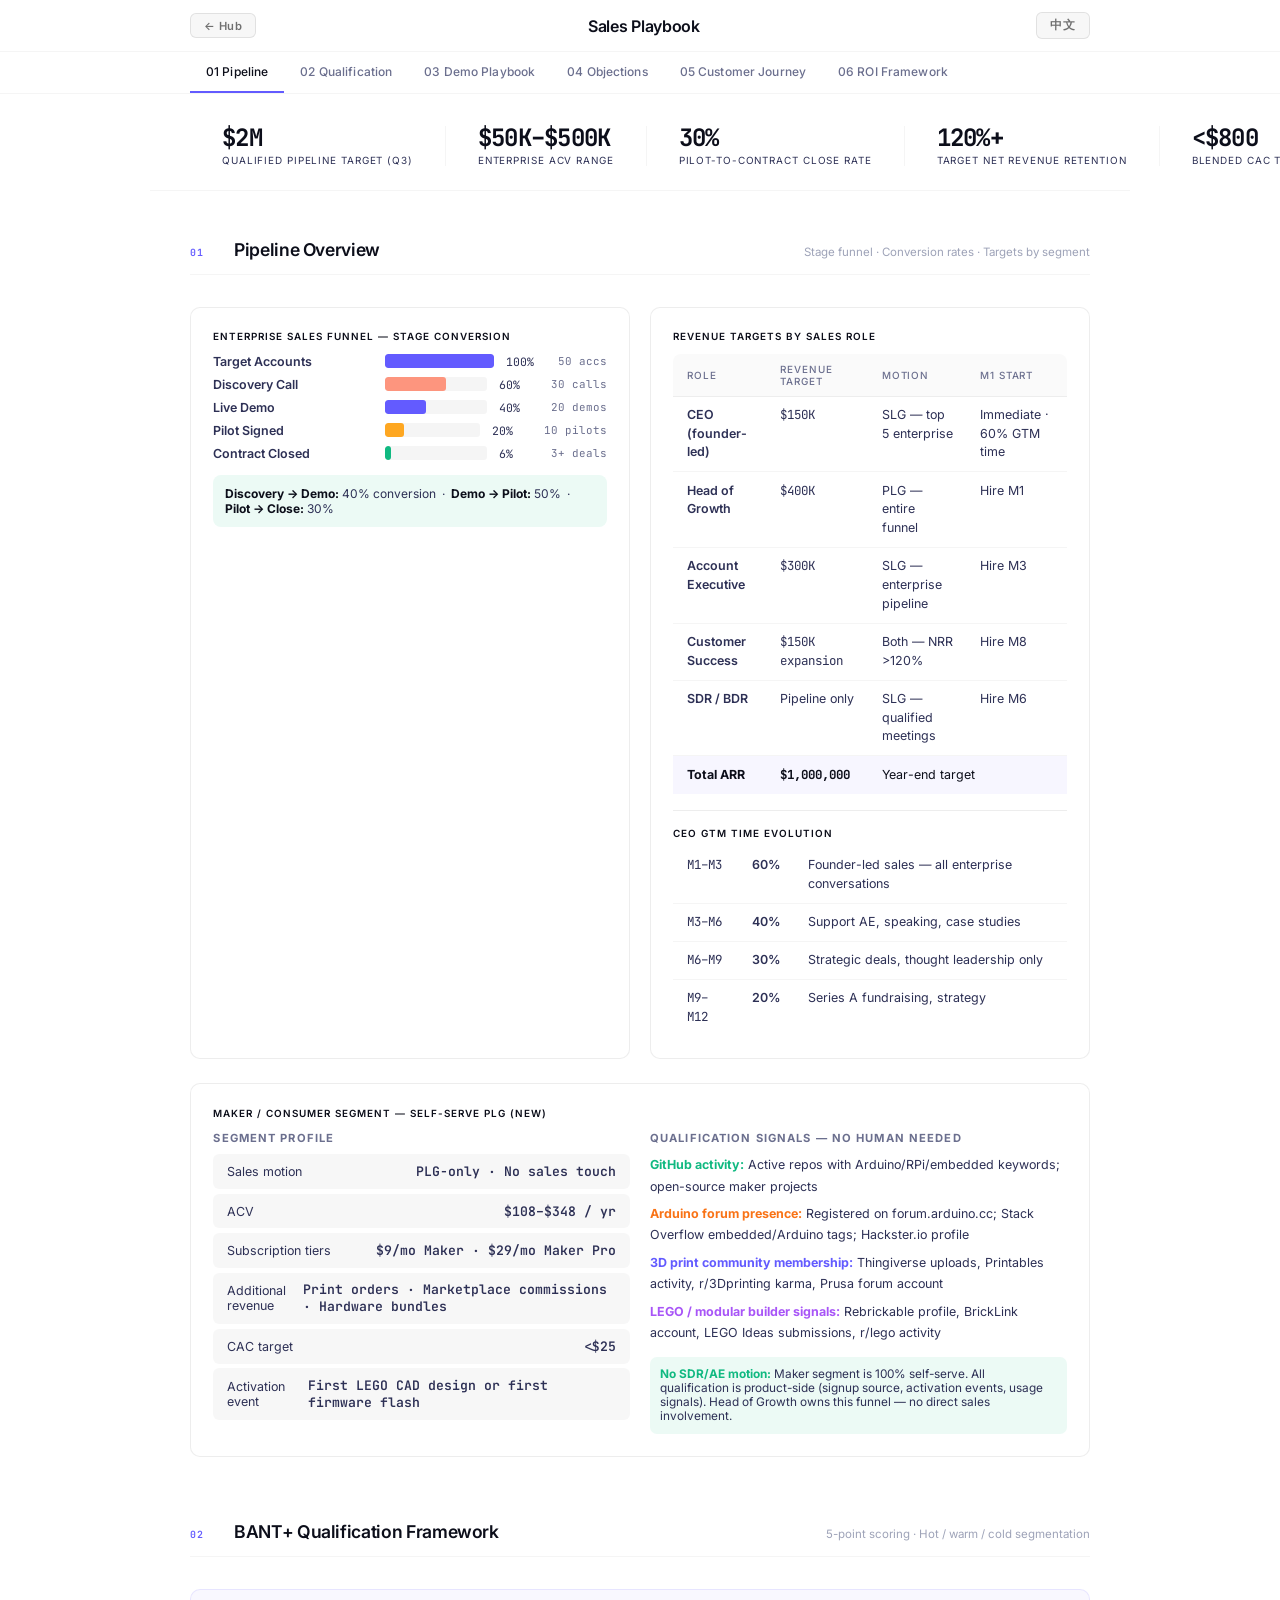
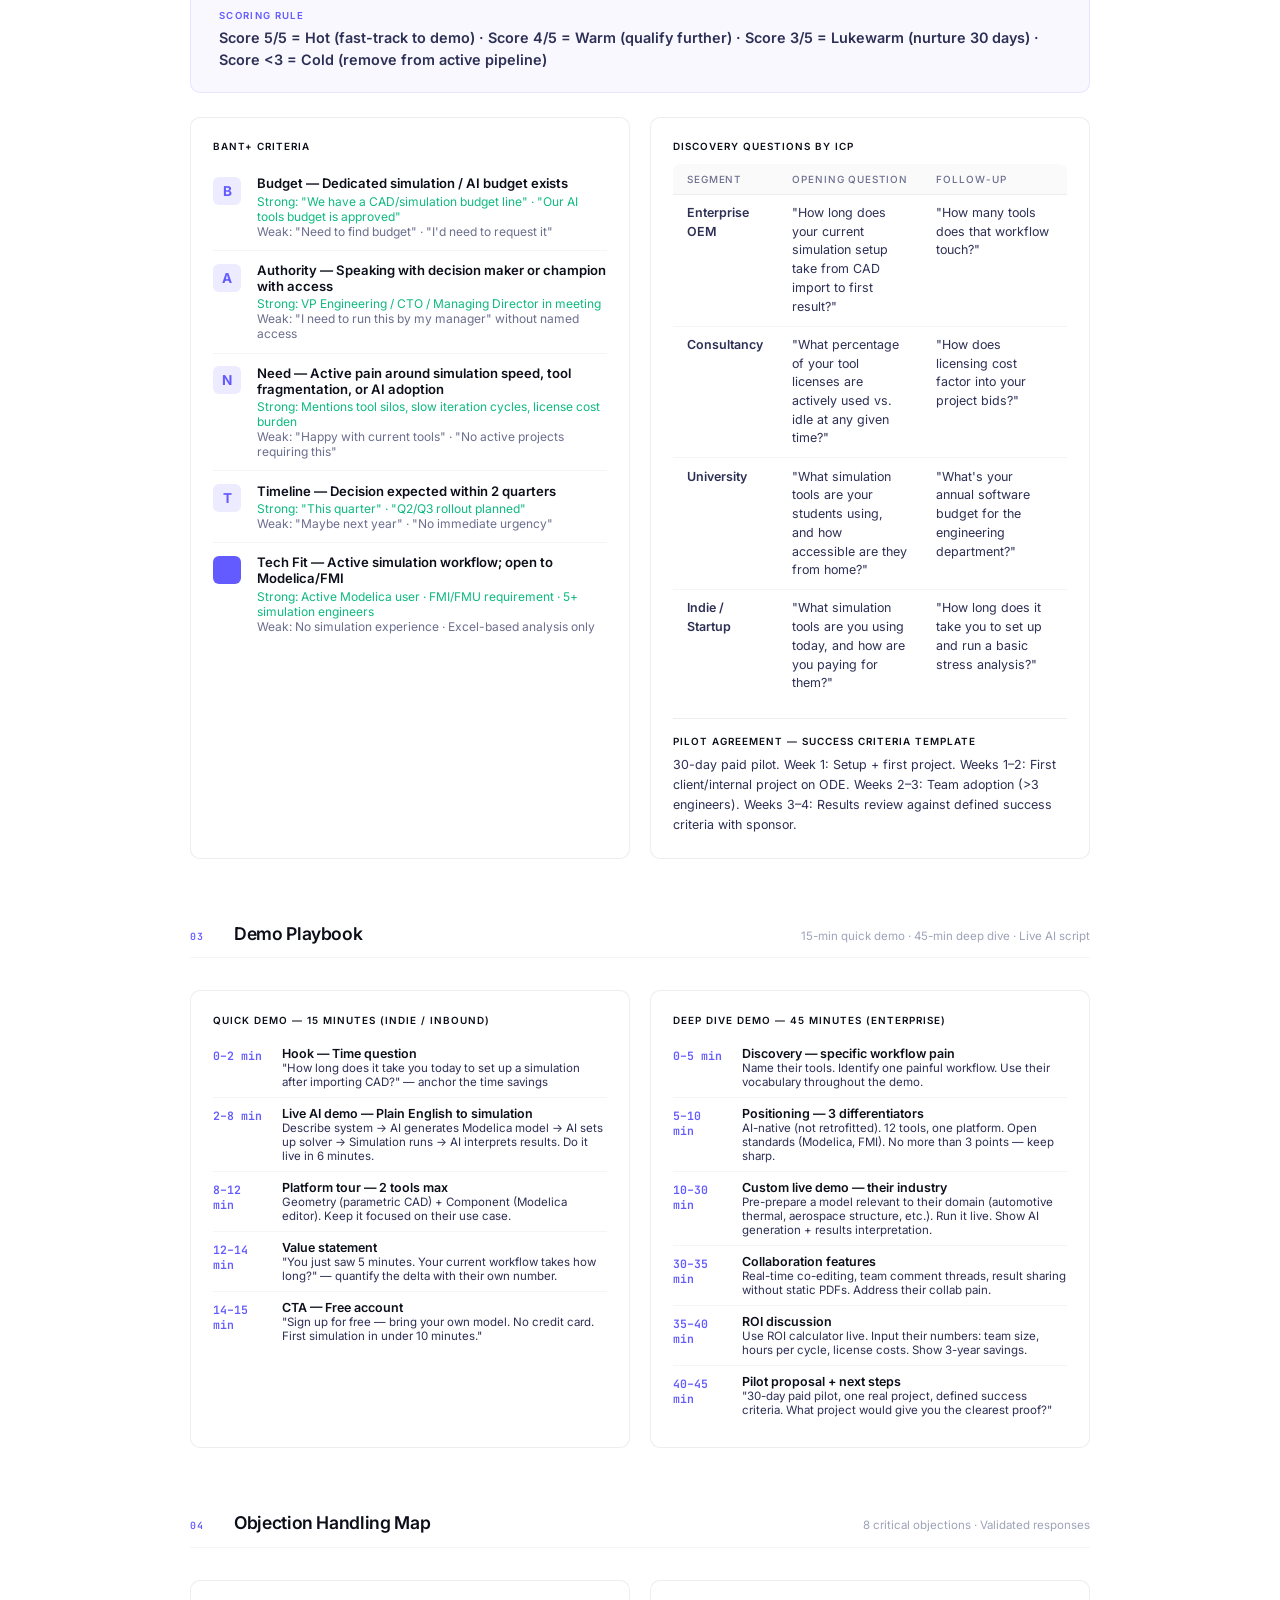
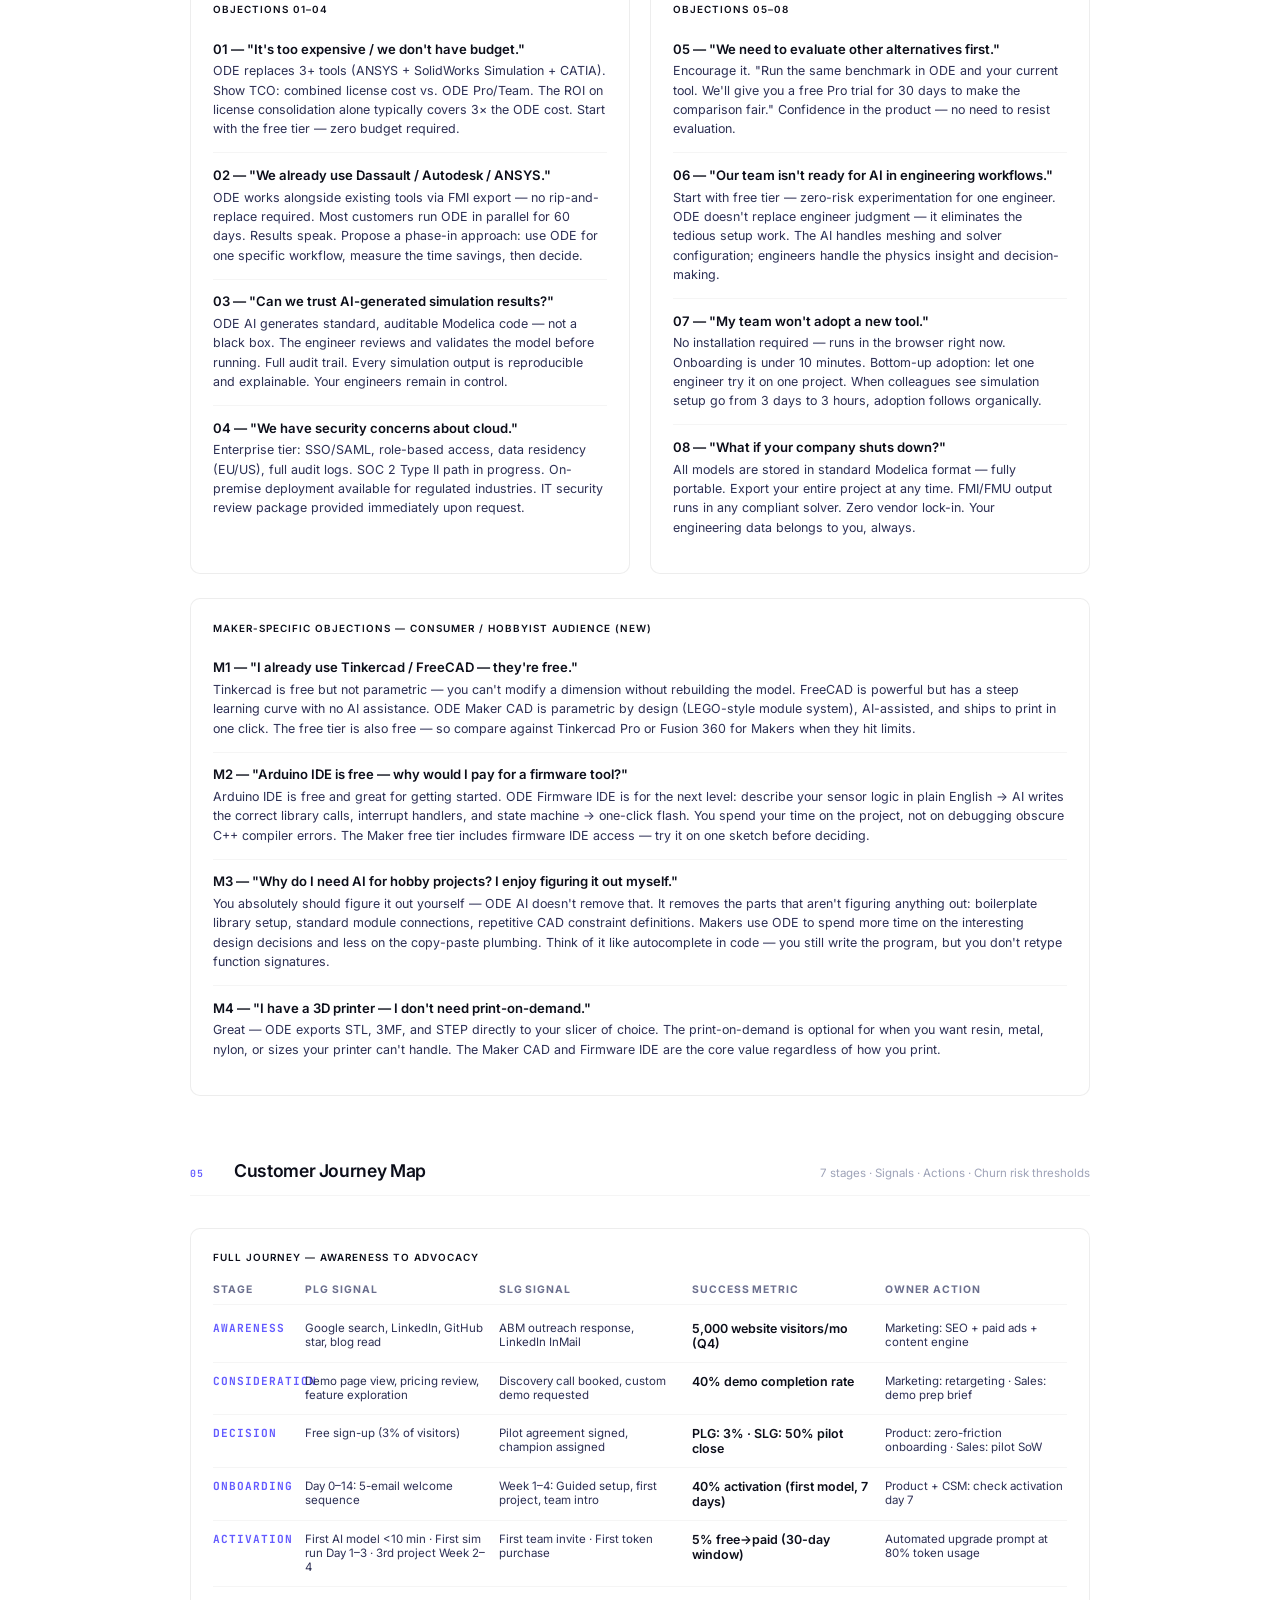
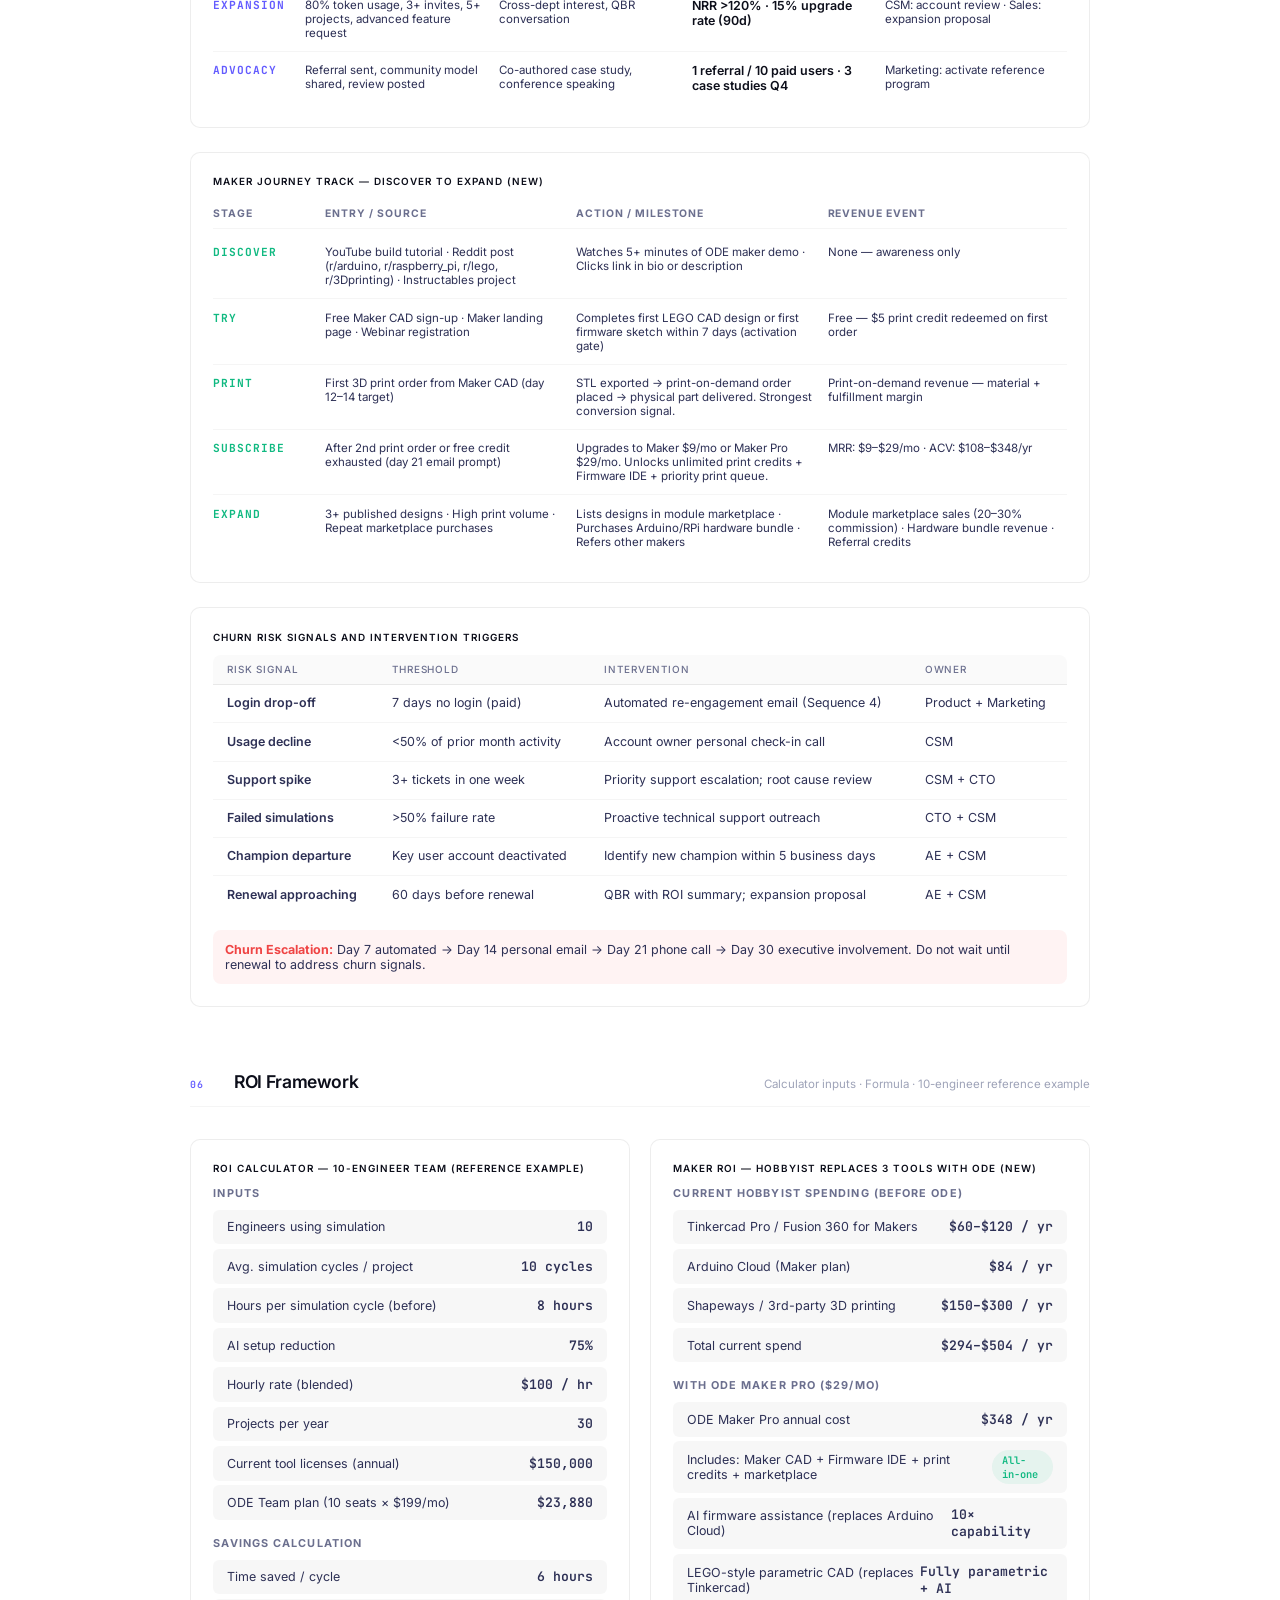
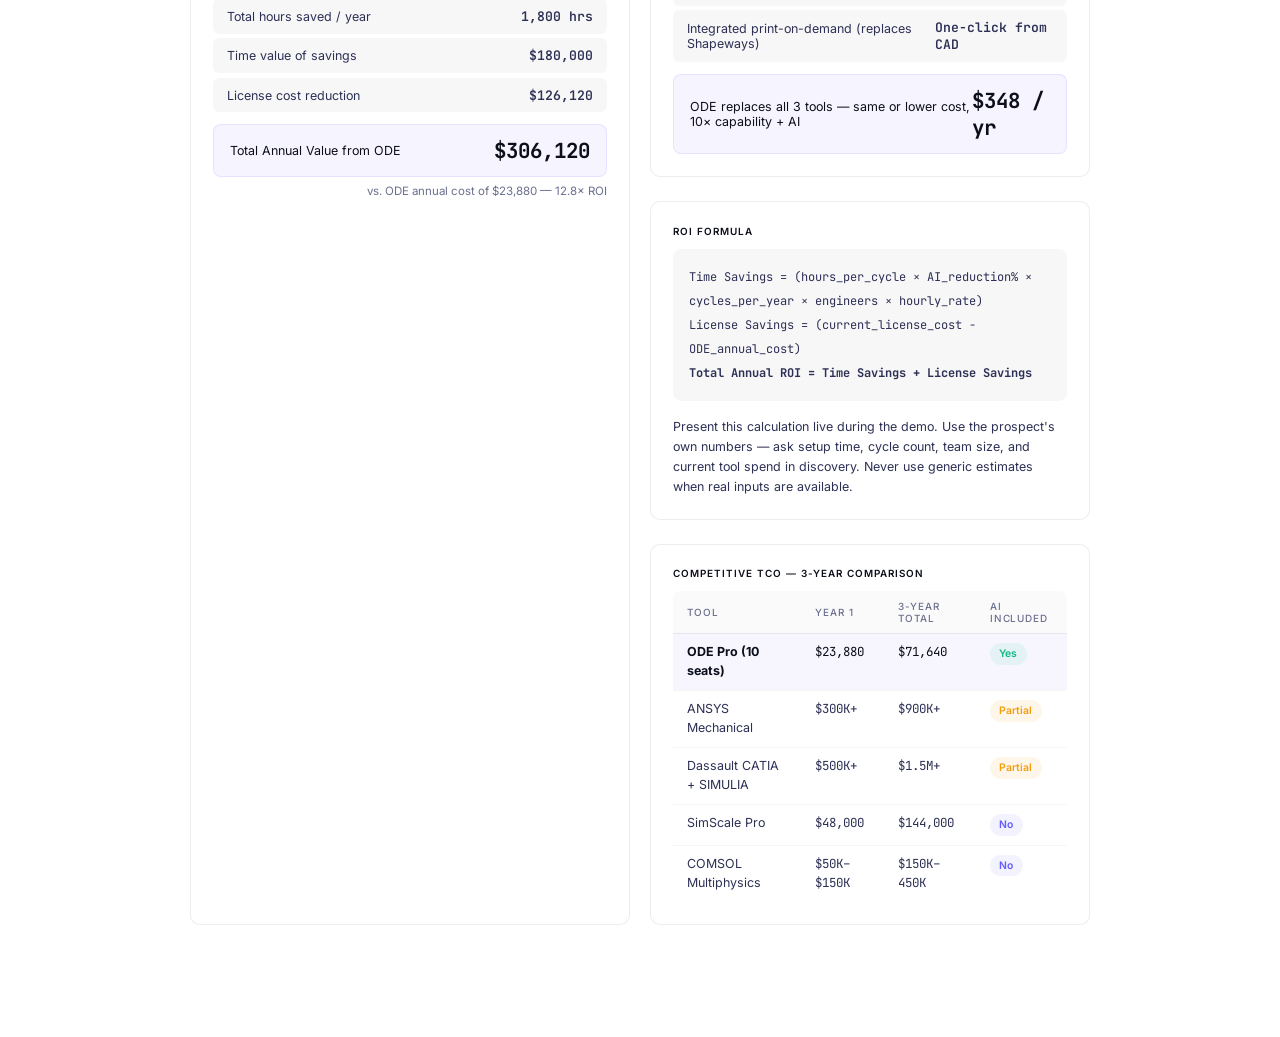
<file: deck/sales-dashboard.html>
<!DOCTYPE html>
<html lang="en">
<head>
<meta charset="UTF-8">
<meta name="viewport" content="width=device-width, initial-scale=1.0">
<title>ODE — Sales Dashboard</title>
<link rel="preconnect" href="https://fonts.googleapis.com">
<link href="https://fonts.googleapis.com/css2?family=Inter:wght@300;400;500;600;700;800&family=JetBrains+Mono:wght@400;500&display=swap" rel="stylesheet">
<style>
@import url("gtm-sales-base.css");
/* BANT scoring */
.bant-row{display:flex;align-items:flex-start;gap:1rem;padding:.7rem 0;border-bottom:1px solid var(--border-s)}
.bant-row:last-child{border-bottom:none}
.bant-letter{width:28px;height:28px;border-radius:6px;background:rgba(99,91,255,0.12);color:var(--accent);display:flex;align-items:center;justify-content:center;font-weight:700;font-size:.85rem;flex-shrink:0;margin-top:.1rem}
.bant-info{flex:1}
.bant-criteria{font-size:.82rem;font-weight:600;color:var(--text);margin-bottom:.15rem}
.bant-strong{font-size:.75rem;color:var(--success)}
.bant-weak{font-size:.75rem;color:var(--text3)}
/* Funnel pipeline */
.pipe-stage{display:flex;align-items:center;gap:.75rem;margin-bottom:.5rem}
.ps-label{min-width:160px;font-size:.78rem;font-weight:600;color:var(--text)}
.ps-bar{flex:1;background:rgba(12,14,26,0.05);border-radius:3px;height:14px;overflow:hidden;position:relative}
.ps-fill{height:100%;border-radius:3px}
.ps-pct{font-family:var(--mono);font-size:.72rem;color:var(--text2);min-width:40px}
.ps-conv{font-family:var(--mono);font-size:.68rem;color:var(--text3);min-width:40px;text-align:right}
/* Objection */
.obj-row{padding:.85rem 0;border-bottom:1px solid var(--border-s)}
.obj-row:last-child{border-bottom:none}
.obj-q{font-size:.82rem;font-weight:600;color:var(--text);margin-bottom:.3rem}
.obj-a{font-size:.78rem;color:var(--text2);line-height:1.55}
/* Journey stage */
.journey-row{display:grid;grid-template-columns:80px 1fr 1fr 1fr;gap:.75rem;padding:.7rem 0;border-bottom:1px solid var(--border-s);align-items:start}
.journey-row:last-child{border-bottom:none}
.jr-stage{font-size:.7rem;font-weight:700;text-transform:uppercase;letter-spacing:.09em;color:var(--accent);font-family:var(--mono)}
.jr-label{font-size:.78rem;font-weight:600;color:var(--text)}
.jr-signal{font-size:.72rem;color:var(--text2)}
.jr-action{font-size:.72rem;color:var(--text3)}
/* ROI calculator display */
.roi-row{display:flex;justify-content:space-between;align-items:center;padding:.55rem .85rem;border-radius:6px;margin-bottom:.3rem;background:rgba(12,14,26,0.03)}
.roi-label{font-size:.78rem;color:var(--text2)}
.roi-val{font-family:var(--mono);font-size:.82rem;font-weight:600;color:var(--text)}
.roi-total{background:rgba(99,91,255,0.12);border:1px solid rgba(99,91,255,0.2);color:var(--text);border-radius:8px;padding:.75rem 1rem;display:flex;justify-content:space-between;align-items:center;margin-top:.75rem}
.roi-t-label{font-size:.78rem;color:var(--text2)}
.roi-t-val{font-family:var(--mono);font-size:1.3rem;font-weight:700;color:var(--text)}
/* Demo script steps */
.demo-step{display:flex;gap:.85rem;padding:.5rem 0;border-bottom:1px solid var(--border-s)}
.demo-step:last-child{border-bottom:none}
.ds-time{font-family:var(--mono);font-size:.72rem;color:var(--accent);min-width:55px;margin-top:.15rem;font-weight:600}
.ds-action{font-size:.78rem;font-weight:600;color:var(--text);flex:1}
.ds-goal{font-size:.72rem;color:var(--text2)}
@media(max-width:900px){.journey-row{grid-template-columns:1fr 1fr !important}}
</style>
<link rel="stylesheet" href="deck-theme.css">
</head>
<body>
<div class="page-header" style="display:flex;align-items:center">
  <a href="index.html" style="padding:.28rem .8rem;background:rgba(12,14,26,.05);color:rgba(12,14,26,.6);border:1px solid rgba(12,14,26,.12);border-radius:6px;font-size:.7rem;font-weight:590;text-decoration:none;letter-spacing:.04em;flex-shrink:0;margin-right:1.25rem;white-space:nowrap;transition:background .18s,color .18s" onmouseover="this.style.background='rgba(12,14,26,.09)';this.style.color='rgba(12,14,26,.9)'" onmouseout="this.style.background='rgba(12,14,26,.05)';this.style.color='rgba(12,14,26,.6)'" data-en="← Hub" data-zh="← 主页">← Hub</a>
  <div>
    <div class="ph-eyebrow">Orthogonal Design Engineering · ODE</div>
    <div class="ph-title" data-en="Sales Playbook" data-zh="销售手册">Sales Playbook</div>
  </div>
  <div class="ph-meta" data-en="April 2026 &nbsp;·&nbsp; Internal Confidential<br>Pipeline · Qualification · Demo · Objections · Journey" data-zh="2026年4月 &nbsp;·&nbsp; 内部保密文件<br>销售管道 · 资质评估 · 演示 · 异议处理 · 客户旅程">April 2026 &nbsp;·&nbsp; Internal Confidential<br>Pipeline · Qualification · Demo · Objections · Journey</div>
  <button id="lang-btn" onclick="toggleLang()" style="padding:.3rem .85rem;background:rgba(12,14,26,.06);color:rgba(12,14,26,.75);border:1px solid rgba(12,14,26,.12);border-radius:6px;font-size:.72rem;font-weight:600;cursor:pointer;font-family:inherit;letter-spacing:.04em;transition:background .2s;flex-shrink:0;align-self:center;margin-left:1.5rem">中文</button>
</div>
<nav class="dash-nav" id="nav">
  <a href="#pipeline" class="nav-item active" data-en="01 Pipeline" data-zh="01 销售管道">01 Pipeline</a>
  <a href="#qualification" class="nav-item" data-en="02 Qualification" data-zh="02 客户资质评估">02 Qualification</a>
  <a href="#demo" class="nav-item" data-en="03 Demo Playbook" data-zh="03 演示手册">03 Demo Playbook</a>
  <a href="#objections" class="nav-item" data-en="04 Objections" data-zh="04 异议处理">04 Objections</a>
  <a href="#journey" class="nav-item" data-en="05 Customer Journey" data-zh="05 客户旅程">05 Customer Journey</a>
  <a href="#roi" class="nav-item" data-en="06 ROI Framework" data-zh="06 ROI框架">06 ROI Framework</a>
</nav>
<div class="stats-bar">
  <div class="stat-cell"><div class="stat-num">$2M</div><div class="stat-lbl" data-en="Qualified pipeline target (Q3)" data-zh="合格管道目标（Q3）">Qualified pipeline target (Q3)</div></div>
  <div class="stat-cell"><div class="stat-num">$50K–$500K</div><div class="stat-lbl" data-en="Enterprise ACV range" data-zh="企业客户合同年价值范围">Enterprise ACV range</div></div>
  <div class="stat-cell"><div class="stat-num">30%</div><div class="stat-lbl" data-en="Pilot-to-contract close rate" data-zh="试点转合同转化率">Pilot-to-contract close rate</div></div>
  <div class="stat-cell"><div class="stat-num">120%+</div><div class="stat-lbl" data-en="Target Net Revenue Retention" data-zh="目标净收入留存率">Target Net Revenue Retention</div></div>
  <div class="stat-cell"><div class="stat-num">&lt;$800</div><div class="stat-lbl" data-en="Blended CAC target" data-zh="综合获客成本目标">Blended CAC target</div></div>
</div>

<main class="dash-main">

  <!-- 01 PIPELINE -->
  <section class="section" id="pipeline">
    <div class="sec-hd">
      <span class="sec-num">01</span>
      <span class="sec-title" data-en="Pipeline Overview" data-zh="销售管道概览">Pipeline Overview</span>
      <span class="sec-sub" data-en="Stage funnel · Conversion rates · Targets by segment" data-zh="阶段漏斗 · 转化率 · 各细分目标">Stage funnel · Conversion rates · Targets by segment</span>
    </div>
    <div class="g2">
      <div class="card">
        <div class="card-title" data-en="Enterprise Sales Funnel — Stage Conversion" data-zh="企业销售漏斗 — 阶段转化">Enterprise Sales Funnel — Stage Conversion</div>
        <div style="margin-top:.75rem">
          <div class="pipe-stage"><div class="ps-label" data-en="Target Accounts" data-zh="目标客户">Target Accounts</div><div class="ps-bar"><div class="ps-fill" style="width:100%;background:var(--accent)"></div></div><div class="ps-pct">100%</div><div class="ps-conv">50 accs</div></div>
          <div class="pipe-stage"><div class="ps-label" data-en="Discovery Call" data-zh="探索通话">Discovery Call</div><div class="ps-bar"><div class="ps-fill" style="width:60%;background:rgba(255,122,93,.78)"></div></div><div class="ps-pct">60%</div><div class="ps-conv">30 calls</div></div>
          <div class="pipe-stage"><div class="ps-label" data-en="Live Demo" data-zh="产品演示">Live Demo</div><div class="ps-bar"><div class="ps-fill" style="width:40%;background:var(--accent)"></div></div><div class="ps-pct">40%</div><div class="ps-conv">20 demos</div></div>
          <div class="pipe-stage"><div class="ps-label" data-en="Pilot Signed" data-zh="试点签约">Pilot Signed</div><div class="ps-bar"><div class="ps-fill" style="width:20%;background:rgba(255,159,10,.9)"></div></div><div class="ps-pct">20%</div><div class="ps-conv">10 pilots</div></div>
          <div class="pipe-stage"><div class="ps-label" data-en="Contract Closed" data-zh="合同签订">Contract Closed</div><div class="ps-bar"><div class="ps-fill" style="width:6%;background:var(--success)"></div></div><div class="ps-pct">6%</div><div class="ps-conv">3+ deals</div></div>
        </div>
        <div style="margin-top:.85rem;padding:.7rem;background:rgba(16,185,129,0.08);border-radius:8px;font-size:.75rem;color:var(--text2)" data-en="<strong style=&quot;color:var(--text)&quot;>Discovery → Demo:</strong> 40% conversion &nbsp;·&nbsp; <strong style=&quot;color:var(--text)&quot;>Demo → Pilot:</strong> 50% &nbsp;·&nbsp; <strong style=&quot;color:var(--text)&quot;>Pilot → Close:</strong> 30%" data-zh="<strong style=&quot;color:var(--text)&quot;>探索→演示：</strong>40%转化 &nbsp;·&nbsp; <strong style=&quot;color:var(--text)&quot;>演示→试点：</strong>50% &nbsp;·&nbsp; <strong style=&quot;color:var(--text)&quot;>试点→签约：</strong>30%">
          <strong style="color:var(--text)">Discovery → Demo:</strong> 40% conversion &nbsp;·&nbsp; <strong style="color:var(--text)">Demo → Pilot:</strong> 50% &nbsp;·&nbsp; <strong style="color:var(--text)">Pilot → Close:</strong> 30%
        </div>
      </div>
      <div class="card">
        <div class="card-title" data-en="Revenue Targets by Sales Role" data-zh="各销售角色营收目标">Revenue Targets by Sales Role</div>
        <table class="tbl" style="margin-top:.25rem">
          <thead><tr><th data-en="Role" data-zh="角色">Role</th><th data-en="Revenue Target" data-zh="营收目标">Revenue Target</th><th data-en="Motion" data-zh="销售模式">Motion</th><th data-en="M1 Start" data-zh="M1启动时间">M1 Start</th></tr></thead>
          <tbody>
            <tr><td style="font-weight:600;color:var(--text)">CEO (founder-led)</td><td style="font-family:var(--mono)">$150K</td><td data-en="SLG — top 5 enterprise" data-zh="SLG — 顶级5家企业">SLG — top 5 enterprise</td><td data-en="Immediate · 60% GTM time" data-zh="立即启动 · 60% GTM时间">Immediate · 60% GTM time</td></tr>
            <tr><td style="font-weight:600;color:var(--text)">Head of Growth</td><td style="font-family:var(--mono)">$400K</td><td data-en="PLG — entire funnel" data-zh="PLG — 全漏斗">PLG — entire funnel</td><td data-en="Hire M1" data-zh="M1招聘">Hire M1</td></tr>
            <tr><td style="font-weight:600;color:var(--text)">Account Executive</td><td style="font-family:var(--mono)">$300K</td><td data-en="SLG — enterprise pipeline" data-zh="SLG — 企业销售管道">SLG — enterprise pipeline</td><td data-en="Hire M3" data-zh="M3招聘">Hire M3</td></tr>
            <tr><td style="font-weight:600;color:var(--text)">Customer Success</td><td style="font-family:var(--mono)">$150K expansion</td><td data-en="Both — NRR &gt;120%" data-zh="双路径 — NRR &gt;120%">Both — NRR &gt;120%</td><td data-en="Hire M8" data-zh="M8招聘">Hire M8</td></tr>
            <tr><td style="font-weight:600;color:var(--text)">SDR / BDR</td><td data-en="Pipeline only" data-zh="仅管道建设">Pipeline only</td><td data-en="SLG — qualified meetings" data-zh="SLG — 合格会议">SLG — qualified meetings</td><td data-en="Hire M6" data-zh="M6招聘">Hire M6</td></tr>
            <tr class="hl"><td><strong data-en="Total ARR" data-zh="总年度经常性收入">Total ARR</strong></td><td style="font-family:var(--mono);font-weight:700">$1,000,000</td><td colspan="2" data-en="Year-end target" data-zh="年末目标">Year-end target</td></tr>
          </tbody>
        </table>
        <div style="margin-top:1rem;padding-top:1rem;border-top:1px solid var(--border)">
          <div class="card-title" style="margin-bottom:.5rem" data-en="CEO GTM Time Evolution" data-zh="CEO GTM时间分配演变">CEO GTM Time Evolution</div>
          <table class="tbl">
            <tbody>
              <tr><td style="font-family:var(--mono);color:var(--accent)">M1–M3</td><td style="font-weight:600;color:var(--text)">60%</td><td style="color:var(--text2)" data-en="Founder-led sales — all enterprise conversations" data-zh="创始人主导销售 — 负责所有企业对话">Founder-led sales — all enterprise conversations</td></tr>
              <tr><td style="font-family:var(--mono);color:var(--accent)">M3–M6</td><td style="font-weight:600;color:var(--text)">40%</td><td style="color:var(--text2)" data-en="Support AE, speaking, case studies" data-zh="支持客户经理、演讲、案例研究">Support AE, speaking, case studies</td></tr>
              <tr><td style="font-family:var(--mono);color:var(--accent)">M6–M9</td><td style="font-weight:600;color:var(--text)">30%</td><td style="color:var(--text2)" data-en="Strategic deals, thought leadership only" data-zh="战略性交易、思想领导力">Strategic deals, thought leadership only</td></tr>
              <tr><td style="font-family:var(--mono);color:var(--accent)">M9–M12</td><td style="font-weight:600;color:var(--text)">20%</td><td style="color:var(--text2)" data-en="Series A fundraising, strategy" data-zh="A轮融资、战略规划">Series A fundraising, strategy</td></tr>
            </tbody>
          </table>
        </div>
      </div>
    </div>
    <div class="card" style="margin-top:1.5rem;border:1px solid rgba(16,185,129,0.25)">
      <div class="card-title" style="color:var(--success)" data-en="Maker / Consumer Segment — Self-Serve PLG (New)" data-zh="创客 / 消费者细分 — 自助PLG（新增）">Maker / Consumer Segment — Self-Serve PLG (New)</div>
      <div class="g2" style="margin-top:.75rem">
        <div>
          <div style="font-size:.7rem;font-weight:700;text-transform:uppercase;letter-spacing:.1em;color:var(--text3);margin-bottom:.6rem" data-en="Segment Profile" data-zh="细分画像">Segment Profile</div>
          <div class="roi-row"><div class="roi-label" data-en="Sales motion" data-zh="销售模式">Sales motion</div><div class="roi-val" style="color:var(--success)" data-en="PLG-only · No sales touch" data-zh="纯PLG · 无人工销售介入">PLG-only · No sales touch</div></div>
          <div class="roi-row"><div class="roi-label" data-en="ACV" data-zh="年合同价值">ACV</div><div class="roi-val">$108–$348 / yr</div></div>
          <div class="roi-row"><div class="roi-label" data-en="Subscription tiers" data-zh="订阅层级">Subscription tiers</div><div class="roi-val" data-en="$9/mo Maker · $29/mo Maker Pro" data-zh="$9/月创客版 · $29/月创客Pro版">$9/mo Maker · $29/mo Maker Pro</div></div>
          <div class="roi-row"><div class="roi-label" data-en="Additional revenue" data-zh="额外收入">Additional revenue</div><div class="roi-val" data-en="Print orders · Marketplace commissions · Hardware bundles" data-zh="打印订单 · 市场佣金 · 硬件套装">Print orders · Marketplace commissions · Hardware bundles</div></div>
          <div class="roi-row"><div class="roi-label" data-en="CAC target" data-zh="获客成本目标">CAC target</div><div class="roi-val">&lt;$25</div></div>
          <div class="roi-row"><div class="roi-label" data-en="Activation event" data-zh="激活事件">Activation event</div><div class="roi-val" data-en="First LEGO CAD design or first firmware flash" data-zh="首个乐高CAD设计或首次固件刷写">First LEGO CAD design or first firmware flash</div></div>
        </div>
        <div>
          <div style="font-size:.7rem;font-weight:700;text-transform:uppercase;letter-spacing:.1em;color:var(--text3);margin-bottom:.6rem" data-en="Qualification Signals — No Human Needed" data-zh="资质信号 — 无需人工介入">Qualification Signals — No Human Needed</div>
          <div style="font-size:.78rem;color:var(--text2);line-height:1.7;display:flex;flex-direction:column;gap:.4rem">
            <div><span style="color:var(--success);font-weight:700" data-en="GitHub activity:" data-zh="GitHub活动：">GitHub activity:</span> <span data-en="Active repos with Arduino/RPi/embedded keywords; open-source maker projects" data-zh="含Arduino/RPi/嵌入式关键词的活跃代码仓库；开源创客项目">Active repos with Arduino/RPi/embedded keywords; open-source maker projects</span></div>
            <div><span style="color:#f97316;font-weight:700" data-en="Arduino forum presence:" data-zh="Arduino论坛活跃度：">Arduino forum presence:</span> <span data-en="Registered on forum.arduino.cc; Stack Overflow embedded/Arduino tags; Hackster.io profile" data-zh="在forum.arduino.cc注册；Stack Overflow嵌入式/Arduino标签；Hackster.io个人资料">Registered on forum.arduino.cc; Stack Overflow embedded/Arduino tags; Hackster.io profile</span></div>
            <div><span style="color:var(--accent);font-weight:700" data-en="3D print community membership:" data-zh="3D打印社区成员：">3D print community membership:</span> <span data-en="Thingiverse uploads, Printables activity, r/3Dprinting karma, Prusa forum account" data-zh="Thingiverse上传记录、Printables活跃度、r/3Dprinting积分、Prusa论坛账户">Thingiverse uploads, Printables activity, r/3Dprinting karma, Prusa forum account</span></div>
            <div><span style="color:#a855f7;font-weight:700" data-en="LEGO / modular builder signals:" data-zh="乐高/模块化构建者信号：">LEGO / modular builder signals:</span> <span data-en="Rebrickable profile, BrickLink account, LEGO Ideas submissions, r/lego activity" data-zh="Rebrickable个人资料、BrickLink账户、LEGO Ideas投稿、r/lego活动">Rebrickable profile, BrickLink account, LEGO Ideas submissions, r/lego activity</span></div>
          </div>
          <div style="margin-top:.85rem;padding:.65rem;background:rgba(16,185,129,0.08);border-radius:7px;font-size:.74rem;color:var(--text2)" data-en="<strong style=&quot;color:var(--success)&quot;>No SDR/AE motion:</strong> Maker segment is 100% self-serve. All qualification is product-side (signup source, activation events, usage signals). Head of Growth owns this funnel — no direct sales involvement." data-zh="<strong style=&quot;color:var(--success)&quot;>无SDR/AE销售动作：</strong>创客细分100%自助服务。所有资质评估在产品侧完成（注册来源、激活事件、使用信号）。增长负责人拥有此漏斗 — 无直接销售介入。">
            <strong style="color:var(--success)">No SDR/AE motion:</strong> Maker segment is 100% self-serve. All qualification is product-side (signup source, activation events, usage signals). Head of Growth owns this funnel — no direct sales involvement.
          </div>
        </div>
      </div>
    </div>
  </section>

  <!-- 02 QUALIFICATION -->
  <section class="section" id="qualification">
    <div class="sec-hd">
      <span class="sec-num">02</span>
      <span class="sec-title" data-en="BANT+ Qualification Framework" data-zh="BANT+客户资质评估框架">BANT+ Qualification Framework</span>
      <span class="sec-sub" data-en="5-point scoring · Hot / warm / cold segmentation" data-zh="5维度评分 · 热/温/冷客户分级">5-point scoring · Hot / warm / cold segmentation</span>
    </div>
    <div class="insight">
      <div class="ins-label" data-en="Scoring Rule" data-zh="评分规则">Scoring Rule</div>
      <div class="ins-text" data-en="Score 5/5 = Hot (fast-track to demo) · Score 4/5 = Warm (qualify further) · Score 3/5 = Lukewarm (nurture 30 days) · Score &lt;3 = Cold (remove from active pipeline)" data-zh="5分满分 = 热门客户（快速推进演示）· 4分 = 温热客户（进一步挖掘）· 3分 = 温和客户（30天培育）· 低于3分 = 冷客户（移出活跃管道）">Score 5/5 = Hot (fast-track to demo) · Score 4/5 = Warm (qualify further) · Score 3/5 = Lukewarm (nurture 30 days) · Score &lt;3 = Cold (remove from active pipeline)</div>
    </div>
    <div class="g2">
      <div class="card">
        <div class="card-title" data-en="BANT+ Criteria" data-zh="BANT+评估标准">BANT+ Criteria</div>
        <div style="margin-top:.25rem">
          <div class="bant-row">
            <div class="bant-letter">B</div>
            <div class="bant-info">
              <div class="bant-criteria" data-en="Budget — Dedicated simulation / AI budget exists" data-zh="预算 — 存在专项仿真/AI预算">Budget — Dedicated simulation / AI budget exists</div>
              <div class="bant-strong"><span data-en='Strong:' data-zh='强信号：'>Strong:</span> "We have a CAD/simulation budget line" · "Our AI tools budget is approved"</div>
              <div class="bant-weak"><span data-en='Weak:' data-zh='弱信号：'>Weak:</span> "Need to find budget" · "I'd need to request it"</div>
            </div>
          </div>
          <div class="bant-row">
            <div class="bant-letter">A</div>
            <div class="bant-info">
              <div class="bant-criteria" data-en="Authority — Speaking with decision maker or champion with access" data-zh="权限 — 与决策者或有授权的内部推动者对话">Authority — Speaking with decision maker or champion with access</div>
              <div class="bant-strong"><span data-en='Strong:' data-zh='强信号：'>Strong:</span> VP Engineering / CTO / Managing Director in meeting</div>
              <div class="bant-weak"><span data-en='Weak:' data-zh='弱信号：'>Weak:</span> "I need to run this by my manager" without named access</div>
            </div>
          </div>
          <div class="bant-row">
            <div class="bant-letter">N</div>
            <div class="bant-info">
              <div class="bant-criteria" data-en="Need — Active pain around simulation speed, tool fragmentation, or AI adoption" data-zh="需求 — 在仿真速度、工具碎片化或AI采用方面存在明确痛点">Need — Active pain around simulation speed, tool fragmentation, or AI adoption</div>
              <div class="bant-strong"><span data-en='Strong:' data-zh='强信号：'>Strong:</span> Mentions tool silos, slow iteration cycles, license cost burden</div>
              <div class="bant-weak"><span data-en='Weak:' data-zh='弱信号：'>Weak:</span> "Happy with current tools" · "No active projects requiring this"</div>
            </div>
          </div>
          <div class="bant-row">
            <div class="bant-letter">T</div>
            <div class="bant-info">
              <div class="bant-criteria" data-en="Timeline — Decision expected within 2 quarters" data-zh="时间线 — 预期在2个季度内做出决策">Timeline — Decision expected within 2 quarters</div>
              <div class="bant-strong"><span data-en='Strong:' data-zh='强信号：'>Strong:</span> "This quarter" · "Q2/Q3 rollout planned"</div>
              <div class="bant-weak"><span data-en='Weak:' data-zh='弱信号：'>Weak:</span> "Maybe next year" · "No immediate urgency"</div>
            </div>
          </div>
          <div class="bant-row">
            <div class="bant-letter" style="background:var(--accent)">+</div>
            <div class="bant-info">
              <div class="bant-criteria" data-en="Tech Fit — Active simulation workflow; open to Modelica/FMI" data-zh="技术匹配 — 有活跃的仿真工作流；对Modelica/FMI开放">Tech Fit — Active simulation workflow; open to Modelica/FMI</div>
              <div class="bant-strong"><span data-en='Strong:' data-zh='强信号：'>Strong:</span> Active Modelica user · FMI/FMU requirement · 5+ simulation engineers</div>
              <div class="bant-weak"><span data-en='Weak:' data-zh='弱信号：'>Weak:</span> No simulation experience · Excel-based analysis only</div>
            </div>
          </div>
        </div>
      </div>
      <div class="card">
        <div class="card-title" data-en="Discovery Questions by ICP" data-zh="各ICP探索问题">Discovery Questions by ICP</div>
        <table class="tbl" style="margin-top:.25rem">
          <thead><tr><th data-en="Segment" data-zh="客户分类">Segment</th><th data-en="Opening Question" data-zh="开场问题">Opening Question</th><th data-en="Follow-up" data-zh="跟进问题">Follow-up</th></tr></thead>
          <tbody>
            <tr>
              <td style="font-weight:600;color:var(--text)">Enterprise OEM</td>
              <td data-en='"How long does your current simulation setup take from CAD import to first result?"' data-zh='"从CAD导入到第一个结果，您当前的仿真设置需要多长时间？"'>"How long does your current simulation setup take from CAD import to first result?"</td>
              <td data-en='"How many tools does that workflow touch?"' data-zh='"这个工作流涉及多少个工具？"'>"How many tools does that workflow touch?"</td>
            </tr>
            <tr>
              <td style="font-weight:600;color:var(--text)">Consultancy</td>
              <td data-en='"What percentage of your tool licenses are actively used vs. idle at any given time?"' data-zh='"在任意时间点，您的工具许可证中有多少比例在活跃使用，多少处于闲置？"'>"What percentage of your tool licenses are actively used vs. idle at any given time?"</td>
              <td data-en='"How does licensing cost factor into your project bids?"' data-zh='"许可费用如何影响您的项目报价？"'>"How does licensing cost factor into your project bids?"</td>
            </tr>
            <tr>
              <td style="font-weight:600;color:var(--text)">University</td>
              <td data-en='"What simulation tools are your students using, and how accessible are they from home?"' data-zh='"您的学生在使用哪些仿真工具，他们在家能方便地访问这些工具吗？"'>"What simulation tools are your students using, and how accessible are they from home?"</td>
              <td data-en='"What\'s your annual software budget for the engineering department?"' data-zh='"工程系的年度软件预算是多少？"'>"What's your annual software budget for the engineering department?"</td>
            </tr>
            <tr>
              <td style="font-weight:600;color:var(--text)">Indie / Startup</td>
              <td data-en='"What simulation tools are you using today, and how are you paying for them?"' data-zh='"您目前在使用哪些仿真工具，如何支付费用？"'>"What simulation tools are you using today, and how are you paying for them?"</td>
              <td data-en='"How long does it take you to set up and run a basic stress analysis?"' data-zh='"设置并运行一个基本的应力分析需要多长时间？"'>"How long does it take you to set up and run a basic stress analysis?"</td>
            </tr>
          </tbody>
        </table>
        <div style="margin-top:1rem;padding-top:1rem;border-top:1px solid var(--border)">
          <div class="card-title" style="margin-bottom:.5rem" data-en="Pilot Agreement — Success Criteria Template" data-zh="试点协议 — 成功标准模板">Pilot Agreement — Success Criteria Template</div>
          <div style="font-size:.78rem;color:var(--text2);line-height:1.6" data-en="30-day paid pilot. Week 1: Setup + first project. Weeks 1–2: First client/internal project on ODE. Weeks 2–3: Team adoption (&gt;3 engineers). Weeks 3–4: Results review against defined success criteria with sponsor." data-zh="30天付费试点。第1周：部署+首个项目。第1-2周：在ODE上完成首个客户/内部项目。第2-3周：团队采用（&gt;3名工程师）。第3-4周：与赞助人一起按既定成功标准进行结果评审。">
            30-day paid pilot. Week 1: Setup + first project. Weeks 1–2: First client/internal project on ODE. Weeks 2–3: Team adoption (&gt;3 engineers). Weeks 3–4: Results review against defined success criteria with sponsor.
          </div>
        </div>
      </div>
    </div>
  </section>

  <!-- 03 DEMO PLAYBOOK -->
  <section class="section" id="demo">
    <div class="sec-hd">
      <span class="sec-num">03</span>
      <span class="sec-title" data-en="Demo Playbook" data-zh="演示手册">Demo Playbook</span>
      <span class="sec-sub" data-en="15-min quick demo · 45-min deep dive · Live AI script" data-zh="15分钟快速演示 · 45分钟深度演示 · 实时AI脚本">15-min quick demo · 45-min deep dive · Live AI script</span>
    </div>
    <div class="g2">
      <div class="card">
        <div class="card-title" data-en="Quick Demo — 15 Minutes (Indie / Inbound)" data-zh="快速演示 — 15分钟（独立工程师 / 入站）">Quick Demo — 15 Minutes (Indie / Inbound)</div>
        <div style="margin-top:.25rem">
          <div class="demo-step">
            <div class="ds-time">0–2 min</div>
            <div>
              <div class="ds-action" data-en="Hook — Time question" data-zh="钩子 — 时间问题">Hook — Time question</div>
              <div class="ds-goal" data-en='"How long does it take you today to set up a simulation after importing CAD?" — anchor the time savings' data-zh='"从导入CAD到完成仿真设置，您目前需要多长时间？" — 锚定时间节省的价值'>"How long does it take you today to set up a simulation after importing CAD?" — anchor the time savings</div>
            </div>
          </div>
          <div class="demo-step">
            <div class="ds-time">2–8 min</div>
            <div>
              <div class="ds-action" data-en="Live AI demo — Plain English to simulation" data-zh="实时AI演示 — 自然语言到仿真">Live AI demo — Plain English to simulation</div>
              <div class="ds-goal" data-en="Describe system → AI generates Modelica model → AI sets up solver → Simulation runs → AI interprets results. Do it live in 6 minutes." data-zh="描述系统 → AI生成Modelica模型 → AI设置求解器 → 仿真运行 → AI解读结果。6分钟内现场完成。">Describe system → AI generates Modelica model → AI sets up solver → Simulation runs → AI interprets results. Do it live in 6 minutes.</div>
            </div>
          </div>
          <div class="demo-step">
            <div class="ds-time">8–12 min</div>
            <div>
              <div class="ds-action" data-en="Platform tour — 2 tools max" data-zh="平台导览 — 最多2个工具">Platform tour — 2 tools max</div>
              <div class="ds-goal" data-en="Geometry (parametric CAD) + Component (Modelica editor). Keep it focused on their use case." data-zh="Geometry（参数化CAD）+ Component（Modelica编辑器）。聚焦他们的应用场景。">Geometry (parametric CAD) + Component (Modelica editor). Keep it focused on their use case.</div>
            </div>
          </div>
          <div class="demo-step">
            <div class="ds-time">12–14 min</div>
            <div>
              <div class="ds-action" data-en="Value statement" data-zh="价值陈述">Value statement</div>
              <div class="ds-goal" data-en='"You just saw 5 minutes. Your current workflow takes how long?" — quantify the delta with their own number.' data-zh='「你刚刚看到的是5分钟。你现在的流程需要多长时间？」 — 用他们自己的数字量化差距。'>"You just saw 5 minutes. Your current workflow takes how long?" — quantify the delta with their own number.</div>
            </div>
          </div>
          <div class="demo-step">
            <div class="ds-time">14–15 min</div>
            <div>
              <div class="ds-action" data-en="CTA — Free account" data-zh="行动号召 — 免费账户">CTA — Free account</div>
              <div class="ds-goal" data-en='"Sign up for free — bring your own model. No credit card. First simulation in under 10 minutes."' data-zh='"免费注册 — 带上你自己的模型。无需信用卡。10分钟内完成首次仿真。"'>"Sign up for free — bring your own model. No credit card. First simulation in under 10 minutes."</div>
            </div>
          </div>
        </div>
      </div>
      <div class="card">
        <div class="card-title" data-en="Deep Dive Demo — 45 Minutes (Enterprise)" data-zh="深度演示 — 45分钟（企业客户）">Deep Dive Demo — 45 Minutes (Enterprise)</div>
        <div style="margin-top:.25rem">
          <div class="demo-step">
            <div class="ds-time">0–5 min</div>
            <div>
              <div class="ds-action" data-en="Discovery — specific workflow pain" data-zh="探索 — 具体工作流痛点">Discovery — specific workflow pain</div>
              <div class="ds-goal" data-en="Name their tools. Identify one painful workflow. Use their vocabulary throughout the demo." data-zh="了解他们的工具。找出一个痛点工作流。整个演示过程中使用他们的语言。">Name their tools. Identify one painful workflow. Use their vocabulary throughout the demo.</div>
            </div>
          </div>
          <div class="demo-step">
            <div class="ds-time">5–10 min</div>
            <div>
              <div class="ds-action" data-en="Positioning — 3 differentiators" data-zh="定位 — 3大差异化优势">Positioning — 3 differentiators</div>
              <div class="ds-goal" data-en="AI-native (not retrofitted). 12 tools, one platform. Open standards (Modelica, FMI). No more than 3 points — keep sharp." data-zh="AI原生（非改造而来）。12个工具，一个平台。开放标准（Modelica, FMI）。不超过3个要点 — 保持清晰。">AI-native (not retrofitted). 12 tools, one platform. Open standards (Modelica, FMI). No more than 3 points — keep sharp.</div>
            </div>
          </div>
          <div class="demo-step">
            <div class="ds-time">10–30 min</div>
            <div>
              <div class="ds-action" data-en="Custom live demo — their industry" data-zh="定制实时演示 — 针对其行业">Custom live demo — their industry</div>
              <div class="ds-goal" data-en="Pre-prepare a model relevant to their domain (automotive thermal, aerospace structure, etc.). Run it live. Show AI generation + results interpretation." data-zh="预先准备与其领域相关的模型（汽车热力、航空结构等）。实时运行。展示AI生成 + 结果解读。">Pre-prepare a model relevant to their domain (automotive thermal, aerospace structure, etc.). Run it live. Show AI generation + results interpretation.</div>
            </div>
          </div>
          <div class="demo-step">
            <div class="ds-time">30–35 min</div>
            <div>
              <div class="ds-action" data-en="Collaboration features" data-zh="协作功能">Collaboration features</div>
              <div class="ds-goal" data-en="Real-time co-editing, team comment threads, result sharing without static PDFs. Address their collab pain." data-zh="实时协同编辑、团队评论线程、无需静态PDF的结果共享。解决他们的协作痛点。">Real-time co-editing, team comment threads, result sharing without static PDFs. Address their collab pain.</div>
            </div>
          </div>
          <div class="demo-step">
            <div class="ds-time">35–40 min</div>
            <div>
              <div class="ds-action" data-en="ROI discussion" data-zh="ROI讨论">ROI discussion</div>
              <div class="ds-goal" data-en="Use ROI calculator live. Input their numbers: team size, hours per cycle, license costs. Show 3-year savings." data-zh="实时使用ROI计算器。输入他们的数据：团队规模、每周期工时、许可费用。展示3年节省。">Use ROI calculator live. Input their numbers: team size, hours per cycle, license costs. Show 3-year savings.</div>
            </div>
          </div>
          <div class="demo-step">
            <div class="ds-time">40–45 min</div>
            <div>
              <div class="ds-action" data-en="Pilot proposal + next steps" data-zh="试点提案 + 后续步骤">Pilot proposal + next steps</div>
              <div class="ds-goal" data-en='"30-day paid pilot, one real project, defined success criteria. What project would give you the clearest proof?"' data-zh='"30天付费试点，一个真实项目，明确成功标准。哪个项目能给您最清晰的验证？"'>"30-day paid pilot, one real project, defined success criteria. What project would give you the clearest proof?"</div>
            </div>
          </div>
        </div>
      </div>
    </div>
  </section>

  <!-- 04 OBJECTIONS -->
  <section class="section" id="objections">
    <div class="sec-hd">
      <span class="sec-num">04</span>
      <span class="sec-title" data-en="Objection Handling Map" data-zh="异议处理图谱">Objection Handling Map</span>
      <span class="sec-sub" data-en="8 critical objections · Validated responses" data-zh="8大关键异议 · 经过验证的回应">8 critical objections · Validated responses</span>
    </div>
    <div class="g2">
      <div class="card">
        <div class="card-title" data-en="Objections 01–04" data-zh="异议 01–04">Objections 01–04</div>
        <div>
          <div class="obj-row">
            <div class="obj-q" data-en='01 — "It&apos;s too expensive / we don&apos;t have budget."' data-zh='01 — 「价格太贵了 / 我们没有预算。」'>01 — "It's too expensive / we don't have budget."</div>
            <div class="obj-a" data-en="ODE replaces 3+ tools (ANSYS + SolidWorks Simulation + CATIA). Show TCO: combined license cost vs. ODE Pro/Team. The ROI on license consolidation alone typically covers 3× the ODE cost. Start with the free tier — zero budget required." data-zh="ODE可替代3款以上工具（ANSYS + SolidWorks Simulation + CATIA）。展示TCO：合并许可费用 vs. ODE Pro/Team。仅许可整合的ROI通常就能覆盖ODE费用的3倍。从免费套餐开始 — 零预算门槛。">ODE replaces 3+ tools (ANSYS + SolidWorks Simulation + CATIA). Show TCO: combined license cost vs. ODE Pro/Team. The ROI on license consolidation alone typically covers 3× the ODE cost. Start with the free tier — zero budget required.</div>
          </div>
          <div class="obj-row">
            <div class="obj-q" data-en='02 — "We already use Dassault / Autodesk / ANSYS."' data-zh='02 — 「我们已经在用达索 / Autodesk / ANSYS了。」'>02 — "We already use Dassault / Autodesk / ANSYS."</div>
            <div class="obj-a" data-en="ODE works alongside existing tools via FMI export — no rip-and-replace required. Most customers run ODE in parallel for 60 days. Results speak. Propose a phase-in approach: use ODE for one specific workflow, measure the time savings, then decide." data-zh="ODE通过FMI导出与现有工具并行运作 — 无需彻底替换。大多数客户并行使用ODE 60天。结果自会说话。建议分阶段切入：先用ODE处理一个具体工作流，量化时间节省，再做决策。">ODE works alongside existing tools via FMI export — no rip-and-replace required. Most customers run ODE in parallel for 60 days. Results speak. Propose a phase-in approach: use ODE for one specific workflow, measure the time savings, then decide.</div>
          </div>
          <div class="obj-row">
            <div class="obj-q" data-en='03 — "Can we trust AI-generated simulation results?"' data-zh='03 — 「我们能信任AI生成的仿真结果吗？」'>03 — "Can we trust AI-generated simulation results?"</div>
            <div class="obj-a" data-en="ODE AI generates standard, auditable Modelica code — not a black box. The engineer reviews and validates the model before running. Full audit trail. Every simulation output is reproducible and explainable. Your engineers remain in control." data-zh="ODE AI生成标准的、可审计的Modelica代码 — 不是黑箱。工程师在运行前审查并验证模型。完整审计追踪。每个仿真输出都可复现、可解释。您的工程师始终掌握控制权。">ODE AI generates standard, auditable Modelica code — not a black box. The engineer reviews and validates the model before running. Full audit trail. Every simulation output is reproducible and explainable. Your engineers remain in control.</div>
          </div>
          <div class="obj-row">
            <div class="obj-q" data-en='04 — "We have security concerns about cloud."' data-zh='04 — 「我们对云端存在安全顾虑。」'>04 — "We have security concerns about cloud."</div>
            <div class="obj-a" data-en="Enterprise tier: SSO/SAML, role-based access, data residency (EU/US), full audit logs. SOC 2 Type II path in progress. On-premise deployment available for regulated industries. IT security review package provided immediately upon request." data-zh="企业版：SSO/SAML、基于角色的访问控制、数据驻留（欧盟/美国）、完整审计日志。SOC 2 Type II认证进行中。受监管行业可本地部署。IT安全审查资料包可立即应要求提供。">Enterprise tier: SSO/SAML, role-based access, data residency (EU/US), full audit logs. SOC 2 Type II path in progress. On-premise deployment available for regulated industries. IT security review package provided immediately upon request.</div>
          </div>
        </div>
      </div>
      <div class="card">
        <div class="card-title" data-en="Objections 05–08" data-zh="异议 05–08">Objections 05–08</div>
        <div>
          <div class="obj-row">
            <div class="obj-q" data-en='05 — "We need to evaluate other alternatives first."' data-zh='05 — 「我们需要先评估其他替代方案。」'>05 — "We need to evaluate other alternatives first."</div>
            <div class="obj-a" data-en='Encourage it. "Run the same benchmark in ODE and your current tool. We&apos;ll give you a free Pro trial for 30 days to make the comparison fair." Confidence in the product — no need to resist evaluation.' data-zh='欢迎对比。"用ODE和您现有工具运行相同的基准测试。我们提供30天免费Pro试用，让对比更公平。"对产品充满信心 — 无需回避评估。'>Encourage it. "Run the same benchmark in ODE and your current tool. We'll give you a free Pro trial for 30 days to make the comparison fair." Confidence in the product — no need to resist evaluation.</div>
          </div>
          <div class="obj-row">
            <div class="obj-q" data-en='06 — "Our team isn&apos;t ready for AI in engineering workflows."' data-zh='06 — 「我们的团队还没准备好在工程流程中引入AI。」'>06 — "Our team isn't ready for AI in engineering workflows."</div>
            <div class="obj-a" data-en="Start with free tier — zero-risk experimentation for one engineer. ODE doesn't replace engineer judgment — it eliminates the tedious setup work. The AI handles meshing and solver configuration; engineers handle the physics insight and decision-making." data-zh="从免费套餐开始 — 为单个工程师提供零风险试验机会。ODE不替代工程师判断 — 它消除繁琐的准备工作。AI负责网格划分和求解器配置；工程师负责物理洞察和决策。">Start with free tier — zero-risk experimentation for one engineer. ODE doesn't replace engineer judgment — it eliminates the tedious setup work. The AI handles meshing and solver configuration; engineers handle the physics insight and decision-making.</div>
          </div>
          <div class="obj-row">
            <div class="obj-q" data-en='07 — "My team won&apos;t adopt a new tool."' data-zh='07 — 「我的团队不会接受新工具的。」'>07 — "My team won't adopt a new tool."</div>
            <div class="obj-a" data-en="No installation required — runs in the browser right now. Onboarding is under 10 minutes. Bottom-up adoption: let one engineer try it on one project. When colleagues see simulation setup go from 3 days to 3 hours, adoption follows organically." data-zh="无需安装 — 现在就可以在浏览器中运行。引导上手不到10分钟。自下而上的采用：让一名工程师在一个项目上试用。当同事看到仿真设置从3天缩短到3小时，采用自然会跟进。">No installation required — runs in the browser right now. Onboarding is under 10 minutes. Bottom-up adoption: let one engineer try it on one project. When colleagues see simulation setup go from 3 days to 3 hours, adoption follows organically.</div>
          </div>
          <div class="obj-row">
            <div class="obj-q" data-en='08 — "What if your company shuts down?"' data-zh='08 — 「如果你们公司倒闭了怎么办？」'>08 — "What if your company shuts down?"</div>
            <div class="obj-a" data-en="All models are stored in standard Modelica format — fully portable. Export your entire project at any time. FMI/FMU output runs in any compliant solver. Zero vendor lock-in. Your engineering data belongs to you, always." data-zh="所有模型以标准Modelica格式存储 — 完全可迁移。随时导出您的整个项目。FMI/FMU输出可在任何合规求解器中运行。零供应商锁定。您的工程数据永远属于您。">All models are stored in standard Modelica format — fully portable. Export your entire project at any time. FMI/FMU output runs in any compliant solver. Zero vendor lock-in. Your engineering data belongs to you, always.</div>
          </div>
        </div>
      </div>
    </div>
    <div class="card" style="margin-top:1.5rem;border:1px solid rgba(16,185,129,0.25)">
      <div class="card-title" style="color:var(--success)" data-en="Maker-Specific Objections — Consumer / Hobbyist Audience (New)" data-zh="创客专属异议 — 消费者 / 爱好者受众（新增）">Maker-Specific Objections — Consumer / Hobbyist Audience (New)</div>
      <div>
        <div class="obj-row">
          <div class="obj-q" data-en='M1 — "I already use Tinkercad / FreeCAD — they&apos;re free."' data-zh='M1 — 「我已经在用Tinkercad / FreeCAD了 — 而且它们是免费的。」'>M1 — "I already use Tinkercad / FreeCAD — they're free."</div>
          <div class="obj-a" data-en="Tinkercad is free but not parametric — you can't modify a dimension without rebuilding the model. FreeCAD is powerful but has a steep learning curve with no AI assistance. ODE Maker CAD is parametric by design (LEGO-style module system), AI-assisted, and ships to print in one click. The free tier is also free — so compare against Tinkercad Pro or Fusion 360 for Makers when they hit limits." data-zh="Tinkercad是免费的，但不是参数化的 — 修改一个尺寸就需要重建模型。FreeCAD功能强大但学习曲线陡峭，且没有AI辅助。ODE创客CAD在设计上是参数化的（乐高风格模块系统），有AI辅助，一键发送打印。免费版也是免费的 — 所以当用户达到限制时，可与Tinkercad Pro或创客版Fusion 360进行比较。">Tinkercad is free but not parametric — you can't modify a dimension without rebuilding the model. FreeCAD is powerful but has a steep learning curve with no AI assistance. ODE Maker CAD is parametric by design (LEGO-style module system), AI-assisted, and ships to print in one click. The free tier is also free — so compare against Tinkercad Pro or Fusion 360 for Makers when they hit limits.</div>
        </div>
        <div class="obj-row">
          <div class="obj-q" data-en='M2 — "Arduino IDE is free — why would I pay for a firmware tool?"' data-zh='M2 — 「Arduino IDE是免费的 — 我为什么要为固件工具付费？」'>M2 — "Arduino IDE is free — why would I pay for a firmware tool?"</div>
          <div class="obj-a" data-en="Arduino IDE is free and great for getting started. ODE Firmware IDE is for the next level: describe your sensor logic in plain English → AI writes the correct library calls, interrupt handlers, and state machine → one-click flash. You spend your time on the project, not on debugging obscure C++ compiler errors. The Maker free tier includes firmware IDE access — try it on one sketch before deciding." data-zh="Arduino IDE是免费的，非常适合入门。ODE固件IDE面向进阶用户：用自然语言描述传感器逻辑 → AI编写正确的库调用、中断处理程序和状态机 → 一键刷写。你把时间花在项目上，而不是调试晦涩的C++编译错误。创客免费版包含固件IDE访问权限 — 在做决定前先用一个草图试试。">Arduino IDE is free and great for getting started. ODE Firmware IDE is for the next level: describe your sensor logic in plain English → AI writes the correct library calls, interrupt handlers, and state machine → one-click flash. You spend your time on the project, not on debugging obscure C++ compiler errors. The Maker free tier includes firmware IDE access — try it on one sketch before deciding.</div>
        </div>
        <div class="obj-row">
          <div class="obj-q" data-en='M3 — "Why do I need AI for hobby projects? I enjoy figuring it out myself."' data-zh='M3 — 「我为什么需要AI来做爱好项目？我喜欢自己探索解决。」'>M3 — "Why do I need AI for hobby projects? I enjoy figuring it out myself."</div>
          <div class="obj-a" data-en="You absolutely should figure it out yourself — ODE AI doesn't remove that. It removes the parts that aren't figuring anything out: boilerplate library setup, standard module connections, repetitive CAD constraint definitions. Makers use ODE to spend more time on the interesting design decisions and less on the copy-paste plumbing. Think of it like autocomplete in code — you still write the program, but you don't retype function signatures." data-zh="你完全应该自己探索 — ODE AI不会剥夺这一点。它消除的是那些没有任何探索价值的部分：样板库设置、标准模块连接、重复的CAD约束定义。创客们使用ODE是为了把更多时间花在有趣的设计决策上，而不是复制粘贴的管道工作。把它想成代码中的自动完成 — 你仍然在写程序，只是不需要重新输入函数签名。">You absolutely should figure it out yourself — ODE AI doesn't remove that. It removes the parts that aren't figuring anything out: boilerplate library setup, standard module connections, repetitive CAD constraint definitions. Makers use ODE to spend more time on the interesting design decisions and less on the copy-paste plumbing. Think of it like autocomplete in code — you still write the program, but you don't retype function signatures.</div>
        </div>
        <div class="obj-row">
          <div class="obj-q" data-en='M4 — "I have a 3D printer — I don&apos;t need print-on-demand."' data-zh='M4 — 「我有3D打印机 — 我不需要按需打印服务。」'>M4 — "I have a 3D printer — I don't need print-on-demand."</div>
          <div class="obj-a" data-en="Great — ODE exports STL, 3MF, and STEP directly to your slicer of choice. The print-on-demand is optional for when you want resin, metal, nylon, or sizes your printer can't handle. The Maker CAD and Firmware IDE are the core value regardless of how you print." data-zh="很好 — ODE直接导出STL、3MF和STEP到你选择的切片软件。按需打印是可选的，适用于你想要树脂、金属、尼龙或打印机无法处理的尺寸时。无论你如何打印，创客CAD和固件IDE都是核心价值。">Great — ODE exports STL, 3MF, and STEP directly to your slicer of choice. The print-on-demand is optional for when you want resin, metal, nylon, or sizes your printer can't handle. The Maker CAD and Firmware IDE are the core value regardless of how you print.</div>
        </div>
      </div>
    </div>
  </section>

  <!-- 05 CUSTOMER JOURNEY -->
  <section class="section" id="journey">
    <div class="sec-hd">
      <span class="sec-num">05</span>
      <span class="sec-title" data-en="Customer Journey Map" data-zh="客户旅程地图">Customer Journey Map</span>
      <span class="sec-sub" data-en="7 stages · Signals · Actions · Churn risk thresholds" data-zh="7个阶段 · 信号 · 行动 · 流失风险阈值">7 stages · Signals · Actions · Churn risk thresholds</span>
    </div>
    <div class="card">
      <div class="card-title" data-en="Full Journey — Awareness to Advocacy" data-zh="完整旅程 — 从认知到倡导">Full Journey — Awareness to Advocacy</div>
      <div style="margin-top:.5rem">
        <div style="display:grid;grid-template-columns:80px 1fr 1fr 1fr 1fr;gap:.75rem;padding:.5rem 0;border-bottom:1px solid var(--border-s);margin-bottom:.3rem">
          <div style="font-size:.65rem;font-weight:700;text-transform:uppercase;letter-spacing:.09em;color:var(--text3)" data-en="Stage" data-zh="阶段">Stage</div>
          <div style="font-size:.65rem;font-weight:700;text-transform:uppercase;letter-spacing:.09em;color:var(--text3)" data-en="PLG Signal" data-zh="PLG信号">PLG Signal</div>
          <div style="font-size:.65rem;font-weight:700;text-transform:uppercase;letter-spacing:.09em;color:var(--text3)" data-en="SLG Signal" data-zh="SLG信号">SLG Signal</div>
          <div style="font-size:.65rem;font-weight:700;text-transform:uppercase;letter-spacing:.09em;color:var(--text3)" data-en="Success Metric" data-zh="成功指标">Success Metric</div>
          <div style="font-size:.65rem;font-weight:700;text-transform:uppercase;letter-spacing:.09em;color:var(--text3)" data-en="Owner Action" data-zh="负责方行动">Owner Action</div>
        </div>
        <div class="journey-row" style="grid-template-columns:80px 1fr 1fr 1fr 1fr">
          <div class="jr-stage" data-en="Awareness" data-zh="认知">Awareness</div>
          <div class="jr-signal" data-en="Google search, LinkedIn, GitHub star, blog read" data-zh="Google搜索、LinkedIn、GitHub star、博客阅读">Google search, LinkedIn, GitHub star, blog read</div>
          <div class="jr-signal" data-en="ABM outreach response, LinkedIn InMail" data-zh="ABM触达回应、LinkedIn InMail">ABM outreach response, LinkedIn InMail</div>
          <div class="jr-label" data-en="5,000 website visitors/mo (Q4)" data-zh="每月5,000次网站访问（Q4）">5,000 website visitors/mo (Q4)</div>
          <div class="jr-action" data-en="Marketing: SEO + paid ads + content engine" data-zh="市场：SEO + 付费广告 + 内容引擎">Marketing: SEO + paid ads + content engine</div>
        </div>
        <div class="journey-row" style="grid-template-columns:80px 1fr 1fr 1fr 1fr">
          <div class="jr-stage" data-en="Consideration" data-zh="考量">Consideration</div>
          <div class="jr-signal" data-en="Demo page view, pricing review, feature exploration" data-zh="演示页浏览、定价查看、功能探索">Demo page view, pricing review, feature exploration</div>
          <div class="jr-signal" data-en="Discovery call booked, custom demo requested" data-zh="预约探索通话、申请定制演示">Discovery call booked, custom demo requested</div>
          <div class="jr-label" data-en="40% demo completion rate" data-zh="演示完成率40%">40% demo completion rate</div>
          <div class="jr-action" data-en="Marketing: retargeting · Sales: demo prep brief" data-zh="市场：再营销 · 销售：演示准备简报">Marketing: retargeting · Sales: demo prep brief</div>
        </div>
        <div class="journey-row" style="grid-template-columns:80px 1fr 1fr 1fr 1fr">
          <div class="jr-stage" data-en="Decision" data-zh="决策">Decision</div>
          <div class="jr-signal" data-en="Free sign-up (3% of visitors)" data-zh="免费注册（访客的3%）">Free sign-up (3% of visitors)</div>
          <div class="jr-signal" data-en="Pilot agreement signed, champion assigned" data-zh="试点协议签署、确定内部推动者">Pilot agreement signed, champion assigned</div>
          <div class="jr-label" data-en="PLG: 3% · SLG: 50% pilot close" data-zh="PLG：3% · SLG：50%试点签约">PLG: 3% · SLG: 50% pilot close</div>
          <div class="jr-action" data-en="Product: zero-friction onboarding · Sales: pilot SoW" data-zh="产品：零摩擦引导 · 销售：试点工作说明书">Product: zero-friction onboarding · Sales: pilot SoW</div>
        </div>
        <div class="journey-row" style="grid-template-columns:80px 1fr 1fr 1fr 1fr">
          <div class="jr-stage" data-en="Onboarding" data-zh="入驻引导">Onboarding</div>
          <div class="jr-signal" data-en="Day 0–14: 5-email welcome sequence" data-zh="第0–14天：5封欢迎邮件序列">Day 0–14: 5-email welcome sequence</div>
          <div class="jr-signal" data-en="Week 1–4: Guided setup, first project, team intro" data-zh="第1–4周：引导配置、首个项目、团队介绍">Week 1–4: Guided setup, first project, team intro</div>
          <div class="jr-label" data-en="40% activation (first model, 7 days)" data-zh="40%激活（首个模型，7天内）">40% activation (first model, 7 days)</div>
          <div class="jr-action" data-en="Product + CSM: check activation day 7" data-zh="产品 + CSM：第7天检查激活情况">Product + CSM: check activation day 7</div>
        </div>
        <div class="journey-row" style="grid-template-columns:80px 1fr 1fr 1fr 1fr">
          <div class="jr-stage" data-en="Activation" data-zh="激活">Activation</div>
          <div class="jr-signal" data-en="First AI model &lt;10 min · First sim run Day 1–3 · 3rd project Week 2–4" data-zh="首个AI模型&lt;10分钟 · 第1–3天完成首次仿真 · 第2–4周完成第3个项目">First AI model &lt;10 min · First sim run Day 1–3 · 3rd project Week 2–4</div>
          <div class="jr-signal" data-en="First team invite · First token purchase" data-zh="首次团队邀请 · 首次Token购买">First team invite · First token purchase</div>
          <div class="jr-label" data-en="5% free→paid (30-day window)" data-zh="5%免费转付费（30天窗口期）">5% free→paid (30-day window)</div>
          <div class="jr-action" data-en="Automated upgrade prompt at 80% token usage" data-zh="Token使用率达80%时自动升级提示">Automated upgrade prompt at 80% token usage</div>
        </div>
        <div class="journey-row" style="grid-template-columns:80px 1fr 1fr 1fr 1fr">
          <div class="jr-stage" data-en="Expansion" data-zh="扩展">Expansion</div>
          <div class="jr-signal" data-en="80% token usage, 3+ invites, 5+ projects, advanced feature request" data-zh="80% Token使用率、3+邀请、5+项目、请求高级功能">80% token usage, 3+ invites, 5+ projects, advanced feature request</div>
          <div class="jr-signal" data-en="Cross-dept interest, QBR conversation" data-zh="跨部门兴趣、季度业务回顾对话">Cross-dept interest, QBR conversation</div>
          <div class="jr-label" data-en="NRR &gt;120% · 15% upgrade rate (90d)" data-zh="NRR &gt;120% · 升级率15%（90天）">NRR &gt;120% · 15% upgrade rate (90d)</div>
          <div class="jr-action" data-en="CSM: account review · Sales: expansion proposal" data-zh="CSM：账户审查 · 销售：扩展提案">CSM: account review · Sales: expansion proposal</div>
        </div>
        <div class="journey-row" style="grid-template-columns:80px 1fr 1fr 1fr 1fr">
          <div class="jr-stage" data-en="Advocacy" data-zh="倡导">Advocacy</div>
          <div class="jr-signal" data-en="Referral sent, community model shared, review posted" data-zh="发出推荐、分享社区模型、发布评价">Referral sent, community model shared, review posted</div>
          <div class="jr-signal" data-en="Co-authored case study, conference speaking" data-zh="联合撰写案例、会议演讲">Co-authored case study, conference speaking</div>
          <div class="jr-label" data-en="1 referral / 10 paid users · 3 case studies Q4" data-zh="每10名付费用户1次推荐 · Q4 3个案例">1 referral / 10 paid users · 3 case studies Q4</div>
          <div class="jr-action" data-en="Marketing: activate reference program" data-zh="市场：启动推荐计划">Marketing: activate reference program</div>
        </div>
      </div>
    </div>
    <div class="card" style="margin-top:1.5rem;border:1px solid rgba(16,185,129,0.25)">
      <div class="card-title" style="color:var(--success)" data-en="Maker Journey Track — Discover to Expand (New)" data-zh="创客旅程轨迹 — 从发现到扩展（新增）">Maker Journey Track — Discover to Expand (New)</div>
      <div style="margin-top:.5rem">
        <div style="display:grid;grid-template-columns:100px 1fr 1fr 1fr;gap:.75rem;padding:.5rem 0;border-bottom:1px solid var(--border-s);margin-bottom:.3rem">
          <div style="font-size:.65rem;font-weight:700;text-transform:uppercase;letter-spacing:.09em;color:var(--text3)" data-en="Stage" data-zh="阶段">Stage</div>
          <div style="font-size:.65rem;font-weight:700;text-transform:uppercase;letter-spacing:.09em;color:var(--text3)" data-en="Entry / Source" data-zh="进入 / 来源">Entry / Source</div>
          <div style="font-size:.65rem;font-weight:700;text-transform:uppercase;letter-spacing:.09em;color:var(--text3)" data-en="Action / Milestone" data-zh="行动 / 里程碑">Action / Milestone</div>
          <div style="font-size:.65rem;font-weight:700;text-transform:uppercase;letter-spacing:.09em;color:var(--text3)" data-en="Revenue Event" data-zh="收入事件">Revenue Event</div>
        </div>
        <div class="journey-row" style="grid-template-columns:100px 1fr 1fr 1fr">
          <div class="jr-stage" style="color:var(--success)" data-en="Discover" data-zh="发现">Discover</div>
          <div class="jr-signal" data-en="YouTube build tutorial · Reddit post (r/arduino, r/raspberry_pi, r/lego, r/3Dprinting) · Instructables project" data-zh="YouTube构建教程 · Reddit帖子（r/arduino, r/raspberry_pi, r/lego, r/3Dprinting）· Instructables项目">YouTube build tutorial · Reddit post (r/arduino, r/raspberry_pi, r/lego, r/3Dprinting) · Instructables project</div>
          <div class="jr-action" data-en="Watches 5+ minutes of ODE maker demo · Clicks link in bio or description" data-zh="观看5分钟以上ODE创客演示 · 点击简介或描述中的链接">Watches 5+ minutes of ODE maker demo · Clicks link in bio or description</div>
          <div class="jr-action" data-en="None — awareness only" data-zh="无 — 仅认知阶段">None — awareness only</div>
        </div>
        <div class="journey-row" style="grid-template-columns:100px 1fr 1fr 1fr">
          <div class="jr-stage" style="color:var(--success)" data-en="Try" data-zh="尝试">Try</div>
          <div class="jr-signal" data-en="Free Maker CAD sign-up · Maker landing page · Webinar registration" data-zh="免费创客CAD注册 · 创客落地页 · 研讨会注册">Free Maker CAD sign-up · Maker landing page · Webinar registration</div>
          <div class="jr-action" data-en="Completes first LEGO CAD design or first firmware sketch within 7 days (activation gate)" data-zh="7天内完成第一个乐高CAD设计或第一个固件草图（激活门槛）">Completes first LEGO CAD design or first firmware sketch within 7 days (activation gate)</div>
          <div class="jr-action" data-en="Free — $5 print credit redeemed on first order" data-zh="免费 — 首单兑换$5打印积分">Free — $5 print credit redeemed on first order</div>
        </div>
        <div class="journey-row" style="grid-template-columns:100px 1fr 1fr 1fr">
          <div class="jr-stage" style="color:var(--success)" data-en="Print" data-zh="打印">Print</div>
          <div class="jr-signal" data-en="First 3D print order from Maker CAD (day 12–14 target)" data-zh="首次从创客CAD下3D打印订单（目标第12–14天）">First 3D print order from Maker CAD (day 12–14 target)</div>
          <div class="jr-action" data-en="STL exported → print-on-demand order placed → physical part delivered. Strongest conversion signal." data-zh="STL导出 → 按需打印订单下单 → 实物零件交付。最强转化信号。">STL exported → print-on-demand order placed → physical part delivered. Strongest conversion signal.</div>
          <div class="jr-action" data-en="Print-on-demand revenue — material + fulfillment margin" data-zh="按需打印收入 — 材料 + 履约利润">Print-on-demand revenue — material + fulfillment margin</div>
        </div>
        <div class="journey-row" style="grid-template-columns:100px 1fr 1fr 1fr">
          <div class="jr-stage" style="color:var(--success)" data-en="Subscribe" data-zh="订阅">Subscribe</div>
          <div class="jr-signal" data-en="After 2nd print order or free credit exhausted (day 21 email prompt)" data-zh="第2次打印订单后或免费积分用尽（第21天邮件提示）">After 2nd print order or free credit exhausted (day 21 email prompt)</div>
          <div class="jr-action" data-en="Upgrades to Maker $9/mo or Maker Pro $29/mo. Unlocks unlimited print credits + Firmware IDE + priority print queue." data-zh="升级至创客版$9/月或创客Pro版$29/月。解锁无限打印积分 + 固件IDE + 优先打印队列。">Upgrades to Maker $9/mo or Maker Pro $29/mo. Unlocks unlimited print credits + Firmware IDE + priority print queue.</div>
          <div class="jr-action" data-en="MRR: $9–$29/mo · ACV: $108–$348/yr" data-zh="月经常性收入：$9–$29/月 · 年合同价值：$108–$348/年">MRR: $9–$29/mo · ACV: $108–$348/yr</div>
        </div>
        <div class="journey-row" style="grid-template-columns:100px 1fr 1fr 1fr">
          <div class="jr-stage" style="color:var(--success)" data-en="Expand" data-zh="扩展">Expand</div>
          <div class="jr-signal" data-en="3+ published designs · High print volume · Repeat marketplace purchases" data-zh="3个以上已发布设计 · 高打印量 · 重复市场购买">3+ published designs · High print volume · Repeat marketplace purchases</div>
          <div class="jr-action" data-en="Lists designs in module marketplace · Purchases Arduino/RPi hardware bundle · Refers other makers" data-zh="在模块市场上架设计 · 购买Arduino/树莓派硬件套装 · 推荐其他创客">Lists designs in module marketplace · Purchases Arduino/RPi hardware bundle · Refers other makers</div>
          <div class="jr-action" data-en="Module marketplace sales (20–30% commission) · Hardware bundle revenue · Referral credits" data-zh="模块市场销售（20–30%佣金）· 硬件套装收入 · 推荐积分">Module marketplace sales (20–30% commission) · Hardware bundle revenue · Referral credits</div>
        </div>
      </div>
    </div>
    <div class="card" style="margin-top:1.5rem">
      <div class="card-title" data-en="Churn Risk Signals and Intervention Triggers" data-zh="流失风险信号与干预触发器">Churn Risk Signals and Intervention Triggers</div>
      <table class="tbl" style="margin-top:.25rem">
        <thead><tr><th data-en="Risk Signal" data-zh="风险信号">Risk Signal</th><th data-en="Threshold" data-zh="阈值">Threshold</th><th data-en="Intervention" data-zh="干预措施">Intervention</th><th data-en="Owner" data-zh="负责方">Owner</th></tr></thead>
        <tbody>
          <tr><td style="font-weight:600;color:var(--text)" data-en="Login drop-off" data-zh="登录中断">Login drop-off</td><td data-en="7 days no login (paid)" data-zh="付费用户7天未登录">7 days no login (paid)</td><td data-en="Automated re-engagement email (Sequence 4)" data-zh="自动重新激活邮件（序列4）">Automated re-engagement email (Sequence 4)</td><td data-en="Product + Marketing" data-zh="产品 + 市场">Product + Marketing</td></tr>
          <tr><td style="font-weight:600;color:var(--text)" data-en="Usage decline" data-zh="使用量下降">Usage decline</td><td data-en="&lt;50% of prior month activity" data-zh="低于上月活跃度50%">&lt;50% of prior month activity</td><td data-en="Account owner personal check-in call" data-zh="账户负责人个人回访电话">Account owner personal check-in call</td><td>CSM</td></tr>
          <tr><td style="font-weight:600;color:var(--text)" data-en="Support spike" data-zh="支持请求激增">Support spike</td><td data-en="3+ tickets in one week" data-zh="一周内3张以上工单">3+ tickets in one week</td><td data-en="Priority support escalation; root cause review" data-zh="优先支持升级；根本原因审查">Priority support escalation; root cause review</td><td>CSM + CTO</td></tr>
          <tr><td style="font-weight:600;color:var(--text)" data-en="Failed simulations" data-zh="仿真失败率过高">Failed simulations</td><td data-en="&gt;50% failure rate" data-zh="失败率&gt;50%">&gt;50% failure rate</td><td data-en="Proactive technical support outreach" data-zh="主动技术支持联系">Proactive technical support outreach</td><td>CTO + CSM</td></tr>
          <tr><td style="font-weight:600;color:var(--text)" data-en="Champion departure" data-zh="关键用户离职">Champion departure</td><td data-en="Key user account deactivated" data-zh="关键用户账户停用">Key user account deactivated</td><td data-en="Identify new champion within 5 business days" data-zh="5个工作日内确定新的内部推动者">Identify new champion within 5 business days</td><td>AE + CSM</td></tr>
          <tr><td style="font-weight:600;color:var(--text)" data-en="Renewal approaching" data-zh="续费日期临近">Renewal approaching</td><td data-en="60 days before renewal" data-zh="续费前60天">60 days before renewal</td><td data-en="QBR with ROI summary; expansion proposal" data-zh="含ROI摘要的季度业务回顾；扩展提案">QBR with ROI summary; expansion proposal</td><td>AE + CSM</td></tr>
        </tbody>
      </table>
      <div style="margin-top:1rem;padding:.75rem;background:rgba(255,59,48,.06);border-radius:8px;font-size:.78rem;color:var(--text2)" data-en='<strong style="color:var(--error)">Churn Escalation:</strong> Day 7 automated → Day 14 personal email → Day 21 phone call → Day 30 executive involvement. Do not wait until renewal to address churn signals.' data-zh='<strong style="color:var(--error)">流失升级响应：</strong>第7天自动化 → 第14天个人邮件 → 第21天电话 → 第30天高管介入。不要等到续费时才处理流失信号。'>
        <strong style="color:var(--error)">Churn Escalation:</strong> Day 7 automated → Day 14 personal email → Day 21 phone call → Day 30 executive involvement. Do not wait until renewal to address churn signals.
      </div>
    </div>
  </section>

  <!-- 06 ROI FRAMEWORK -->
  <section class="section" id="roi">
    <div class="sec-hd">
      <span class="sec-num">06</span>
      <span class="sec-title" data-en="ROI Framework" data-zh="ROI框架">ROI Framework</span>
      <span class="sec-sub" data-en="Calculator inputs · Formula · 10-engineer reference example" data-zh="计算器输入 · 公式 · 10人工程团队参考案例">Calculator inputs · Formula · 10-engineer reference example</span>
    </div>
    <div class="g2">
      <div class="card">
        <div class="card-title" data-en="ROI Calculator — 10-Engineer Team (Reference Example)" data-zh="ROI计算器 — 10人工程团队（参考案例）">ROI Calculator — 10-Engineer Team (Reference Example)</div>
        <div style="margin-top:.75rem">
          <div style="font-size:.68rem;font-weight:700;text-transform:uppercase;letter-spacing:.1em;color:var(--text3);margin-bottom:.6rem" data-en="Inputs" data-zh="输入参数">Inputs</div>
          <div class="roi-row"><div class="roi-label" data-en="Engineers using simulation" data-zh="使用仿真的工程师人数">Engineers using simulation</div><div class="roi-val">10</div></div>
          <div class="roi-row"><div class="roi-label" data-en="Avg. simulation cycles / project" data-zh="平均仿真周期数/项目">Avg. simulation cycles / project</div><div class="roi-val">10 cycles</div></div>
          <div class="roi-row"><div class="roi-label" data-en="Hours per simulation cycle (before)" data-zh="每个仿真周期耗时（改造前）">Hours per simulation cycle (before)</div><div class="roi-val">8 hours</div></div>
          <div class="roi-row"><div class="roi-label" data-en="AI setup reduction" data-zh="AI带来的准备时间压缩">AI setup reduction</div><div class="roi-val">75%</div></div>
          <div class="roi-row"><div class="roi-label" data-en="Hourly rate (blended)" data-zh="综合时薪">Hourly rate (blended)</div><div class="roi-val">$100 / hr</div></div>
          <div class="roi-row"><div class="roi-label" data-en="Projects per year" data-zh="年项目数">Projects per year</div><div class="roi-val">30</div></div>
          <div class="roi-row"><div class="roi-label" data-en="Current tool licenses (annual)" data-zh="当前工具许可费（年）">Current tool licenses (annual)</div><div class="roi-val">$150,000</div></div>
          <div class="roi-row"><div class="roi-label" data-en="ODE Team plan (10 seats × $199/mo)" data-zh="ODE Team套餐（10席位 × $199/月）">ODE Team plan (10 seats × $199/mo)</div><div class="roi-val">$23,880</div></div>
          <div style="margin-top:1rem">
            <div style="font-size:.68rem;font-weight:700;text-transform:uppercase;letter-spacing:.1em;color:var(--text3);margin-bottom:.6rem" data-en="Savings Calculation" data-zh="节省计算">Savings Calculation</div>
            <div class="roi-row"><div class="roi-label" data-en="Time saved / cycle" data-zh="每周期节省时间">Time saved / cycle</div><div class="roi-val">6 hours</div></div>
            <div class="roi-row"><div class="roi-label" data-en="Total hours saved / year" data-zh="年节省总小时数">Total hours saved / year</div><div class="roi-val">1,800 hrs</div></div>
            <div class="roi-row"><div class="roi-label" data-en="Time value of savings" data-zh="时间节省的货币价值">Time value of savings</div><div class="roi-val">$180,000</div></div>
            <div class="roi-row"><div class="roi-label" data-en="License cost reduction" data-zh="许可费节省">License cost reduction</div><div class="roi-val">$126,120</div></div>
            <div class="roi-total">
              <div class="roi-t-label" data-en="Total Annual Value from ODE" data-zh="ODE带来的年度总价值">Total Annual Value from ODE</div>
              <div class="roi-t-val">$306,120</div>
            </div>
            <div style="font-size:.72rem;color:var(--text3);margin-top:.4rem;text-align:right" data-en="vs. ODE annual cost of $23,880 — 12.8× ROI" data-zh="vs. ODE年费$23,880 — ROI达12.8倍">vs. ODE annual cost of $23,880 — 12.8× ROI</div>
          </div>
        </div>
      </div>
      <div>
        <div class="card" style="margin-bottom:1.5rem;border:1px solid rgba(16,185,129,0.25)">
          <div class="card-title" style="color:var(--success)" data-en="Maker ROI — Hobbyist Replaces 3 Tools with ODE (New)" data-zh="创客ROI — 爱好者用ODE替换3个工具（新增）">Maker ROI — Hobbyist Replaces 3 Tools with ODE (New)</div>
          <div style="margin-top:.75rem">
            <div style="font-size:.68rem;font-weight:700;text-transform:uppercase;letter-spacing:.1em;color:var(--text3);margin-bottom:.6rem" data-en="Current Hobbyist Spending (Before ODE)" data-zh="创客当前花费（ODE之前）">Current Hobbyist Spending (Before ODE)</div>
            <div class="roi-row"><div class="roi-label">Tinkercad Pro / Fusion 360 for Makers</div><div class="roi-val" style="color:var(--error)">$60–$120 / yr</div></div>
            <div class="roi-row"><div class="roi-label">Arduino Cloud (Maker plan)</div><div class="roi-val" style="color:var(--error)">$84 / yr</div></div>
            <div class="roi-row"><div class="roi-label" data-en="Shapeways / 3rd-party 3D printing" data-zh="Shapeways / 第三方3D打印">Shapeways / 3rd-party 3D printing</div><div class="roi-val" style="color:var(--error)">$150–$300 / yr</div></div>
            <div class="roi-row"><div class="roi-label" data-en="Total current spend" data-zh="当前总花费">Total current spend</div><div class="roi-val" style="color:var(--error)">$294–$504 / yr</div></div>
            <div style="margin-top:1rem">
              <div style="font-size:.68rem;font-weight:700;text-transform:uppercase;letter-spacing:.1em;color:var(--text3);margin-bottom:.6rem" data-en="With ODE Maker Pro ($29/mo)" data-zh="使用ODE创客Pro版（$29/月）">With ODE Maker Pro ($29/mo)</div>
              <div class="roi-row"><div class="roi-label" data-en="ODE Maker Pro annual cost" data-zh="ODE创客Pro版年费">ODE Maker Pro annual cost</div><div class="roi-val" style="color:var(--success)">$348 / yr</div></div>
              <div class="roi-row"><div class="roi-label" data-en="Includes: Maker CAD + Firmware IDE + print credits + marketplace" data-zh="包含：创客CAD + 固件IDE + 打印积分 + 市场">Includes: Maker CAD + Firmware IDE + print credits + marketplace</div><div class="roi-val"><span class="pill p-green" data-en="All-in-one" data-zh="全合一">All-in-one</span></div></div>
              <div class="roi-row"><div class="roi-label" data-en="AI firmware assistance (replaces Arduino Cloud)" data-zh="AI固件辅助（替代Arduino Cloud）">AI firmware assistance (replaces Arduino Cloud)</div><div class="roi-val" style="color:var(--success)" data-en="10× capability" data-zh="10倍能力">10× capability</div></div>
              <div class="roi-row"><div class="roi-label" data-en="LEGO-style parametric CAD (replaces Tinkercad)" data-zh="乐高风格参数化CAD（替代Tinkercad）">LEGO-style parametric CAD (replaces Tinkercad)</div><div class="roi-val" style="color:var(--success)" data-en="Fully parametric + AI" data-zh="全参数化 + AI">Fully parametric + AI</div></div>
              <div class="roi-row"><div class="roi-label" data-en="Integrated print-on-demand (replaces Shapeways)" data-zh="集成按需打印（替代Shapeways）">Integrated print-on-demand (replaces Shapeways)</div><div class="roi-val" style="color:var(--success)" data-en="One-click from CAD" data-zh="从CAD一键完成">One-click from CAD</div></div>
              <div class="roi-total" style="background:rgba(16,185,129,0.1);border-color:rgba(16,185,129,0.25)">
                <div class="roi-t-label" data-en="ODE replaces all 3 tools — same or lower cost, 10× capability + AI" data-zh="ODE替换全部3个工具 — 相同或更低费用，10倍能力 + AI">ODE replaces all 3 tools — same or lower cost, 10× capability + AI</div>
                <div class="roi-t-val" style="color:var(--success)">$348 / yr</div>
              </div>
            </div>
          </div>
        </div>
        <div class="card" style="margin-bottom:1.5rem">
          <div class="card-title" data-en="ROI Formula" data-zh="ROI计算公式">ROI Formula</div>
          <div style="background:rgba(12,14,26,0.03);border-radius:8px;padding:1rem;font-family:var(--mono);font-size:.75rem;color:var(--text2);line-height:2">
            Time Savings = (hours_per_cycle × AI_reduction% × cycles_per_year × engineers × hourly_rate)<br>
            License Savings = (current_license_cost − ODE_annual_cost)<br>
            <strong>Total Annual ROI = Time Savings + License Savings</strong>
          </div>
          <div style="margin-top:1rem;font-size:.78rem;color:var(--text2);line-height:1.6" data-en="Present this calculation live during the demo. Use the prospect's own numbers — ask setup time, cycle count, team size, and current tool spend in discovery. Never use generic estimates when real inputs are available." data-zh="在演示中实时呈现这个计算。使用潜在客户自己的数字 — 在探索阶段询问准备时间、周期数量、团队规模和当前工具费用。有真实数据时，永远不要使用通用估算。">
            Present this calculation live during the demo. Use the prospect's own numbers — ask setup time, cycle count, team size, and current tool spend in discovery. Never use generic estimates when real inputs are available.
          </div>
        </div>
        <div class="card">
          <div class="card-title" data-en="Competitive TCO — 3-Year Comparison" data-zh="竞品TCO对比 — 3年总成本">Competitive TCO — 3-Year Comparison</div>
          <table class="tbl" style="margin-top:.25rem">
            <thead><tr><th data-en="Tool" data-zh="工具">Tool</th><th data-en="Year 1" data-zh="第一年">Year 1</th><th data-en="3-Year Total" data-zh="3年总计">3-Year Total</th><th data-en="AI Included" data-zh="含AI">AI Included</th></tr></thead>
            <tbody>
              <tr class="hl"><td><strong>ODE Pro (10 seats)</strong></td><td style="font-family:var(--mono);color:var(--success)">$23,880</td><td style="font-family:var(--mono);color:var(--success)">$71,640</td><td><span class="pill p-green">Yes</span></td></tr>
              <tr><td>ANSYS Mechanical</td><td style="font-family:var(--mono);color:var(--error)">$300K+</td><td style="font-family:var(--mono);color:var(--error)">$900K+</td><td><span class="pill p-amber">Partial</span></td></tr>
              <tr><td>Dassault CATIA + SIMULIA</td><td style="font-family:var(--mono);color:var(--error)">$500K+</td><td style="font-family:var(--mono);color:var(--error)">$1.5M+</td><td><span class="pill p-amber">Partial</span></td></tr>
              <tr><td>SimScale Pro</td><td style="font-family:var(--mono)">$48,000</td><td style="font-family:var(--mono)">$144,000</td><td><span class="pill" style="background:rgba(255,59,48,.1);color:var(--error)">No</span></td></tr>
              <tr><td>COMSOL Multiphysics</td><td style="font-family:var(--mono);color:var(--error)">$50K–$150K</td><td style="font-family:var(--mono);color:var(--error)">$150K–450K</td><td><span class="pill" style="background:rgba(255,59,48,.1);color:var(--error)">No</span></td></tr>
            </tbody>
          </table>
        </div>
      </div>
    </div>
  </section>

</main>
<script>
const sections=document.querySelectorAll('.section');
const navItems=document.querySelectorAll('.nav-item');
const obs=new IntersectionObserver(entries=>{
  entries.forEach(e=>{if(e.isIntersecting){const id=e.target.id;navItems.forEach(n=>n.classList.toggle('active',n.getAttribute('href')==='#'+id));}});
},{rootMargin:'-30% 0px -60% 0px'});
sections.forEach(s=>obs.observe(s));
let _lang='en';
function toggleLang(){
  _lang=_lang==='en'?'zh':'en';
  document.querySelectorAll('[data-zh]').forEach(el=>{
    el.innerHTML=_lang==='zh'?el.getAttribute('data-zh'):el.getAttribute('data-en');
  });
  document.getElementById('lang-btn').textContent=_lang==='en'?'中文':'EN';
  document.documentElement.lang=_lang;
}
</script>
</body>
</html>
</file>
<file: deck/deck-theme.css>
:root {
  --bg: #FFFFFF;
  --surface: #FAFAFA;
  --surface2: #F4F4F4;
  --surface3: #EBEBEB;
  --text: #0C0E1A;
  --text2: #2D3055;
  --text3: #6B6F8E;
  --text4: #9EA3B8;
  --accent: #635BFF;
  --accent-bg: #4F46E5;
  --accent-hover: #7B74FF;
  --border: rgba(0,0,0,0.07);
  --border-s: rgba(0,0,0,0.04);
  --font: "Inter", -apple-system, BlinkMacSystemFont, sans-serif;
  --mono: "JetBrains Mono", ui-monospace, "SF Mono", Menlo, monospace;
  --success: #10B981;
  --warning: #F59E0B;
  --error: #EF4444;
  --ai: #635BFF;
  --sh: 0 0 0 1px rgba(0,0,0,0.05), 0 1px 4px rgba(0,0,0,0.04);
  --shm: 0 0 0 1px rgba(0,0,0,0.06), 0 4px 12px rgba(0,0,0,0.06);
}

html,
body {
  background: #FFFFFF !important;
  color: var(--text) !important;
  font-family: var(--font) !important;
  -webkit-font-smoothing: antialiased;
  font-feature-settings: normal;
}

body {
  min-height: 100vh;
}

.page-header,
.nav {
  background: rgba(255,255,255,0.96) !important;
  backdrop-filter: blur(20px) !important;
  border-bottom: 1px solid var(--border-s) !important;
  color: var(--text) !important;
}

.ph-eyebrow {
  display: none !important;
}

.ph-title {
  color: var(--text) !important;
  font-size: 1rem !important;
  font-weight: 600 !important;
  letter-spacing: -.02em !important;
}

.ph-meta {
  display: none !important;
}

.dash-nav {
  background: rgba(255,255,255,0.98) !important;
  border-bottom: 1px solid var(--border-s) !important;
}

.nav-item {
  color: var(--text3) !important;
}

.nav-item:hover,
.nav-item.active {
  color: var(--text) !important;
  border-bottom-color: var(--accent) !important;
}

.stats-bar {
  background: transparent !important;
}

.stat-cell {
  background: #FFFFFF !important;
}

.card,
.seq-card,
.pillar,
.tool,
.step,
.ai-card,
.token-row {
  background: #FFFFFF !important;
  border-color: var(--border) !important;
}

.card:hover,
.tool:hover,
.step:hover {
  background: var(--surface) !important;
}

.card-title,
.tc-name,
.t-name,
.seq-title,
.pillar-title,
.wb-title {
  color: var(--text) !important;
}

.card p,
.tc-sub,
.t-sub,
.seq-meta,
.pillar-sub,
.wb-icp,
.obj-a,
.jr-signal,
.jr-action,
.cad-tool,
.cad-human,
.ds-goal,
.stat-lbl,
.sm-lbl,
.bar-label,
.bar-val,
.bc-label,
.bc-val,
.roi-label,
.roi-val,
.fs-rate {
  color: var(--text2) !important;
}

.tbl th {
  background: var(--surface) !important;
  color: var(--text3) !important;
  font-weight: 500 !important;
}

.tbl td {
  color: var(--text2) !important;
  border-bottom-color: var(--border-s) !important;
}

.tbl tr:hover td {
  background: var(--surface) !important;
}

.tbl .hl td {
  background: rgba(99,91,255,0.05) !important;
  color: var(--text) !important;
}

.pill,
.badge-violet,
.p-blue {
  background: rgba(99,91,255,0.08) !important;
  color: var(--accent) !important;
}

.p-green,
.badge-green {
  background: rgba(16,185,129,0.08) !important;
  color: var(--success) !important;
}

.p-amber,
.badge-amber {
  background: rgba(245,158,11,0.09) !important;
  color: var(--warning) !important;
}

.p-red,
.badge-rose {
  background: rgba(239,68,68,0.08) !important;
  color: var(--error) !important;
}

.p-navy {
  background: rgba(0,0,0,0.04) !important;
  color: var(--text2) !important;
}

.insight {
  background: rgba(99,91,255,0.04) !important;
  border-color: rgba(99,91,255,0.12) !important;
  color: var(--text) !important;
}

.ins-label,
.sec-num,
.label,
.hero-eyebrow,
.seq-trigger,
.cad-freq {
  color: var(--accent) !important;
}

.ins-text,
.hero-sub,
.hero-tagline,
.muted {
  color: var(--text2) !important;
}

#lang-btn,
#back-btn,
.page-header a[href="index.html"],
.nav-brand {
  background: rgba(0,0,0,0.03) !important;
  color: rgba(0,0,0,0.55) !important;
  border-color: rgba(0,0,0,0.09) !important;
}

#lang-btn:hover,
#back-btn:hover,
.page-header a[href="index.html"]:hover {
  background: rgba(0,0,0,0.06) !important;
  color: var(--text) !important;
}

.page-header a[href="index.html"] {
  text-decoration: none !important;
}

.ph-num {
  background: var(--accent) !important;
  color: #fff !important;
}

.ph-title-cell {
  background: rgba(99,91,255,0.04) !important;
  border-color: rgba(99,91,255,0.10) !important;
}

.ph-target,
.ps-label,
.roi-t-label,
.bc-label {
  color: var(--text2) !important;
}

.ph-target,
.ps-bar,
.bc-track,
.token-bar-bg {
  background: rgba(0,0,0,0.04) !important;
}

.roi-total {
  background: rgba(99,91,255,0.06) !important;
  border-color: rgba(99,91,255,0.12) !important;
}

.roi-t-val,
.roi-total,
.roi-t-label {
  color: var(--text) !important;
}

.funnel-step,
.journey-row,
.obj-row,
.demo-step,
.wb-row,
.cad-row,
.bc-row,
.pipe-stage {
  color: var(--text2) !important;
}

@media (prefers-reduced-motion: reduce) {
  *, *::before, *::after {
    scroll-behavior: auto !important;
    transition-duration: 0ms !important;
    animation-duration: 0ms !important;
    animation-iteration-count: 1 !important;
  }
}
</file>
